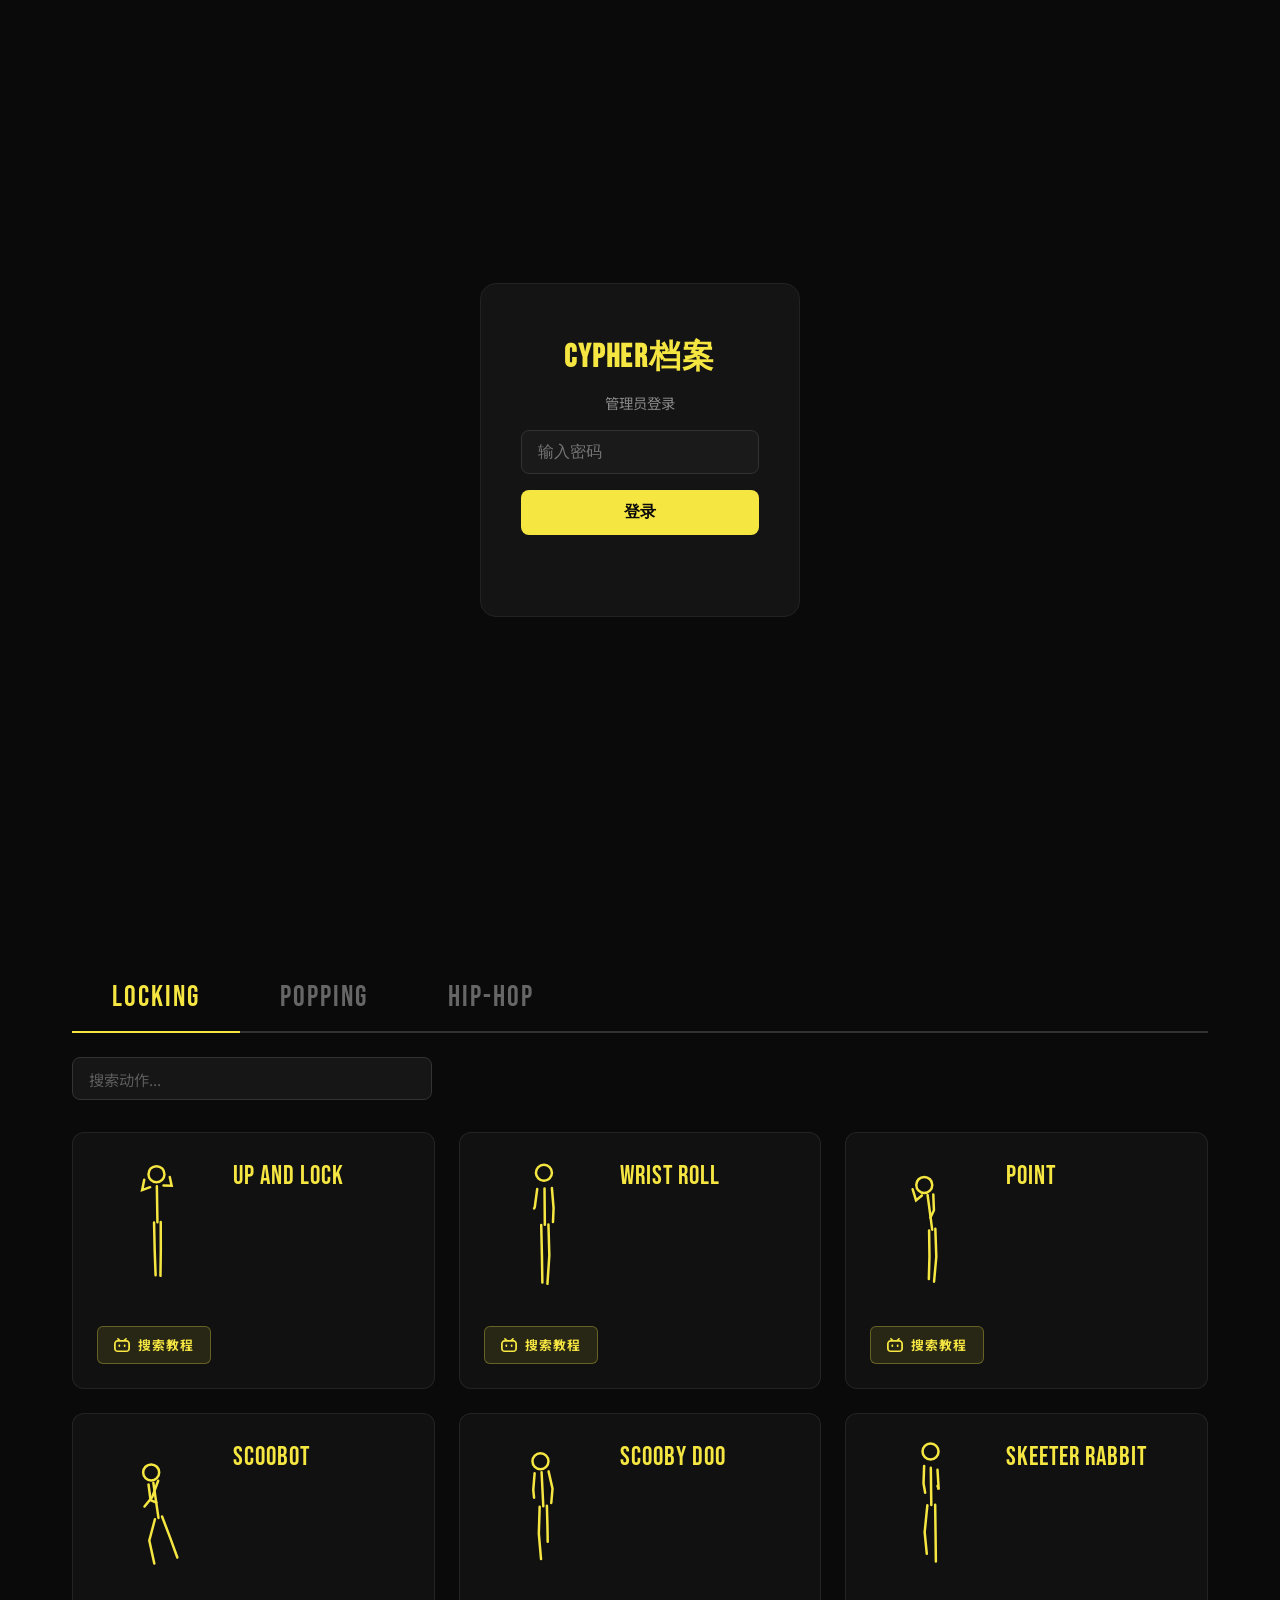
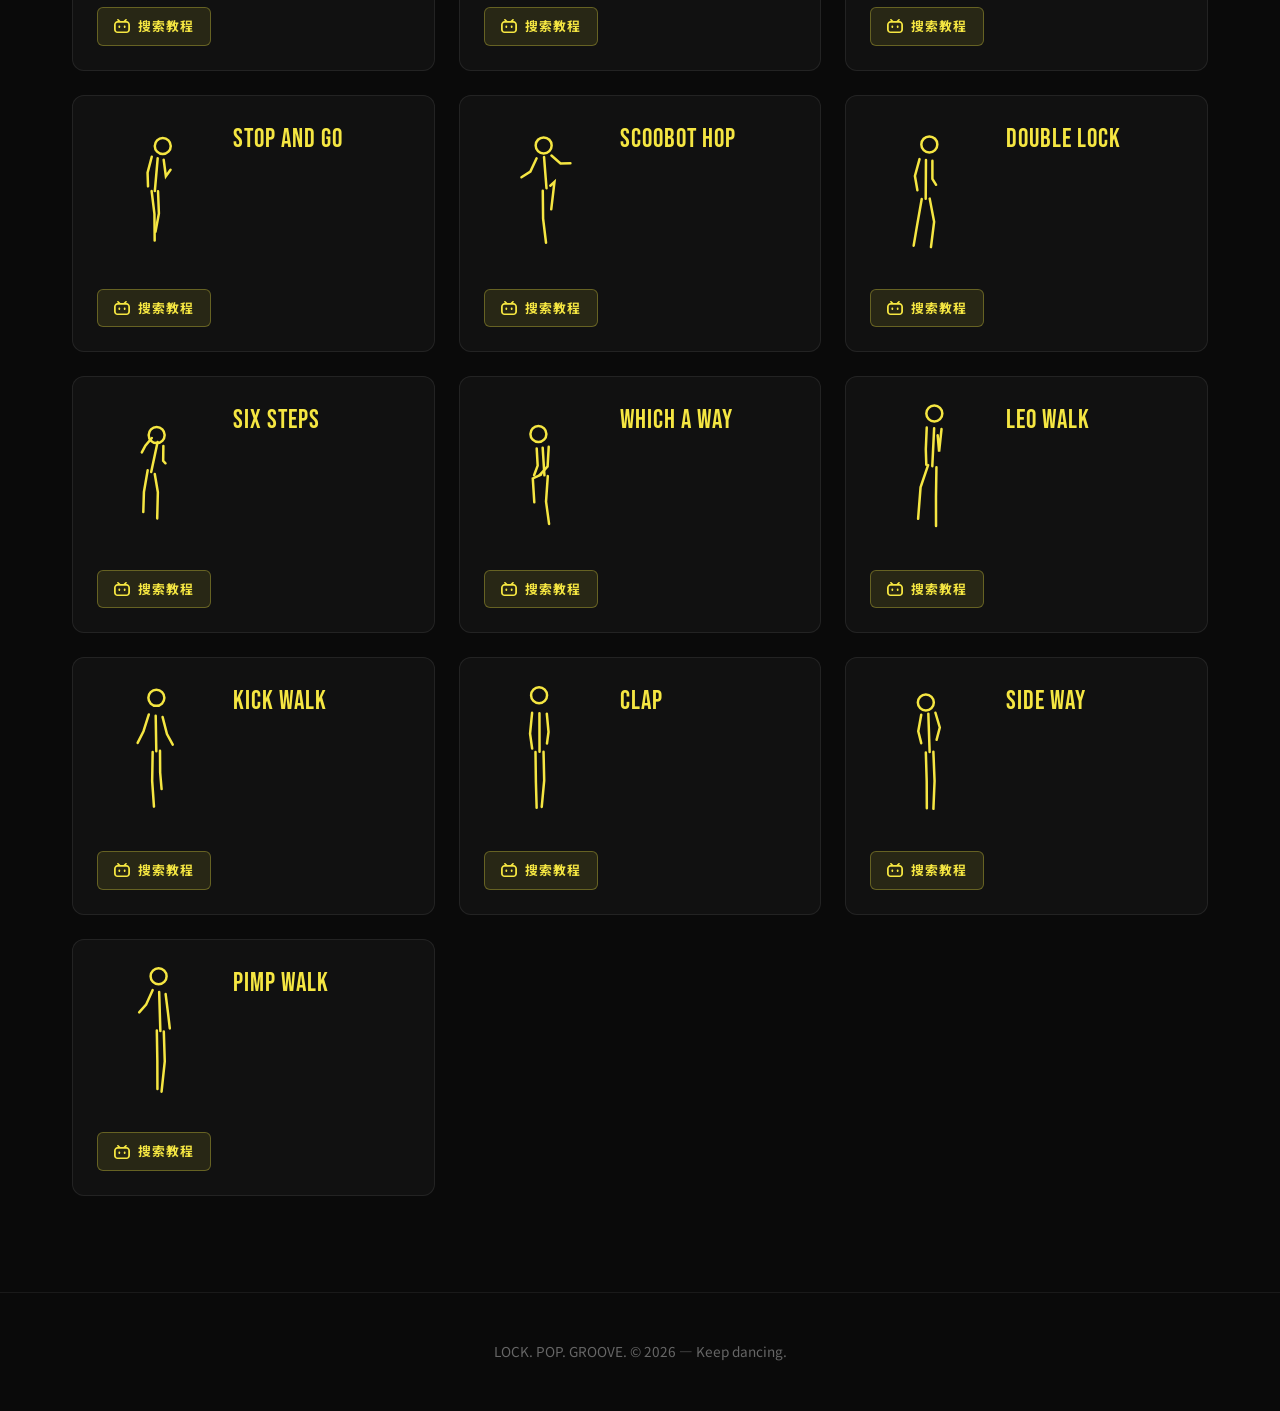
<file: public/index.html>
<!DOCTYPE html>
<html lang="zh-CN">
<head>
  <meta charset="UTF-8">
  <meta name="viewport" content="width=device-width, initial-scale=1.0">
  <title>LOCK. POP. GROOVE. — 街舞技巧档案</title>
  <link rel="icon" type="image/svg+xml" href="data:image/svg+xml,%3Csvg xmlns='http://www.w3.org/2000/svg' viewBox='0 0 32 32'%3E%3Crect width='32' height='32' rx='6' fill='%230a0a0a'/%3E%3Ccircle cx='16' cy='7' r='3' fill='%23f5e642'/%3E%3Cline x1='16' y1='10' x2='16' y2='20' stroke='%23f5e642' stroke-width='2' stroke-linecap='round'/%3E%3Cline x1='16' y1='13' x2='22' y2='10' stroke='%23f5e642' stroke-width='2' stroke-linecap='round'/%3E%3Cline x1='16' y1='13' x2='9' y2='16' stroke='%23f5e642' stroke-width='2' stroke-linecap='round'/%3E%3Cline x1='16' y1='20' x2='12' y2='28' stroke='%23f5e642' stroke-width='2' stroke-linecap='round'/%3E%3Cline x1='16' y1='20' x2='22' y2='26' stroke='%23f5e642' stroke-width='2' stroke-linecap='round'/%3E%3C/svg%3E">
  <link rel="stylesheet" href="fonts.css">
  <link rel="stylesheet" href="style.css">
  <style>body{opacity:0;transition:opacity .3s}body.fonts-ready{opacity:1}</style>
  <script>
  Promise.race([
    document.fonts.ready,
    new Promise(r => setTimeout(r, 2000))
  ]).then(() => document.body.classList.add('fonts-ready'));
  </script>
</head>
<body>
  <!-- Login Overlay -->
  <div class="login-overlay" id="loginOverlay">
    <div class="login-box">
      <h2 class="login-title">CYPHER档案</h2>
      <p class="login-subtitle">管理员登录</p>
      <input type="password" id="loginPassword" class="login-input" placeholder="输入密码" autocomplete="off">
      <button class="login-btn" id="loginBtn">登录</button>
      <p class="login-error" id="loginError"></p>
    </div>
  </div>

  <!-- Top Navigation -->
  <nav class="top-nav" id="topNav">
    <div class="nav-inner">
      <a href="#hero" class="nav-logo">CYPHER档案</a>
      <div class="nav-links">
        <a href="#styles" data-style="locking">Locking</a>
        <a href="#styles" data-style="popping">Popping</a>
        <a href="#styles" data-style="hiphop">Hip-Hop</a>
      </div>
      <div class="nav-actions">
        <button class="nav-compact-btn" id="compactMode">开启极简</button>
        <button class="nav-add-btn" id="addMoveBtn" title="添加动作">+</button>
        <button class="nav-api-btn" id="apiKeyBtn" title="API Key 管理">
        <svg viewBox="0 0 24 24" fill="none" stroke="currentColor" stroke-width="2" stroke-linecap="round" stroke-linejoin="round"><path d="M21 2l-2 2m-7.61 7.61a5.5 5.5 0 1 1-7.78 7.78 5.5 5.5 0 0 1 7.78-7.78zm0 0L15.5 7.5m0 0l3 3L22 7l-3-3m-3.5 3.5L19 4"/></svg>
      </button>
      </div>
    </div>
  </nav>

  <!-- Hero Section -->
  <section class="hero" id="hero">
    <div class="hero-content">
      <h1 class="hero-title">LOCK. POP. GROOVE.</h1>
      <p class="hero-subtitle">个人街舞技巧档案</p>
      <div class="hero-buttons">
        <button class="hero-btn" data-style="locking">LOCKING</button>
        <button class="hero-btn" data-style="popping">POPPING</button>
        <button class="hero-btn" data-style="hiphop">HIP-HOP</button>
      </div>
    </div>
  </section>

  <!-- Styles Section -->
  <section class="styles-section" id="styles">
    <div class="tabs">
      <button class="tab active" data-style="locking">Locking</button>
      <button class="tab" data-style="popping">Popping</button>
      <button class="tab" data-style="hiphop">Hip-Hop</button>
    </div>
    <div class="search-bar">
      <input type="text" id="moveSearch" placeholder="搜索动作..." autocomplete="off">
    </div>
    <div class="cards-container" id="cardsContainer"></div>
  </section>

  <footer class="footer">
    <p>LOCK. POP. GROOVE. &copy; 2026 — Keep dancing.</p>
  </footer>

  <!-- Edit Move Modal -->
  <div class="modal-overlay" id="editModal">
    <div class="modal">
      <div class="modal-header">
        <h2 class="modal-title">编辑动作</h2>
        <button class="modal-close" id="editModalClose">&times;</button>
      </div>
      <div class="modal-body">
        <div class="config-form">
          <label>动作名称<input type="text" id="editName" autocomplete="off"></label>
          <div class="field-with-ai">
            <label>描述<textarea id="editDesc" rows="3"></textarea></label>
            <button class="ai-field-btn" data-field="desc" title="AI 生成描述">AI</button>
          </div>
          <div class="field-with-ai">
            <label>练习建议（每行一条）<textarea id="editTips" rows="4"></textarea></label>
            <button class="ai-field-btn" data-field="tips" title="AI 生成建议">AI</button>
          </div>
          <div class="field-with-ai">
            <label>SVG 图示
              <div class="svg-edit-area">
                <textarea id="editSvg" rows="6" class="svg-code"></textarea>
                <div class="svg-preview" id="editSvgPreview"></div>
              </div>
            </label>
            <button class="ai-field-btn" data-field="svg" title="AI 生成 SVG">AI</button>
          </div>
          <div id="svgPicker" class="svg-picker" style="display:none">
            <div class="svg-picker-title">选择一个 SVG（点击选用）</div>
            <div class="svg-picker-grid" id="svgPickerGrid"></div>
            <button class="svg-picker-close" id="svgPickerClose">取消</button>
          </div>
        </div>
      </div>
      <div class="modal-footer">
        <button class="modal-btn" id="editSaveBtn">保存</button>
      </div>
    </div>
  </div>

  <!-- Add Move Modal -->
  <div class="modal-overlay" id="addMoveModal">
    <div class="modal">
      <div class="modal-header">
        <h2 class="modal-title">添加动作</h2>
        <button class="modal-close" id="addMoveModalClose">&times;</button>
      </div>
      <div class="modal-body">
        <div class="config-form">
          <label>动作英文名（每行一个，多行则批量导入）<textarea id="moveNameInput" rows="3" placeholder="如：Kick Ball Change&#10;Wrist Roll&#10;Skeeter Rabbit" autocomplete="off"></textarea></label>
          <label>舞种
            <select id="moveStyleSelect">
              <option value="locking">Locking</option>
              <option value="popping">Popping</option>
              <option value="hiphop">Hip-Hop</option>
            </select>
          </label>
        </div>
        <div class="modal-footer" id="generateActions">
          <button class="modal-btn" id="generateBtn">生成</button>
        </div>
        <div class="generate-loading" id="generateLoading" style="display:none">
          <div class="spinner"></div>
          <span>AI 生成中...</span>
        </div>
        <div class="preview-area" id="previewArea" style="display:none">
          <h3 class="preview-title">预览</h3>
          <div class="preview-card" id="previewCard"></div>
          <div class="modal-footer">
            <button class="modal-btn modal-btn-secondary" id="regenerateBtn">重新生成</button>
            <button class="modal-btn" id="confirmAddBtn">确认添加</button>
          </div>
        </div>
      </div>
    </div>
  </div>

  <!-- API Key Modal -->
  <div class="modal-overlay" id="apiModal">
    <div class="modal">
      <div class="modal-header">
        <h2 class="modal-title">API Key 管理</h2>
        <button class="modal-close" id="apiModalClose">&times;</button>
      </div>
      <div class="modal-body">
        <div class="config-selector">
          <select id="configSelect"></select>
          <button class="config-btn" id="configAdd" title="新增方案">+</button>
          <button class="config-btn config-btn-danger" id="configDelete" title="删除方案">&minus;</button>
        </div>
        <div class="config-form">
          <label>方案名称<input type="text" id="cfgName" placeholder="如：GLM 免费"></label>
          <label>API 地址<input type="text" id="cfgUrl" placeholder="https://api.openai.com/v1"></label>
          <label>API Key<input type="password" id="cfgKey" placeholder="sk-..."></label>
          <label>API 格式
            <select id="cfgFormat">
              <option value="openai">OpenAI 兼容</option>
              <option value="anthropic">Anthropic</option>
            </select>
          </label>
          <label>模型名称<input type="text" id="cfgModel" placeholder="gpt-4o / claude-sonnet-4-6"></label>
        </div>
      </div>
      <div class="modal-footer">
        <button class="modal-btn" id="configExport">导出</button>
        <button class="modal-btn" id="configImport">导入</button>
        <button class="modal-btn" id="configSave">保存</button>
      </div>
    </div>
  </div>

  <script src="app.js"></script>
</body>
</html>
</file>
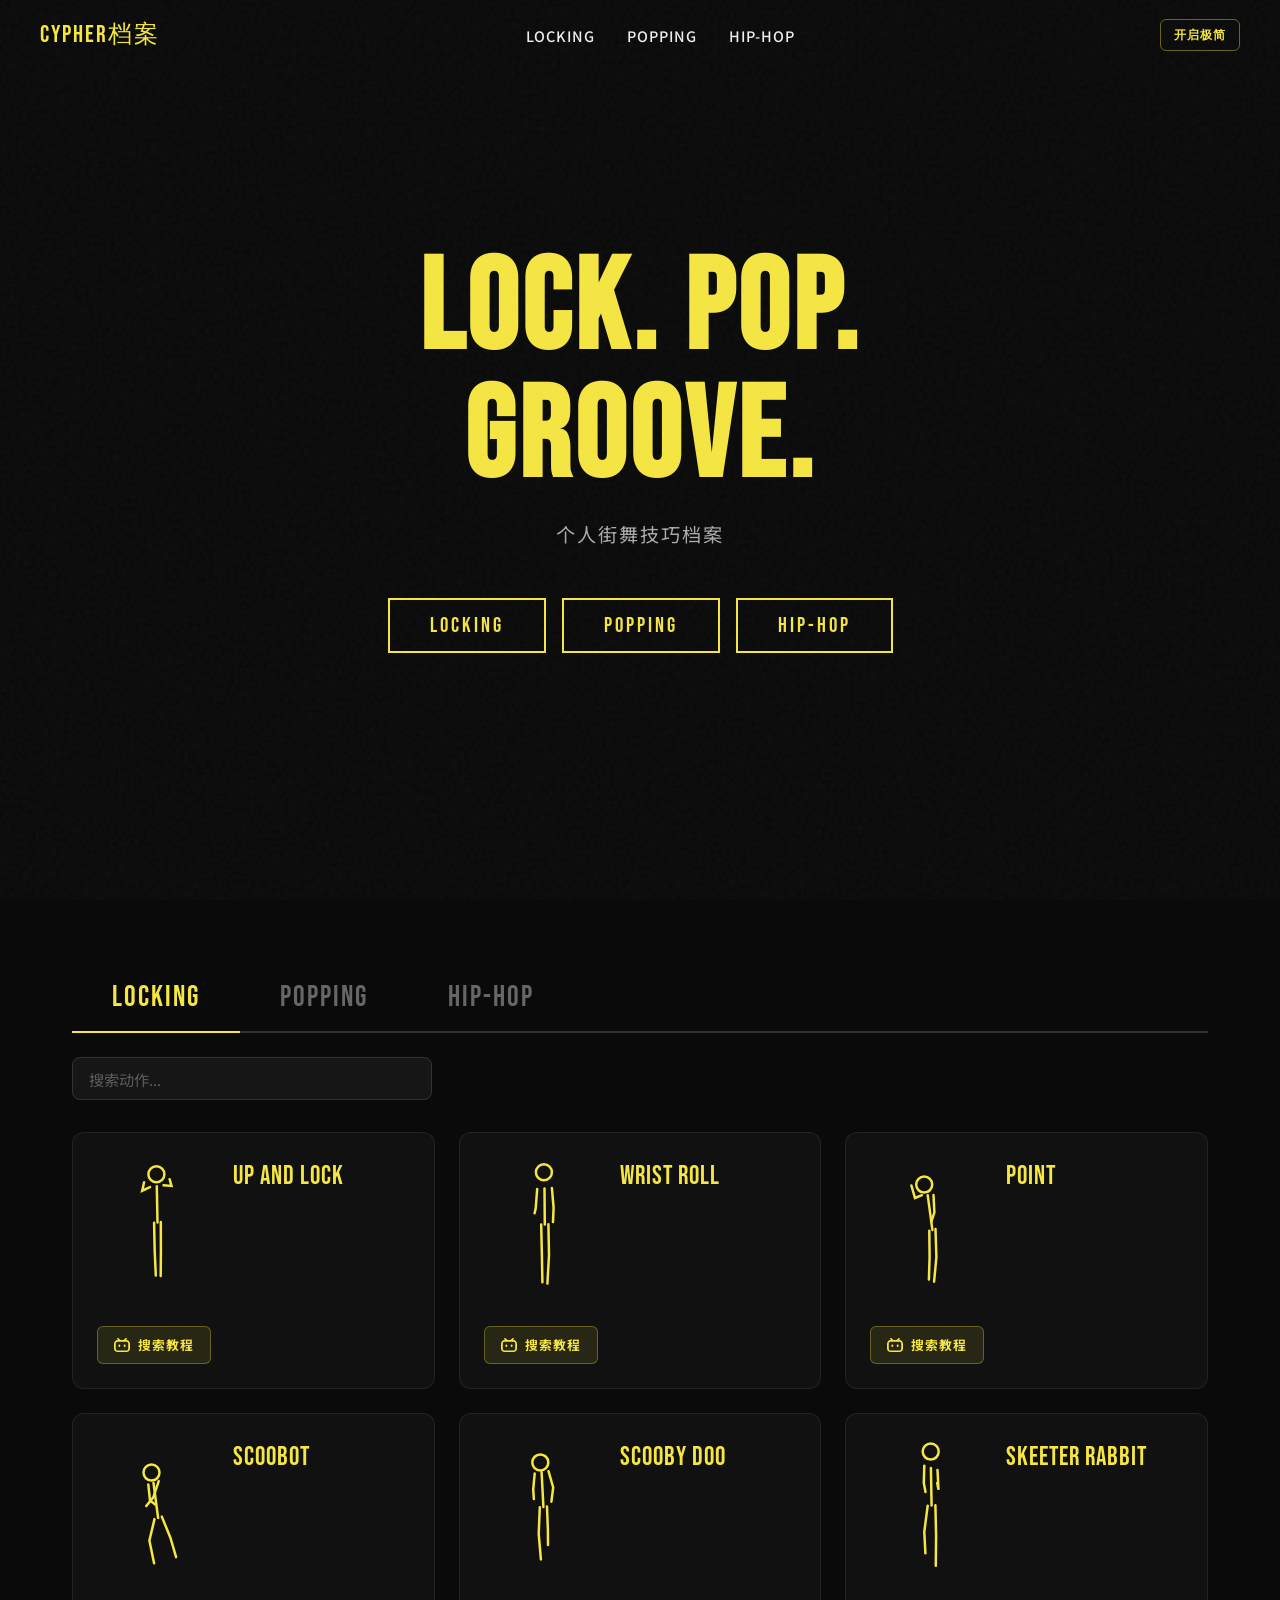
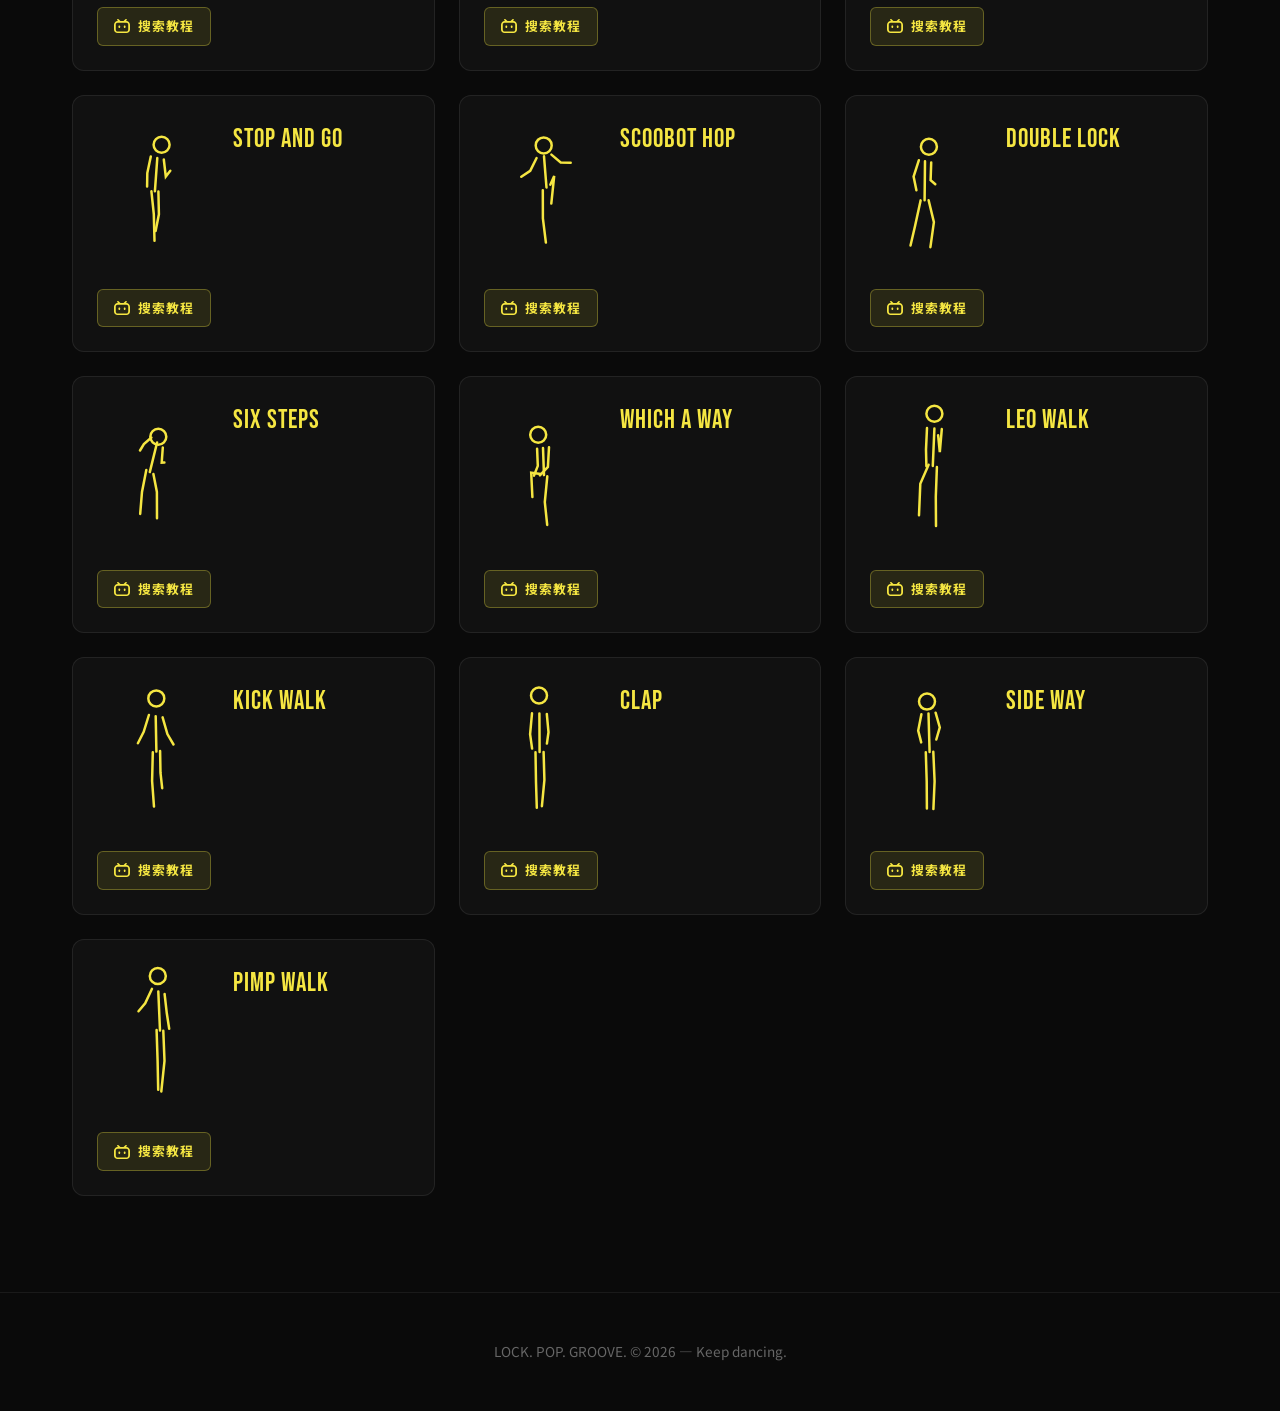
<file: public/visit.html>
<!DOCTYPE html>
<html lang="zh-CN">
<head>
  <meta charset="UTF-8">
  <meta name="viewport" content="width=device-width, initial-scale=1.0">
  <title>LOCK. POP. GROOVE. — 街舞技巧档案</title>
  <link rel="icon" type="image/svg+xml" href="data:image/svg+xml,%3Csvg xmlns='http://www.w3.org/2000/svg' viewBox='0 0 32 32'%3E%3Crect width='32' height='32' rx='6' fill='%230a0a0a'/%3E%3Ccircle cx='16' cy='7' r='3' fill='%23f5e642'/%3E%3Cline x1='16' y1='10' x2='16' y2='20' stroke='%23f5e642' stroke-width='2' stroke-linecap='round'/%3E%3Cline x1='16' y1='13' x2='22' y2='10' stroke='%23f5e642' stroke-width='2' stroke-linecap='round'/%3E%3Cline x1='16' y1='13' x2='9' y2='16' stroke='%23f5e642' stroke-width='2' stroke-linecap='round'/%3E%3Cline x1='16' y1='20' x2='12' y2='28' stroke='%23f5e642' stroke-width='2' stroke-linecap='round'/%3E%3Cline x1='16' y1='20' x2='22' y2='26' stroke='%23f5e642' stroke-width='2' stroke-linecap='round'/%3E%3C/svg%3E">
  <link rel="stylesheet" href="fonts.css">
  <link rel="stylesheet" href="style.css">
  <style>body{opacity:0;transition:opacity .3s}body.fonts-ready{opacity:1}</style>
  <script>
  Promise.race([
    document.fonts.ready,
    new Promise(r => setTimeout(r, 2000))
  ]).then(() => document.body.classList.add('fonts-ready'));
  </script>
</head>
<body>
  <!-- Top Navigation -->
  <nav class="top-nav" id="topNav">
    <div class="nav-inner">
      <a href="#hero" class="nav-logo">CYPHER档案</a>
      <div class="nav-links">
        <a href="#styles" data-style="locking">Locking</a>
        <a href="#styles" data-style="popping">Popping</a>
        <a href="#styles" data-style="hiphop">Hip-Hop</a>
      </div>
      <div class="nav-actions">
        <button class="nav-compact-btn" id="compactMode">开启极简</button>
      </div>
    </div>
  </nav>

  <!-- Hero Section -->
  <section class="hero" id="hero">
    <div class="hero-content">
      <h1 class="hero-title">LOCK. POP. GROOVE.</h1>
      <p class="hero-subtitle">个人街舞技巧档案</p>
      <div class="hero-buttons">
        <button class="hero-btn" data-style="locking">LOCKING</button>
        <button class="hero-btn" data-style="popping">POPPING</button>
        <button class="hero-btn" data-style="hiphop">HIP-HOP</button>
      </div>
    </div>
  </section>

  <!-- Styles Section -->
  <section class="styles-section" id="styles">
    <div class="tabs">
      <button class="tab active" data-style="locking">Locking</button>
      <button class="tab" data-style="popping">Popping</button>
      <button class="tab" data-style="hiphop">Hip-Hop</button>
    </div>
    <div class="search-bar">
      <input type="text" id="moveSearch" placeholder="搜索动作..." autocomplete="off">
    </div>
    <div class="cards-container" id="cardsContainer"></div>
  </section>

  <footer class="footer">
    <p>LOCK. POP. GROOVE. &copy; 2026 — Keep dancing.</p>
  </footer>

  <script src="visit-app.js"></script>
</body>
</html>
</file>
<file: public/fonts.css>
/* latin-ext */
@font-face {
  font-family: 'Bebas Neue';
  font-style: normal;
  font-weight: 400;
  font-display: swap;
  src: url(fonts/9e02b6f3096a.woff2) format('woff2');
  unicode-range: U+0100-02BA, U+02BD-02C5, U+02C7-02CC, U+02CE-02D7, U+02DD-02FF, U+0304, U+0308, U+0329, U+1D00-1DBF, U+1E00-1E9F, U+1EF2-1EFF, U+2020, U+20A0-20AB, U+20AD-20C0, U+2113, U+2C60-2C7F, U+A720-A7FF;
}
/* latin */
@font-face {
  font-family: 'Bebas Neue';
  font-style: normal;
  font-weight: 400;
  font-display: swap;
  src: url(fonts/e81257e98972.woff2) format('woff2');
  unicode-range: U+0000-00FF, U+0131, U+0152-0153, U+02BB-02BC, U+02C6, U+02DA, U+02DC, U+0304, U+0308, U+0329, U+2000-206F, U+20AC, U+2122, U+2191, U+2193, U+2212, U+2215, U+FEFF, U+FFFD;
}
/* latin-ext */
@font-face {
  font-family: 'DM Sans';
  font-style: normal;
  font-weight: 400;
  font-display: swap;
  src: url(fonts/b38d5bb13528.woff2) format('woff2');
  unicode-range: U+0100-02BA, U+02BD-02C5, U+02C7-02CC, U+02CE-02D7, U+02DD-02FF, U+0304, U+0308, U+0329, U+1D00-1DBF, U+1E00-1E9F, U+1EF2-1EFF, U+2020, U+20A0-20AB, U+20AD-20C0, U+2113, U+2C60-2C7F, U+A720-A7FF;
}
/* latin */
@font-face {
  font-family: 'DM Sans';
  font-style: normal;
  font-weight: 400;
  font-display: swap;
  src: url(fonts/ed656a5d8379.woff2) format('woff2');
  unicode-range: U+0000-00FF, U+0131, U+0152-0153, U+02BB-02BC, U+02C6, U+02DA, U+02DC, U+0304, U+0308, U+0329, U+2000-206F, U+20AC, U+2122, U+2191, U+2193, U+2212, U+2215, U+FEFF, U+FFFD;
}
/* latin-ext */
@font-face {
  font-family: 'DM Sans';
  font-style: normal;
  font-weight: 500;
  font-display: swap;
  src: url(fonts/b38d5bb13528.woff2) format('woff2');
  unicode-range: U+0100-02BA, U+02BD-02C5, U+02C7-02CC, U+02CE-02D7, U+02DD-02FF, U+0304, U+0308, U+0329, U+1D00-1DBF, U+1E00-1E9F, U+1EF2-1EFF, U+2020, U+20A0-20AB, U+20AD-20C0, U+2113, U+2C60-2C7F, U+A720-A7FF;
}
/* latin */
@font-face {
  font-family: 'DM Sans';
  font-style: normal;
  font-weight: 500;
  font-display: swap;
  src: url(fonts/ed656a5d8379.woff2) format('woff2');
  unicode-range: U+0000-00FF, U+0131, U+0152-0153, U+02BB-02BC, U+02C6, U+02DA, U+02DC, U+0304, U+0308, U+0329, U+2000-206F, U+20AC, U+2122, U+2191, U+2193, U+2212, U+2215, U+FEFF, U+FFFD;
}
/* latin-ext */
@font-face {
  font-family: 'DM Sans';
  font-style: normal;
  font-weight: 700;
  font-display: swap;
  src: url(fonts/b38d5bb13528.woff2) format('woff2');
  unicode-range: U+0100-02BA, U+02BD-02C5, U+02C7-02CC, U+02CE-02D7, U+02DD-02FF, U+0304, U+0308, U+0329, U+1D00-1DBF, U+1E00-1E9F, U+1EF2-1EFF, U+2020, U+20A0-20AB, U+20AD-20C0, U+2113, U+2C60-2C7F, U+A720-A7FF;
}
/* latin */
@font-face {
  font-family: 'DM Sans';
  font-style: normal;
  font-weight: 700;
  font-display: swap;
  src: url(fonts/ed656a5d8379.woff2) format('woff2');
  unicode-range: U+0000-00FF, U+0131, U+0152-0153, U+02BB-02BC, U+02C6, U+02DA, U+02DC, U+0304, U+0308, U+0329, U+2000-206F, U+20AC, U+2122, U+2191, U+2193, U+2212, U+2215, U+FEFF, U+FFFD;
}
@font-face {
  font-family: 'Noto Sans SC';
  font-style: normal;
  font-weight: 400;
  font-display: swap;
  src: url(fonts/78327d494ff1.woff2) format('woff2');
  unicode-range: U+1f1e9-1f1f5, U+1f1f7-1f1ff, U+1f21a, U+1f232, U+1f234-1f237, U+1f250-1f251, U+1f300, U+1f302-1f308, U+1f30a-1f311, U+1f315, U+1f319-1f320, U+1f324, U+1f327, U+1f32a, U+1f32c-1f32d, U+1f330-1f357, U+1f359-1f37e;
}
@font-face {
  font-family: 'Noto Sans SC';
  font-style: normal;
  font-weight: 400;
  font-display: swap;
  src: url(fonts/fc8ad4e8f47e.woff2) format('woff2');
  unicode-range: U+fee3, U+fef3, U+ff03-ff04, U+ff07, U+ff0a, U+ff17-ff19, U+ff1c-ff1d, U+ff20-ff3a, U+ff3c, U+ff3e-ff5b, U+ff5d, U+ff61-ff65, U+ff67-ff6a, U+ff6c, U+ff6f-ff78, U+ff7a-ff7d, U+ff80-ff84, U+ff86, U+ff89-ff8e, U+ff92, U+ff97-ff9b, U+ff9d-ff9f, U+ffe0-ffe4, U+ffe6, U+ffe9, U+ffeb, U+ffed, U+fffc, U+1f004, U+1f170-1f171, U+1f192-1f195, U+1f198-1f19a, U+1f1e6-1f1e8;
}
@font-face {
  font-family: 'Noto Sans SC';
  font-style: normal;
  font-weight: 400;
  font-display: swap;
  src: url(fonts/1ea2226f861b.woff2) format('woff2');
  unicode-range: U+f0a7, U+f0b2, U+f0b7, U+f0c9, U+f0d8, U+f0da, U+f0dc-f0dd, U+f0e0, U+f0e6, U+f0eb, U+f0fc, U+f101, U+f104-f105, U+f107, U+f10b, U+f11b, U+f14b, U+f18a, U+f193, U+f1d6-f1d7, U+f244, U+f27a, U+f296, U+f2ae, U+f471, U+f4b3, U+f610-f611, U+f880-f881, U+f8ec, U+f8f5, U+f8ff, U+f901, U+f90a, U+f92c-f92d, U+f934, U+f937, U+f941, U+f965, U+f967, U+f969, U+f96b, U+f96f, U+f974, U+f978-f979, U+f97e, U+f981, U+f98a, U+f98e, U+f997, U+f99c, U+f9b2, U+f9b5, U+f9ba, U+f9be, U+f9ca, U+f9d0-f9d1, U+f9dd, U+f9e0-f9e1, U+f9e4, U+f9f7, U+fa00-fa01, U+fa08, U+fa0a, U+fa11, U+fb01-fb02, U+fdfc, U+fe0e, U+fe30-fe31, U+fe33-fe44, U+fe49-fe52, U+fe54-fe57, U+fe59-fe66, U+fe68-fe6b, U+fe8e, U+fe92-fe93, U+feae, U+feb8, U+fecb-fecc, U+fee0;
}
@font-face {
  font-family: 'Noto Sans SC';
  font-style: normal;
  font-weight: 400;
  font-display: swap;
  src: url(fonts/078fee8c268f.woff2) format('woff2');
  unicode-range: U+9f83, U+9f85-9f8d, U+9f90-9f91, U+9f94-9f96, U+9f98, U+9f9b-9f9c, U+9f9e, U+9fa0, U+9fa2, U+9ff0-9fff, U+a001, U+a007, U+a025, U+a046-a047, U+a057, U+a072, U+a078-a079, U+a083, U+a085, U+a100, U+a118, U+a132, U+a134, U+a1f4, U+a242, U+a4a6, U+a4aa, U+a4b0-a4b1, U+a4b3, U+a9c1-a9c2, U+ac00-ac01, U+ac04, U+ac08, U+ac10-ac11, U+ac13-ac16, U+ac19, U+ac1c-ac1d, U+ac24, U+ac70-ac71, U+ac74, U+ac77-ac78, U+ac80-ac81, U+ac83, U+ac8c, U+ac90, U+ac9f-aca0, U+aca8-aca9, U+acac, U+acb0, U+acbd, U+acc1, U+acc4, U+ace0-ace1, U+ace4, U+ace8, U+acf3, U+acf5, U+acfc-acfd, U+ad00, U+ad0c, U+ad11, U+ad1c, U+ad34, U+ad50, U+ad64, U+ad6c, U+ad70, U+ad74, U+ad7f, U+ad81, U+ad8c, U+adc0, U+adc8, U+addc, U+ade0, U+adf8-adf9, U+adfc, U+ae00, U+ae08-ae09, U+ae0b, U+ae30, U+ae34, U+ae38, U+ae40, U+ae4a, U+ae4c, U+ae54, U+ae68, U+aebc, U+aed8, U+af2c-af2d;
}
@font-face {
  font-family: 'Noto Sans SC';
  font-style: normal;
  font-weight: 400;
  font-display: swap;
  src: url(fonts/3ead53cc1915.woff2) format('woff2');
  unicode-range: U+9e30-9e33, U+9e35-9e3b, U+9e3e, U+9e40-9e44, U+9e46-9e4e, U+9e51, U+9e53, U+9e55-9e58, U+9e5a-9e5c, U+9e5e-9e63, U+9e66-9e6e, U+9e71, U+9e73, U+9e75, U+9e78-9e79, U+9e7c-9e7e, U+9e82, U+9e86-9e88, U+9e8b-9e8c, U+9e90-9e91, U+9e93, U+9e95, U+9e97, U+9e9d, U+9ea4-9ea5, U+9ea9-9eaa, U+9eb4-9eb5, U+9eb8-9eba, U+9ebc-9ebf, U+9ec3, U+9ec9, U+9ecd, U+9ed0, U+9ed2-9ed3, U+9ed5-9ed6, U+9ed9, U+9edc-9edd, U+9edf-9ee0, U+9ee2, U+9ee5, U+9ee7-9eea, U+9eef, U+9ef1, U+9ef3-9ef4, U+9ef6, U+9ef9, U+9efb-9efc, U+9efe, U+9f0b, U+9f0d, U+9f10, U+9f14, U+9f17, U+9f19, U+9f22, U+9f29, U+9f2c, U+9f2f, U+9f31, U+9f37, U+9f39, U+9f3d-9f3e, U+9f41, U+9f4a-9f4b, U+9f51-9f52, U+9f61-9f63, U+9f66-9f67, U+9f80-9f81;
}
@font-face {
  font-family: 'Noto Sans SC';
  font-style: normal;
  font-weight: 400;
  font-display: swap;
  src: url(fonts/fde9a9b1542e.woff2) format('woff2');
  unicode-range: U+9c82-9c83, U+9c85-9c8c, U+9c8e-9c92, U+9c94-9c9b, U+9c9e-9ca3, U+9ca5-9ca7, U+9ca9, U+9cab, U+9cad-9cae, U+9cb1-9cb7, U+9cb9-9cbd, U+9cbf-9cc0, U+9cc3, U+9cc5-9cc7, U+9cc9-9cd1, U+9cd3-9cda, U+9cdc-9cdd, U+9cdf, U+9ce1-9ce3, U+9ce5, U+9ce9, U+9cee-9cef, U+9cf3-9cf4, U+9cf6, U+9cfc-9cfd, U+9d02, U+9d08-9d09, U+9d12, U+9d1b, U+9d1e, U+9d26, U+9d28, U+9d37, U+9d3b, U+9d3f, U+9d51, U+9d59, U+9d5c-9d5d, U+9d5f-9d61, U+9d6c, U+9d70, U+9d72, U+9d7a, U+9d7e, U+9d84, U+9d89, U+9d8f, U+9d92, U+9daf, U+9db4, U+9db8, U+9dbc, U+9dc4, U+9dc7, U+9dc9, U+9dd7, U+9ddf, U+9df2, U+9df9-9dfa, U+9e0a, U+9e11, U+9e1a, U+9e1e, U+9e20, U+9e22, U+9e28-9e2c, U+9e2e-9e2f;
}
@font-face {
  font-family: 'Noto Sans SC';
  font-style: normal;
  font-weight: 400;
  font-display: swap;
  src: url(fonts/be8e54052c05.woff2) format('woff2');
  unicode-range: U+9a80, U+9a83, U+9a85, U+9a88-9a8a, U+9a8d-9a8e, U+9a90, U+9a92-9a93, U+9a95-9a96, U+9a98-9a99, U+9a9b-9aa2, U+9aa5, U+9aa7, U+9aaf-9ab1, U+9ab5-9ab6, U+9ab9-9aba, U+9ac0-9ac4, U+9ac8, U+9acb-9acc, U+9ace-9acf, U+9ad1-9ad2, U+9ad9, U+9adf, U+9ae1, U+9ae3, U+9aea-9aeb, U+9aed-9aef, U+9af4, U+9af9, U+9afb, U+9b03-9b04, U+9b06, U+9b08, U+9b0d, U+9b0f-9b10, U+9b13, U+9b18, U+9b1a, U+9b1f, U+9b22-9b23, U+9b25, U+9b27-9b28, U+9b2a, U+9b2f, U+9b31-9b32, U+9b3b, U+9b43, U+9b46-9b49, U+9b4d-9b4e, U+9b51, U+9b56, U+9b58, U+9b5a, U+9b5c, U+9b5f, U+9b61-9b62, U+9b6f, U+9b77, U+9b80, U+9b88, U+9b8b, U+9b8e, U+9b91, U+9b9f-9ba0, U+9ba8, U+9baa-9bab, U+9bad-9bae, U+9bb0-9bb1, U+9bb8, U+9bc9-9bca, U+9bd3, U+9bd6, U+9bdb, U+9be8, U+9bf0-9bf1, U+9c02, U+9c10, U+9c15, U+9c24, U+9c2d, U+9c32, U+9c39, U+9c3b, U+9c40, U+9c47-9c49, U+9c53, U+9c57, U+9c64, U+9c72, U+9c77-9c78, U+9c7b, U+9c7f-9c80;
}
@font-face {
  font-family: 'Noto Sans SC';
  font-style: normal;
  font-weight: 400;
  font-display: swap;
  src: url(fonts/12fa940aa72f.woff2) format('woff2');
  unicode-range: U+98dd, U+98e1-98e2, U+98e7-98ea, U+98ec, U+98ee-98ef, U+98f2, U+98f4, U+98fc-98fe, U+9903, U+9905, U+9908, U+990a, U+990c-990d, U+9913-9914, U+9918, U+991a-991b, U+991e, U+9921, U+9928, U+992c, U+992e, U+9935, U+9938-9939, U+993d-993e, U+9945, U+994b-994c, U+9951-9952, U+9954-9955, U+9957, U+995e, U+9963, U+9966-9969, U+996b-996c, U+996f, U+9974-9975, U+9977-9979, U+997d-997e, U+9980-9981, U+9983-9984, U+9987, U+998a-998b, U+998d-9991, U+9993-9995, U+9997-9998, U+99a5, U+99ab, U+99ad-99ae, U+99b1, U+99b3-99b4, U+99bc, U+99bf, U+99c1, U+99c3-99c6, U+99cc, U+99d0, U+99d2, U+99d5, U+99db, U+99dd, U+99e1, U+99ed, U+99f1, U+99ff, U+9a01, U+9a03-9a04, U+9a0e-9a0f, U+9a11-9a13, U+9a19, U+9a1b, U+9a28, U+9a2b, U+9a30, U+9a32, U+9a37, U+9a40, U+9a45, U+9a4a, U+9a4d-9a4e, U+9a52, U+9a55, U+9a57, U+9a5a-9a5b, U+9a5f, U+9a62, U+9a65, U+9a69, U+9a6b, U+9a6e, U+9a75, U+9a77-9a7a, U+9a7d;
}
@font-face {
  font-family: 'Noto Sans SC';
  font-style: normal;
  font-weight: 400;
  font-display: swap;
  src: url(fonts/e03e87ad0d45.woff2) format('woff2');
  unicode-range: U+975b-975c, U+9763, U+9765-9766, U+976c-976d, U+9773, U+9776, U+977a, U+977c, U+9784-9785, U+978e-978f, U+9791-9792, U+9794-9795, U+9798, U+979a, U+979e, U+97a3, U+97a5-97a6, U+97a8, U+97ab-97ac, U+97ae-97af, U+97b2, U+97b4, U+97c6, U+97cb-97cc, U+97d3, U+97d8, U+97dc, U+97e1, U+97ea-97eb, U+97ee, U+97fb, U+97fe-97ff, U+9801-9803, U+9805-9806, U+9808, U+980c, U+9810-9814, U+9817-9818, U+981e, U+9820-9821, U+9824, U+9828, U+982b-982d, U+9830, U+9834, U+9838-9839, U+983c, U+9846, U+984d-984f, U+9851-9852, U+9854-9855, U+9857-9858, U+985a-985b, U+9862-9863, U+9865, U+9867, U+986b, U+986f-9871, U+9877-9878, U+987c, U+9880, U+9883, U+9885, U+9889, U+988b-988f, U+9893-9895, U+9899-989b, U+989e-989f, U+98a1-98a2, U+98a5-98a7, U+98a9, U+98af, U+98b1, U+98b6, U+98ba, U+98be, U+98c3-98c4, U+98c6-98c8, U+98cf-98d6, U+98da-98db;
}
@font-face {
  font-family: 'Noto Sans SC';
  font-style: normal;
  font-weight: 400;
  font-display: swap;
  src: url(fonts/1b27ed20d2a6.woff2) format('woff2');
  unicode-range: U+95c4-95ca, U+95cc-95cd, U+95d4-95d6, U+95d8, U+95e1-95e2, U+95e9, U+95f0-95f1, U+95f3, U+95f6, U+95fc, U+95fe-95ff, U+9602-9604, U+9606-960d, U+960f, U+9611-9613, U+9615-9617, U+9619-961b, U+961d, U+9621, U+9628, U+962f, U+963c-963e, U+9641-9642, U+9649, U+9654, U+965b-965f, U+9661, U+9663, U+9665, U+9667-9668, U+966c, U+9670, U+9672-9674, U+9678, U+967a, U+967d, U+9682, U+9685, U+9688, U+968a, U+968d-968e, U+9695, U+9697-9698, U+969e, U+96a0, U+96a3-96a4, U+96a8, U+96aa, U+96b0-96b1, U+96b3-96b4, U+96b7-96b9, U+96bb-96bd, U+96c9, U+96cb, U+96ce, U+96d1-96d2, U+96d6, U+96d9, U+96db-96dc, U+96de, U+96e0, U+96e3, U+96e9, U+96eb, U+96f0-96f2, U+96f9, U+96ff, U+9701-9702, U+9705, U+9708, U+970a, U+970e-970f, U+9711, U+9719, U+9727, U+972a, U+972d, U+9730, U+973d, U+9742, U+9744, U+9748-9749, U+9750-9751, U+975a;
}
@font-face {
  font-family: 'Noto Sans SC';
  font-style: normal;
  font-weight: 400;
  font-display: swap;
  src: url(fonts/f4d225a106f8.woff2) format('woff2');
  unicode-range: U+94f5, U+94f7, U+94f9, U+94fb-94fd, U+94ff, U+9503-9504, U+9506-9507, U+9509-950a, U+950d-950f, U+9511-9518, U+951a-9520, U+9522, U+9528-952d, U+9530-953a, U+953c-953f, U+9543-9546, U+9548-9550, U+9552-9555, U+9557-955b, U+955d-9568, U+956a-956d, U+9570-9574, U+9583, U+9586, U+9589, U+958e-958f, U+9591-9592, U+9594, U+9598-9599, U+959e-95a0, U+95a2-95a6, U+95a8-95b2, U+95b4, U+95b8-95c3;
}
@font-face {
  font-family: 'Noto Sans SC';
  font-style: normal;
  font-weight: 400;
  font-display: swap;
  src: url(fonts/4bc2e39cc007.woff2) format('woff2');
  unicode-range: U+941c-942b, U+942d-942e, U+9432-9433, U+9435, U+9438, U+943a, U+943e, U+9444, U+944a, U+9451-9452, U+945a, U+9462-9463, U+9465, U+9470-9487, U+948a-9492, U+9494-9498, U+949a, U+949c-949d, U+94a1, U+94a3-94a4, U+94a8, U+94aa-94ad, U+94af, U+94b2, U+94b4-94ba, U+94bc-94c0, U+94c4, U+94c6-94db, U+94de-94ec, U+94ee-94f1, U+94f3;
}
@font-face {
  font-family: 'Noto Sans SC';
  font-style: normal;
  font-weight: 400;
  font-display: swap;
  src: url(fonts/e6da8b4c0b21.woff2) format('woff2');
  unicode-range: U+92ec-92ed, U+92f0, U+92f3, U+92f8, U+92fc, U+9304, U+9306, U+9310, U+9312, U+9315, U+9318, U+931a, U+931e, U+9320-9322, U+9324, U+9326-9329, U+932b-932c, U+932f, U+9331-9332, U+9335-9336, U+933e, U+9340-9341, U+934a-9360, U+9362-9363, U+9365-936b, U+936e, U+9375, U+937e, U+9382, U+938a, U+938c, U+938f, U+9393-9394, U+9396-9397, U+939a, U+93a2, U+93a7, U+93ac-93cd, U+93d0-93d1, U+93d6-93d8, U+93de-93df, U+93e1-93e2, U+93e4, U+93f8, U+93fb, U+93fd, U+940e-941a;
}
@font-face {
  font-family: 'Noto Sans SC';
  font-style: normal;
  font-weight: 400;
  font-display: swap;
  src: url(fonts/885204d57cba.woff2) format('woff2');
  unicode-range: U+9163-9164, U+9169, U+9170, U+9172, U+9174, U+9179-917a, U+917d-917e, U+9182-9183, U+9185, U+918c-918d, U+9190-9191, U+919a, U+919c, U+91a1-91a4, U+91a8, U+91aa-91af, U+91b4-91b5, U+91b8, U+91ba, U+91be, U+91c0-91c1, U+91c6, U+91c8, U+91cb, U+91d0, U+91d2, U+91d7-91d8, U+91dd, U+91e3, U+91e6-91e7, U+91ed, U+91f0, U+91f5, U+91f9, U+9200, U+9205, U+9207-920a, U+920d-920e, U+9210, U+9214-9215, U+921c, U+921e, U+9221, U+9223-9227, U+9229-922a, U+922d, U+9234-9235, U+9237, U+9239-923a, U+923c-9240, U+9244-9246, U+9249, U+924e-924f, U+9251, U+9253, U+9257, U+925b, U+925e, U+9262, U+9264-9266, U+9268, U+926c, U+926f, U+9271, U+927b, U+927e, U+9280, U+9283, U+9285-928a, U+928e, U+9291, U+9293, U+9296, U+9298, U+929c-929d, U+92a8, U+92ab-92ae, U+92b3, U+92b6-92b7, U+92b9, U+92c1, U+92c5-92c6, U+92c8, U+92cc, U+92d0, U+92d2, U+92e4, U+92ea;
}
@font-face {
  font-family: 'Noto Sans SC';
  font-style: normal;
  font-weight: 400;
  font-display: swap;
  src: url(fonts/60efa6db501d.woff2) format('woff2');
  unicode-range: U+9004, U+900b, U+9011, U+9015-9016, U+901e, U+9021, U+9026, U+902d, U+902f, U+9031, U+9035-9036, U+9039-903a, U+9041, U+9044-9046, U+904a, U+904f-9052, U+9054-9055, U+9058-9059, U+905b-905e, U+9060-9062, U+9068-9069, U+906f, U+9072, U+9074, U+9076-907a, U+907c-907d, U+9081, U+9083, U+9085, U+9087-908b, U+908f, U+9095, U+9097, U+9099-909b, U+909d, U+90a0-90a1, U+90a8-90a9, U+90ac, U+90b0, U+90b2-90b4, U+90b6, U+90b8, U+90ba, U+90bd-90be, U+90c3-90c5, U+90c7-90c8, U+90cf-90d0, U+90d3, U+90d5, U+90d7, U+90da-90dc, U+90de, U+90e2, U+90e4, U+90e6-90e7, U+90ea-90eb, U+90ef, U+90f4-90f5, U+90f7, U+90fe-9100, U+9104, U+9109, U+910c, U+9112, U+9114-9115, U+9118, U+911c, U+911e, U+9120, U+9122-9123, U+9127, U+912d, U+912f-9132, U+9139-913a, U+9143, U+9146, U+9149-914a, U+914c, U+914e-9150, U+9154, U+9157, U+915a, U+915d-915e, U+9161-9162;
}
@font-face {
  font-family: 'Noto Sans SC';
  font-style: normal;
  font-weight: 400;
  font-display: swap;
  src: url(fonts/19f88381f063.woff2) format('woff2');
  unicode-range: U+8e41-8e42, U+8e47, U+8e49-8e4b, U+8e50-8e53, U+8e59-8e5a, U+8e5f-8e60, U+8e64, U+8e69, U+8e6c, U+8e70, U+8e74, U+8e76, U+8e7a-8e7c, U+8e7f, U+8e84-8e85, U+8e87, U+8e89, U+8e8b, U+8e8d, U+8e8f-8e90, U+8e94, U+8e99, U+8e9c, U+8e9e, U+8eaa, U+8eac, U+8eb0, U+8eb6, U+8ec0, U+8ec6, U+8eca-8ece, U+8ed2, U+8eda, U+8edf, U+8ee2, U+8eeb, U+8ef8, U+8efb-8efe, U+8f03, U+8f09, U+8f0b, U+8f12-8f15, U+8f1b, U+8f1d, U+8f1f, U+8f29-8f2a, U+8f2f, U+8f36, U+8f38, U+8f3b, U+8f3e-8f3f, U+8f44-8f45, U+8f49, U+8f4d-8f4e, U+8f5f, U+8f6b, U+8f6d, U+8f71-8f73, U+8f75-8f76, U+8f78-8f7a, U+8f7c, U+8f7e, U+8f81-8f82, U+8f84, U+8f87, U+8f8a-8f8b, U+8f8d-8f8f, U+8f94-8f95, U+8f97-8f9a, U+8fa6, U+8fad-8faf, U+8fb2, U+8fb5-8fb7, U+8fba-8fbc, U+8fbf, U+8fc2, U+8fcb, U+8fcd, U+8fd3, U+8fd5, U+8fd7, U+8fda, U+8fe2-8fe5, U+8fe8-8fe9, U+8fee, U+8ff3-8ff4, U+8ff8, U+8ffa;
}
@font-face {
  font-family: 'Noto Sans SC';
  font-style: normal;
  font-weight: 400;
  font-display: swap;
  src: url(fonts/16a203518d2e.woff2) format('woff2');
  unicode-range: U+8cbd, U+8cbf-8cc4, U+8cc7-8cc8, U+8cca, U+8ccd, U+8cd1, U+8cd3, U+8cdb-8cdc, U+8cde, U+8ce0, U+8ce2-8ce4, U+8ce6-8ce8, U+8cea, U+8ced, U+8cf4, U+8cf8, U+8cfa, U+8cfc-8cfd, U+8d04-8d05, U+8d07-8d08, U+8d0a, U+8d0d, U+8d0f, U+8d13-8d14, U+8d16, U+8d1b, U+8d20, U+8d30, U+8d32-8d33, U+8d36, U+8d3b, U+8d3d, U+8d40, U+8d42-8d43, U+8d45-8d46, U+8d48-8d4a, U+8d4d, U+8d51, U+8d53, U+8d55, U+8d59, U+8d5c-8d5d, U+8d5f, U+8d61, U+8d66-8d67, U+8d6a, U+8d6d, U+8d71, U+8d73, U+8d84, U+8d90-8d91, U+8d94-8d95, U+8d99, U+8da8, U+8daf, U+8db1, U+8db5, U+8db8, U+8dba, U+8dbc, U+8dbf, U+8dc2, U+8dc4, U+8dc6, U+8dcb, U+8dce-8dcf, U+8dd6-8dd7, U+8dda-8ddb, U+8dde, U+8de1, U+8de3-8de4, U+8de9, U+8deb-8dec, U+8df0-8df1, U+8df6-8dfd, U+8e05, U+8e07, U+8e09-8e0a, U+8e0c, U+8e0e, U+8e10, U+8e14, U+8e1d-8e1f, U+8e23, U+8e26, U+8e2b-8e31, U+8e34-8e35, U+8e39-8e3a, U+8e3d, U+8e40;
}
@font-face {
  font-family: 'Noto Sans SC';
  font-style: normal;
  font-weight: 400;
  font-display: swap;
  src: url(fonts/200a151ff175.woff2) format('woff2');
  unicode-range: U+8b80, U+8b83, U+8b8a, U+8b8c, U+8b90, U+8b93, U+8b99-8b9a, U+8ba0, U+8ba3, U+8ba5-8ba7, U+8baa-8bac, U+8bb4-8bb5, U+8bb7, U+8bb9, U+8bc2-8bc3, U+8bc5, U+8bcb-8bcc, U+8bce-8bd0, U+8bd2-8bd4, U+8bd6, U+8bd8-8bd9, U+8bdc, U+8bdf, U+8be3-8be4, U+8be7-8be9, U+8beb-8bec, U+8bee, U+8bf0, U+8bf2-8bf3, U+8bf6, U+8bf9, U+8bfc-8bfd, U+8bff-8c00, U+8c02, U+8c04, U+8c06-8c07, U+8c0c, U+8c0f, U+8c11-8c12, U+8c14-8c1b, U+8c1d-8c21, U+8c24-8c25, U+8c27, U+8c2a-8c2c, U+8c2e-8c30, U+8c32-8c36, U+8c3f, U+8c47-8c4c, U+8c4e-8c50, U+8c54-8c56, U+8c62, U+8c68, U+8c6c, U+8c73, U+8c78, U+8c7a, U+8c82, U+8c85, U+8c89-8c8a, U+8c8d-8c8e, U+8c90, U+8c93-8c94, U+8c98, U+8c9d-8c9e, U+8ca0-8ca2, U+8ca7-8cac, U+8caf-8cb0, U+8cb3-8cb4, U+8cb6-8cb9, U+8cbb-8cbc;
}
@font-face {
  font-family: 'Noto Sans SC';
  font-style: normal;
  font-weight: 400;
  font-display: swap;
  src: url(fonts/bd77b04267cb.woff2) format('woff2');
  unicode-range: U+8a15-8a18, U+8a1a-8a1b, U+8a1d, U+8a1f, U+8a22-8a23, U+8a25, U+8a2b, U+8a2d, U+8a31, U+8a33-8a34, U+8a36-8a38, U+8a3a, U+8a3c, U+8a3e, U+8a40-8a41, U+8a46, U+8a48, U+8a50, U+8a52, U+8a54-8a55, U+8a58, U+8a5b, U+8a5d-8a63, U+8a66, U+8a69-8a6b, U+8a6d-8a6e, U+8a70, U+8a72-8a73, U+8a7a, U+8a85, U+8a87, U+8a8a, U+8a8c-8a8d, U+8a90-8a92, U+8a95, U+8a98, U+8aa0-8aa1, U+8aa3-8aa6, U+8aa8-8aa9, U+8aac-8aae, U+8ab0, U+8ab2, U+8ab8-8ab9, U+8abc, U+8abe-8abf, U+8ac7, U+8acf, U+8ad2, U+8ad6-8ad7, U+8adb-8adc, U+8adf, U+8ae1, U+8ae6-8ae8, U+8aeb, U+8aed-8aee, U+8af1, U+8af3-8af4, U+8af7-8af8, U+8afa, U+8afe, U+8b00-8b02, U+8b07, U+8b0a, U+8b0c, U+8b0e, U+8b10, U+8b17, U+8b19, U+8b1b, U+8b1d, U+8b20-8b21, U+8b26, U+8b28, U+8b2c, U+8b33, U+8b39, U+8b3e-8b3f, U+8b41, U+8b45, U+8b49, U+8b4c, U+8b4f, U+8b57-8b58, U+8b5a, U+8b5c, U+8b5e, U+8b60, U+8b6c, U+8b6f-8b70, U+8b72, U+8b74, U+8b77, U+8b7d;
}
@font-face {
  font-family: 'Noto Sans SC';
  font-style: normal;
  font-weight: 400;
  font-display: swap;
  src: url(fonts/2fa394e90f3a.woff2) format('woff2');
  unicode-range: U+8882, U+8884-8886, U+8888, U+888f, U+8892-8893, U+889b, U+88a2, U+88a4, U+88a6, U+88a8, U+88aa, U+88ae, U+88b1, U+88b4, U+88b7, U+88bc, U+88c0, U+88c6-88c9, U+88ce-88cf, U+88d1-88d3, U+88d8, U+88db-88dd, U+88df, U+88e1-88e3, U+88e5, U+88e8, U+88ec, U+88f0-88f1, U+88f3-88f4, U+88fc-88fe, U+8900, U+8902, U+8906-8907, U+8909-890c, U+8912-8915, U+8918-891b, U+8921, U+8925, U+892b, U+8930, U+8932, U+8934, U+8936, U+893b, U+893d, U+8941, U+894c, U+8955-8956, U+8959, U+895c, U+895e-8960, U+8966, U+896a, U+896c, U+896f-8970, U+8972, U+897b, U+897e, U+8980, U+8983, U+8985, U+8987-8988, U+898c, U+898f, U+8993, U+8997, U+899a, U+89a1, U+89a7, U+89a9-89aa, U+89b2-89b3, U+89b7, U+89c0, U+89c7, U+89ca-89cc, U+89ce-89d1, U+89d6, U+89da, U+89dc, U+89de, U+89e5, U+89e7, U+89eb, U+89ef, U+89f1, U+89f3-89f4, U+89f8, U+89ff, U+8a01-8a03, U+8a07-8a0a, U+8a0e-8a0f, U+8a13;
}
@font-face {
  font-family: 'Noto Sans SC';
  font-style: normal;
  font-weight: 400;
  font-display: swap;
  src: url(fonts/215298e11ce6.woff2) format('woff2');
  unicode-range: U+86f4, U+86f8-86f9, U+86fb, U+86fe, U+8703, U+8706-870a, U+870d, U+8711-8713, U+871a, U+871e, U+8722-8723, U+8725, U+8729, U+872e, U+8731, U+8734, U+8737, U+873a-873b, U+873e-8740, U+8742, U+8747-8748, U+8753, U+8755, U+8757-8758, U+875d, U+875f, U+8762-8766, U+8768, U+876e, U+8770, U+8772, U+8775, U+8778, U+877b-877e, U+8782, U+8785, U+8788, U+878b, U+8793, U+8797, U+879a, U+879e-87a0, U+87a2-87a3, U+87a8, U+87ab-87ad, U+87af, U+87b3, U+87b5, U+87bd, U+87c0, U+87c4, U+87c6, U+87ca-87cb, U+87d1-87d2, U+87db-87dc, U+87de, U+87e0, U+87e5, U+87ea, U+87ec, U+87ee, U+87f2-87f3, U+87fb, U+87fd-87fe, U+8802-8803, U+8805, U+880a-880b, U+880d, U+8813-8816, U+8819, U+881b, U+881f, U+8821, U+8823, U+8831-8832, U+8835-8836, U+8839, U+883b-883c, U+8844, U+8846, U+884a, U+884e, U+8852-8853, U+8855, U+8859, U+885b, U+885d-885e, U+8862, U+8864, U+8869-886a, U+886e-886f, U+8872, U+8879, U+887d-887f;
}
@font-face {
  font-family: 'Noto Sans SC';
  font-style: normal;
  font-weight: 400;
  font-display: swap;
  src: url(fonts/b567a3cda5f3.woff2) format('woff2');
  unicode-range: U+8548, U+854e, U+8553, U+8556-8557, U+8559, U+855e, U+8561, U+8564-8565, U+8568-856a, U+856d, U+856f-8570, U+8572, U+8576, U+8579-857b, U+8580, U+8585-8586, U+8588, U+858a, U+858f, U+8591, U+8594, U+8599, U+859c, U+85a2, U+85a4, U+85a6, U+85a8-85a9, U+85ab-85ac, U+85ae, U+85b7-85b9, U+85be, U+85c1, U+85c7, U+85cd, U+85d0, U+85d3, U+85d5, U+85dc-85dd, U+85df-85e0, U+85e5-85e6, U+85e8-85ea, U+85f4, U+85f9, U+85fe-85ff, U+8602, U+8605-8607, U+860a-860b, U+8616, U+8618, U+861a, U+8627, U+8629, U+862d, U+8638, U+863c, U+863f, U+864d, U+864f, U+8652-8655, U+865b-865c, U+865f, U+8662, U+8667, U+866c, U+866e, U+8671, U+8675, U+867a-867c, U+867f, U+868b, U+868d, U+8693, U+869c-869d, U+86a1, U+86a3-86a4, U+86a7-86a9, U+86ac, U+86af-86b1, U+86b4-86b6, U+86ba, U+86c0, U+86c4, U+86c6, U+86c9-86ca, U+86cd-86d1, U+86d4, U+86d8, U+86de-86df, U+86e4, U+86e6, U+86e9, U+86ed, U+86ef-86f3;
}
@font-face {
  font-family: 'Noto Sans SC';
  font-style: normal;
  font-weight: 400;
  font-display: swap;
  src: url(fonts/2b92e3d99892.woff2) format('woff2');
  unicode-range: U+83c5, U+83c8-83c9, U+83cb, U+83d1, U+83d3-83d6, U+83d8, U+83db, U+83dd, U+83df, U+83e1, U+83e5, U+83ea-83eb, U+83f0, U+83f4, U+83f8-83f9, U+83fb, U+83fd, U+83ff, U+8401, U+8406, U+840a-840b, U+840f, U+8411, U+8418, U+841c, U+8420, U+8422-8424, U+8426, U+8429, U+842c, U+8438-8439, U+843b-843c, U+843f, U+8446-8447, U+8449, U+844e, U+8451-8452, U+8456, U+8459-845a, U+845c, U+8462, U+8466, U+846d, U+846f-8470, U+8473, U+8476-8478, U+847a, U+847d, U+8484-8485, U+8487, U+8489, U+848c, U+848e, U+8490, U+8493-8494, U+8497, U+849b, U+849e-849f, U+84a1, U+84a5, U+84a8, U+84af, U+84b4, U+84b9-84bf, U+84c1-84c2, U+84c5-84c7, U+84ca-84cb, U+84cd, U+84d0-84d1, U+84d3, U+84d6, U+84df-84e0, U+84e2-84e3, U+84e5-84e7, U+84ee, U+84f3, U+84f6, U+84fa, U+84fc, U+84ff-8500, U+850c, U+8511, U+8514-8515, U+8517-8518, U+851f, U+8523, U+8525-8526, U+8529, U+852b, U+852d, U+8532, U+8534-8535, U+8538-853a, U+853c, U+8543, U+8545;
}
@font-face {
  font-family: 'Noto Sans SC';
  font-style: normal;
  font-weight: 400;
  font-display: swap;
  src: url(fonts/58286f848041.woff2) format('woff2');
  unicode-range: U+82bc, U+82be, U+82c0-82c2, U+82c4-82c8, U+82ca-82cc, U+82ce, U+82d0, U+82d2-82d3, U+82d5-82d6, U+82d8-82d9, U+82dc-82de, U+82e0-82e4, U+82e7, U+82e9-82eb, U+82ed-82ee, U+82f3-82f4, U+82f7-82f8, U+82fa-8301, U+8306-8308, U+830c-830d, U+830f, U+8311, U+8313-8315, U+8318, U+831a-831b, U+831d, U+8324, U+8327, U+832a, U+832c-832d, U+832f, U+8331-8334, U+833a-833c, U+8340, U+8343-8345, U+8347-8348, U+834a, U+834c, U+834f, U+8351, U+8356, U+8358-835c, U+835e, U+8360, U+8364-8366, U+8368-836a, U+836c-836e, U+8373, U+8378, U+837b-837d, U+837f-8380, U+8382, U+8388, U+838a-838b, U+8392, U+8394, U+8396, U+8398-8399, U+839b-839c, U+83a0, U+83a2-83a3, U+83a8-83aa, U+83ae-83b0, U+83b3-83b4, U+83b6, U+83b8, U+83ba, U+83bc-83bd, U+83bf-83c0, U+83c2;
}
@font-face {
  font-family: 'Noto Sans SC';
  font-style: normal;
  font-weight: 400;
  font-display: swap;
  src: url(fonts/ccae9e63f6e5.woff2) format('woff2');
  unicode-range: U+8166-8169, U+816b, U+816d, U+8171, U+8173-8174, U+8178, U+817c-817d, U+8182, U+8188, U+8191, U+8198-819b, U+81a0, U+81a3, U+81a5-81a6, U+81a9, U+81b6, U+81ba-81bb, U+81bd, U+81bf, U+81c1, U+81c3, U+81c6, U+81c9-81ca, U+81cc-81cd, U+81d1, U+81d3-81d4, U+81d8, U+81db-81dc, U+81de-81df, U+81e5, U+81e7-81e9, U+81eb-81ec, U+81ee-81ef, U+81f5, U+81f8, U+81fa, U+81fc, U+81fe, U+8200-8202, U+8204, U+8208-820a, U+820e-8210, U+8216-8218, U+821b-821c, U+8221-8224, U+8226-8228, U+822b, U+822d, U+822f, U+8232-8234, U+8237-8238, U+823a-823b, U+823e, U+8244, U+8249, U+824b, U+824f, U+8259-825a, U+825f, U+8266, U+8268, U+826e, U+8271, U+8276-8279, U+827d, U+827f, U+8283-8284, U+8288-828a, U+828d-8291, U+8293-8294, U+8296-8298, U+829f-82a1, U+82a3-82a4, U+82a7-82ab, U+82ae, U+82b0, U+82b2, U+82b4-82b6;
}
@font-face {
  font-family: 'Noto Sans SC';
  font-style: normal;
  font-weight: 400;
  font-display: swap;
  src: url(fonts/11b437b26bb5.woff2) format('woff2');
  unicode-range: U+8016, U+8018-8019, U+801c, U+801e, U+8026-802a, U+8031, U+8034-8035, U+8037, U+8043, U+804b, U+804d, U+8052, U+8056, U+8059, U+805e, U+8061, U+8068-8069, U+806e-8074, U+8076-8078, U+807c-8080, U+8082, U+8084-8085, U+8088, U+808f, U+8093, U+809c, U+809f, U+80ab, U+80ad-80ae, U+80b1, U+80b6-80b8, U+80bc-80bd, U+80c2, U+80c4, U+80ca, U+80cd, U+80d1, U+80d4, U+80d7, U+80d9-80db, U+80dd, U+80e0, U+80e4-80e5, U+80e7-80ed, U+80ef-80f1, U+80f3-80f4, U+80fc, U+8101, U+8104-8105, U+8107-8108, U+810c-810e, U+8112-8115, U+8117-8119, U+811b-811f, U+8121-8130, U+8132-8134, U+8137, U+8139, U+813f-8140, U+8142, U+8146, U+8148, U+814d-814e, U+8151, U+8153, U+8158-815a, U+815e, U+8160;
}
@font-face {
  font-family: 'Noto Sans SC';
  font-style: normal;
  font-weight: 400;
  font-display: swap;
  src: url(fonts/8fc292e571c9.woff2) format('woff2');
  unicode-range: U+7ef0-7ef2, U+7ef6, U+7efa-7efb, U+7efe, U+7f01-7f04, U+7f08, U+7f0a-7f12, U+7f17, U+7f19, U+7f1b-7f1c, U+7f1f, U+7f21-7f23, U+7f25-7f28, U+7f2a-7f33, U+7f35-7f37, U+7f3d, U+7f42, U+7f44-7f45, U+7f4c-7f4d, U+7f52, U+7f54, U+7f58-7f59, U+7f5d, U+7f5f-7f61, U+7f63, U+7f65, U+7f68, U+7f70-7f71, U+7f73-7f75, U+7f77, U+7f79, U+7f7d-7f7e, U+7f85-7f86, U+7f88-7f89, U+7f8b-7f8c, U+7f90-7f91, U+7f94-7f96, U+7f98-7f9b, U+7f9d, U+7f9f, U+7fa3, U+7fa7-7fa9, U+7fac-7fb2, U+7fb4, U+7fb6, U+7fb8, U+7fbc, U+7fbf-7fc0, U+7fc3, U+7fca, U+7fcc, U+7fce, U+7fd2, U+7fd5, U+7fd9-7fdb, U+7fdf, U+7fe3, U+7fe5-7fe7, U+7fe9, U+7feb-7fec, U+7fee-7fef, U+7ff1, U+7ff3-7ff4, U+7ff9-7ffa, U+7ffe, U+8004, U+8006, U+800b, U+800e, U+8011-8012, U+8014;
}
@font-face {
  font-family: 'Noto Sans SC';
  font-style: normal;
  font-weight: 400;
  font-display: swap;
  src: url(fonts/472edfa1414f.woff2) format('woff2');
  unicode-range: U+7dd2, U+7dd4, U+7dd6-7dd8, U+7dda-7de0, U+7de2-7de6, U+7de8-7ded, U+7def, U+7df1-7df5, U+7df7, U+7df9, U+7dfb-7dfc, U+7dfe-7e02, U+7e04, U+7e08-7e0b, U+7e12, U+7e1b, U+7e1e, U+7e20, U+7e22-7e23, U+7e26, U+7e29, U+7e2b, U+7e2e-7e2f, U+7e31, U+7e37, U+7e39-7e3e, U+7e40, U+7e43-7e44, U+7e46-7e47, U+7e4a-7e4b, U+7e4d-7e4e, U+7e51, U+7e54-7e56, U+7e58-7e5b, U+7e5d-7e5e, U+7e61, U+7e66-7e67, U+7e69-7e6b, U+7e6d, U+7e70, U+7e73, U+7e77, U+7e79, U+7e7b-7e7d, U+7e81-7e82, U+7e8c-7e8d, U+7e8f, U+7e92-7e94, U+7e96, U+7e98, U+7e9a-7e9c, U+7e9e-7e9f, U+7ea1, U+7ea3, U+7ea5, U+7ea8-7ea9, U+7eab, U+7ead-7eae, U+7eb0, U+7ebb, U+7ebe, U+7ec0-7ec2, U+7ec9, U+7ecb-7ecc, U+7ed0, U+7ed4, U+7ed7, U+7edb, U+7ee0-7ee2, U+7ee5-7ee6, U+7ee8, U+7eeb;
}
@font-face {
  font-family: 'Noto Sans SC';
  font-style: normal;
  font-weight: 400;
  font-display: swap;
  src: url(fonts/caa521d45f54.woff2) format('woff2');
  unicode-range: U+7ce8, U+7cec, U+7cf0, U+7cf5-7cf9, U+7cfc, U+7cfe, U+7d00, U+7d04-7d0b, U+7d0d, U+7d10-7d14, U+7d17-7d19, U+7d1b-7d1f, U+7d21, U+7d24-7d26, U+7d28-7d2a, U+7d2c-7d2e, U+7d30-7d31, U+7d33, U+7d35-7d36, U+7d38-7d3a, U+7d40, U+7d42-7d44, U+7d46, U+7d4b-7d4c, U+7d4f, U+7d51, U+7d54-7d56, U+7d58, U+7d5b-7d5c, U+7d5e, U+7d61-7d63, U+7d66, U+7d68, U+7d6a-7d6c, U+7d6f, U+7d71-7d73, U+7d75-7d77, U+7d79-7d7a, U+7d7e, U+7d81, U+7d84-7d8b, U+7d8d, U+7d8f, U+7d91, U+7d94, U+7d96, U+7d98-7d9a, U+7d9c-7da0, U+7da2, U+7da6, U+7daa-7db1, U+7db4-7db8, U+7dba-7dbf, U+7dc1, U+7dc4, U+7dc7-7dc8, U+7dca-7dcd, U+7dcf, U+7dd1;
}
@font-face {
  font-family: 'Noto Sans SC';
  font-style: normal;
  font-weight: 400;
  font-display: swap;
  src: url(fonts/13e899a4513e.woff2) format('woff2');
  unicode-range: U+7bd3-7bd4, U+7bd9-7bda, U+7bdd, U+7be0-7be1, U+7be4-7be6, U+7be9-7bea, U+7bef, U+7bf4, U+7bf6, U+7bfc, U+7bfe, U+7c01, U+7c03, U+7c07-7c08, U+7c0a-7c0d, U+7c0f, U+7c11, U+7c15-7c16, U+7c19, U+7c1e-7c21, U+7c23-7c24, U+7c26, U+7c28-7c33, U+7c35, U+7c37-7c3b, U+7c3d-7c3e, U+7c40-7c41, U+7c43, U+7c47-7c48, U+7c4c, U+7c50, U+7c53-7c54, U+7c59, U+7c5f-7c60, U+7c63-7c65, U+7c6c, U+7c6e, U+7c72, U+7c74, U+7c79-7c7a, U+7c7c, U+7c81-7c82, U+7c84-7c85, U+7c88, U+7c8a-7c91, U+7c93-7c96, U+7c99, U+7c9b-7c9e, U+7ca0-7ca2, U+7ca6-7ca9, U+7cac, U+7caf-7cb3, U+7cb5-7cb7, U+7cba-7cbd, U+7cbf-7cc2, U+7cc5, U+7cc7-7cc9, U+7ccc-7ccd, U+7cd7, U+7cdc, U+7cde, U+7ce0, U+7ce4-7ce5, U+7ce7;
}
@font-face {
  font-family: 'Noto Sans SC';
  font-style: normal;
  font-weight: 400;
  font-display: swap;
  src: url(fonts/4c5903cfac21.woff2) format('woff2');
  unicode-range: U+7ae6, U+7af4-7af7, U+7afa-7afb, U+7afd-7b0a, U+7b0c, U+7b0e-7b0f, U+7b13, U+7b15-7b16, U+7b18-7b19, U+7b1e-7b20, U+7b22-7b25, U+7b29-7b2b, U+7b2d-7b2e, U+7b30-7b3b, U+7b3e-7b3f, U+7b41-7b42, U+7b44-7b47, U+7b4a, U+7b4c-7b50, U+7b58, U+7b5a, U+7b5c, U+7b60, U+7b66-7b67, U+7b69, U+7b6c-7b6f, U+7b72-7b76, U+7b7b-7b7d, U+7b7f, U+7b82, U+7b85, U+7b87, U+7b8b-7b96, U+7b98-7b99, U+7b9b-7b9f, U+7ba2-7ba4, U+7ba6-7bac, U+7bae-7bb0, U+7bb4, U+7bb7-7bb9, U+7bbb, U+7bc0-7bc1, U+7bc3-7bc4, U+7bc6, U+7bc8-7bcc, U+7bd1;
}
@font-face {
  font-family: 'Noto Sans SC';
  font-style: normal;
  font-weight: 400;
  font-display: swap;
  src: url(fonts/f0c337f7431a.woff2) format('woff2');
  unicode-range: U+798b-798e, U+7992, U+7994-7995, U+7997-7998, U+799a-799c, U+799f, U+79a3-79a6, U+79a8-79ac, U+79ae-79b1, U+79b3-79b5, U+79b8, U+79ba, U+79bf, U+79c2, U+79c6, U+79c8, U+79cf, U+79d5-79d6, U+79dd-79de, U+79e3, U+79e7-79e8, U+79eb, U+79ed, U+79f4, U+79f7-79f8, U+79fa, U+79fe, U+7a02-7a03, U+7a05, U+7a0a, U+7a14, U+7a17, U+7a19, U+7a1c, U+7a1e-7a1f, U+7a23, U+7a25-7a26, U+7a2c, U+7a2e, U+7a30-7a32, U+7a36-7a37, U+7a39, U+7a3c, U+7a40, U+7a42, U+7a47, U+7a49, U+7a4c-7a4f, U+7a51, U+7a55, U+7a5b, U+7a5d-7a5e, U+7a62-7a63, U+7a66, U+7a68-7a69, U+7a6b, U+7a70, U+7a78, U+7a80, U+7a85-7a88, U+7a8a, U+7a90, U+7a93-7a96, U+7a98, U+7a9b-7a9c, U+7a9e, U+7aa0-7aa1, U+7aa3, U+7aa8-7aaa, U+7aac-7ab0, U+7ab3, U+7ab8, U+7aba, U+7abd-7abf, U+7ac4-7ac5, U+7ac7-7ac8, U+7aca, U+7ad1-7ad2, U+7ada-7add, U+7ae1, U+7ae4;
}
@font-face {
  font-family: 'Noto Sans SC';
  font-style: normal;
  font-weight: 400;
  font-display: swap;
  src: url(fonts/515f38833053.woff2) format('woff2');
  unicode-range: U+784c, U+784e-7854, U+7856-7857, U+7859-785a, U+7865, U+7869-786a, U+786d, U+786f, U+7876-7877, U+787c, U+787e-787f, U+7881, U+7887-7889, U+7893-7894, U+7898-789e, U+78a1, U+78a3, U+78a5, U+78a9, U+78ad, U+78b2, U+78b4, U+78b6, U+78b9-78ba, U+78bc, U+78bf, U+78c3, U+78c9, U+78cb, U+78d0-78d2, U+78d4, U+78d9-78da, U+78dc, U+78de, U+78e1, U+78e5-78e6, U+78ea, U+78ec, U+78ef, U+78f1-78f2, U+78f4, U+78fa-78fb, U+78fe, U+7901-7902, U+7905, U+7907, U+7909, U+790b-790c, U+790e, U+7910, U+7913, U+7919-791b, U+791e-791f, U+7921, U+7924, U+7926, U+792a-792b, U+7934, U+7936, U+7939, U+793b, U+793d, U+7940, U+7942-7943, U+7945-7947, U+7949-794a, U+794c, U+794e-7951, U+7953-7955, U+7957-795a, U+795c, U+795f-7960, U+7962, U+7964, U+7966-7967, U+7969, U+796b, U+796f, U+7972, U+7974, U+7979, U+797b-797c, U+797e-7980, U+7982, U+7986-7987, U+7989-798a;
}
@font-face {
  font-family: 'Noto Sans SC';
  font-style: normal;
  font-weight: 400;
  font-display: swap;
  src: url(fonts/d8bdafeb2a75.woff2) format('woff2');
  unicode-range: U+7722, U+7726, U+7728, U+772b-7730, U+7732-7736, U+7739-773a, U+773d-773f, U+7743, U+7746-7747, U+774c-774f, U+7751-7752, U+7758-775a, U+775c-775e, U+7762, U+7765-7766, U+7768-776a, U+776c-776d, U+7771-7772, U+777a, U+777c-777e, U+7780, U+7785, U+7787, U+778b-778d, U+778f-7791, U+7793, U+779e-77a0, U+77a2, U+77a5, U+77ad, U+77af, U+77b4-77b7, U+77bd-77c0, U+77c2, U+77c5, U+77c7, U+77cd, U+77d6-77d7, U+77d9-77da, U+77dd-77de, U+77e7, U+77ea, U+77ec, U+77ef, U+77f8, U+77fb, U+77fd-77fe, U+7800, U+7803, U+7806, U+7809, U+780f-7812, U+7815, U+7817-7818, U+781a-781f, U+7821-7823, U+7825-7827, U+7829, U+782b-7830, U+7832-7833, U+7835, U+7837, U+7839-783c, U+783e, U+7841-7844, U+7847-7849, U+784b;
}
@font-face {
  font-family: 'Noto Sans SC';
  font-style: normal;
  font-weight: 400;
  font-display: swap;
  src: url(fonts/c26a561d4f9a.woff2) format('woff2');
  unicode-range: U+7613-7619, U+761b-761d, U+761f-7622, U+7625, U+7627-762a, U+762e-7630, U+7632-7635, U+7638-763a, U+763c-763d, U+763f-7640, U+7642-7643, U+7647-7648, U+764d-764e, U+7652, U+7654, U+7658, U+765a, U+765c, U+765e-765f, U+7661-7663, U+7665, U+7669, U+766c, U+766e-766f, U+7671-7673, U+7675-7676, U+7678-767a, U+767f, U+7681, U+7683, U+7688, U+768a-768c, U+768e, U+7690-7692, U+7695, U+7698, U+769a-769b, U+769d-76a0, U+76a2, U+76a4-76a7, U+76ab-76ac, U+76af-76b0, U+76b2, U+76b4-76b5, U+76ba-76bb, U+76bf, U+76c2-76c3, U+76c5, U+76c9, U+76cc-76ce, U+76dc-76de, U+76e1-76ea, U+76f1, U+76f9-76fb, U+76fd, U+76ff-7700, U+7703-7704, U+7707-7708, U+770c-770f, U+7712, U+7714, U+7716, U+7719-771b, U+771e, U+7721;
}
@font-face {
  font-family: 'Noto Sans SC';
  font-style: normal;
  font-weight: 400;
  font-display: swap;
  src: url(fonts/9783cba52cec.woff2) format('woff2');
  unicode-range: U+750d, U+750f, U+7511, U+7513, U+7515, U+7517, U+7519, U+7521-7527, U+752a, U+752c-752d, U+752f, U+7534, U+7536, U+753a, U+753e, U+7540, U+7544, U+7547-754b, U+754d-754e, U+7550-7553, U+7556-7557, U+755a-755b, U+755d-755e, U+7560, U+7562, U+7564, U+7566-7568, U+756b-756c, U+756f-7573, U+7575, U+7579-757c, U+757e-757f, U+7581-7584, U+7587, U+7589-758e, U+7590, U+7592, U+7594, U+7596, U+7599-759a, U+759d, U+759f-75a0, U+75a3, U+75a5, U+75a8, U+75ac-75ad, U+75b0-75b1, U+75b3-75b5, U+75b8, U+75bd, U+75c1-75c4, U+75c8-75ca, U+75cc-75cd, U+75d4, U+75d6, U+75d9, U+75de, U+75e0, U+75e2-75e4, U+75e6-75ea, U+75f1-75f3, U+75f7, U+75f9-75fa, U+75fc, U+75fe-7601, U+7603, U+7605-7606, U+7608-760e, U+7610-7612;
}
@font-face {
  font-family: 'Noto Sans SC';
  font-style: normal;
  font-weight: 400;
  font-display: swap;
  src: url(fonts/64cec2526175.woff2) format('woff2');
  unicode-range: U+73f0, U+73f2, U+73f4-73f5, U+73f7, U+73f9-73fa, U+73fc-73fd, U+73ff-7402, U+7404, U+7407-7408, U+740a-740f, U+7418, U+741a-741c, U+741e, U+7424-7425, U+7428-7429, U+742c-7430, U+7432, U+7435-7436, U+7438-743b, U+743e-7441, U+7443-7446, U+7448, U+744a-744b, U+7452, U+7457, U+745b, U+745d, U+7460, U+7462-7465, U+7467-746a, U+746d, U+746f, U+7471, U+7473-7474, U+7477, U+747a, U+747e, U+7481-7482, U+7484, U+7486, U+7488-748b, U+748e-748f, U+7493, U+7498, U+749a, U+749c-74a0, U+74a3, U+74a6, U+74a9-74aa, U+74ae, U+74b0-74b2, U+74b6, U+74b8-74ba, U+74bd, U+74bf, U+74c1, U+74c3, U+74c5, U+74c8, U+74ca, U+74cc, U+74cf, U+74d1-74d2, U+74d4-74d5, U+74d8-74db, U+74de-74e0, U+74e2, U+74e4-74e5, U+74e7-74e9, U+74ee-74ef, U+74f4, U+74ff, U+7501, U+7503, U+7505, U+7508;
}
@font-face {
  font-family: 'Noto Sans SC';
  font-style: normal;
  font-weight: 400;
  font-display: swap;
  src: url(fonts/0db8c9c98175.woff2) format('woff2');
  unicode-range: U+72e6, U+72e8, U+72ef-72f0, U+72f2-72f4, U+72f6-72f7, U+72f9-72fb, U+72fd, U+7300-7304, U+7307, U+730a-730c, U+7313-7317, U+731d-7322, U+7327, U+7329, U+732c-732d, U+7330-7331, U+7333, U+7335-7337, U+7339, U+733d-733e, U+7340, U+7342, U+7344-7345, U+734a, U+734d-7350, U+7352, U+7355, U+7357, U+7359, U+735f-7360, U+7362-7363, U+7365, U+7368, U+736c-736d, U+736f-7370, U+7372, U+7374-7376, U+7378, U+737a-737b, U+737d-737e, U+7382-7383, U+7386, U+7388, U+738a, U+738c-7393, U+7395, U+7397-739a, U+739c, U+739e, U+73a0-73a3, U+73a5-73a8, U+73aa, U+73ad, U+73b1, U+73b3, U+73b6-73b7, U+73b9, U+73c2, U+73c5-73c9, U+73cc, U+73ce-73d0, U+73d2, U+73d6, U+73d9, U+73db-73de, U+73e3, U+73e5-73ea, U+73ee-73ef;
}
@font-face {
  font-family: 'Noto Sans SC';
  font-style: normal;
  font-weight: 400;
  font-display: swap;
  src: url(fonts/b17bb425a137.woff2) format('woff2');
  unicode-range: U+71a8, U+71af, U+71b1-71bc, U+71be, U+71c1-71c2, U+71c4, U+71c8-71cb, U+71ce-71d0, U+71d2, U+71d4, U+71d9-71da, U+71dc, U+71df-71e0, U+71e6-71e8, U+71ea, U+71ed-71ee, U+71f4, U+71f6, U+71f9, U+71fb-71fc, U+71ff-7200, U+7207, U+720c-720d, U+7210, U+7216, U+721a-721e, U+7223, U+7228, U+722b, U+722d-722e, U+7230, U+7232, U+723a-723c, U+723e-7242, U+7246, U+724b, U+724d-724e, U+7252, U+7256, U+7258, U+725a, U+725c-725d, U+7260, U+7264-7266, U+726a, U+726c, U+726e-726f, U+7271, U+7273-7274, U+7278, U+727b, U+727d-727e, U+7281-7282, U+7284, U+7287, U+728a, U+728d, U+728f, U+7292, U+729b, U+729f-72a0, U+72a7, U+72ad-72ae, U+72b0-72b5, U+72b7-72b8, U+72ba-72be, U+72c0-72c1, U+72c3, U+72c5-72c6, U+72c8, U+72cc-72ce, U+72d2, U+72d6, U+72db, U+72dd-72df, U+72e1, U+72e5;
}
@font-face {
  font-family: 'Noto Sans SC';
  font-style: normal;
  font-weight: 400;
  font-display: swap;
  src: url(fonts/753b09a81d5f.woff2) format('woff2');
  unicode-range: U+700b, U+700d, U+7015, U+7018, U+701b, U+701d-701f, U+7023, U+7026-7028, U+702c, U+702e-7030, U+7035, U+7037, U+7039-703a, U+703c-703e, U+7044, U+7049-704b, U+704f, U+7051, U+7058, U+705a, U+705c-705e, U+7061, U+7064, U+7066, U+706c, U+707d, U+7080-7081, U+7085-7086, U+708a, U+708f, U+7091, U+7094-7095, U+7098-7099, U+709c-709d, U+709f, U+70a4, U+70a9-70aa, U+70af-70b2, U+70b4-70b7, U+70bb, U+70c0, U+70c3, U+70c7, U+70cb, U+70ce-70cf, U+70d4, U+70d9-70da, U+70dc-70dd, U+70e0, U+70e9, U+70ec, U+70f7, U+70fa, U+70fd, U+70ff, U+7104, U+7108-7109, U+710c, U+7110, U+7113-7114, U+7116-7118, U+711c, U+711e, U+7120, U+712e-712f, U+7131, U+713c, U+7142, U+7144-7147, U+7149-714b, U+7150, U+7152, U+7155-7156, U+7159-715a, U+715c, U+7161, U+7165-7166, U+7168-7169, U+716d, U+7173-7174, U+7176, U+7178, U+717a, U+717d, U+717f-7180, U+7184, U+7186-7188, U+7192, U+7198, U+719c, U+71a0, U+71a4-71a5;
}
@font-face {
  font-family: 'Noto Sans SC';
  font-style: normal;
  font-weight: 400;
  font-display: swap;
  src: url(fonts/d4659966b88d.woff2) format('woff2');
  unicode-range: U+6ed9, U+6edb, U+6edd, U+6edf-6ee0, U+6ee2, U+6ee6, U+6eea, U+6eec, U+6eee-6eef, U+6ef2-6ef3, U+6ef7-6efa, U+6efe, U+6f01, U+6f03, U+6f08-6f09, U+6f15-6f16, U+6f19, U+6f22-6f25, U+6f28-6f2a, U+6f2c-6f2d, U+6f2f, U+6f32, U+6f36-6f38, U+6f3f, U+6f43-6f46, U+6f48, U+6f4b, U+6f4e-6f4f, U+6f51, U+6f54-6f57, U+6f59-6f5b, U+6f5e-6f5f, U+6f61, U+6f64-6f67, U+6f69-6f6c, U+6f6f-6f72, U+6f74-6f76, U+6f78-6f7e, U+6f80-6f83, U+6f86, U+6f89, U+6f8b-6f8d, U+6f90, U+6f92, U+6f94, U+6f97-6f98, U+6f9b, U+6fa3-6fa5, U+6fa7, U+6faa, U+6faf, U+6fb1, U+6fb4, U+6fb6, U+6fb9, U+6fc1-6fcb, U+6fd1-6fd3, U+6fd5, U+6fdb, U+6fde-6fe1, U+6fe4, U+6fe9, U+6feb-6fec, U+6fee-6ff1, U+6ffa, U+6ffe, U+7005-7006, U+7009;
}
@font-face {
  font-family: 'Noto Sans SC';
  font-style: normal;
  font-weight: 400;
  font-display: swap;
  src: url(fonts/789f928cd4d6.woff2) format('woff2');
  unicode-range: U+6dc3, U+6dc5-6dc6, U+6dc9, U+6dcc, U+6dcf, U+6dd2-6dd3, U+6dd6, U+6dd9-6dde, U+6de0, U+6de4, U+6de6, U+6de8-6dea, U+6dec, U+6def-6df0, U+6df5-6df6, U+6df8, U+6dfa, U+6dfc, U+6e03-6e04, U+6e07-6e09, U+6e0b-6e0c, U+6e0e, U+6e11, U+6e13, U+6e15-6e16, U+6e19-6e1b, U+6e1e-6e1f, U+6e22, U+6e25-6e27, U+6e2b-6e2c, U+6e36-6e37, U+6e39-6e3a, U+6e3c-6e41, U+6e44-6e45, U+6e47, U+6e49-6e4b, U+6e4d-6e4e, U+6e51, U+6e53-6e55, U+6e5c-6e5f, U+6e61-6e63, U+6e65-6e67, U+6e6a-6e6b, U+6e6d-6e70, U+6e72-6e74, U+6e76-6e78, U+6e7c, U+6e80-6e82, U+6e86-6e87, U+6e89, U+6e8d, U+6e8f, U+6e96, U+6e98, U+6e9d-6e9f, U+6ea1, U+6ea5-6ea7, U+6eab, U+6eb1-6eb2, U+6eb4, U+6eb7, U+6ebb-6ebd, U+6ebf-6ec6, U+6ec8-6ec9, U+6ecc, U+6ecf-6ed0, U+6ed3-6ed4, U+6ed7-6ed8;
}
@font-face {
  font-family: 'Noto Sans SC';
  font-style: normal;
  font-weight: 400;
  font-display: swap;
  src: url(fonts/c7a635e4245c.woff2) format('woff2');
  unicode-range: U+6cb1-6cb2, U+6cb4-6cb5, U+6cb7, U+6cba, U+6cbc-6cbd, U+6cc1-6cc3, U+6cc5-6cc7, U+6cd0-6cd4, U+6cd6-6cd7, U+6cd9-6cda, U+6cde-6ce0, U+6ce4, U+6ce6, U+6ce9, U+6ceb-6cef, U+6cf1-6cf2, U+6cf6-6cf7, U+6cfa, U+6cfe, U+6d03-6d05, U+6d07-6d08, U+6d0a, U+6d0c, U+6d0e-6d11, U+6d13-6d14, U+6d16, U+6d18-6d1a, U+6d1c, U+6d1f, U+6d22-6d23, U+6d26-6d29, U+6d2b, U+6d2e-6d30, U+6d33, U+6d35-6d36, U+6d38-6d3a, U+6d3c, U+6d3f, U+6d42-6d44, U+6d48-6d49, U+6d4d, U+6d50, U+6d52, U+6d54, U+6d56-6d58, U+6d5a-6d5c, U+6d5e, U+6d60-6d61, U+6d63-6d65, U+6d67, U+6d6c-6d6d, U+6d6f, U+6d75, U+6d7b-6d7d, U+6d87, U+6d8a, U+6d8e, U+6d90-6d9a, U+6d9c-6da0, U+6da2-6da3, U+6da7, U+6daa-6dac, U+6dae, U+6db3-6db4, U+6db6, U+6db8, U+6dbc, U+6dbf, U+6dc2;
}
@font-face {
  font-family: 'Noto Sans SC';
  font-style: normal;
  font-weight: 400;
  font-display: swap;
  src: url(fonts/77cb6f5c6a8d.woff2) format('woff2');
  unicode-range: U+6b83-6b86, U+6b89, U+6b8d, U+6b91-6b93, U+6b95, U+6b97-6b98, U+6b9a-6b9b, U+6b9e, U+6ba1-6ba4, U+6ba9-6baa, U+6bad, U+6baf-6bb0, U+6bb2-6bb3, U+6bba-6bbd, U+6bc0, U+6bc2, U+6bc6, U+6bca-6bcc, U+6bce, U+6bd0-6bd1, U+6bd3, U+6bd6-6bd8, U+6bda, U+6be1, U+6be6, U+6bec, U+6bf1, U+6bf3-6bf5, U+6bf9, U+6bfd, U+6c05-6c08, U+6c0d, U+6c10, U+6c15-6c1a, U+6c21, U+6c23-6c26, U+6c29-6c2d, U+6c30-6c33, U+6c35-6c37, U+6c39-6c3a, U+6c3c-6c3f, U+6c46, U+6c4a-6c4c, U+6c4e-6c50, U+6c54, U+6c56, U+6c59-6c5c, U+6c5e, U+6c63, U+6c67-6c69, U+6c6b, U+6c6d, U+6c6f, U+6c72-6c74, U+6c78-6c7a, U+6c7c, U+6c84-6c87, U+6c8b-6c8c, U+6c8f, U+6c91, U+6c93-6c96, U+6c98, U+6c9a, U+6c9d, U+6ca2-6ca4, U+6ca8-6ca9, U+6cac-6cae;
}
@font-face {
  font-family: 'Noto Sans SC';
  font-style: normal;
  font-weight: 400;
  font-display: swap;
  src: url(fonts/2218852c2f8b.woff2) format('woff2');
  unicode-range: U+69fe-6a01, U+6a06, U+6a09, U+6a0b, U+6a11, U+6a13, U+6a17-6a19, U+6a1b, U+6a1e, U+6a23, U+6a28-6a29, U+6a2b, U+6a2f-6a30, U+6a35, U+6a38-6a40, U+6a46-6a48, U+6a4a-6a4b, U+6a4e, U+6a50, U+6a52, U+6a5b, U+6a5e, U+6a62, U+6a65-6a67, U+6a6b, U+6a79, U+6a7c, U+6a7e-6a7f, U+6a84, U+6a86, U+6a8e, U+6a90-6a91, U+6a94, U+6a97, U+6a9c, U+6a9e, U+6aa0, U+6aa2, U+6aa4, U+6aa9, U+6aab, U+6aae-6ab0, U+6ab2-6ab3, U+6ab5, U+6ab7-6ab8, U+6aba-6abb, U+6abd, U+6abf, U+6ac2-6ac4, U+6ac6, U+6ac8, U+6acc, U+6ace, U+6ad2-6ad3, U+6ad8-6adc, U+6adf-6ae0, U+6ae4-6ae5, U+6ae7-6ae8, U+6afb, U+6b04-6b05, U+6b0d-6b13, U+6b16-6b17, U+6b19, U+6b24-6b25, U+6b2c, U+6b37-6b39, U+6b3b, U+6b3d, U+6b43, U+6b46, U+6b4e, U+6b50, U+6b53-6b54, U+6b58-6b59, U+6b5b, U+6b60, U+6b69, U+6b6d, U+6b6f-6b70, U+6b73-6b74, U+6b77-6b7a, U+6b80-6b82;
}
@font-face {
  font-family: 'Noto Sans SC';
  font-style: normal;
  font-weight: 400;
  font-display: swap;
  src: url(fonts/0fd1ad6e7390.woff2) format('woff2');
  unicode-range: U+68d3, U+68d7, U+68dd, U+68df, U+68e1, U+68e3-68e4, U+68e6-68ed, U+68ef-68f0, U+68f2, U+68f4, U+68f6-68f7, U+68f9, U+68fb-68fd, U+68ff-6902, U+6906-6908, U+690b, U+6910, U+691a-691c, U+691f-6920, U+6924-6925, U+692a, U+692d, U+6934, U+6939, U+693c-6945, U+694a-694b, U+6952-6954, U+6957, U+6959, U+695b, U+695d, U+695f, U+6962-6964, U+6966, U+6968-696c, U+696e-696f, U+6971, U+6973-6974, U+6978-6979, U+697d, U+697f-6980, U+6985, U+6987-698a, U+698d-698e, U+6994-6999, U+699b, U+69a3-69a4, U+69a6-69a7, U+69ab, U+69ad-69ae, U+69b1, U+69b7, U+69bb-69bc, U+69c1, U+69c3-69c5, U+69c7, U+69ca-69ce, U+69d0-69d1, U+69d3-69d4, U+69d7-69da, U+69e0, U+69e4, U+69e6, U+69ec-69ed, U+69f1-69f3, U+69f8, U+69fa-69fc;
}
@font-face {
  font-family: 'Noto Sans SC';
  font-style: normal;
  font-weight: 400;
  font-display: swap;
  src: url(fonts/f3b33241411c.woff2) format('woff2');
  unicode-range: U+678b-678d, U+678f, U+6792-6793, U+6796, U+6798, U+679e-67a1, U+67a5, U+67a7-67a9, U+67ac-67ad, U+67b0-67b1, U+67b3, U+67b5, U+67b7, U+67b9, U+67bb-67bc, U+67c0-67c1, U+67c3, U+67c5-67ca, U+67d1-67d2, U+67d7-67d9, U+67dd-67df, U+67e2-67e4, U+67e6-67e9, U+67f0, U+67f5, U+67f7-67f8, U+67fa-67fb, U+67fd-67fe, U+6800-6801, U+6803-6804, U+6806, U+6809-680a, U+680c, U+680e, U+6812, U+681d-681f, U+6822, U+6824-6829, U+682b-682d, U+6831-6835, U+683b, U+683e, U+6840-6841, U+6844-6845, U+6849, U+684e, U+6853, U+6855-6856, U+685c-685d, U+685f-6862, U+6864, U+6866-6868, U+686b, U+686f, U+6872, U+6874, U+6877, U+687f, U+6883, U+6886, U+688f, U+689b, U+689f-68a0, U+68a2-68a3, U+68b1, U+68b6, U+68b9-68ba, U+68bc-68bf, U+68c1-68c4, U+68c6, U+68c8, U+68ca, U+68cc, U+68d0-68d1;
}
@font-face {
  font-family: 'Noto Sans SC';
  font-style: normal;
  font-weight: 400;
  font-display: swap;
  src: url(fonts/b1346247d223.woff2) format('woff2');
  unicode-range: U+6631, U+6633-6634, U+6636, U+663a-663b, U+663d, U+6641, U+6644-6645, U+6649, U+664c, U+664f, U+6654, U+6659, U+665b, U+665d-665e, U+6660-6667, U+6669, U+666b-666c, U+6671, U+6673, U+6677-6679, U+667c, U+6680-6681, U+6684-6685, U+6688-6689, U+668b-668e, U+6690, U+6692, U+6695, U+6698, U+669a, U+669d, U+669f-66a0, U+66a2-66a3, U+66a6, U+66aa-66ab, U+66b1-66b2, U+66b5, U+66b8-66b9, U+66bb, U+66be, U+66c1, U+66c6-66c9, U+66cc, U+66d5-66d8, U+66da-66dc, U+66de-66e2, U+66e8-66ea, U+66ec, U+66f1, U+66f3, U+66f7, U+66fa, U+66fd, U+6702, U+6705, U+670a, U+670f-6710, U+6713, U+6715, U+6719, U+6722-6723, U+6725-6727, U+6729, U+672d-672e, U+6732-6733, U+6736, U+6739, U+673b, U+673f, U+6744, U+6748, U+674c-674d, U+6753, U+6755, U+6762, U+6767, U+6769-676c, U+676e, U+6772-6773, U+6775, U+6777, U+677a-677d, U+6782-6783, U+6787, U+678a;
}
@font-face {
  font-family: 'Noto Sans SC';
  font-style: normal;
  font-weight: 400;
  font-display: swap;
  src: url(fonts/a3ac0e5739b2.woff2) format('woff2');
  unicode-range: U+64f1-64f2, U+64f4, U+64f7-64f8, U+64fa, U+64fc, U+64fe-64ff, U+6503, U+6509, U+650f, U+6514, U+6518, U+651c-651e, U+6522-6525, U+652a-652c, U+652e, U+6530-6532, U+6534-6535, U+6537-6538, U+653a, U+653c-653d, U+6542, U+6549-654b, U+654d-654e, U+6553-6555, U+6557-6558, U+655d, U+6564, U+6569, U+656b, U+656d-656f, U+6571, U+6573, U+6575-6576, U+6578-657e, U+6581-6583, U+6585-6586, U+6589, U+658e-658f, U+6592-6593, U+6595-6596, U+659b, U+659d, U+659f-65a1, U+65a3, U+65ab-65ac, U+65b2, U+65b6-65b7, U+65ba-65bb, U+65be-65c0, U+65c2-65c4, U+65c6-65c8, U+65cc, U+65ce, U+65d0, U+65d2-65d3, U+65d6, U+65db, U+65dd, U+65e1, U+65e3, U+65ee-65f0, U+65f3-65f5, U+65f8, U+65fb-65fc, U+65fe-6600, U+6603, U+6607, U+6609, U+660b, U+6610-6611, U+6619-661a, U+661c-661e, U+6621, U+6624, U+6626, U+662a-662c, U+662e, U+6630;
}
@font-face {
  font-family: 'Noto Sans SC';
  font-style: normal;
  font-weight: 400;
  font-display: swap;
  src: url(fonts/1d903775dbd3.woff2) format('woff2');
  unicode-range: U+63b8-63bc, U+63be, U+63c0, U+63c3-63c4, U+63c6, U+63c8, U+63cd-63ce, U+63d1, U+63d6, U+63da-63db, U+63de, U+63e0, U+63e3, U+63e9-63ea, U+63ee, U+63f2, U+63f5-63fa, U+63fc, U+63fe-6400, U+6406, U+640b-640d, U+6410, U+6414, U+6416-6417, U+641b, U+6420-6423, U+6425-6428, U+642a, U+6431-6432, U+6434-6437, U+643d-6442, U+6445, U+6448, U+6450-6452, U+645b-645f, U+6462, U+6465, U+6468, U+646d, U+646f-6471, U+6473, U+6477, U+6479-647d, U+6482-6485, U+6487-6488, U+648c, U+6490, U+6493, U+6496-649a, U+649d, U+64a0, U+64a5, U+64ab-64ac, U+64b1-64b7, U+64b9-64bb, U+64be-64c1, U+64c4, U+64c7, U+64c9-64cb, U+64d0, U+64d4, U+64d7-64d8, U+64da, U+64de, U+64e0-64e2, U+64e4, U+64e9, U+64ec, U+64f0;
}
@font-face {
  font-family: 'Noto Sans SC';
  font-style: normal;
  font-weight: 400;
  font-display: swap;
  src: url(fonts/322ed5a49276.woff2) format('woff2');
  unicode-range: U+622c, U+622e-6230, U+6232, U+6238, U+623b, U+623d-623e, U+6243, U+6246, U+6248-6249, U+624c, U+6255, U+6259, U+625e, U+6260-6261, U+6265-6266, U+626a, U+6271, U+627a, U+627c-627d, U+6283, U+6286, U+6289, U+628e, U+6294, U+629c, U+629e-629f, U+62a1, U+62a8, U+62ba-62bb, U+62bf, U+62c2, U+62c4, U+62c8, U+62ca-62cb, U+62cf, U+62d1, U+62d7, U+62d9-62da, U+62dd, U+62e0-62e1, U+62e3-62e4, U+62e7, U+62eb, U+62ee, U+62f0, U+62f4-62f6, U+6308, U+630a-630e, U+6310, U+6312-6313, U+6317, U+6319, U+631b, U+631d-631f, U+6322, U+6326, U+6329, U+6331-6332, U+6334-6337, U+6339, U+633b-633c, U+633e-6340, U+6343, U+6347, U+634b-634e, U+6354, U+635c-635d, U+6368-6369, U+636d, U+636f-6372, U+6376, U+637a-637b, U+637d, U+6382-6383, U+6387, U+638a-638b, U+638d-638e, U+6391, U+6393-6397, U+6399, U+639b, U+639e-639f, U+63a1, U+63a3-63a4, U+63ac-63ae, U+63b1-63b5;
}
@font-face {
  font-family: 'Noto Sans SC';
  font-style: normal;
  font-weight: 400;
  font-display: swap;
  src: url(fonts/bb505283b9bb.woff2) format('woff2');
  unicode-range: U+60ed-60ee, U+60f0-60f1, U+60f4, U+60f6, U+60fa, U+6100, U+6106, U+610d-610e, U+6112, U+6114-6115, U+6119, U+611c, U+6120, U+6122-6123, U+6126, U+6128-6130, U+6136-6137, U+613a, U+613d-613e, U+6144, U+6146-6147, U+614a-614b, U+6151, U+6153, U+6158, U+615a, U+615c-615d, U+615f, U+6161, U+6163-6165, U+616b-616c, U+616e, U+6171, U+6173-6177, U+617e, U+6182, U+6187, U+618a, U+618d-618e, U+6190-6191, U+6194, U+6199-619a, U+619c, U+619f, U+61a1, U+61a3-61a4, U+61a7-61a9, U+61ab-61ad, U+61b2-61b3, U+61b5-61b7, U+61ba-61bb, U+61bf, U+61c3-61c4, U+61c6-61c7, U+61c9-61cb, U+61d0-61d1, U+61d3-61d4, U+61d7, U+61da, U+61df-61e1, U+61e6, U+61ee, U+61f0, U+61f2, U+61f6-61f8, U+61fa, U+61fc-61fe, U+6200, U+6206-6207, U+6209, U+620b, U+620d-620e, U+6213-6215, U+6217, U+6219, U+621b-6223, U+6225-6226;
}
@font-face {
  font-family: 'Noto Sans SC';
  font-style: normal;
  font-weight: 400;
  font-display: swap;
  src: url(fonts/7bfe76fc25fc.woff2) format('woff2');
  unicode-range: U+5fc4, U+5fc9, U+5fcb, U+5fce-5fd6, U+5fda-5fde, U+5fe1-5fe2, U+5fe4-5fe5, U+5fea, U+5fed-5fee, U+5ff1-5ff3, U+5ff6, U+5ff8, U+5ffb, U+5ffe-5fff, U+6002-6006, U+600a, U+600d, U+600f, U+6014, U+6019, U+601b, U+6020, U+6023, U+6026, U+6029, U+602b, U+602e-602f, U+6031, U+6033, U+6035, U+6039, U+603f, U+6041-6043, U+6046, U+604f, U+6053-6054, U+6058-605b, U+605d-605e, U+6060, U+6063, U+6065, U+6067, U+606a-606c, U+6075, U+6078-6079, U+607b, U+607d, U+607f, U+6083, U+6085-6087, U+608a, U+608c, U+608e-608f, U+6092-6093, U+6095-6097, U+609b-609d, U+60a2, U+60a7, U+60a9-60ab, U+60ad, U+60af-60b1, U+60b3-60b6, U+60b8, U+60bb, U+60bd-60be, U+60c0-60c3, U+60c6-60c9, U+60cb, U+60ce, U+60d3-60d4, U+60d7-60db, U+60dd, U+60e1-60e4, U+60e6, U+60ea, U+60ec;
}
@font-face {
  font-family: 'Noto Sans SC';
  font-style: normal;
  font-weight: 400;
  font-display: swap;
  src: url(fonts/fc261afa69b4.woff2) format('woff2');
  unicode-range: U+5e98, U+5e9b, U+5e9d, U+5ea0-5ea5, U+5ea8, U+5eab, U+5eaf, U+5eb3, U+5eb5-5eb6, U+5eb9, U+5ebe, U+5ec1-5ec3, U+5ec6, U+5ec8, U+5ecb-5ecc, U+5ed1-5ed2, U+5ed4, U+5ed9-5edb, U+5edd, U+5edf-5ee0, U+5ee2-5ee3, U+5ee8, U+5eea, U+5eec, U+5eef-5ef0, U+5ef3-5ef4, U+5ef8, U+5efb-5efc, U+5efe-5eff, U+5f01, U+5f07, U+5f0b-5f0e, U+5f10-5f12, U+5f14, U+5f1a, U+5f22, U+5f28-5f29, U+5f2c-5f2d, U+5f35-5f36, U+5f38, U+5f3b-5f43, U+5f45-5f4a, U+5f4c-5f4e, U+5f50, U+5f54, U+5f56-5f59, U+5f5b-5f5f, U+5f61, U+5f63, U+5f65, U+5f67-5f68, U+5f6b, U+5f6e-5f6f, U+5f72-5f78, U+5f7a, U+5f7e-5f7f, U+5f82-5f83, U+5f87, U+5f89-5f8a, U+5f8d, U+5f91, U+5f93, U+5f95, U+5f98-5f99, U+5f9c, U+5f9e, U+5fa0, U+5fa6-5fa9, U+5fac-5fad, U+5faf, U+5fb3-5fb5, U+5fb9, U+5fbc;
}
@font-face {
  font-family: 'Noto Sans SC';
  font-style: normal;
  font-weight: 400;
  font-display: swap;
  src: url(fonts/1e269d52df30.woff2) format('woff2');
  unicode-range: U+5d26-5d27, U+5d2e-5d34, U+5d3c-5d3e, U+5d41-5d44, U+5d46-5d48, U+5d4a-5d4b, U+5d4e, U+5d50, U+5d52, U+5d55-5d58, U+5d5a-5d5d, U+5d68-5d69, U+5d6b-5d6c, U+5d6f, U+5d74, U+5d7f, U+5d82-5d89, U+5d8b-5d8c, U+5d8f, U+5d92-5d93, U+5d99, U+5d9d, U+5db2, U+5db6-5db7, U+5dba, U+5dbc-5dbd, U+5dc2-5dc3, U+5dc6-5dc7, U+5dc9, U+5dcc, U+5dd2, U+5dd4, U+5dd6-5dd8, U+5ddb-5ddc, U+5de3, U+5ded, U+5def, U+5df3, U+5df6, U+5dfa-5dfd, U+5dff-5e00, U+5e07, U+5e0f, U+5e11, U+5e13-5e14, U+5e19-5e1b, U+5e22, U+5e25, U+5e28, U+5e2a, U+5e2f-5e31, U+5e33-5e34, U+5e36, U+5e39-5e3c, U+5e3e, U+5e40, U+5e44, U+5e46-5e48, U+5e4c, U+5e4f, U+5e53-5e54, U+5e57, U+5e59, U+5e5b, U+5e5e-5e5f, U+5e61, U+5e63, U+5e6a-5e6b, U+5e75, U+5e77, U+5e79-5e7a, U+5e7e, U+5e80-5e81, U+5e83, U+5e85, U+5e87, U+5e8b, U+5e91-5e92, U+5e96;
}
@font-face {
  font-family: 'Noto Sans SC';
  font-style: normal;
  font-weight: 400;
  font-display: swap;
  src: url(fonts/44895ae95661.woff2) format('woff2');
  unicode-range: U+5bec, U+5bee-5bf0, U+5bf2-5bf3, U+5bf5-5bf6, U+5bfe, U+5c02-5c03, U+5c05, U+5c07-5c09, U+5c0b-5c0c, U+5c0e, U+5c10, U+5c12-5c13, U+5c15, U+5c17, U+5c19, U+5c1b-5c1c, U+5c1e-5c1f, U+5c22, U+5c25, U+5c28, U+5c2a-5c2b, U+5c2f-5c30, U+5c37, U+5c3b, U+5c43-5c44, U+5c46-5c47, U+5c4d, U+5c50, U+5c59, U+5c5b-5c5c, U+5c62-5c64, U+5c66, U+5c6c, U+5c6e, U+5c74, U+5c78-5c7e, U+5c80, U+5c83-5c84, U+5c88, U+5c8b-5c8d, U+5c91, U+5c94-5c96, U+5c98-5c99, U+5c9c, U+5c9e, U+5ca1-5ca3, U+5cab-5cac, U+5cb1, U+5cb5, U+5cb7, U+5cba, U+5cbd-5cbf, U+5cc1, U+5cc3-5cc4, U+5cc7, U+5ccb, U+5cd2, U+5cd8-5cd9, U+5cdf-5ce0, U+5ce3-5ce6, U+5ce8-5cea, U+5ced, U+5cef, U+5cf3-5cf4, U+5cf6, U+5cf8, U+5cfd, U+5d00-5d04, U+5d06, U+5d08, U+5d0b-5d0d, U+5d0f-5d13, U+5d15, U+5d17-5d1a, U+5d1d-5d22, U+5d24-5d25;
}
@font-face {
  font-family: 'Noto Sans SC';
  font-style: normal;
  font-weight: 400;
  font-display: swap;
  src: url(fonts/7b99c14ee926.woff2) format('woff2');
  unicode-range: U+5aa0, U+5aa3-5aa4, U+5aaa, U+5aae-5aaf, U+5ab1-5ab2, U+5ab4-5ab5, U+5ab7-5aba, U+5abd-5abf, U+5ac3-5ac4, U+5ac6-5ac8, U+5aca-5acb, U+5acd, U+5acf-5ad2, U+5ad4, U+5ad8-5ada, U+5adc, U+5adf-5ae2, U+5ae4, U+5ae6, U+5ae8, U+5aea-5aed, U+5af0-5af3, U+5af5, U+5af9-5afb, U+5afd, U+5b01, U+5b05, U+5b08, U+5b0b-5b0c, U+5b11, U+5b16-5b17, U+5b1b, U+5b21-5b22, U+5b24, U+5b27-5b2e, U+5b30, U+5b32, U+5b34, U+5b36-5b38, U+5b3e-5b40, U+5b43, U+5b45, U+5b4a-5b4b, U+5b51-5b53, U+5b56, U+5b5a-5b5b, U+5b62, U+5b65, U+5b67, U+5b6a-5b6e, U+5b70-5b71, U+5b73, U+5b7a-5b7b, U+5b7f-5b80, U+5b84, U+5b8d, U+5b91, U+5b93-5b95, U+5b9f, U+5ba5-5ba6, U+5bac, U+5bae, U+5bb8, U+5bc0, U+5bc3, U+5bcb, U+5bd0-5bd1, U+5bd4-5bd8, U+5bda-5bdc, U+5be2, U+5be4-5be5, U+5be7, U+5be9, U+5beb;
}
@font-face {
  font-family: 'Noto Sans SC';
  font-style: normal;
  font-weight: 400;
  font-display: swap;
  src: url(fonts/cf8d7113ae89.woff2) format('woff2');
  unicode-range: U+596a, U+596c-596e, U+5977, U+597b-597c, U+5981, U+598f, U+5997-5998, U+599a, U+599c-599d, U+59a0-59a1, U+59a3-59a4, U+59a7, U+59aa-59ad, U+59af, U+59b2-59b3, U+59b5-59b6, U+59b8, U+59ba, U+59bd-59be, U+59c0-59c1, U+59c3-59c4, U+59c7-59ca, U+59cc-59cd, U+59cf, U+59d2, U+59d5-59d6, U+59d8-59d9, U+59db, U+59dd-59e0, U+59e2-59e7, U+59e9-59eb, U+59ee, U+59f1, U+59f3, U+59f5, U+59f7-59f9, U+59fd, U+5a06, U+5a08-5a0a, U+5a0c-5a0d, U+5a11-5a13, U+5a15-5a16, U+5a1a-5a1b, U+5a21-5a23, U+5a2d-5a2f, U+5a32, U+5a38, U+5a3c, U+5a3e-5a45, U+5a47, U+5a4a, U+5a4c-5a4d, U+5a4f-5a51, U+5a53, U+5a55-5a57, U+5a5e, U+5a60, U+5a62, U+5a65-5a67, U+5a6a, U+5a6c-5a6d, U+5a72-5a73, U+5a75-5a76, U+5a79-5a7c, U+5a81-5a84, U+5a8c, U+5a8e, U+5a93, U+5a96-5a97, U+5a9c, U+5a9e;
}
@font-face {
  font-family: 'Noto Sans SC';
  font-style: normal;
  font-weight: 400;
  font-display: swap;
  src: url(fonts/4cc725ffe227.woff2) format('woff2');
  unicode-range: U+5820, U+5822-5823, U+5825-5826, U+582c, U+582f, U+5831, U+583a, U+583d, U+583f-5842, U+5844-5846, U+5848, U+584a, U+584d, U+5852, U+5857, U+5859-585a, U+585c-585d, U+5862, U+5868-5869, U+586c-586d, U+586f-5873, U+5875, U+5879, U+587d-587e, U+5880-5881, U+5888-588a, U+588d, U+5892, U+5896-5898, U+589a, U+589c-589d, U+58a0-58a1, U+58a3, U+58a6, U+58a9, U+58ab-58ae, U+58b0, U+58b3, U+58bb-58bf, U+58c2-58c3, U+58c5-58c8, U+58ca, U+58cc, U+58ce, U+58d1-58d3, U+58d5, U+58d8-58d9, U+58de-58df, U+58e2, U+58e9, U+58ec, U+58ef, U+58f1-58f2, U+58f5, U+58f7-58f8, U+58fa, U+58fd, U+5900, U+5902, U+5906, U+5908-590c, U+590e, U+5910, U+5914, U+5919, U+591b, U+591d-591e, U+5920, U+5922-5925, U+5928, U+592c-592d, U+592f, U+5932, U+5936, U+593c, U+593e, U+5940-5942, U+5944, U+594c-594d, U+5950, U+5953, U+5958, U+595a, U+5961, U+5966-5968;
}
@font-face {
  font-family: 'Noto Sans SC';
  font-style: normal;
  font-weight: 400;
  font-display: swap;
  src: url(fonts/af60a50ae78b.woff2) format('woff2');
  unicode-range: U+56f9, U+56fc, U+56ff-5700, U+5703-5704, U+5709-570a, U+570c-570d, U+570f, U+5712-5713, U+5718-5719, U+571c, U+571e, U+5725, U+5727, U+5729-572a, U+572c, U+572e-572f, U+5734-5735, U+5739, U+573b, U+5741, U+5743, U+5745, U+5749, U+574c-574d, U+575c, U+5763, U+5768-5769, U+576b, U+576d-576e, U+5770, U+5773, U+5775, U+5777, U+577b-577c, U+5785-5786, U+5788, U+578c, U+578e-578f, U+5793-5795, U+5799-57a1, U+57a3-57a4, U+57a6-57aa, U+57ac-57ad, U+57af-57b2, U+57b4-57b6, U+57b8-57b9, U+57bd-57bf, U+57c2, U+57c4-57c8, U+57cc-57cd, U+57cf, U+57d2, U+57d5-57de, U+57e1-57e2, U+57e4-57e5, U+57e7, U+57eb, U+57ed, U+57ef, U+57f4-57f8, U+57fc-57fd, U+5800-5801, U+5803, U+5805, U+5807, U+5809, U+580b-580e, U+5811, U+5814, U+5819, U+581b-581f;
}
@font-face {
  font-family: 'Noto Sans SC';
  font-style: normal;
  font-weight: 400;
  font-display: swap;
  src: url(fonts/f3e20e6384c1.woff2) format('woff2');
  unicode-range: U+55f5-55f7, U+55fb, U+55fe, U+5600-5601, U+5605-5606, U+5608, U+560c-560d, U+560f, U+5614, U+5616-5617, U+561a, U+561c, U+561e, U+5621-5625, U+5627, U+5629, U+562b-5630, U+5636, U+5638-563a, U+563c, U+5640-5642, U+5649, U+564c-5650, U+5653-5655, U+5657-565b, U+5660, U+5663-5664, U+5666, U+566b, U+566f-5671, U+5673-567c, U+567e, U+5684-5687, U+568c, U+568e-5693, U+5695, U+5697, U+569b-569c, U+569e-569f, U+56a1-56a2, U+56a4-56a9, U+56ac-56af, U+56b1, U+56b4, U+56b6-56b8, U+56bf, U+56c1-56c3, U+56c9, U+56cd, U+56d1, U+56d4, U+56d6-56d9, U+56dd, U+56df, U+56e1, U+56e3-56e6, U+56e8-56ec, U+56ee-56ef, U+56f1-56f3, U+56f5, U+56f7-56f8;
}
@font-face {
  font-family: 'Noto Sans SC';
  font-style: normal;
  font-weight: 400;
  font-display: swap;
  src: url(fonts/983f1a1d9a8e.woff2) format('woff2');
  unicode-range: U+550f, U+5511-5514, U+5516-5517, U+5519, U+551b, U+551d-551e, U+5520, U+5522-5523, U+5526-5527, U+552a-552c, U+5530, U+5532-5535, U+5537-5538, U+553b-5541, U+5543-5544, U+5547-5549, U+554b, U+554d, U+5550, U+5553, U+5555-5558, U+555b-555f, U+5567-5569, U+556b-5572, U+5574-5577, U+557b-557c, U+557e-557f, U+5581, U+5583, U+5585-5586, U+5588, U+558b-558c, U+558e-5591, U+5593, U+5599-559a, U+559f, U+55a5-55a6, U+55a8-55ac, U+55ae, U+55b0-55b3, U+55b6, U+55b9-55ba, U+55bc-55be, U+55c4, U+55c6-55c7, U+55c9, U+55cc-55d2, U+55d4-55db, U+55dd-55df, U+55e1, U+55e3-55e6, U+55ea-55ee, U+55f0-55f3;
}
@font-face {
  font-family: 'Noto Sans SC';
  font-style: normal;
  font-weight: 400;
  font-display: swap;
  src: url(fonts/1e42aab9f5a0.woff2) format('woff2');
  unicode-range: U+53e7-53e9, U+53f1, U+53f4-53f5, U+53fa-5400, U+5402, U+5405-5407, U+540b, U+540f, U+5412, U+5414, U+5416, U+5418-541a, U+541d, U+5420-5423, U+5425, U+5429-542a, U+542d-542e, U+5431-5433, U+5436, U+543d, U+543f, U+5442-5443, U+5449, U+544b-544c, U+544e, U+5451-5454, U+5456, U+5459, U+545b-545c, U+5461, U+5463-5464, U+546a-5472, U+5474, U+5476-5478, U+547a, U+547e-5484, U+5486, U+548a, U+548d-548e, U+5490-5491, U+5494, U+5497-5499, U+549b, U+549d, U+54a1-54a7, U+54a9, U+54ab, U+54ad, U+54b4-54b5, U+54b9, U+54bb, U+54be-54bf, U+54c2-54c3, U+54c9-54cc, U+54cf-54d0, U+54d3, U+54d5-54d6, U+54d9-54da, U+54dc-54de, U+54e2, U+54e7, U+54f3-54f4, U+54f8-54f9, U+54fd-54ff, U+5501, U+5504-5506, U+550c-550e;
}
@font-face {
  font-family: 'Noto Sans SC';
  font-style: normal;
  font-weight: 400;
  font-display: swap;
  src: url(fonts/cb3be23f0d6e.woff2) format('woff2');
  unicode-range: U+5289, U+528b, U+528d, U+528f, U+5291-5293, U+529a, U+52a2, U+52a6-52a7, U+52ac-52ad, U+52af, U+52b4-52b5, U+52b9, U+52bb-52bc, U+52be, U+52c1, U+52c5, U+52ca, U+52cd, U+52d0, U+52d6-52d7, U+52d9, U+52db, U+52dd-52de, U+52e0, U+52e2-52e3, U+52e5, U+52e7-52f0, U+52f2-52f3, U+52f5-52f9, U+52fb-52fc, U+5302, U+5304, U+530b, U+530d, U+530f-5310, U+5315, U+531a, U+531c-531d, U+5321, U+5323, U+5326, U+532e-5331, U+5338, U+533c-533e, U+5344-5345, U+534b-534d, U+5350, U+5354, U+5358, U+535d-535f, U+5363, U+5368-5369, U+536c, U+536e-536f, U+5372, U+5379-537b, U+537d, U+538d-538e, U+5390, U+5393-5394, U+5396, U+539b-539d, U+53a0-53a1, U+53a3-53a5, U+53a9, U+53ad-53ae, U+53b0, U+53b2-53b3, U+53b5-53b8, U+53bc, U+53be, U+53c1, U+53c3-53c7, U+53ce-53cf, U+53d2-53d3, U+53d5, U+53da, U+53de-53df, U+53e1-53e2;
}
@font-face {
  font-family: 'Noto Sans SC';
  font-style: normal;
  font-weight: 400;
  font-display: swap;
  src: url(fonts/d537a868d93e.woff2) format('woff2');
  unicode-range: U+5104, U+5106-5107, U+5109-510b, U+510d, U+510f-5110, U+5113, U+5115, U+5117-5118, U+511a-511c, U+511e-511f, U+5121, U+5128, U+512b-512d, U+5131-5135, U+5137-5139, U+513c, U+5140, U+5142, U+5147, U+514c, U+514e-5150, U+5155-5158, U+5162, U+5169, U+5172, U+517f, U+5181-5184, U+5186-5187, U+518b, U+518f, U+5191, U+5195-5197, U+519a, U+51a2-51a3, U+51a6-51ab, U+51ad-51ae, U+51b1, U+51b4, U+51bc-51bd, U+51bf, U+51c3, U+51c7-51c8, U+51ca-51cb, U+51cd-51ce, U+51d4, U+51d6, U+51db-51dc, U+51e6, U+51e8-51eb, U+51f1, U+51f5, U+51fc, U+51ff, U+5202, U+5205, U+5208, U+520b, U+520d-520e, U+5215-5216, U+5228, U+522a, U+522c-522d, U+5233, U+523c-523d, U+523f-5240, U+5245, U+5247, U+5249, U+524b-524c, U+524e, U+5250, U+525b-525f, U+5261, U+5263-5264, U+5270, U+5273, U+5275, U+5277, U+527d, U+527f, U+5281-5285, U+5287;
}
@font-face {
  font-family: 'Noto Sans SC';
  font-style: normal;
  font-weight: 400;
  font-display: swap;
  src: url(fonts/8dbfc37fbfb2.woff2) format('woff2');
  unicode-range: U+4fd1, U+4fd3, U+4fda-4fdc, U+4fdf-4fe0, U+4fe2-4fe4, U+4fe6, U+4fe8, U+4feb-4fed, U+4ff3, U+4ff5-4ff6, U+4ff8, U+4ffe, U+5001, U+5005-5006, U+5009, U+500c, U+500f, U+5013-5018, U+501b-501e, U+5022-5025, U+5027-5028, U+502b-502e, U+5030, U+5033-5034, U+5036-5039, U+503b, U+5041-5043, U+5045-5046, U+5048-504a, U+504c-504e, U+5051, U+5053, U+5055-5057, U+505b, U+505e, U+5060, U+5062-5063, U+5067, U+506a, U+506c, U+5070-5072, U+5074-5075, U+5078, U+507b, U+507d-507e, U+5080, U+5088-5089, U+5091-5092, U+5095, U+5097-509e, U+50a2-50a3, U+50a5-50a7, U+50a9, U+50ad, U+50b3, U+50b5, U+50b7, U+50ba, U+50be, U+50c4-50c5, U+50c7, U+50ca, U+50cd, U+50d1, U+50d5-50d6, U+50da, U+50de, U+50e5-50e6, U+50ec-50ee, U+50f0-50f1, U+50f3, U+50f9-50fb, U+50fe-5102;
}
@font-face {
  font-family: 'Noto Sans SC';
  font-style: normal;
  font-weight: 400;
  font-display: swap;
  src: url(fonts/be49b035d054.woff2) format('woff2');
  unicode-range: U+4ea3, U+4ea5, U+4eb0-4eb1, U+4eb3-4eb6, U+4eb8-4eb9, U+4ebb-4ebe, U+4ec2-4ec4, U+4ec8-4ec9, U+4ecc, U+4ecf-4ed0, U+4ed2, U+4eda-4edb, U+4edd-4ee1, U+4ee6-4ee9, U+4eeb, U+4eee-4eef, U+4ef3-4ef5, U+4ef8-4efa, U+4efc, U+4f00, U+4f03-4f05, U+4f08-4f09, U+4f0b, U+4f0e, U+4f12-4f13, U+4f15, U+4f1b, U+4f1d, U+4f21-4f22, U+4f25, U+4f27-4f29, U+4f2b-4f2e, U+4f31-4f33, U+4f36-4f37, U+4f39, U+4f3e, U+4f40-4f41, U+4f43, U+4f47-4f49, U+4f54, U+4f57-4f58, U+4f5d-4f5e, U+4f61-4f62, U+4f64-4f65, U+4f67, U+4f6a, U+4f6e-4f6f, U+4f72, U+4f74-4f7e, U+4f80-4f82, U+4f84, U+4f89-4f8a, U+4f8e-4f98, U+4f9e, U+4fa1, U+4fa5, U+4fa9-4faa, U+4fac, U+4fb3, U+4fb6-4fb8, U+4fbd, U+4fc2, U+4fc5-4fc6, U+4fcd-4fce, U+4fd0;
}
@font-face {
  font-family: 'Noto Sans SC';
  font-style: normal;
  font-weight: 400;
  font-display: swap;
  src: url(fonts/09ace6dbac5c.woff2) format('woff2');
  unicode-range: U+3129, U+3131, U+3134, U+3137, U+3139, U+3141-3142, U+3145, U+3147-3148, U+314b, U+314d-314e, U+315c, U+3160-3161, U+3163-3164, U+3186, U+318d, U+3192, U+3196-3198, U+319e-319f, U+3220-3229, U+3231, U+3268, U+3297, U+3299, U+32a3, U+338e-338f, U+3395, U+339c-339e, U+33c4, U+33d1-33d2, U+33d5, U+3434, U+34dc, U+34ee, U+353e, U+355d, U+3566, U+3575, U+3592, U+35a0-35a1, U+35ad, U+35ce, U+36a2, U+36ab, U+38a8, U+3dab, U+3de7, U+3deb, U+3e1a, U+3f1b, U+3f6d, U+4495, U+4723, U+48fa, U+4ca3, U+4db6-4dbf, U+4e02, U+4e04-4e06, U+4e0c, U+4e0f, U+4e15, U+4e17, U+4e1f-4e21, U+4e26, U+4e29, U+4e2c, U+4e2f, U+4e31, U+4e35, U+4e37, U+4e3c, U+4e3f-4e42, U+4e44, U+4e46-4e47, U+4e57, U+4e5a-4e5c, U+4e64-4e65, U+4e67, U+4e69, U+4e6d, U+4e78, U+4e7f-4e82, U+4e85, U+4e87, U+4e8a, U+4e8d, U+4e93, U+4e96, U+4e98-4e99, U+4e9c, U+4e9e-4ea0, U+4ea2;
}
@font-face {
  font-family: 'Noto Sans SC';
  font-style: normal;
  font-weight: 400;
  font-display: swap;
  src: url(fonts/bd885365b863.woff2) format('woff2');
  unicode-range: U+279f-27a2, U+27a4-27a5, U+27a8, U+27b0, U+27b2-27b3, U+27b9, U+27e8-27e9, U+27f6, U+2800, U+28ec, U+2913, U+2921-2922, U+2934-2935, U+2a2f, U+2b05-2b07, U+2b50, U+2b55, U+2bc5-2bc6, U+2e1c-2e1d, U+2ebb, U+2f00, U+2f08, U+2f24, U+2f2d, U+2f2f-2f30, U+2f3c, U+2f45, U+2f63-2f64, U+2f74, U+2f83, U+2f8f, U+2fbc, U+3003, U+3005-3007, U+3012-3013, U+301c-301e, U+3021, U+3023-3024, U+3030, U+3034-3035, U+3041, U+3043, U+3045, U+3047, U+3049, U+3056, U+3058, U+305c, U+305e, U+3062, U+306c, U+3074, U+3077, U+307a, U+307c-307d, U+3080, U+308e, U+3090-3091, U+3099-309b, U+309d-309e, U+30a5, U+30bc, U+30be, U+30c2, U+30c5, U+30cc, U+30d8, U+30e2, U+30e8, U+30ee, U+30f0-30f2, U+30f4-30f6, U+30fd-30fe, U+3105-3126, U+3128;
}
@font-face {
  font-family: 'Noto Sans SC';
  font-style: normal;
  font-weight: 400;
  font-display: swap;
  src: url(fonts/4315e6d3fb9d.woff2) format('woff2');
  unicode-range: U+2651-2655, U+2658, U+265a-265b, U+265d-265e, U+2660-266d, U+266f, U+267b, U+2688, U+2693-2696, U+2698-2699, U+269c, U+26a0-26a1, U+26a4, U+26aa-26ab, U+26bd-26be, U+26c4-26c5, U+26d4, U+26e9, U+26f0-26f1, U+26f3, U+26f5, U+26fd, U+2702, U+2704-2706, U+2708-270f, U+2712-2718, U+271a-271b, U+271d, U+271f, U+2721, U+2724-2730, U+2732-2734, U+273a, U+273d-2744, U+2747-2749, U+274c, U+274e-274f, U+2753-2757, U+275b, U+275d-275e, U+2763, U+2765-2767, U+276e-276f, U+2776-277e, U+2780-2782, U+278a-278c, U+278e, U+2794-2796, U+279c;
}
@font-face {
  font-family: 'Noto Sans SC';
  font-style: normal;
  font-weight: 400;
  font-display: swap;
  src: url(fonts/274380a7836e.woff2) format('woff2');
  unicode-range: U+2550-2551, U+2554, U+2557, U+255a-255b, U+255d, U+255f-2560, U+2562-2563, U+2565-2567, U+2569-256a, U+256c-2572, U+2579, U+2580-2595, U+25a1, U+25a3, U+25a9-25ad, U+25b0, U+25b3-25bb, U+25bd-25c2, U+25c4, U+25c8-25cb, U+25cd, U+25d0-25d1, U+25d4-25d5, U+25d8, U+25dc-25e6, U+25ea-25eb, U+25ef, U+25fe, U+2600-2604, U+2609, U+260e-260f, U+2611, U+2614-2615, U+2618, U+261a-2620, U+2622-2623, U+262a, U+262d-2630, U+2639-2640, U+2642, U+2648-2650;
}
@font-face {
  font-family: 'Noto Sans SC';
  font-style: normal;
  font-weight: 400;
  font-display: swap;
  src: url(fonts/ea271c9d4298.woff2) format('woff2');
  unicode-range: U+23f0, U+23f3, U+2445, U+2449, U+2465-2471, U+2474-249b, U+24b8, U+24c2, U+24c7, U+24c9, U+24d0, U+24d2, U+24d4, U+24d8, U+24dd-24de, U+24e3, U+24e6, U+24e8, U+2500-2509, U+250b-2526, U+2528-2534, U+2536-2537, U+253b-2548, U+254a-254b;
}
@font-face {
  font-family: 'Noto Sans SC';
  font-style: normal;
  font-weight: 400;
  font-display: swap;
  src: url(fonts/9e61f22823fd.woff2) format('woff2');
  unicode-range: U+207c-2083, U+208c-208e, U+2092, U+20a6, U+20a8-20ad, U+20af, U+20b1, U+20b4-20b5, U+20b8-20ba, U+20bd, U+20db, U+20dd, U+20e0, U+20e3, U+2105, U+2109, U+2113, U+2116-2117, U+2120-2121, U+2126, U+212b, U+2133, U+2139, U+2194, U+2196-2199, U+21a0, U+21a9-21aa, U+21af, U+21b3, U+21b5, U+21ba-21bb, U+21c4, U+21ca, U+21cc, U+21d0-21d4, U+21e1, U+21e6-21e9, U+2200, U+2202, U+2205-2208, U+220f, U+2211-2212, U+2215, U+2217-2219, U+221d-2220, U+2223, U+2225, U+2227-222b, U+222e, U+2234-2237, U+223c-223d, U+2248, U+224c, U+2252, U+2256, U+2260-2261, U+2266-2267, U+226a-226b, U+226e-226f, U+2282-2283, U+2295, U+2297, U+2299, U+22a5, U+22b0-22b1, U+22b9, U+22bf, U+22c5-22c6, U+22ef, U+2304, U+2307, U+230b, U+2312-2314, U+2318, U+231a-231b, U+2323, U+239b, U+239d-239e, U+23a0, U+23e9;
}
@font-face {
  font-family: 'Noto Sans SC';
  font-style: normal;
  font-weight: 400;
  font-display: swap;
  src: url(fonts/efede5409a48.woff2) format('woff2');
  unicode-range: U+1d34-1d35, U+1d38-1d3a, U+1d3c, U+1d3f-1d40, U+1d49, U+1d4e-1d4f, U+1d52, U+1d55, U+1d5b, U+1d5e, U+1d9c, U+1da0, U+1dc4-1dc5, U+1e69, U+1e73, U+1ea0-1ea9, U+1eab-1ead, U+1eaf, U+1eb1, U+1eb3, U+1eb5, U+1eb7, U+1eb9, U+1ebb, U+1ebd-1ebe, U+1ec0-1ec3, U+1ec5-1ec6, U+1ec9-1ecd, U+1ecf-1ed3, U+1ed5, U+1ed7-1edf, U+1ee1, U+1ee3, U+1ee5-1eeb, U+1eed, U+1eef-1ef1, U+1ef3, U+1ef7, U+1ef9, U+1f62, U+1f7b, U+2001-2002, U+2004-2006, U+2009-200a, U+200c-2012, U+2015-2016, U+201a, U+201e-2021, U+2023, U+2025, U+2028, U+202a-202d, U+202f-2030, U+2032-2033, U+2035, U+2038, U+203c, U+203e-203f, U+2043-2044, U+2049, U+204d-204e, U+2060-2061, U+2070, U+2074-2078, U+207a-207b;
}
@font-face {
  font-family: 'Noto Sans SC';
  font-style: normal;
  font-weight: 400;
  font-display: swap;
  src: url(fonts/a1db7a05dbf5.woff2) format('woff2');
  unicode-range: U+2ae-2b3, U+2b5-2bf, U+2c2-2c3, U+2c6-2d1, U+2d8-2da, U+2dc, U+2e1-2e3, U+2e5, U+2eb, U+2ee-2f0, U+2f2-2f7, U+2f9-2ff, U+302-30d, U+311, U+31b, U+321-325, U+327-329, U+32b-32c, U+32e-32f, U+331-339, U+33c-33d, U+33f, U+348, U+352, U+35c, U+35e-35f, U+361, U+363, U+368, U+36c, U+36f, U+530-540, U+55d-55e, U+561, U+563, U+565, U+56b, U+56e-579;
}
@font-face {
  font-family: 'Noto Sans SC';
  font-style: normal;
  font-weight: 400;
  font-display: swap;
  src: url(fonts/5da1352fb8a3.woff2) format('woff2');
  unicode-range: U+176-17f, U+192, U+194, U+19a-19b, U+19d, U+1a0-1a1, U+1a3-1a4, U+1aa, U+1ac-1ad, U+1af-1bf, U+1d2, U+1d4, U+1d6, U+1d8, U+1da, U+1dc, U+1e3, U+1e7, U+1e9, U+1ee, U+1f0-1f1, U+1f3, U+1f5-1ff, U+219-21b, U+221, U+223-226, U+228, U+22b, U+22f, U+231, U+234-237, U+23a-23b, U+23d, U+250-252, U+254-255, U+259-25e, U+261-263, U+265, U+268, U+26a-26b, U+26f-277, U+279, U+27b-280, U+282-283, U+285, U+28a, U+28c, U+28f, U+292, U+294-296, U+298-29a, U+29c, U+29f, U+2a1-2a4, U+2a6-2a7, U+2a9, U+2ab;
}
@font-face {
  font-family: 'Noto Sans SC';
  font-style: normal;
  font-weight: 400;
  font-display: swap;
  src: url(fonts/bb26dfdcf9dc.woff2) format('woff2');
  unicode-range: U+a1-a4, U+a6-a8, U+aa, U+ac, U+af, U+b1, U+b3-b6, U+b8-ba, U+bc-d6, U+d8-de, U+e6, U+eb, U+ee-f0, U+f5, U+f7-f8, U+fb, U+fd-100, U+102, U+104-107, U+10d, U+10f-112, U+115, U+117, U+119, U+11b, U+11e-11f, U+121, U+123, U+125-127, U+129-12a, U+12d, U+12f-13f, U+141-142, U+144, U+146, U+14b-14c, U+14f-153, U+158-15b, U+15e-160, U+163-165, U+168-16a, U+16d-175;
}
@font-face {
  font-family: 'Noto Sans SC';
  font-style: normal;
  font-weight: 400;
  font-display: swap;
  src: url(fonts/e3daa4c4e21d.woff2) format('woff2');
  unicode-range: U+221a, U+2264, U+2464, U+25a0, U+3008, U+4e10, U+512a, U+5152, U+5201, U+5241, U+5340, U+5352, U+549a, U+54b2, U+54c6, U+54d7, U+54e1, U+5509, U+55c5, U+5618, U+5716, U+576f, U+5784, U+57a2, U+589f, U+5a20, U+5a25, U+5a29, U+5a34, U+5a7f, U+5ad6, U+5b09, U+5b5c, U+5bc7, U+5be6, U+5c27, U+5d2d, U+5dcd, U+5f1b, U+5f37, U+604d, U+6055, U+6073, U+60eb, U+61ff, U+62ce, U+62ed, U+6345, U+6390, U+63b0, U+63b7, U+64ae, U+64c2, U+64d2, U+6556, U+663c, U+667e, U+66d9, U+66f8, U+6756, U+6789, U+689d, U+68f1, U+695e, U+6975, U+6a1f, U+6b0a, U+6b61, U+6b87, U+6c5d, U+6c7e, U+6c92, U+6d31, U+6df9, U+6e0d, U+6e2d, U+6f31, U+6f3e, U+70b3, U+70bd, U+70ca, U+70e8, U+725f, U+733f, U+7396, U+739f, U+7459, U+74a7, U+75a1, U+75f0, U+76cf, U+76d4, U+7729, U+77aa, U+77b0, U+77e3, U+780c, U+78d5, U+7941, U+7977, U+797a, U+79c3, U+7a20, U+7a92, U+7b71, U+7bf1, U+7c9f, U+7eb6, U+7eca, U+7ef7, U+7f07, U+7f09, U+7f15, U+7f81, U+7fb9, U+8038, U+8098, U+80b4, U+8110, U+814b-814c, U+816e, U+818a, U+8205, U+8235, U+828b, U+82a5, U+82b7, U+82d4, U+82db, U+82df, U+8317, U+8338, U+8385-8386, U+83c1, U+83cf, U+8537, U+853b, U+854a, U+8715, U+8783, U+892a, U+8a71, U+8bb3, U+8d2e, U+8d58, U+8dbe, U+8f67, U+8fab, U+8fc4, U+8fe6, U+9023, U+9084, U+9091, U+916a, U+91c9, U+91dc, U+94b3, U+9502, U+9523, U+9551, U+956f, U+960e, U+962a, U+962e, U+9647, U+96f3, U+9739, U+97a0, U+97ed, U+983b, U+985e, U+988a, U+99ac, U+9a6f, U+9a87, U+9a8b, U+9ab7, U+9abc, U+9ac5, U+9e25, U+e608, U+e621, U+ff06, U+ff14-ff16;
}
@font-face {
  font-family: 'Noto Sans SC';
  font-style: normal;
  font-weight: 400;
  font-display: swap;
  src: url(fonts/608e113d3a92.woff2) format('woff2');
  unicode-range: U+161, U+926, U+928, U+939, U+93f-940, U+94d, U+e17, U+e22, U+e44, U+25c7, U+25ce, U+2764, U+3009, U+3016-3017, U+4e4d, U+4e53, U+4f5a, U+4f70, U+4fae, U+4fd8, U+4ffa, U+5011, U+501a, U+51c4, U+5225, U+547b, U+5495, U+54e8, U+54ee, U+5594, U+55d3, U+55dc, U+55fd, U+560e, U+565c, U+5662, U+5669, U+566c, U+56bc, U+5742, U+5824, U+5834, U+598a, U+5992, U+59a9, U+5a04, U+5ac9, U+5b75, U+5b7d, U+5bc5, U+5c49, U+5c90, U+5e1c, U+5e27, U+5e2b, U+5e37, U+5e90, U+618b, U+61f5, U+620a, U+620c, U+6273, U+62c7, U+62f7, U+6320, U+6342, U+6401-6402, U+6413, U+6512, U+655b, U+65a7, U+65f1, U+65f7, U+665f, U+6687, U+66a7, U+673d, U+67b8, U+6854, U+68d8, U+68fa, U+696d, U+6a02, U+6a0a, U+6a80, U+6b7c, U+6bd9, U+6c2e, U+6c76, U+6cf8, U+6d4a, U+6d85, U+6e24, U+6e32, U+6ec7, U+6f88, U+700f, U+701a, U+7078, U+707c, U+70ac, U+70c1, U+72e9, U+7409, U+7422, U+745a, U+7480, U+74a8, U+752b, U+7574, U+7656, U+7699, U+7737, U+785d, U+78be, U+79b9, U+7a3d, U+7a91, U+7a9f, U+7ae3, U+7b77, U+7c3f, U+7d1a, U+7d50, U+7d93, U+8042, U+808b, U+8236, U+82b8-82b9, U+82ef, U+8309, U+836b, U+83ef, U+8431, U+85c9, U+865e, U+868c, U+8759, U+8760, U+8845, U+89ba, U+8a2a, U+8aaa, U+8c41, U+8d2c, U+8d4e, U+8e66, U+8e6d, U+8eaf, U+902e, U+914b, U+916e, U+919b, U+949b, U+94a0, U+94b0, U+9541-9542, U+9556, U+95eb, U+95f5, U+964b, U+968b, U+96cc-96cd, U+96cf, U+9713, U+9890, U+98a8, U+9985, U+9992, U+9a6d, U+9a81, U+9a86, U+9ab8, U+9ca4, U+e606-e607, U+e60a, U+e60c, U+e60e, U+fe0f, U+ff02, U+ff1e;
}
@font-face {
  font-family: 'Noto Sans SC';
  font-style: normal;
  font-weight: 400;
  font-display: swap;
  src: url(fonts/60b8cc8f8122.woff2) format('woff2');
  unicode-range: U+10c, U+627-629, U+639, U+644, U+64a, U+203b, U+2265, U+2463, U+2573, U+25b2, U+3448-3449, U+4e1e, U+4e5e, U+4f3a, U+4f5f, U+4fea, U+5026, U+508d, U+516e, U+5189, U+5254, U+5288, U+52d8, U+52fa, U+5306, U+5308, U+5364, U+5384, U+53ed, U+543c, U+5450, U+5455, U+5466, U+54c4, U+5578, U+55a7, U+561f, U+5631, U+572d, U+575f, U+57ae, U+57e0, U+5830, U+594e, U+5984, U+5993, U+5bdd, U+5c0d, U+5c7f, U+5c82, U+5e62, U+5ed3, U+5f08, U+607a, U+60bc, U+625b, U+6292, U+62e2, U+6363, U+6467, U+6714, U+675e, U+6771, U+67a2, U+67ff, U+6805, U+68a7, U+68e0, U+6930, U+6986, U+69a8, U+69df, U+6a44, U+6a5f, U+6c13, U+6c1f, U+6c22, U+6c2f, U+6c40, U+6c81, U+6c9b, U+6ca5, U+6da4, U+6df3, U+6e85, U+6eba, U+6ed5, U+6f13, U+6f33, U+6f62, U+715e, U+72c4, U+73d1, U+7405, U+7487, U+7578, U+75a4, U+75eb, U+7693, U+7738, U+7741, U+776b, U+7792, U+77a7, U+77a9, U+77b3, U+788c, U+7984, U+79a7, U+79e4, U+7a1a, U+7a57, U+7aa6, U+7b0b, U+7b5d, U+7c27, U+7c7d, U+7caa, U+7cd9, U+7cef, U+7eda, U+7ede, U+7f24, U+803f, U+8046, U+80fa, U+81fb, U+8207, U+8258, U+8335, U+8339, U+8354, U+840e, U+85b0, U+85fb, U+8695, U+86aa, U+8717, U+8749, U+874c, U+8996, U+89bd, U+89c5, U+8bdb, U+8bf5, U+8c5a, U+8cec, U+8d3f, U+8d9f, U+8e44, U+8fed, U+9005, U+9019, U+9082, U+90af, U+90dd, U+90e1, U+90f8, U+916f, U+9176, U+949e, U+94a7, U+94c2, U+9525, U+9580, U+95dc, U+96e2, U+96fb, U+9704, U+9a7c, U+9a7f, U+9b41, U+9ca8, U+9cc4, U+9cde, U+9e92, U+9ede, U+9f9a, U+e60b, U+e610, U+ff10, U+ff13, U+ff3b, U+ff3d, U+f012b;
}
@font-face {
  font-family: 'Noto Sans SC';
  font-style: normal;
  font-weight: 400;
  font-display: swap;
  src: url(fonts/a0c746ffb668.woff2) format('woff2');
  unicode-range: U+60, U+631, U+2606, U+3014-3015, U+309c, U+33a1, U+4e52, U+4ec6, U+4f86, U+4f8d, U+4fde, U+4fef, U+500b, U+502a, U+515c, U+518a, U+51a5, U+51f3, U+5243, U+52c9, U+52d5, U+53a2, U+53ee, U+54ce, U+54fa, U+54fc, U+5580, U+5587, U+563f, U+56da, U+5792, U+5815, U+5960, U+59d7, U+5b78, U+5b9b, U+5be1, U+5c4e, U+5c51, U+5c6f, U+5c9a, U+5cfb, U+5d16, U+5ed6, U+5f27, U+5f6a, U+609a, U+60df, U+6168, U+61c8, U+6236, U+62f1, U+62fd, U+631a, U+6328, U+632b, U+6346, U+638f, U+63a0, U+63c9, U+655e, U+6590, U+6615, U+6627, U+66ae, U+66e6, U+66f0, U+67da, U+67ec, U+6813, U+6816, U+6869, U+6893, U+68ad, U+68f5, U+6977, U+6984, U+69db, U+6b72, U+6bb7, U+6ce3, U+6cfb, U+6d47, U+6da1, U+6dc4, U+6e43, U+6eaf, U+6eff, U+6f8e, U+7011, U+7063, U+7076, U+7096, U+70ba, U+70db, U+70ef, U+7119-711a, U+7172, U+718f, U+7194, U+727a, U+72d9, U+72ed, U+7325, U+73ae, U+73ba, U+73c0, U+73fe, U+7410, U+7426, U+7455, U+7554, U+7576, U+75ae, U+75b9, U+762b, U+766b, U+7682, U+7750, U+7779, U+7784, U+77eb, U+77ee, U+78f7, U+79e9, U+7a79, U+7b1b, U+7b28, U+7bf7, U+7db2, U+7ec5, U+7eee, U+7f14, U+7f1a, U+7fe1, U+8087, U+809b, U+81b3, U+8231, U+830e, U+835f, U+83e9, U+849c, U+851a, U+868a, U+8718, U+874e, U+8822, U+8910, U+8944, U+8a3b, U+8bb6, U+8bbc, U+8e72, U+8f9c, U+900d, U+904b, U+904e, U+9063, U+90a2, U+90b9, U+9119, U+94f2, U+952f, U+9576-9577, U+9593, U+95f8, U+961c, U+969b, U+96a7, U+96c1, U+9716, U+9761, U+97ad, U+97e7, U+98a4, U+997a, U+9a73, U+9b44, U+9e3d, U+9ecf, U+9ed4, U+ff11-ff12, U+fffd;
}
@font-face {
  font-family: 'Noto Sans SC';
  font-style: normal;
  font-weight: 400;
  font-display: swap;
  src: url(fonts/306d91fe61ad.woff2) format('woff2');
  unicode-range: U+2003, U+2193, U+2462, U+4e19, U+4e2b, U+4e36, U+4ea8, U+4ed1, U+4ed7, U+4f51, U+4f63, U+4f83, U+50e7, U+5112, U+5167, U+51a4, U+51b6, U+5239, U+5265, U+532a, U+5351, U+537f, U+5401, U+548f, U+5492, U+54af, U+54b3, U+54bd, U+54d1, U+54df, U+554f, U+5564, U+5598, U+5632, U+56a3, U+56e7, U+574e, U+575d-575e, U+57d4, U+584c, U+58e4, U+5937, U+5955, U+5a05, U+5a1f, U+5a49, U+5ac2, U+5c39, U+5c61, U+5d0e, U+5de9, U+5e9a, U+5eb8, U+5f0a, U+5f13, U+5f6c, U+5f8c, U+603c, U+608d, U+611b, U+6127, U+62a0, U+62d0, U+634f, U+635e, U+63fd, U+6577, U+658b, U+65bc, U+660a, U+6643, U+6656, U+6703, U+6760, U+67af, U+67c4, U+67e0, U+6817, U+68cd, U+690e, U+6960, U+69b4, U+6a71, U+6aac, U+6b67, U+6bb4, U+6c55, U+6c70, U+6c82, U+6ca6, U+6cb8, U+6cbe, U+6ede, U+6ee5, U+6f4d, U+6f84, U+6f9c, U+7115, U+7121, U+722a, U+7261, U+7272, U+7280, U+72f8, U+7504, U+754f, U+75d8, U+767c, U+76ef, U+778e, U+77bb, U+77f6, U+786b, U+78b1, U+7948, U+7985, U+79be, U+7a83, U+7a8d, U+7eac, U+7eef, U+7ef8, U+7efd, U+7f00, U+803d, U+8086, U+810a, U+8165, U+819d, U+81a8, U+8214, U+829c, U+831c, U+832b, U+8367, U+83e0, U+83f1, U+8403, U+846b, U+8475, U+84b2, U+8513, U+8574, U+85af, U+86d9, U+86db, U+8acb, U+8bbd, U+8be0-8be1, U+8c0e, U+8d29, U+8d50, U+8d63, U+8f7f, U+9032, U+9042, U+90b1, U+90b5, U+9165, U+9175, U+94a6, U+94c5, U+950c, U+9610, U+9631, U+9699, U+973e, U+978d, U+97ec, U+97f6, U+984c, U+987d, U+9882, U+9965, U+996a, U+9972, U+9a8f, U+9ad3, U+9ae6, U+9cb8, U+9edb, U+e600, U+e60f, U+e611, U+ff05, U+ff0b;
}
@font-face {
  font-family: 'Noto Sans SC';
  font-style: normal;
  font-weight: 400;
  font-display: swap;
  src: url(fonts/41d28f11f57a.woff2) format('woff2');
  unicode-range: U+5e, U+2190, U+250a, U+25bc, U+25cf, U+4e56, U+4ea9, U+4f3d, U+4f6c, U+4f88, U+4fa8, U+4fcf, U+5029, U+5188, U+51f9, U+5203, U+524a, U+5256, U+529d, U+5375, U+53db, U+541f, U+5435, U+5457, U+548b, U+54c7, U+54d4, U+54e9, U+556a, U+5589, U+55bb, U+55e8, U+55ef, U+563b, U+566a, U+576a, U+58f9, U+598d, U+599e, U+59a8, U+5a9b, U+5ae3, U+5bb0, U+5bde, U+5c4c, U+5c60, U+5d1b, U+5deb, U+5df7, U+5e18, U+5f26, U+5f64, U+601c, U+6084, U+60e9, U+614c, U+6208, U+621a, U+6233, U+6254, U+62d8, U+62e6, U+62ef, U+6323, U+632a, U+633d, U+6361, U+6405, U+640f, U+6614, U+6642, U+6657, U+67a3, U+6808, U+683d, U+6850, U+6897, U+68b3, U+68b5, U+68d5, U+6a58, U+6b47, U+6b6a, U+6c28, U+6c90, U+6ca7, U+6cf5, U+6d51, U+6da9, U+6dc7, U+6dd1, U+6e0a, U+6e5b, U+6e9c, U+6f47, U+6f6d, U+70ad, U+70f9, U+710a, U+7130, U+71ac, U+745f, U+7476, U+7490, U+7529, U+7538, U+75d2, U+7696, U+76b1, U+76fc, U+777f, U+77dc, U+789f, U+795b, U+79bd, U+79c9, U+7a3b, U+7a46, U+7aa5, U+7ad6, U+7ca5, U+7cb9, U+7cdf, U+7d6e, U+7f06, U+7f38, U+7fa1, U+7fc1, U+8015, U+803b, U+80a2, U+80aa, U+8116, U+813e, U+82bd, U+8305, U+8328, U+8346, U+846c, U+8549, U+859b, U+8611, U+8680, U+87f9, U+884d, U+8877, U+888d, U+88d4, U+898b, U+8a79, U+8a93, U+8c05, U+8c0d, U+8c26, U+8d1e, U+8d31, U+8d81, U+8e22, U+8e81, U+8f90, U+8f96, U+90ca, U+916c, U+917f, U+9187, U+918b, U+9499, U+94a9, U+9524, U+9540, U+958b, U+9600, U+9640, U+96b6, U+96c7, U+96ef, U+98d9, U+9976, U+997f, U+9a74, U+9a84, U+9c8d, U+9e26, U+9e9f, U+ad6d, U+c5b4, U+d55c, U+ff0f;
}
@font-face {
  font-family: 'Noto Sans SC';
  font-style: normal;
  font-weight: 400;
  font-display: swap;
  src: url(fonts/e1712985e5d9.woff2) format('woff2');
  unicode-range: U+b0, U+2191, U+2460-2461, U+25c6, U+300e-300f, U+4e1b, U+4e7e, U+4ed5, U+4ef2, U+4f10, U+4f1e, U+4f50, U+4fa6, U+4faf, U+5021, U+50f5, U+5179, U+5180, U+51d1, U+522e, U+52a3, U+52c3, U+52cb, U+5300, U+5319, U+5320, U+5349, U+5395, U+53d9, U+541e, U+5428, U+543e, U+54b1, U+54c0, U+54d2, U+570b, U+5858, U+58f6, U+5974, U+59a5, U+59e8, U+59ec, U+5a36, U+5a9a, U+5ab3, U+5b99, U+5baa, U+5ce1, U+5d14, U+5d4c, U+5dc5, U+5de2, U+5e99, U+5e9e, U+5f18, U+5f66, U+5f70, U+6070, U+60d5, U+60e7, U+6101, U+611a, U+61be, U+6241, U+6252, U+626f, U+6296, U+62bc, U+62cc, U+6380, U+63a9, U+644a, U+6454, U+64a9, U+64b8, U+6500, U+6572, U+65a5, U+65a9, U+65ec, U+660f, U+6749, U+6795, U+67ab, U+68da, U+6912, U+6bbf, U+6bef, U+6cab, U+6cca, U+6ccc, U+6cfc, U+6d3d, U+6d78, U+6dee, U+6e17, U+6e34, U+6e83, U+6ea2, U+6eb6, U+6f20, U+6fa1, U+707f, U+70d8, U+70eb, U+714c, U+714e, U+7235, U+7239, U+73ca, U+743c, U+745c, U+7624, U+763e, U+76f2, U+77db, U+77e9, U+780d, U+7838, U+7845, U+78ca, U+796d, U+7a84, U+7aed, U+7b3c, U+7eb2, U+7f05, U+7f20, U+7f34, U+7f62, U+7fc5, U+7fd8, U+7ff0, U+800d, U+8036, U+80ba, U+80be, U+80c0-80c1, U+8155, U+817a, U+8180, U+81e3, U+8206, U+8247, U+8270, U+8299, U+82ad, U+8304, U+8393, U+83b9, U+840d, U+8427, U+8469, U+8471, U+84c4, U+84ec, U+853d, U+8681-8682, U+8721, U+8854, U+88d5, U+88f9, U+8bc0, U+8c0a, U+8c29, U+8c2d, U+8d41, U+8dea, U+8eb2, U+8f9f, U+903b, U+903e, U+9102, U+9493, U+94a5, U+94f8, U+95f7, U+9706, U+9709, U+9774, U+98a0, U+9e64, U+9f9f, U+e603;
}
@font-face {
  font-family: 'Noto Sans SC';
  font-style: normal;
  font-weight: 400;
  font-display: swap;
  src: url(fonts/e4345ae63859.woff2) format('woff2');
  unicode-range: U+200b, U+2103, U+4e18, U+4e27-4e28, U+4e38, U+4e59, U+4e8f, U+4ead, U+4ec7, U+4fe9, U+503a, U+5085, U+5146, U+51af, U+51f8, U+52ab, U+5339, U+535c, U+5378, U+538c, U+5398, U+53f9, U+5415, U+5475, U+54aa, U+54ac, U+54b8, U+5582, U+5760, U+5764, U+57cb, U+5835, U+5885, U+5951, U+5983, U+59da, U+5a77, U+5b5d, U+5b5f, U+5bb5, U+5bc2, U+5be8, U+5bfa, U+5c2c, U+5c34, U+5c41, U+5c48, U+5c65, U+5cad, U+5e06, U+5e42, U+5ef7, U+5f17, U+5f25, U+5f6d, U+5f79, U+6028, U+6064, U+6068, U+606d, U+607c, U+6094, U+6109, U+6124, U+6247, U+626d, U+6291, U+629a, U+62ac, U+62b9, U+62fe, U+6324, U+6349, U+6367, U+6398, U+6495, U+64a4, U+64b0, U+64bc, U+64ce, U+658c, U+65ed, U+6602, U+6674, U+6691, U+66a8, U+674f, U+679a, U+67ef, U+67f4, U+680b, U+6876, U+68a8, U+6a59, U+6a61, U+6b20, U+6bc5, U+6d12, U+6d46, U+6d8c, U+6dc0, U+6e14, U+6e23, U+6f06, U+7164, U+716e, U+7199, U+71e5, U+72ac, U+742a, U+755c, U+75ab, U+75b2, U+75f4, U+7897, U+78b3, U+78c5, U+7978, U+79fd, U+7a74, U+7b4b, U+7b5b, U+7ece, U+7ed2, U+7ee3, U+7ef3, U+7f50, U+7f55, U+7f9e, U+7fe0, U+809d, U+8106, U+814a, U+8154, U+817b, U+818f, U+81c2, U+81ed, U+821f, U+82a6, U+82d1, U+8302, U+83c7, U+83ca, U+845b, U+848b, U+84c9, U+85e4, U+86ee, U+8700, U+8774, U+8881, U+8c1c, U+8c79, U+8d2a, U+8d3c, U+8eba, U+8f70, U+8fa9, U+8fb1, U+900a, U+9017, U+901d, U+9022, U+906e, U+946b, U+94dd, U+94ed, U+953b, U+95ef, U+95fa, U+95fd, U+96c0, U+971e, U+9753, U+9756, U+97e6, U+9881, U+9887, U+9b4f, U+9e2d, U+9f0e, U+e601-e602, U+e604-e605, U+ff5c;
}
@font-face {
  font-family: 'Noto Sans SC';
  font-style: normal;
  font-weight: 400;
  font-display: swap;
  src: url(fonts/b650552969b5.woff2) format('woff2');
  unicode-range: U+24, U+4e08, U+4e43, U+4e4f, U+4ef0, U+4f2a, U+507f, U+50ac, U+50bb, U+5151, U+51bb, U+51f6, U+51fd, U+5272, U+52fe, U+5362, U+53c9, U+53d4, U+53e0, U+543b, U+54f2, U+5507, U+5524, U+558a, U+55b5, U+561b, U+56ca, U+5782, U+57c3, U+5893, U+5915, U+5949, U+5962, U+59ae, U+59dc, U+59fb, U+5bd3, U+5c38, U+5cb3, U+5d07, U+5d29, U+5de1, U+5dfe, U+5e15, U+5eca, U+5f2f, U+5f7c, U+5fcc, U+6021, U+609f, U+60f9, U+6108, U+6148, U+6155, U+6170, U+61d2, U+6251, U+629b, U+62ab, U+62e8, U+62f3, U+6321, U+6350, U+6566, U+659c, U+65e8, U+6635, U+6655, U+6670, U+66f9, U+6734, U+679d, U+6851, U+6905, U+6b49, U+6b96, U+6c1b, U+6c41, U+6c6a, U+6c83, U+6cf3, U+6d9b, U+6dcb, U+6e1d, U+6e20-6e21, U+6eaa, U+6ee4, U+6ee9, U+6f58, U+70e4, U+722c, U+7262, U+7267, U+72b9, U+72e0, U+72ee, U+72f1, U+7334, U+73ab, U+7433, U+7470, U+758f, U+75d5, U+764c, U+7686, U+76c6, U+76fe, U+7720, U+77e2, U+7802, U+7816, U+788d, U+7891, U+7a00, U+7a9d, U+7b52, U+7bad, U+7c98, U+7cca, U+7eba, U+7eea, U+7ef5, U+7f1d, U+7f69, U+806a, U+809a, U+80bf, U+80c3, U+81c0, U+820c, U+82ac, U+82af, U+82cd, U+82d7, U+838e, U+839e, U+8404, U+84b8, U+852c, U+8587, U+8650, U+8679, U+86c7, U+8702, U+87ba, U+886b-886c, U+8870, U+8c10, U+8c23, U+8c6b, U+8d3e, U+8d4b-8d4c, U+8d64, U+8d6b, U+8d74, U+8e29, U+8f69, U+8f74, U+8fb0, U+8fdf, U+901b, U+9038, U+9093, U+9171, U+9489, U+94ae, U+94c3, U+9508, U+9510, U+9601, U+9614, U+964c, U+9675, U+971c, U+97f5, U+9888, U+98d8, U+9971, U+9aa4, U+9e3f, U+9e45, U+9e4f, U+9e70, U+9f7f, U+e715;
}
@font-face {
  font-family: 'Noto Sans SC';
  font-style: normal;
  font-weight: 400;
  font-display: swap;
  src: url(fonts/368814d6061f.woff2) format('woff2');
  unicode-range: U+a5, U+2192, U+2605, U+4e11, U+4e22, U+4e32, U+4f0d, U+4f0f, U+4f69, U+4ff1, U+50b2, U+5154, U+51dd, U+51f0, U+5211, U+5269, U+533f, U+5366-5367, U+5389, U+5413, U+5440, U+5446, U+5561, U+574a, U+5751, U+57ab, U+5806, U+5821, U+582a, U+58f3, U+5938, U+5948, U+5978, U+59d1, U+5a03, U+5a07, U+5ac1, U+5acc, U+5ae9, U+5bb4, U+5bc4, U+5c3f, U+5e3d, U+5e7d, U+5f92, U+5faa, U+5fe0, U+5ffd, U+6016, U+60a0, U+60dc, U+60e8, U+614e, U+6212, U+6284, U+62c6, U+62d3-62d4, U+63f4, U+642c, U+6478, U+6491-6492, U+64e6, U+6591, U+65a4, U+664b, U+6735, U+6746, U+67f1, U+67f3, U+6842, U+68af, U+68c9, U+68cb, U+6a31, U+6b3a, U+6bc1, U+6c0f, U+6c27, U+6c57, U+6cc4, U+6ce5, U+6d2a, U+6d66, U+6d69, U+6daf, U+6e58, U+6ecb, U+6ef4, U+707e, U+7092, U+70ab, U+71d5, U+7275, U+7384, U+73b2, U+7434, U+74e6, U+74f7, U+75bc, U+76c8, U+76d0, U+7709, U+77ac, U+7855, U+78a7, U+78c1, U+7a77, U+7b79, U+7c92, U+7cae, U+7cd5, U+7ea4, U+7eb5, U+7ebd, U+7f5a, U+7fd4, U+7ffc, U+8083, U+8096, U+80a0, U+80d6, U+80de, U+8102, U+8109, U+810f, U+8179, U+8292, U+82b3, U+8352, U+8361, U+83cc, U+841d, U+8461, U+8482, U+8521, U+857e, U+85aa, U+866b, U+8776, U+8896, U+889c, U+88f8, U+8a9e, U+8bc8, U+8bf8, U+8c0b, U+8c28, U+8d2b, U+8d2f, U+8d37, U+8d3a, U+8d54, U+8dc3, U+8dcc, U+8df5, U+8e0f, U+8e48, U+8f86, U+8f88, U+8f9e, U+8fc1, U+8fc8, U+8feb, U+9065, U+90a6, U+90aa, U+90bb, U+90c1, U+94dc, U+9521, U+9676, U+96d5, U+970d, U+9897, U+997c, U+9a70, U+9a76, U+9a9a, U+9ad4, U+9e23, U+9e7f, U+9f3b, U+e675, U+e6b9, U+ffe5;
}
@font-face {
  font-family: 'Noto Sans SC';
  font-style: normal;
  font-weight: 400;
  font-display: swap;
  src: url(fonts/100347c736b2.woff2) format('woff2');
  unicode-range: U+300c-300d, U+4e54, U+4e58, U+4e95, U+4ec1, U+4f2f, U+4f38, U+4fa3, U+4fca, U+503e, U+5141, U+5144, U+517c, U+51cc, U+51ed, U+5242, U+52b2, U+52d2, U+52e4, U+540a, U+5439, U+5448, U+5496, U+54ed, U+5565, U+5761, U+5766, U+58ee, U+593a, U+594b, U+594f, U+5954, U+5996, U+59c6, U+59ff, U+5b64, U+5bff, U+5c18, U+5c1d, U+5c97, U+5ca9, U+5cb8, U+5e9f, U+5ec9, U+5f04, U+5f7b, U+5fa1, U+5fcd, U+6012, U+60a6, U+60ac, U+60b2, U+60ef, U+626e, U+6270, U+6276, U+62d6, U+62dc, U+6316, U+632f, U+633a, U+6355, U+63aa, U+6447, U+649e, U+64c5, U+654c, U+65c1, U+65cb, U+65e6, U+6606, U+6731, U+675c, U+67cf, U+67dc, U+6846, U+6b8b, U+6beb, U+6c61, U+6c88, U+6cbf, U+6cdb, U+6cea, U+6d45, U+6d53, U+6d74, U+6d82, U+6da8, U+6db5, U+6deb, U+6eda, U+6ee8, U+6f0f, U+706d, U+708e, U+70ae, U+70bc, U+70c2, U+70e6, U+7237-7238, U+72fc, U+730e, U+731b, U+739b, U+73bb, U+7483, U+74dc, U+74f6, U+7586, U+7626, U+775b, U+77ff, U+788e, U+78b0, U+7956, U+7965, U+79e6, U+7af9, U+7bee, U+7c97, U+7eb1, U+7eb7, U+7ed1, U+7ed5, U+7f6a, U+7f72, U+7fbd, U+8017, U+808c, U+80a9, U+80c6, U+80ce, U+8150, U+8170, U+819c, U+820d, U+8230, U+8239, U+827e, U+8377, U+8389, U+83b2, U+8428, U+8463, U+867e, U+88c2, U+88d9, U+8986, U+8bca, U+8bde, U+8c13, U+8c8c, U+8d21, U+8d24, U+8d56, U+8d60, U+8d8b, U+8db4, U+8e2a, U+8f68, U+8f89, U+8f9b, U+8fa8, U+8fbd, U+9003, U+90ce, U+90ed, U+9189, U+94bb, U+9505, U+95f9, U+963b, U+9655, U+966a, U+9677, U+96fe, U+9896, U+99a8, U+9a71, U+9a82, U+9a91, U+9b45, U+9ece, U+9f20, U+feff, U+ff0d;
}
@font-face {
  font-family: 'Noto Sans SC';
  font-style: normal;
  font-weight: 400;
  font-display: swap;
  src: url(fonts/4f3dd4b59331.woff2) format('woff2');
  unicode-range: U+4e4c, U+4e88, U+4ea1, U+4ea6, U+4ed3-4ed4, U+4eff, U+4f30, U+4fa7, U+4fc4, U+4fd7, U+500d, U+504f, U+5076-5077, U+517d, U+5192, U+51c9, U+51ef, U+5238, U+5251, U+526a, U+52c7, U+52df, U+52ff, U+53a6, U+53a8, U+53ec, U+5410, U+559d, U+55b7, U+5634, U+573e, U+5783, U+585e, U+586b, U+58a8, U+5999, U+59d3, U+5a1c, U+5a46, U+5b54-5b55, U+5b85, U+5b8b, U+5b8f, U+5bbf, U+5bd2, U+5c16, U+5c24, U+5e05, U+5e45, U+5e7c, U+5e84, U+5f03, U+5f1f, U+5f31, U+5f84, U+5f90, U+5fbd, U+5fc6, U+5fd9, U+5fe7, U+6052, U+6062, U+6089, U+60a3, U+60d1, U+6167, U+622a, U+6234, U+624e, U+6269, U+626c, U+62b5, U+62d2, U+6325, U+63e1, U+643a, U+6446, U+6562, U+656c, U+65e2, U+65fa, U+660c, U+6628, U+6652, U+6668, U+6676, U+66fc, U+66ff, U+6717, U+676d, U+67aa, U+67d4, U+6843, U+6881, U+68d2, U+695a, U+69fd, U+6a2a, U+6b8a, U+6c60, U+6c64, U+6c9f, U+6caa, U+6cc9, U+6ce1, U+6cfd, U+6d1b, U+6d1e, U+6d6e, U+6de1, U+6e10, U+6e7f, U+6f5c, U+704c, U+7070, U+7089, U+70b8, U+718a, U+71c3, U+723d, U+732a, U+73cd, U+7518, U+756a, U+75af, U+75be, U+75c7, U+76d2, U+76d7, U+7763, U+78e8, U+795d, U+79df, U+7c4d, U+7d2f, U+7ee9, U+7f13, U+7f8a, U+8000, U+8010, U+80af, U+80f6, U+80f8, U+8212, U+8273, U+82f9, U+83ab, U+83b1, U+83f2, U+8584, U+871c, U+8861, U+888b, U+88c1, U+88e4, U+8bd1, U+8bf1, U+8c31, U+8d5a, U+8d75-8d76, U+8de8, U+8f85, U+8fa3, U+8fc5, U+9006, U+903c, U+904d, U+9075, U+9178, U+9274, U+950b, U+9526, U+95ea, U+9636, U+9686, U+978b, U+987f, U+9a7e, U+9b42, U+9e1f, U+9ea6, U+9f13, U+9f84, U+ff5e;
}
@font-face {
  font-family: 'Noto Sans SC';
  font-style: normal;
  font-weight: 400;
  font-display: swap;
  src: url(fonts/2861e3cafb6a.woff2) format('woff2');
  unicode-range: U+23, U+3d, U+4e01, U+4e39, U+4e73, U+4ecd, U+4ed9, U+4eea, U+4f0a, U+4f1f, U+4f5b, U+4fa0, U+4fc3, U+501f, U+50a8, U+515a, U+5175, U+51a0, U+51c0, U+51e1, U+51e4, U+5200, U+520a, U+5224, U+523a, U+52aa, U+52b1, U+52b3, U+5348, U+5353, U+5360, U+5371, U+5377, U+539a, U+541b, U+5434, U+547c, U+54e6, U+5510, U+5531, U+5609, U+56f0, U+56fa, U+5733, U+574f, U+5851, U+5854, U+5899, U+58c1, U+592e, U+5939, U+5976, U+5986, U+59bb, U+5a18, U+5a74, U+5b59, U+5b87, U+5b97, U+5ba0, U+5bab, U+5bbd-5bbe, U+5bf8, U+5c0a, U+5c3a, U+5c4a, U+5e16, U+5e1d, U+5e2d, U+5e8a, U+6015, U+602a, U+6050, U+6069, U+6162, U+61c2, U+6293, U+6297, U+62b1, U+62bd, U+62df, U+62fc, U+6302, U+635f, U+638c, U+63ed, U+6458, U+6469, U+6563, U+6620, U+6653, U+6696-6697, U+66dd, U+675f, U+676f-6770, U+67d0, U+67d3, U+684c, U+6865, U+6885, U+68b0, U+68ee, U+690d, U+6b23, U+6b32, U+6bd5, U+6c89, U+6d01, U+6d25, U+6d89, U+6da6, U+6db2, U+6df7, U+6ed1, U+6f02, U+70c8, U+70df, U+70e7, U+7126, U+7236, U+7259, U+731c, U+745e, U+74e3, U+751a, U+751c, U+7532, U+7545, U+75db, U+7761, U+7a0d, U+7b51, U+7ca4, U+7cd6, U+7d2b, U+7ea0, U+7eb9, U+7ed8, U+7f18, U+7f29, U+8033, U+804a, U+80a4-80a5, U+80e1, U+817f, U+829d, U+82e6, U+8336, U+840c, U+8499, U+864e, U+8651, U+865a, U+88ad, U+89e6, U+8bd7, U+8bfa, U+8c37, U+8d25, U+8d38, U+8ddd, U+8fea, U+9010, U+9012, U+906d, U+907f-9080, U+90d1, U+9177, U+91ca, U+94fa, U+9501, U+9634-9635, U+9694, U+9707, U+9738, U+9769, U+9a7b, U+9a97, U+9aa8, U+9b3c, U+9c81, U+9ed8;
}
@font-face {
  font-family: 'Noto Sans SC';
  font-style: normal;
  font-weight: 400;
  font-display: swap;
  src: url(fonts/9ee0cc97deef.woff2) format('woff2');
  unicode-range: U+26, U+3c, U+d7, U+4e4e, U+4e61, U+4e71, U+4ebf, U+4f26, U+5012, U+51ac, U+51b0, U+51b2, U+51b7, U+5218, U+521a, U+5220, U+5237, U+523b, U+526f, U+5385, U+53bf, U+53e5, U+53eb, U+53f3, U+53f6, U+5409, U+5438, U+54c8, U+54e5, U+552f, U+5584, U+5706, U+5723, U+5750, U+575a, U+5987-5988, U+59b9, U+59d0, U+59d4, U+5b88, U+5b9c, U+5bdf, U+5bfb, U+5c01, U+5c04, U+5c3e, U+5c4b, U+5c4f, U+5c9b, U+5cf0, U+5ddd, U+5de6, U+5de8, U+5e01, U+5e78, U+5e7b, U+5e9c, U+5ead, U+5ef6, U+5f39, U+5fd8, U+6000, U+6025, U+604b, U+6076, U+613f, U+6258, U+6263, U+6267, U+6298, U+62a2, U+62e5, U+62ec, U+6311, U+6377, U+6388-6389, U+63a2, U+63d2, U+641e, U+642d, U+654f, U+6551, U+6597, U+65cf, U+65d7, U+65e7, U+6682, U+66f2, U+671d, U+672b, U+6740, U+6751, U+6768, U+6811, U+6863, U+6982, U+6bd2, U+6cf0, U+6d0b, U+6d17, U+6d59, U+6dd8, U+6dfb, U+6e7e, U+6f6e, U+6fb3, U+706f, U+719f, U+72af, U+72d0, U+72d7, U+732b, U+732e, U+7389, U+73e0, U+7530, U+7687, U+76d6, U+76db, U+7840, U+786c, U+79cb, U+79d2, U+7a0e, U+7a33, U+7a3f, U+7a97, U+7ade-7adf, U+7b26, U+7e41, U+7ec3, U+7f3a, U+8089, U+80dc, U+811a, U+8131, U+8138, U+821e, U+8349, U+83dc, U+8457, U+867d, U+86cb, U+8a89, U+8ba8, U+8bad, U+8bef, U+8bfe, U+8c6a, U+8d1d, U+8d4f, U+8d62, U+8dd1, U+8df3, U+8f6e, U+8ff9, U+900f, U+9014, U+9057, U+9192, U+91ce, U+9488, U+94a2, U+9547, U+955c, U+95f2, U+9644, U+964d, U+96c4-96c5, U+96e8, U+96f6-96f7, U+9732, U+9759, U+9760, U+987a, U+989c, U+9910, U+996d-996e, U+9b54, U+9e21, U+9ebb, U+9f50;
}
@font-face {
  font-family: 'Noto Sans SC';
  font-style: normal;
  font-weight: 400;
  font-display: swap;
  src: url(fonts/9467bb62bfea.woff2) format('woff2');
  unicode-range: U+7e, U+2026, U+4e03, U+4e25, U+4e30, U+4e34, U+4e45, U+4e5d, U+4e89, U+4eae, U+4ed8, U+4f11, U+4f19, U+4f24, U+4f34, U+4f59, U+4f73, U+4f9d, U+4fb5, U+5047, U+505c, U+5170, U+519c, U+51cf, U+5267, U+5356, U+5374, U+5382, U+538b, U+53e6, U+5426, U+542b, U+542f, U+5462, U+5473, U+554a, U+5566, U+5708, U+571f, U+5757, U+57df, U+57f9, U+5802, U+590f, U+591c, U+591f, U+592b, U+5965, U+5979, U+5a01, U+5a5a, U+5b63, U+5b69, U+5b81, U+5ba1, U+5ba3, U+5c3c, U+5c42, U+5c81, U+5de7, U+5dee, U+5e0c, U+5e10, U+5e55, U+5e86, U+5e8f, U+5ea7, U+5f02, U+5f52, U+5f81, U+5ff5, U+60ca, U+60e0, U+6279, U+62c5, U+62ff, U+63cf, U+6444, U+64cd, U+653b, U+65bd, U+65e9, U+665a, U+66b4, U+66fe, U+6728, U+6742, U+677e, U+67b6, U+680f, U+68a6, U+68c0, U+699c, U+6b4c, U+6b66, U+6b7b, U+6bcd, U+6bdb, U+6c38, U+6c47, U+6c49, U+6cb3, U+6cb9, U+6ce2, U+6d32, U+6d3e, U+6d4f, U+6e56, U+6fc0, U+7075, U+7206, U+725b, U+72c2, U+73ed, U+7565, U+7591, U+7597, U+75c5, U+76ae, U+76d1, U+76df, U+7834, U+7968, U+7981, U+79c0, U+7a7f, U+7a81, U+7ae5, U+7b14, U+7c89, U+7d27, U+7eaf, U+7eb3, U+7eb8, U+7ec7, U+7ee7, U+7eff, U+7f57, U+7ffb, U+805a, U+80a1, U+822c, U+82cf, U+82e5, U+8363, U+836f, U+84dd, U+878d, U+8840, U+8857, U+8863, U+8865, U+8b66, U+8bb2, U+8bda, U+8c01, U+8c08, U+8c46, U+8d1f, U+8d35, U+8d5b, U+8d5e, U+8da3, U+8ddf, U+8f93, U+8fdd, U+8ff0, U+8ff7, U+8ffd, U+9000, U+9047, U+9152, U+949f, U+94c1, U+94f6, U+9646, U+9648, U+9669, U+969c, U+96ea, U+97e9, U+987b, U+987e, U+989d, U+9970, U+9986, U+9c7c, U+9c9c;
}
@font-face {
  font-family: 'Noto Sans SC';
  font-style: normal;
  font-weight: 400;
  font-display: swap;
  src: url(fonts/15f75ac472d6.woff2) format('woff2');
  unicode-range: U+25, U+4e14, U+4e1d, U+4e3d, U+4e49, U+4e60, U+4e9a, U+4eb2, U+4ec5, U+4efd, U+4f3c, U+4f4f, U+4f8b, U+4fbf, U+5019, U+5145, U+514b, U+516b, U+516d, U+5174, U+5178, U+517b, U+5199, U+519b, U+51b3, U+51b5, U+5207, U+5212, U+5219, U+521d, U+52bf, U+533b, U+5343, U+5347, U+534a, U+536b, U+5370, U+53e4, U+53f2, U+5403, U+542c, U+547d, U+54a8, U+54cd, U+54ea, U+552e, U+56f4, U+5747, U+575b, U+5883, U+589e, U+5931, U+5947, U+5956-5957, U+5a92, U+5b83, U+5ba4, U+5bb3, U+5bcc, U+5c14, U+5c1a, U+5c3d, U+5c40, U+5c45, U+5c5e, U+5df4, U+5e72, U+5e95, U+5f80, U+5f85, U+5fb7, U+5fd7, U+601d, U+626b, U+627f, U+62c9, U+62cd, U+6309, U+63a7, U+6545, U+65ad, U+65af, U+65c5, U+666e, U+667a, U+670b, U+671b, U+674e, U+677f, U+6781, U+6790, U+6797, U+6821, U+6838-6839, U+697c, U+6b27, U+6b62, U+6bb5, U+6c7d, U+6c99, U+6d4b, U+6d4e, U+6d6a, U+6e29, U+6e2f, U+6ee1, U+6f14, U+6f2b, U+72b6, U+72ec, U+7387, U+7533, U+753b, U+76ca, U+76d8, U+7701, U+773c, U+77ed, U+77f3, U+7814, U+793c, U+79bb, U+79c1, U+79d8, U+79ef, U+79fb, U+7a76, U+7b11, U+7b54, U+7b56, U+7b97, U+7bc7, U+7c73, U+7d20, U+7eaa, U+7ec8, U+7edd, U+7eed, U+7efc, U+7fa4, U+804c, U+8058, U+80cc, U+8111, U+817e, U+826f, U+8303, U+843d, U+89c9, U+89d2, U+8ba2, U+8bbf, U+8bc9, U+8bcd, U+8be6, U+8c22, U+8c61, U+8d22, U+8d26-8d27, U+8d8a, U+8f6f, U+8f7b, U+8f83, U+8f91, U+8fb9, U+8fd4, U+8fdc, U+9002, U+94b1, U+9519, U+95ed, U+961f, U+9632-9633, U+963f, U+968f-9690, U+96be, U+9876, U+9884, U+98de, U+9988, U+9999, U+9ec4, U+ff1b;
}
@font-face {
  font-family: 'Noto Sans SC';
  font-style: normal;
  font-weight: 400;
  font-display: swap;
  src: url(fonts/660d1c1ab949.woff2) format('woff2');
  unicode-range: U+2b, U+40, U+3000, U+300a-300b, U+4e16, U+4e66, U+4e70, U+4e91-4e92, U+4e94, U+4e9b, U+4ec0, U+4eca, U+4f01, U+4f17-4f18, U+4f46, U+4f4e, U+4f9b, U+4fee, U+503c, U+5065, U+50cf, U+513f, U+5148, U+518d, U+51c6, U+51e0, U+5217, U+529e-529f, U+5341, U+534f, U+5361, U+5386, U+53c2, U+53c8, U+53cc, U+53d7-53d8, U+53ea, U+5404, U+5411, U+5417, U+5427, U+5468, U+559c, U+5668, U+56e0, U+56e2, U+56ed, U+5740, U+57fa, U+58eb, U+5904, U+592a, U+59cb, U+5a31, U+5b58, U+5b9d, U+5bc6, U+5c71, U+5dde, U+5df1, U+5e08, U+5e26, U+5e2e, U+5e93, U+5e97, U+5eb7, U+5f15, U+5f20, U+5f3a, U+5f62, U+5f69, U+5f88, U+5f8b, U+5fc5, U+600e, U+620f, U+6218, U+623f, U+627e, U+628a, U+62a4, U+62db, U+62e9, U+6307, U+6362, U+636e, U+64ad, U+6539, U+653f, U+6548, U+6574, U+6613, U+6625, U+663e, U+666f, U+672a, U+6750, U+6784, U+6a21, U+6b3e, U+6b65, U+6bcf, U+6c11, U+6c5f, U+6df1, U+706b, U+7167, U+724c, U+738b, U+73a9, U+73af, U+7403, U+7537, U+754c, U+7559, U+767d, U+7740, U+786e, U+795e, U+798f, U+79f0, U+7aef, U+7b7e, U+7bb1, U+7ea2, U+7ea6, U+7ec4, U+7ec6, U+7ecd, U+7edc, U+7ef4, U+8003, U+80b2, U+81f3-81f4, U+822a, U+827a, U+82f1, U+83b7, U+8425, U+89c2, U+89c8, U+8ba9, U+8bb8, U+8bc6, U+8bd5, U+8be2, U+8be5, U+8bed, U+8c03, U+8d23, U+8d2d, U+8d34, U+8d70, U+8db3, U+8fbe, U+8fce, U+8fd1, U+8fde, U+9001, U+901f-9020, U+90a3, U+914d, U+91c7, U+94fe, U+9500, U+952e, U+9605, U+9645, U+9662, U+9664, U+9700, U+9752, U+975e, U+97f3, U+9879, U+9886, U+98df, U+9a6c, U+9a8c, U+9ed1, U+9f99;
}
@font-face {
  font-family: 'Noto Sans SC';
  font-style: normal;
  font-weight: 400;
  font-display: swap;
  src: url(fonts/3bce6ccdb557.woff2) format('woff2');
  unicode-range: U+4e, U+201c-201d, U+3010-3011, U+4e07, U+4e1c, U+4e24, U+4e3e, U+4e48, U+4e50, U+4e5f, U+4e8b-4e8c, U+4ea4, U+4eab-4eac, U+4ecb, U+4ece, U+4ed6, U+4ee3, U+4ef6-4ef7, U+4efb, U+4f20, U+4f55, U+4f7f, U+4fdd, U+505a, U+5143, U+5149, U+514d, U+5171, U+5177, U+518c, U+51fb, U+521b, U+5229, U+522b, U+52a9, U+5305, U+5317, U+534e, U+5355, U+5357, U+535a, U+5373, U+539f, U+53bb, U+53ca, U+53cd, U+53d6, U+53e3, U+53f0, U+5458, U+5546, U+56db, U+573a, U+578b, U+57ce, U+58f0, U+590d, U+5934, U+5973, U+5b57, U+5b8c, U+5b98, U+5bb9, U+5bfc, U+5c06, U+5c11, U+5c31, U+5c55, U+5df2, U+5e03, U+5e38, U+5e76, U+5e94, U+5efa, U+5f71, U+5f97, U+5feb, U+6001, U+603b, U+60f3, U+611f, U+6216, U+624d, U+6253, U+6295, U+6301, U+6392, U+641c, U+652f, U+653e, U+6559, U+6599, U+661f, U+671f, U+672f, U+6761, U+67e5, U+6807, U+6837, U+683c, U+6848, U+6b22, U+6b64, U+6bd4, U+6c14, U+6c34, U+6c42, U+6ca1, U+6d41, U+6d77, U+6d88, U+6e05, U+6e38, U+6e90, U+7136, U+7231, U+7531, U+767e, U+76ee, U+76f4, U+771f, U+7801, U+793a, U+79cd, U+7a0b, U+7a7a, U+7acb, U+7ae0, U+7b2c, U+7b80, U+7ba1, U+7cbe, U+7d22, U+7ea7, U+7ed3, U+7ed9, U+7edf, U+7f16, U+7f6e, U+8001, U+800c, U+8272, U+8282, U+82b1, U+8350, U+88ab, U+88c5, U+897f, U+89c1, U+89c4, U+89e3, U+8a00, U+8ba1, U+8ba4, U+8bae-8bb0, U+8bbe, U+8bc1, U+8bc4, U+8bfb, U+8d28, U+8d39, U+8d77, U+8d85, U+8def, U+8eab, U+8f66, U+8f6c, U+8f7d, U+8fd0, U+9009, U+90ae, U+90fd, U+91cc-91cd, U+91cf, U+95fb, U+9650, U+96c6, U+9891, U+98ce, U+ff1f;
}
@font-face {
  font-family: 'Noto Sans SC';
  font-style: normal;
  font-weight: 400;
  font-display: swap;
  src: url(fonts/7548d68b0795.woff2) format('woff2');
  unicode-range: U+d, U+3e, U+5f, U+7c, U+a0, U+a9, U+4e09-4e0b, U+4e0d-4e0e, U+4e13, U+4e1a, U+4e2a, U+4e3a-4e3b, U+4e4b, U+4e86, U+4e8e, U+4ea7, U+4eba, U+4ee4-4ee5, U+4eec, U+4f1a, U+4f4d, U+4f53, U+4f5c, U+4f60, U+4fe1, U+5165, U+5168, U+516c, U+5173, U+5176, U+5185, U+51fa, U+5206, U+5230, U+5236, U+524d, U+529b, U+52a0-52a1, U+52a8, U+5316, U+533a, U+53cb, U+53d1, U+53ef, U+53f7-53f8, U+5408, U+540c-540e, U+544a, U+548c, U+54c1, U+56de, U+56fd-56fe, U+5728, U+5730, U+5907, U+5916, U+591a, U+5927, U+5929, U+597d, U+5982, U+5b50, U+5b66, U+5b89, U+5b9a, U+5b9e, U+5ba2, U+5bb6, U+5bf9, U+5c0f, U+5de5, U+5e02, U+5e73-5e74, U+5e7f, U+5ea6, U+5f00, U+5f0f, U+5f53, U+5f55, U+5fae, U+5fc3, U+6027, U+606f, U+60a8, U+60c5, U+610f, U+6210-6211, U+6237, U+6240, U+624b, U+6280, U+62a5, U+63a5, U+63a8, U+63d0, U+6536, U+6570, U+6587, U+65b9, U+65e0, U+65f6, U+660e, U+662d, U+662f, U+66f4, U+6700, U+670d, U+672c, U+673a, U+6743, U+6765, U+679c, U+682a, U+6b21, U+6b63, U+6cbb, U+6cd5, U+6ce8, U+6d3b, U+70ed, U+7247-7248, U+7269, U+7279, U+73b0, U+7406, U+751f, U+7528, U+7535, U+767b, U+76f8, U+770b, U+77e5, U+793e, U+79d1, U+7ad9, U+7b49, U+7c7b, U+7cfb, U+7ebf, U+7ecf, U+7f8e, U+8005, U+8054, U+80fd, U+81ea, U+85cf, U+884c, U+8868, U+8981, U+89c6, U+8bba, U+8bdd, U+8bf4, U+8bf7, U+8d44, U+8fc7, U+8fd8-8fd9, U+8fdb, U+901a, U+9053, U+90e8, U+91d1, U+957f, U+95e8, U+95ee, U+95f4, U+9762, U+9875, U+9898, U+9996, U+9ad8, U+ff01, U+ff08-ff09;
}
@font-face {
  font-family: 'Noto Sans SC';
  font-style: normal;
  font-weight: 400;
  font-display: swap;
  src: url(fonts/92438ec3b6a3.woff2) format('woff2');
  unicode-range: U+20-22, U+27-2a, U+2c-3b, U+3f, U+41-4d, U+4f-5d, U+61-7b, U+7d, U+ab, U+ae, U+b2, U+b7, U+bb, U+df-e5, U+e7-ea, U+ec-ed, U+f1-f4, U+f6, U+f9-fa, U+fc, U+101, U+103, U+113, U+12b, U+148, U+14d, U+16b, U+1ce, U+1d0, U+300-301, U+1ebf, U+1ec7, U+2013-2014, U+2022, U+2027, U+2039-203a, U+2122, U+3001-3002, U+3042, U+3044, U+3046, U+3048, U+304a-3055, U+3057, U+3059-305b, U+305d, U+305f-3061, U+3063-306b, U+306d-3073, U+3075-3076, U+3078-3079, U+307b, U+307e-307f, U+3081-308d, U+308f, U+3092-3093, U+30a1-30a4, U+30a6-30bb, U+30bd, U+30bf-30c1, U+30c3-30c4, U+30c6-30cb, U+30cd-30d7, U+30d9-30e1, U+30e3-30e7, U+30e9-30ed, U+30ef, U+30f3, U+30fb-30fc, U+3127, U+4e00, U+4e2d, U+65b0, U+65e5, U+6708-6709, U+70b9, U+7684, U+7f51, U+ff0c, U+ff0e, U+ff1a;
}
/* cyrillic */
@font-face {
  font-family: 'Noto Sans SC';
  font-style: normal;
  font-weight: 400;
  font-display: swap;
  src: url(fonts/cbaaa177ff0d.woff2) format('woff2');
  unicode-range: U+0301, U+0400-045F, U+0490-0491, U+04B0-04B1, U+2116;
}
/* vietnamese */
@font-face {
  font-family: 'Noto Sans SC';
  font-style: normal;
  font-weight: 400;
  font-display: swap;
  src: url(fonts/39e295e53abb.woff2) format('woff2');
  unicode-range: U+0102-0103, U+0110-0111, U+0128-0129, U+0168-0169, U+01A0-01A1, U+01AF-01B0, U+0300-0301, U+0303-0304, U+0308-0309, U+0323, U+0329, U+1EA0-1EF9, U+20AB;
}
/* latin-ext */
@font-face {
  font-family: 'Noto Sans SC';
  font-style: normal;
  font-weight: 400;
  font-display: swap;
  src: url(fonts/63c6fe671458.woff2) format('woff2');
  unicode-range: U+0100-02BA, U+02BD-02C5, U+02C7-02CC, U+02CE-02D7, U+02DD-02FF, U+0304, U+0308, U+0329, U+1D00-1DBF, U+1E00-1E9F, U+1EF2-1EFF, U+2020, U+20A0-20AB, U+20AD-20C0, U+2113, U+2C60-2C7F, U+A720-A7FF;
}
/* latin */
@font-face {
  font-family: 'Noto Sans SC';
  font-style: normal;
  font-weight: 400;
  font-display: swap;
  src: url(fonts/787a07bb20af.woff2) format('woff2');
  unicode-range: U+0000-00FF, U+0131, U+0152-0153, U+02BB-02BC, U+02C6, U+02DA, U+02DC, U+0304, U+0308, U+0329, U+2000-206F, U+20AC, U+2122, U+2191, U+2193, U+2212, U+2215, U+FEFF, U+FFFD;
}
@font-face {
  font-family: 'Noto Sans SC';
  font-style: normal;
  font-weight: 500;
  font-display: swap;
  src: url(fonts/78327d494ff1.woff2) format('woff2');
  unicode-range: U+1f1e9-1f1f5, U+1f1f7-1f1ff, U+1f21a, U+1f232, U+1f234-1f237, U+1f250-1f251, U+1f300, U+1f302-1f308, U+1f30a-1f311, U+1f315, U+1f319-1f320, U+1f324, U+1f327, U+1f32a, U+1f32c-1f32d, U+1f330-1f357, U+1f359-1f37e;
}
@font-face {
  font-family: 'Noto Sans SC';
  font-style: normal;
  font-weight: 500;
  font-display: swap;
  src: url(fonts/fc8ad4e8f47e.woff2) format('woff2');
  unicode-range: U+fee3, U+fef3, U+ff03-ff04, U+ff07, U+ff0a, U+ff17-ff19, U+ff1c-ff1d, U+ff20-ff3a, U+ff3c, U+ff3e-ff5b, U+ff5d, U+ff61-ff65, U+ff67-ff6a, U+ff6c, U+ff6f-ff78, U+ff7a-ff7d, U+ff80-ff84, U+ff86, U+ff89-ff8e, U+ff92, U+ff97-ff9b, U+ff9d-ff9f, U+ffe0-ffe4, U+ffe6, U+ffe9, U+ffeb, U+ffed, U+fffc, U+1f004, U+1f170-1f171, U+1f192-1f195, U+1f198-1f19a, U+1f1e6-1f1e8;
}
@font-face {
  font-family: 'Noto Sans SC';
  font-style: normal;
  font-weight: 500;
  font-display: swap;
  src: url(fonts/1ea2226f861b.woff2) format('woff2');
  unicode-range: U+f0a7, U+f0b2, U+f0b7, U+f0c9, U+f0d8, U+f0da, U+f0dc-f0dd, U+f0e0, U+f0e6, U+f0eb, U+f0fc, U+f101, U+f104-f105, U+f107, U+f10b, U+f11b, U+f14b, U+f18a, U+f193, U+f1d6-f1d7, U+f244, U+f27a, U+f296, U+f2ae, U+f471, U+f4b3, U+f610-f611, U+f880-f881, U+f8ec, U+f8f5, U+f8ff, U+f901, U+f90a, U+f92c-f92d, U+f934, U+f937, U+f941, U+f965, U+f967, U+f969, U+f96b, U+f96f, U+f974, U+f978-f979, U+f97e, U+f981, U+f98a, U+f98e, U+f997, U+f99c, U+f9b2, U+f9b5, U+f9ba, U+f9be, U+f9ca, U+f9d0-f9d1, U+f9dd, U+f9e0-f9e1, U+f9e4, U+f9f7, U+fa00-fa01, U+fa08, U+fa0a, U+fa11, U+fb01-fb02, U+fdfc, U+fe0e, U+fe30-fe31, U+fe33-fe44, U+fe49-fe52, U+fe54-fe57, U+fe59-fe66, U+fe68-fe6b, U+fe8e, U+fe92-fe93, U+feae, U+feb8, U+fecb-fecc, U+fee0;
}
@font-face {
  font-family: 'Noto Sans SC';
  font-style: normal;
  font-weight: 500;
  font-display: swap;
  src: url(fonts/078fee8c268f.woff2) format('woff2');
  unicode-range: U+9f83, U+9f85-9f8d, U+9f90-9f91, U+9f94-9f96, U+9f98, U+9f9b-9f9c, U+9f9e, U+9fa0, U+9fa2, U+9ff0-9fff, U+a001, U+a007, U+a025, U+a046-a047, U+a057, U+a072, U+a078-a079, U+a083, U+a085, U+a100, U+a118, U+a132, U+a134, U+a1f4, U+a242, U+a4a6, U+a4aa, U+a4b0-a4b1, U+a4b3, U+a9c1-a9c2, U+ac00-ac01, U+ac04, U+ac08, U+ac10-ac11, U+ac13-ac16, U+ac19, U+ac1c-ac1d, U+ac24, U+ac70-ac71, U+ac74, U+ac77-ac78, U+ac80-ac81, U+ac83, U+ac8c, U+ac90, U+ac9f-aca0, U+aca8-aca9, U+acac, U+acb0, U+acbd, U+acc1, U+acc4, U+ace0-ace1, U+ace4, U+ace8, U+acf3, U+acf5, U+acfc-acfd, U+ad00, U+ad0c, U+ad11, U+ad1c, U+ad34, U+ad50, U+ad64, U+ad6c, U+ad70, U+ad74, U+ad7f, U+ad81, U+ad8c, U+adc0, U+adc8, U+addc, U+ade0, U+adf8-adf9, U+adfc, U+ae00, U+ae08-ae09, U+ae0b, U+ae30, U+ae34, U+ae38, U+ae40, U+ae4a, U+ae4c, U+ae54, U+ae68, U+aebc, U+aed8, U+af2c-af2d;
}
@font-face {
  font-family: 'Noto Sans SC';
  font-style: normal;
  font-weight: 500;
  font-display: swap;
  src: url(fonts/3ead53cc1915.woff2) format('woff2');
  unicode-range: U+9e30-9e33, U+9e35-9e3b, U+9e3e, U+9e40-9e44, U+9e46-9e4e, U+9e51, U+9e53, U+9e55-9e58, U+9e5a-9e5c, U+9e5e-9e63, U+9e66-9e6e, U+9e71, U+9e73, U+9e75, U+9e78-9e79, U+9e7c-9e7e, U+9e82, U+9e86-9e88, U+9e8b-9e8c, U+9e90-9e91, U+9e93, U+9e95, U+9e97, U+9e9d, U+9ea4-9ea5, U+9ea9-9eaa, U+9eb4-9eb5, U+9eb8-9eba, U+9ebc-9ebf, U+9ec3, U+9ec9, U+9ecd, U+9ed0, U+9ed2-9ed3, U+9ed5-9ed6, U+9ed9, U+9edc-9edd, U+9edf-9ee0, U+9ee2, U+9ee5, U+9ee7-9eea, U+9eef, U+9ef1, U+9ef3-9ef4, U+9ef6, U+9ef9, U+9efb-9efc, U+9efe, U+9f0b, U+9f0d, U+9f10, U+9f14, U+9f17, U+9f19, U+9f22, U+9f29, U+9f2c, U+9f2f, U+9f31, U+9f37, U+9f39, U+9f3d-9f3e, U+9f41, U+9f4a-9f4b, U+9f51-9f52, U+9f61-9f63, U+9f66-9f67, U+9f80-9f81;
}
@font-face {
  font-family: 'Noto Sans SC';
  font-style: normal;
  font-weight: 500;
  font-display: swap;
  src: url(fonts/fde9a9b1542e.woff2) format('woff2');
  unicode-range: U+9c82-9c83, U+9c85-9c8c, U+9c8e-9c92, U+9c94-9c9b, U+9c9e-9ca3, U+9ca5-9ca7, U+9ca9, U+9cab, U+9cad-9cae, U+9cb1-9cb7, U+9cb9-9cbd, U+9cbf-9cc0, U+9cc3, U+9cc5-9cc7, U+9cc9-9cd1, U+9cd3-9cda, U+9cdc-9cdd, U+9cdf, U+9ce1-9ce3, U+9ce5, U+9ce9, U+9cee-9cef, U+9cf3-9cf4, U+9cf6, U+9cfc-9cfd, U+9d02, U+9d08-9d09, U+9d12, U+9d1b, U+9d1e, U+9d26, U+9d28, U+9d37, U+9d3b, U+9d3f, U+9d51, U+9d59, U+9d5c-9d5d, U+9d5f-9d61, U+9d6c, U+9d70, U+9d72, U+9d7a, U+9d7e, U+9d84, U+9d89, U+9d8f, U+9d92, U+9daf, U+9db4, U+9db8, U+9dbc, U+9dc4, U+9dc7, U+9dc9, U+9dd7, U+9ddf, U+9df2, U+9df9-9dfa, U+9e0a, U+9e11, U+9e1a, U+9e1e, U+9e20, U+9e22, U+9e28-9e2c, U+9e2e-9e2f;
}
@font-face {
  font-family: 'Noto Sans SC';
  font-style: normal;
  font-weight: 500;
  font-display: swap;
  src: url(fonts/be8e54052c05.woff2) format('woff2');
  unicode-range: U+9a80, U+9a83, U+9a85, U+9a88-9a8a, U+9a8d-9a8e, U+9a90, U+9a92-9a93, U+9a95-9a96, U+9a98-9a99, U+9a9b-9aa2, U+9aa5, U+9aa7, U+9aaf-9ab1, U+9ab5-9ab6, U+9ab9-9aba, U+9ac0-9ac4, U+9ac8, U+9acb-9acc, U+9ace-9acf, U+9ad1-9ad2, U+9ad9, U+9adf, U+9ae1, U+9ae3, U+9aea-9aeb, U+9aed-9aef, U+9af4, U+9af9, U+9afb, U+9b03-9b04, U+9b06, U+9b08, U+9b0d, U+9b0f-9b10, U+9b13, U+9b18, U+9b1a, U+9b1f, U+9b22-9b23, U+9b25, U+9b27-9b28, U+9b2a, U+9b2f, U+9b31-9b32, U+9b3b, U+9b43, U+9b46-9b49, U+9b4d-9b4e, U+9b51, U+9b56, U+9b58, U+9b5a, U+9b5c, U+9b5f, U+9b61-9b62, U+9b6f, U+9b77, U+9b80, U+9b88, U+9b8b, U+9b8e, U+9b91, U+9b9f-9ba0, U+9ba8, U+9baa-9bab, U+9bad-9bae, U+9bb0-9bb1, U+9bb8, U+9bc9-9bca, U+9bd3, U+9bd6, U+9bdb, U+9be8, U+9bf0-9bf1, U+9c02, U+9c10, U+9c15, U+9c24, U+9c2d, U+9c32, U+9c39, U+9c3b, U+9c40, U+9c47-9c49, U+9c53, U+9c57, U+9c64, U+9c72, U+9c77-9c78, U+9c7b, U+9c7f-9c80;
}
@font-face {
  font-family: 'Noto Sans SC';
  font-style: normal;
  font-weight: 500;
  font-display: swap;
  src: url(fonts/12fa940aa72f.woff2) format('woff2');
  unicode-range: U+98dd, U+98e1-98e2, U+98e7-98ea, U+98ec, U+98ee-98ef, U+98f2, U+98f4, U+98fc-98fe, U+9903, U+9905, U+9908, U+990a, U+990c-990d, U+9913-9914, U+9918, U+991a-991b, U+991e, U+9921, U+9928, U+992c, U+992e, U+9935, U+9938-9939, U+993d-993e, U+9945, U+994b-994c, U+9951-9952, U+9954-9955, U+9957, U+995e, U+9963, U+9966-9969, U+996b-996c, U+996f, U+9974-9975, U+9977-9979, U+997d-997e, U+9980-9981, U+9983-9984, U+9987, U+998a-998b, U+998d-9991, U+9993-9995, U+9997-9998, U+99a5, U+99ab, U+99ad-99ae, U+99b1, U+99b3-99b4, U+99bc, U+99bf, U+99c1, U+99c3-99c6, U+99cc, U+99d0, U+99d2, U+99d5, U+99db, U+99dd, U+99e1, U+99ed, U+99f1, U+99ff, U+9a01, U+9a03-9a04, U+9a0e-9a0f, U+9a11-9a13, U+9a19, U+9a1b, U+9a28, U+9a2b, U+9a30, U+9a32, U+9a37, U+9a40, U+9a45, U+9a4a, U+9a4d-9a4e, U+9a52, U+9a55, U+9a57, U+9a5a-9a5b, U+9a5f, U+9a62, U+9a65, U+9a69, U+9a6b, U+9a6e, U+9a75, U+9a77-9a7a, U+9a7d;
}
@font-face {
  font-family: 'Noto Sans SC';
  font-style: normal;
  font-weight: 500;
  font-display: swap;
  src: url(fonts/e03e87ad0d45.woff2) format('woff2');
  unicode-range: U+975b-975c, U+9763, U+9765-9766, U+976c-976d, U+9773, U+9776, U+977a, U+977c, U+9784-9785, U+978e-978f, U+9791-9792, U+9794-9795, U+9798, U+979a, U+979e, U+97a3, U+97a5-97a6, U+97a8, U+97ab-97ac, U+97ae-97af, U+97b2, U+97b4, U+97c6, U+97cb-97cc, U+97d3, U+97d8, U+97dc, U+97e1, U+97ea-97eb, U+97ee, U+97fb, U+97fe-97ff, U+9801-9803, U+9805-9806, U+9808, U+980c, U+9810-9814, U+9817-9818, U+981e, U+9820-9821, U+9824, U+9828, U+982b-982d, U+9830, U+9834, U+9838-9839, U+983c, U+9846, U+984d-984f, U+9851-9852, U+9854-9855, U+9857-9858, U+985a-985b, U+9862-9863, U+9865, U+9867, U+986b, U+986f-9871, U+9877-9878, U+987c, U+9880, U+9883, U+9885, U+9889, U+988b-988f, U+9893-9895, U+9899-989b, U+989e-989f, U+98a1-98a2, U+98a5-98a7, U+98a9, U+98af, U+98b1, U+98b6, U+98ba, U+98be, U+98c3-98c4, U+98c6-98c8, U+98cf-98d6, U+98da-98db;
}
@font-face {
  font-family: 'Noto Sans SC';
  font-style: normal;
  font-weight: 500;
  font-display: swap;
  src: url(fonts/1b27ed20d2a6.woff2) format('woff2');
  unicode-range: U+95c4-95ca, U+95cc-95cd, U+95d4-95d6, U+95d8, U+95e1-95e2, U+95e9, U+95f0-95f1, U+95f3, U+95f6, U+95fc, U+95fe-95ff, U+9602-9604, U+9606-960d, U+960f, U+9611-9613, U+9615-9617, U+9619-961b, U+961d, U+9621, U+9628, U+962f, U+963c-963e, U+9641-9642, U+9649, U+9654, U+965b-965f, U+9661, U+9663, U+9665, U+9667-9668, U+966c, U+9670, U+9672-9674, U+9678, U+967a, U+967d, U+9682, U+9685, U+9688, U+968a, U+968d-968e, U+9695, U+9697-9698, U+969e, U+96a0, U+96a3-96a4, U+96a8, U+96aa, U+96b0-96b1, U+96b3-96b4, U+96b7-96b9, U+96bb-96bd, U+96c9, U+96cb, U+96ce, U+96d1-96d2, U+96d6, U+96d9, U+96db-96dc, U+96de, U+96e0, U+96e3, U+96e9, U+96eb, U+96f0-96f2, U+96f9, U+96ff, U+9701-9702, U+9705, U+9708, U+970a, U+970e-970f, U+9711, U+9719, U+9727, U+972a, U+972d, U+9730, U+973d, U+9742, U+9744, U+9748-9749, U+9750-9751, U+975a;
}
@font-face {
  font-family: 'Noto Sans SC';
  font-style: normal;
  font-weight: 500;
  font-display: swap;
  src: url(fonts/f4d225a106f8.woff2) format('woff2');
  unicode-range: U+94f5, U+94f7, U+94f9, U+94fb-94fd, U+94ff, U+9503-9504, U+9506-9507, U+9509-950a, U+950d-950f, U+9511-9518, U+951a-9520, U+9522, U+9528-952d, U+9530-953a, U+953c-953f, U+9543-9546, U+9548-9550, U+9552-9555, U+9557-955b, U+955d-9568, U+956a-956d, U+9570-9574, U+9583, U+9586, U+9589, U+958e-958f, U+9591-9592, U+9594, U+9598-9599, U+959e-95a0, U+95a2-95a6, U+95a8-95b2, U+95b4, U+95b8-95c3;
}
@font-face {
  font-family: 'Noto Sans SC';
  font-style: normal;
  font-weight: 500;
  font-display: swap;
  src: url(fonts/4bc2e39cc007.woff2) format('woff2');
  unicode-range: U+941c-942b, U+942d-942e, U+9432-9433, U+9435, U+9438, U+943a, U+943e, U+9444, U+944a, U+9451-9452, U+945a, U+9462-9463, U+9465, U+9470-9487, U+948a-9492, U+9494-9498, U+949a, U+949c-949d, U+94a1, U+94a3-94a4, U+94a8, U+94aa-94ad, U+94af, U+94b2, U+94b4-94ba, U+94bc-94c0, U+94c4, U+94c6-94db, U+94de-94ec, U+94ee-94f1, U+94f3;
}
@font-face {
  font-family: 'Noto Sans SC';
  font-style: normal;
  font-weight: 500;
  font-display: swap;
  src: url(fonts/e6da8b4c0b21.woff2) format('woff2');
  unicode-range: U+92ec-92ed, U+92f0, U+92f3, U+92f8, U+92fc, U+9304, U+9306, U+9310, U+9312, U+9315, U+9318, U+931a, U+931e, U+9320-9322, U+9324, U+9326-9329, U+932b-932c, U+932f, U+9331-9332, U+9335-9336, U+933e, U+9340-9341, U+934a-9360, U+9362-9363, U+9365-936b, U+936e, U+9375, U+937e, U+9382, U+938a, U+938c, U+938f, U+9393-9394, U+9396-9397, U+939a, U+93a2, U+93a7, U+93ac-93cd, U+93d0-93d1, U+93d6-93d8, U+93de-93df, U+93e1-93e2, U+93e4, U+93f8, U+93fb, U+93fd, U+940e-941a;
}
@font-face {
  font-family: 'Noto Sans SC';
  font-style: normal;
  font-weight: 500;
  font-display: swap;
  src: url(fonts/885204d57cba.woff2) format('woff2');
  unicode-range: U+9163-9164, U+9169, U+9170, U+9172, U+9174, U+9179-917a, U+917d-917e, U+9182-9183, U+9185, U+918c-918d, U+9190-9191, U+919a, U+919c, U+91a1-91a4, U+91a8, U+91aa-91af, U+91b4-91b5, U+91b8, U+91ba, U+91be, U+91c0-91c1, U+91c6, U+91c8, U+91cb, U+91d0, U+91d2, U+91d7-91d8, U+91dd, U+91e3, U+91e6-91e7, U+91ed, U+91f0, U+91f5, U+91f9, U+9200, U+9205, U+9207-920a, U+920d-920e, U+9210, U+9214-9215, U+921c, U+921e, U+9221, U+9223-9227, U+9229-922a, U+922d, U+9234-9235, U+9237, U+9239-923a, U+923c-9240, U+9244-9246, U+9249, U+924e-924f, U+9251, U+9253, U+9257, U+925b, U+925e, U+9262, U+9264-9266, U+9268, U+926c, U+926f, U+9271, U+927b, U+927e, U+9280, U+9283, U+9285-928a, U+928e, U+9291, U+9293, U+9296, U+9298, U+929c-929d, U+92a8, U+92ab-92ae, U+92b3, U+92b6-92b7, U+92b9, U+92c1, U+92c5-92c6, U+92c8, U+92cc, U+92d0, U+92d2, U+92e4, U+92ea;
}
@font-face {
  font-family: 'Noto Sans SC';
  font-style: normal;
  font-weight: 500;
  font-display: swap;
  src: url(fonts/60efa6db501d.woff2) format('woff2');
  unicode-range: U+9004, U+900b, U+9011, U+9015-9016, U+901e, U+9021, U+9026, U+902d, U+902f, U+9031, U+9035-9036, U+9039-903a, U+9041, U+9044-9046, U+904a, U+904f-9052, U+9054-9055, U+9058-9059, U+905b-905e, U+9060-9062, U+9068-9069, U+906f, U+9072, U+9074, U+9076-907a, U+907c-907d, U+9081, U+9083, U+9085, U+9087-908b, U+908f, U+9095, U+9097, U+9099-909b, U+909d, U+90a0-90a1, U+90a8-90a9, U+90ac, U+90b0, U+90b2-90b4, U+90b6, U+90b8, U+90ba, U+90bd-90be, U+90c3-90c5, U+90c7-90c8, U+90cf-90d0, U+90d3, U+90d5, U+90d7, U+90da-90dc, U+90de, U+90e2, U+90e4, U+90e6-90e7, U+90ea-90eb, U+90ef, U+90f4-90f5, U+90f7, U+90fe-9100, U+9104, U+9109, U+910c, U+9112, U+9114-9115, U+9118, U+911c, U+911e, U+9120, U+9122-9123, U+9127, U+912d, U+912f-9132, U+9139-913a, U+9143, U+9146, U+9149-914a, U+914c, U+914e-9150, U+9154, U+9157, U+915a, U+915d-915e, U+9161-9162;
}
@font-face {
  font-family: 'Noto Sans SC';
  font-style: normal;
  font-weight: 500;
  font-display: swap;
  src: url(fonts/19f88381f063.woff2) format('woff2');
  unicode-range: U+8e41-8e42, U+8e47, U+8e49-8e4b, U+8e50-8e53, U+8e59-8e5a, U+8e5f-8e60, U+8e64, U+8e69, U+8e6c, U+8e70, U+8e74, U+8e76, U+8e7a-8e7c, U+8e7f, U+8e84-8e85, U+8e87, U+8e89, U+8e8b, U+8e8d, U+8e8f-8e90, U+8e94, U+8e99, U+8e9c, U+8e9e, U+8eaa, U+8eac, U+8eb0, U+8eb6, U+8ec0, U+8ec6, U+8eca-8ece, U+8ed2, U+8eda, U+8edf, U+8ee2, U+8eeb, U+8ef8, U+8efb-8efe, U+8f03, U+8f09, U+8f0b, U+8f12-8f15, U+8f1b, U+8f1d, U+8f1f, U+8f29-8f2a, U+8f2f, U+8f36, U+8f38, U+8f3b, U+8f3e-8f3f, U+8f44-8f45, U+8f49, U+8f4d-8f4e, U+8f5f, U+8f6b, U+8f6d, U+8f71-8f73, U+8f75-8f76, U+8f78-8f7a, U+8f7c, U+8f7e, U+8f81-8f82, U+8f84, U+8f87, U+8f8a-8f8b, U+8f8d-8f8f, U+8f94-8f95, U+8f97-8f9a, U+8fa6, U+8fad-8faf, U+8fb2, U+8fb5-8fb7, U+8fba-8fbc, U+8fbf, U+8fc2, U+8fcb, U+8fcd, U+8fd3, U+8fd5, U+8fd7, U+8fda, U+8fe2-8fe5, U+8fe8-8fe9, U+8fee, U+8ff3-8ff4, U+8ff8, U+8ffa;
}
@font-face {
  font-family: 'Noto Sans SC';
  font-style: normal;
  font-weight: 500;
  font-display: swap;
  src: url(fonts/16a203518d2e.woff2) format('woff2');
  unicode-range: U+8cbd, U+8cbf-8cc4, U+8cc7-8cc8, U+8cca, U+8ccd, U+8cd1, U+8cd3, U+8cdb-8cdc, U+8cde, U+8ce0, U+8ce2-8ce4, U+8ce6-8ce8, U+8cea, U+8ced, U+8cf4, U+8cf8, U+8cfa, U+8cfc-8cfd, U+8d04-8d05, U+8d07-8d08, U+8d0a, U+8d0d, U+8d0f, U+8d13-8d14, U+8d16, U+8d1b, U+8d20, U+8d30, U+8d32-8d33, U+8d36, U+8d3b, U+8d3d, U+8d40, U+8d42-8d43, U+8d45-8d46, U+8d48-8d4a, U+8d4d, U+8d51, U+8d53, U+8d55, U+8d59, U+8d5c-8d5d, U+8d5f, U+8d61, U+8d66-8d67, U+8d6a, U+8d6d, U+8d71, U+8d73, U+8d84, U+8d90-8d91, U+8d94-8d95, U+8d99, U+8da8, U+8daf, U+8db1, U+8db5, U+8db8, U+8dba, U+8dbc, U+8dbf, U+8dc2, U+8dc4, U+8dc6, U+8dcb, U+8dce-8dcf, U+8dd6-8dd7, U+8dda-8ddb, U+8dde, U+8de1, U+8de3-8de4, U+8de9, U+8deb-8dec, U+8df0-8df1, U+8df6-8dfd, U+8e05, U+8e07, U+8e09-8e0a, U+8e0c, U+8e0e, U+8e10, U+8e14, U+8e1d-8e1f, U+8e23, U+8e26, U+8e2b-8e31, U+8e34-8e35, U+8e39-8e3a, U+8e3d, U+8e40;
}
@font-face {
  font-family: 'Noto Sans SC';
  font-style: normal;
  font-weight: 500;
  font-display: swap;
  src: url(fonts/200a151ff175.woff2) format('woff2');
  unicode-range: U+8b80, U+8b83, U+8b8a, U+8b8c, U+8b90, U+8b93, U+8b99-8b9a, U+8ba0, U+8ba3, U+8ba5-8ba7, U+8baa-8bac, U+8bb4-8bb5, U+8bb7, U+8bb9, U+8bc2-8bc3, U+8bc5, U+8bcb-8bcc, U+8bce-8bd0, U+8bd2-8bd4, U+8bd6, U+8bd8-8bd9, U+8bdc, U+8bdf, U+8be3-8be4, U+8be7-8be9, U+8beb-8bec, U+8bee, U+8bf0, U+8bf2-8bf3, U+8bf6, U+8bf9, U+8bfc-8bfd, U+8bff-8c00, U+8c02, U+8c04, U+8c06-8c07, U+8c0c, U+8c0f, U+8c11-8c12, U+8c14-8c1b, U+8c1d-8c21, U+8c24-8c25, U+8c27, U+8c2a-8c2c, U+8c2e-8c30, U+8c32-8c36, U+8c3f, U+8c47-8c4c, U+8c4e-8c50, U+8c54-8c56, U+8c62, U+8c68, U+8c6c, U+8c73, U+8c78, U+8c7a, U+8c82, U+8c85, U+8c89-8c8a, U+8c8d-8c8e, U+8c90, U+8c93-8c94, U+8c98, U+8c9d-8c9e, U+8ca0-8ca2, U+8ca7-8cac, U+8caf-8cb0, U+8cb3-8cb4, U+8cb6-8cb9, U+8cbb-8cbc;
}
@font-face {
  font-family: 'Noto Sans SC';
  font-style: normal;
  font-weight: 500;
  font-display: swap;
  src: url(fonts/bd77b04267cb.woff2) format('woff2');
  unicode-range: U+8a15-8a18, U+8a1a-8a1b, U+8a1d, U+8a1f, U+8a22-8a23, U+8a25, U+8a2b, U+8a2d, U+8a31, U+8a33-8a34, U+8a36-8a38, U+8a3a, U+8a3c, U+8a3e, U+8a40-8a41, U+8a46, U+8a48, U+8a50, U+8a52, U+8a54-8a55, U+8a58, U+8a5b, U+8a5d-8a63, U+8a66, U+8a69-8a6b, U+8a6d-8a6e, U+8a70, U+8a72-8a73, U+8a7a, U+8a85, U+8a87, U+8a8a, U+8a8c-8a8d, U+8a90-8a92, U+8a95, U+8a98, U+8aa0-8aa1, U+8aa3-8aa6, U+8aa8-8aa9, U+8aac-8aae, U+8ab0, U+8ab2, U+8ab8-8ab9, U+8abc, U+8abe-8abf, U+8ac7, U+8acf, U+8ad2, U+8ad6-8ad7, U+8adb-8adc, U+8adf, U+8ae1, U+8ae6-8ae8, U+8aeb, U+8aed-8aee, U+8af1, U+8af3-8af4, U+8af7-8af8, U+8afa, U+8afe, U+8b00-8b02, U+8b07, U+8b0a, U+8b0c, U+8b0e, U+8b10, U+8b17, U+8b19, U+8b1b, U+8b1d, U+8b20-8b21, U+8b26, U+8b28, U+8b2c, U+8b33, U+8b39, U+8b3e-8b3f, U+8b41, U+8b45, U+8b49, U+8b4c, U+8b4f, U+8b57-8b58, U+8b5a, U+8b5c, U+8b5e, U+8b60, U+8b6c, U+8b6f-8b70, U+8b72, U+8b74, U+8b77, U+8b7d;
}
@font-face {
  font-family: 'Noto Sans SC';
  font-style: normal;
  font-weight: 500;
  font-display: swap;
  src: url(fonts/2fa394e90f3a.woff2) format('woff2');
  unicode-range: U+8882, U+8884-8886, U+8888, U+888f, U+8892-8893, U+889b, U+88a2, U+88a4, U+88a6, U+88a8, U+88aa, U+88ae, U+88b1, U+88b4, U+88b7, U+88bc, U+88c0, U+88c6-88c9, U+88ce-88cf, U+88d1-88d3, U+88d8, U+88db-88dd, U+88df, U+88e1-88e3, U+88e5, U+88e8, U+88ec, U+88f0-88f1, U+88f3-88f4, U+88fc-88fe, U+8900, U+8902, U+8906-8907, U+8909-890c, U+8912-8915, U+8918-891b, U+8921, U+8925, U+892b, U+8930, U+8932, U+8934, U+8936, U+893b, U+893d, U+8941, U+894c, U+8955-8956, U+8959, U+895c, U+895e-8960, U+8966, U+896a, U+896c, U+896f-8970, U+8972, U+897b, U+897e, U+8980, U+8983, U+8985, U+8987-8988, U+898c, U+898f, U+8993, U+8997, U+899a, U+89a1, U+89a7, U+89a9-89aa, U+89b2-89b3, U+89b7, U+89c0, U+89c7, U+89ca-89cc, U+89ce-89d1, U+89d6, U+89da, U+89dc, U+89de, U+89e5, U+89e7, U+89eb, U+89ef, U+89f1, U+89f3-89f4, U+89f8, U+89ff, U+8a01-8a03, U+8a07-8a0a, U+8a0e-8a0f, U+8a13;
}
@font-face {
  font-family: 'Noto Sans SC';
  font-style: normal;
  font-weight: 500;
  font-display: swap;
  src: url(fonts/215298e11ce6.woff2) format('woff2');
  unicode-range: U+86f4, U+86f8-86f9, U+86fb, U+86fe, U+8703, U+8706-870a, U+870d, U+8711-8713, U+871a, U+871e, U+8722-8723, U+8725, U+8729, U+872e, U+8731, U+8734, U+8737, U+873a-873b, U+873e-8740, U+8742, U+8747-8748, U+8753, U+8755, U+8757-8758, U+875d, U+875f, U+8762-8766, U+8768, U+876e, U+8770, U+8772, U+8775, U+8778, U+877b-877e, U+8782, U+8785, U+8788, U+878b, U+8793, U+8797, U+879a, U+879e-87a0, U+87a2-87a3, U+87a8, U+87ab-87ad, U+87af, U+87b3, U+87b5, U+87bd, U+87c0, U+87c4, U+87c6, U+87ca-87cb, U+87d1-87d2, U+87db-87dc, U+87de, U+87e0, U+87e5, U+87ea, U+87ec, U+87ee, U+87f2-87f3, U+87fb, U+87fd-87fe, U+8802-8803, U+8805, U+880a-880b, U+880d, U+8813-8816, U+8819, U+881b, U+881f, U+8821, U+8823, U+8831-8832, U+8835-8836, U+8839, U+883b-883c, U+8844, U+8846, U+884a, U+884e, U+8852-8853, U+8855, U+8859, U+885b, U+885d-885e, U+8862, U+8864, U+8869-886a, U+886e-886f, U+8872, U+8879, U+887d-887f;
}
@font-face {
  font-family: 'Noto Sans SC';
  font-style: normal;
  font-weight: 500;
  font-display: swap;
  src: url(fonts/b567a3cda5f3.woff2) format('woff2');
  unicode-range: U+8548, U+854e, U+8553, U+8556-8557, U+8559, U+855e, U+8561, U+8564-8565, U+8568-856a, U+856d, U+856f-8570, U+8572, U+8576, U+8579-857b, U+8580, U+8585-8586, U+8588, U+858a, U+858f, U+8591, U+8594, U+8599, U+859c, U+85a2, U+85a4, U+85a6, U+85a8-85a9, U+85ab-85ac, U+85ae, U+85b7-85b9, U+85be, U+85c1, U+85c7, U+85cd, U+85d0, U+85d3, U+85d5, U+85dc-85dd, U+85df-85e0, U+85e5-85e6, U+85e8-85ea, U+85f4, U+85f9, U+85fe-85ff, U+8602, U+8605-8607, U+860a-860b, U+8616, U+8618, U+861a, U+8627, U+8629, U+862d, U+8638, U+863c, U+863f, U+864d, U+864f, U+8652-8655, U+865b-865c, U+865f, U+8662, U+8667, U+866c, U+866e, U+8671, U+8675, U+867a-867c, U+867f, U+868b, U+868d, U+8693, U+869c-869d, U+86a1, U+86a3-86a4, U+86a7-86a9, U+86ac, U+86af-86b1, U+86b4-86b6, U+86ba, U+86c0, U+86c4, U+86c6, U+86c9-86ca, U+86cd-86d1, U+86d4, U+86d8, U+86de-86df, U+86e4, U+86e6, U+86e9, U+86ed, U+86ef-86f3;
}
@font-face {
  font-family: 'Noto Sans SC';
  font-style: normal;
  font-weight: 500;
  font-display: swap;
  src: url(fonts/2b92e3d99892.woff2) format('woff2');
  unicode-range: U+83c5, U+83c8-83c9, U+83cb, U+83d1, U+83d3-83d6, U+83d8, U+83db, U+83dd, U+83df, U+83e1, U+83e5, U+83ea-83eb, U+83f0, U+83f4, U+83f8-83f9, U+83fb, U+83fd, U+83ff, U+8401, U+8406, U+840a-840b, U+840f, U+8411, U+8418, U+841c, U+8420, U+8422-8424, U+8426, U+8429, U+842c, U+8438-8439, U+843b-843c, U+843f, U+8446-8447, U+8449, U+844e, U+8451-8452, U+8456, U+8459-845a, U+845c, U+8462, U+8466, U+846d, U+846f-8470, U+8473, U+8476-8478, U+847a, U+847d, U+8484-8485, U+8487, U+8489, U+848c, U+848e, U+8490, U+8493-8494, U+8497, U+849b, U+849e-849f, U+84a1, U+84a5, U+84a8, U+84af, U+84b4, U+84b9-84bf, U+84c1-84c2, U+84c5-84c7, U+84ca-84cb, U+84cd, U+84d0-84d1, U+84d3, U+84d6, U+84df-84e0, U+84e2-84e3, U+84e5-84e7, U+84ee, U+84f3, U+84f6, U+84fa, U+84fc, U+84ff-8500, U+850c, U+8511, U+8514-8515, U+8517-8518, U+851f, U+8523, U+8525-8526, U+8529, U+852b, U+852d, U+8532, U+8534-8535, U+8538-853a, U+853c, U+8543, U+8545;
}
@font-face {
  font-family: 'Noto Sans SC';
  font-style: normal;
  font-weight: 500;
  font-display: swap;
  src: url(fonts/58286f848041.woff2) format('woff2');
  unicode-range: U+82bc, U+82be, U+82c0-82c2, U+82c4-82c8, U+82ca-82cc, U+82ce, U+82d0, U+82d2-82d3, U+82d5-82d6, U+82d8-82d9, U+82dc-82de, U+82e0-82e4, U+82e7, U+82e9-82eb, U+82ed-82ee, U+82f3-82f4, U+82f7-82f8, U+82fa-8301, U+8306-8308, U+830c-830d, U+830f, U+8311, U+8313-8315, U+8318, U+831a-831b, U+831d, U+8324, U+8327, U+832a, U+832c-832d, U+832f, U+8331-8334, U+833a-833c, U+8340, U+8343-8345, U+8347-8348, U+834a, U+834c, U+834f, U+8351, U+8356, U+8358-835c, U+835e, U+8360, U+8364-8366, U+8368-836a, U+836c-836e, U+8373, U+8378, U+837b-837d, U+837f-8380, U+8382, U+8388, U+838a-838b, U+8392, U+8394, U+8396, U+8398-8399, U+839b-839c, U+83a0, U+83a2-83a3, U+83a8-83aa, U+83ae-83b0, U+83b3-83b4, U+83b6, U+83b8, U+83ba, U+83bc-83bd, U+83bf-83c0, U+83c2;
}
@font-face {
  font-family: 'Noto Sans SC';
  font-style: normal;
  font-weight: 500;
  font-display: swap;
  src: url(fonts/ccae9e63f6e5.woff2) format('woff2');
  unicode-range: U+8166-8169, U+816b, U+816d, U+8171, U+8173-8174, U+8178, U+817c-817d, U+8182, U+8188, U+8191, U+8198-819b, U+81a0, U+81a3, U+81a5-81a6, U+81a9, U+81b6, U+81ba-81bb, U+81bd, U+81bf, U+81c1, U+81c3, U+81c6, U+81c9-81ca, U+81cc-81cd, U+81d1, U+81d3-81d4, U+81d8, U+81db-81dc, U+81de-81df, U+81e5, U+81e7-81e9, U+81eb-81ec, U+81ee-81ef, U+81f5, U+81f8, U+81fa, U+81fc, U+81fe, U+8200-8202, U+8204, U+8208-820a, U+820e-8210, U+8216-8218, U+821b-821c, U+8221-8224, U+8226-8228, U+822b, U+822d, U+822f, U+8232-8234, U+8237-8238, U+823a-823b, U+823e, U+8244, U+8249, U+824b, U+824f, U+8259-825a, U+825f, U+8266, U+8268, U+826e, U+8271, U+8276-8279, U+827d, U+827f, U+8283-8284, U+8288-828a, U+828d-8291, U+8293-8294, U+8296-8298, U+829f-82a1, U+82a3-82a4, U+82a7-82ab, U+82ae, U+82b0, U+82b2, U+82b4-82b6;
}
@font-face {
  font-family: 'Noto Sans SC';
  font-style: normal;
  font-weight: 500;
  font-display: swap;
  src: url(fonts/11b437b26bb5.woff2) format('woff2');
  unicode-range: U+8016, U+8018-8019, U+801c, U+801e, U+8026-802a, U+8031, U+8034-8035, U+8037, U+8043, U+804b, U+804d, U+8052, U+8056, U+8059, U+805e, U+8061, U+8068-8069, U+806e-8074, U+8076-8078, U+807c-8080, U+8082, U+8084-8085, U+8088, U+808f, U+8093, U+809c, U+809f, U+80ab, U+80ad-80ae, U+80b1, U+80b6-80b8, U+80bc-80bd, U+80c2, U+80c4, U+80ca, U+80cd, U+80d1, U+80d4, U+80d7, U+80d9-80db, U+80dd, U+80e0, U+80e4-80e5, U+80e7-80ed, U+80ef-80f1, U+80f3-80f4, U+80fc, U+8101, U+8104-8105, U+8107-8108, U+810c-810e, U+8112-8115, U+8117-8119, U+811b-811f, U+8121-8130, U+8132-8134, U+8137, U+8139, U+813f-8140, U+8142, U+8146, U+8148, U+814d-814e, U+8151, U+8153, U+8158-815a, U+815e, U+8160;
}
@font-face {
  font-family: 'Noto Sans SC';
  font-style: normal;
  font-weight: 500;
  font-display: swap;
  src: url(fonts/8fc292e571c9.woff2) format('woff2');
  unicode-range: U+7ef0-7ef2, U+7ef6, U+7efa-7efb, U+7efe, U+7f01-7f04, U+7f08, U+7f0a-7f12, U+7f17, U+7f19, U+7f1b-7f1c, U+7f1f, U+7f21-7f23, U+7f25-7f28, U+7f2a-7f33, U+7f35-7f37, U+7f3d, U+7f42, U+7f44-7f45, U+7f4c-7f4d, U+7f52, U+7f54, U+7f58-7f59, U+7f5d, U+7f5f-7f61, U+7f63, U+7f65, U+7f68, U+7f70-7f71, U+7f73-7f75, U+7f77, U+7f79, U+7f7d-7f7e, U+7f85-7f86, U+7f88-7f89, U+7f8b-7f8c, U+7f90-7f91, U+7f94-7f96, U+7f98-7f9b, U+7f9d, U+7f9f, U+7fa3, U+7fa7-7fa9, U+7fac-7fb2, U+7fb4, U+7fb6, U+7fb8, U+7fbc, U+7fbf-7fc0, U+7fc3, U+7fca, U+7fcc, U+7fce, U+7fd2, U+7fd5, U+7fd9-7fdb, U+7fdf, U+7fe3, U+7fe5-7fe7, U+7fe9, U+7feb-7fec, U+7fee-7fef, U+7ff1, U+7ff3-7ff4, U+7ff9-7ffa, U+7ffe, U+8004, U+8006, U+800b, U+800e, U+8011-8012, U+8014;
}
@font-face {
  font-family: 'Noto Sans SC';
  font-style: normal;
  font-weight: 500;
  font-display: swap;
  src: url(fonts/472edfa1414f.woff2) format('woff2');
  unicode-range: U+7dd2, U+7dd4, U+7dd6-7dd8, U+7dda-7de0, U+7de2-7de6, U+7de8-7ded, U+7def, U+7df1-7df5, U+7df7, U+7df9, U+7dfb-7dfc, U+7dfe-7e02, U+7e04, U+7e08-7e0b, U+7e12, U+7e1b, U+7e1e, U+7e20, U+7e22-7e23, U+7e26, U+7e29, U+7e2b, U+7e2e-7e2f, U+7e31, U+7e37, U+7e39-7e3e, U+7e40, U+7e43-7e44, U+7e46-7e47, U+7e4a-7e4b, U+7e4d-7e4e, U+7e51, U+7e54-7e56, U+7e58-7e5b, U+7e5d-7e5e, U+7e61, U+7e66-7e67, U+7e69-7e6b, U+7e6d, U+7e70, U+7e73, U+7e77, U+7e79, U+7e7b-7e7d, U+7e81-7e82, U+7e8c-7e8d, U+7e8f, U+7e92-7e94, U+7e96, U+7e98, U+7e9a-7e9c, U+7e9e-7e9f, U+7ea1, U+7ea3, U+7ea5, U+7ea8-7ea9, U+7eab, U+7ead-7eae, U+7eb0, U+7ebb, U+7ebe, U+7ec0-7ec2, U+7ec9, U+7ecb-7ecc, U+7ed0, U+7ed4, U+7ed7, U+7edb, U+7ee0-7ee2, U+7ee5-7ee6, U+7ee8, U+7eeb;
}
@font-face {
  font-family: 'Noto Sans SC';
  font-style: normal;
  font-weight: 500;
  font-display: swap;
  src: url(fonts/caa521d45f54.woff2) format('woff2');
  unicode-range: U+7ce8, U+7cec, U+7cf0, U+7cf5-7cf9, U+7cfc, U+7cfe, U+7d00, U+7d04-7d0b, U+7d0d, U+7d10-7d14, U+7d17-7d19, U+7d1b-7d1f, U+7d21, U+7d24-7d26, U+7d28-7d2a, U+7d2c-7d2e, U+7d30-7d31, U+7d33, U+7d35-7d36, U+7d38-7d3a, U+7d40, U+7d42-7d44, U+7d46, U+7d4b-7d4c, U+7d4f, U+7d51, U+7d54-7d56, U+7d58, U+7d5b-7d5c, U+7d5e, U+7d61-7d63, U+7d66, U+7d68, U+7d6a-7d6c, U+7d6f, U+7d71-7d73, U+7d75-7d77, U+7d79-7d7a, U+7d7e, U+7d81, U+7d84-7d8b, U+7d8d, U+7d8f, U+7d91, U+7d94, U+7d96, U+7d98-7d9a, U+7d9c-7da0, U+7da2, U+7da6, U+7daa-7db1, U+7db4-7db8, U+7dba-7dbf, U+7dc1, U+7dc4, U+7dc7-7dc8, U+7dca-7dcd, U+7dcf, U+7dd1;
}
@font-face {
  font-family: 'Noto Sans SC';
  font-style: normal;
  font-weight: 500;
  font-display: swap;
  src: url(fonts/13e899a4513e.woff2) format('woff2');
  unicode-range: U+7bd3-7bd4, U+7bd9-7bda, U+7bdd, U+7be0-7be1, U+7be4-7be6, U+7be9-7bea, U+7bef, U+7bf4, U+7bf6, U+7bfc, U+7bfe, U+7c01, U+7c03, U+7c07-7c08, U+7c0a-7c0d, U+7c0f, U+7c11, U+7c15-7c16, U+7c19, U+7c1e-7c21, U+7c23-7c24, U+7c26, U+7c28-7c33, U+7c35, U+7c37-7c3b, U+7c3d-7c3e, U+7c40-7c41, U+7c43, U+7c47-7c48, U+7c4c, U+7c50, U+7c53-7c54, U+7c59, U+7c5f-7c60, U+7c63-7c65, U+7c6c, U+7c6e, U+7c72, U+7c74, U+7c79-7c7a, U+7c7c, U+7c81-7c82, U+7c84-7c85, U+7c88, U+7c8a-7c91, U+7c93-7c96, U+7c99, U+7c9b-7c9e, U+7ca0-7ca2, U+7ca6-7ca9, U+7cac, U+7caf-7cb3, U+7cb5-7cb7, U+7cba-7cbd, U+7cbf-7cc2, U+7cc5, U+7cc7-7cc9, U+7ccc-7ccd, U+7cd7, U+7cdc, U+7cde, U+7ce0, U+7ce4-7ce5, U+7ce7;
}
@font-face {
  font-family: 'Noto Sans SC';
  font-style: normal;
  font-weight: 500;
  font-display: swap;
  src: url(fonts/4c5903cfac21.woff2) format('woff2');
  unicode-range: U+7ae6, U+7af4-7af7, U+7afa-7afb, U+7afd-7b0a, U+7b0c, U+7b0e-7b0f, U+7b13, U+7b15-7b16, U+7b18-7b19, U+7b1e-7b20, U+7b22-7b25, U+7b29-7b2b, U+7b2d-7b2e, U+7b30-7b3b, U+7b3e-7b3f, U+7b41-7b42, U+7b44-7b47, U+7b4a, U+7b4c-7b50, U+7b58, U+7b5a, U+7b5c, U+7b60, U+7b66-7b67, U+7b69, U+7b6c-7b6f, U+7b72-7b76, U+7b7b-7b7d, U+7b7f, U+7b82, U+7b85, U+7b87, U+7b8b-7b96, U+7b98-7b99, U+7b9b-7b9f, U+7ba2-7ba4, U+7ba6-7bac, U+7bae-7bb0, U+7bb4, U+7bb7-7bb9, U+7bbb, U+7bc0-7bc1, U+7bc3-7bc4, U+7bc6, U+7bc8-7bcc, U+7bd1;
}
@font-face {
  font-family: 'Noto Sans SC';
  font-style: normal;
  font-weight: 500;
  font-display: swap;
  src: url(fonts/f0c337f7431a.woff2) format('woff2');
  unicode-range: U+798b-798e, U+7992, U+7994-7995, U+7997-7998, U+799a-799c, U+799f, U+79a3-79a6, U+79a8-79ac, U+79ae-79b1, U+79b3-79b5, U+79b8, U+79ba, U+79bf, U+79c2, U+79c6, U+79c8, U+79cf, U+79d5-79d6, U+79dd-79de, U+79e3, U+79e7-79e8, U+79eb, U+79ed, U+79f4, U+79f7-79f8, U+79fa, U+79fe, U+7a02-7a03, U+7a05, U+7a0a, U+7a14, U+7a17, U+7a19, U+7a1c, U+7a1e-7a1f, U+7a23, U+7a25-7a26, U+7a2c, U+7a2e, U+7a30-7a32, U+7a36-7a37, U+7a39, U+7a3c, U+7a40, U+7a42, U+7a47, U+7a49, U+7a4c-7a4f, U+7a51, U+7a55, U+7a5b, U+7a5d-7a5e, U+7a62-7a63, U+7a66, U+7a68-7a69, U+7a6b, U+7a70, U+7a78, U+7a80, U+7a85-7a88, U+7a8a, U+7a90, U+7a93-7a96, U+7a98, U+7a9b-7a9c, U+7a9e, U+7aa0-7aa1, U+7aa3, U+7aa8-7aaa, U+7aac-7ab0, U+7ab3, U+7ab8, U+7aba, U+7abd-7abf, U+7ac4-7ac5, U+7ac7-7ac8, U+7aca, U+7ad1-7ad2, U+7ada-7add, U+7ae1, U+7ae4;
}
@font-face {
  font-family: 'Noto Sans SC';
  font-style: normal;
  font-weight: 500;
  font-display: swap;
  src: url(fonts/515f38833053.woff2) format('woff2');
  unicode-range: U+784c, U+784e-7854, U+7856-7857, U+7859-785a, U+7865, U+7869-786a, U+786d, U+786f, U+7876-7877, U+787c, U+787e-787f, U+7881, U+7887-7889, U+7893-7894, U+7898-789e, U+78a1, U+78a3, U+78a5, U+78a9, U+78ad, U+78b2, U+78b4, U+78b6, U+78b9-78ba, U+78bc, U+78bf, U+78c3, U+78c9, U+78cb, U+78d0-78d2, U+78d4, U+78d9-78da, U+78dc, U+78de, U+78e1, U+78e5-78e6, U+78ea, U+78ec, U+78ef, U+78f1-78f2, U+78f4, U+78fa-78fb, U+78fe, U+7901-7902, U+7905, U+7907, U+7909, U+790b-790c, U+790e, U+7910, U+7913, U+7919-791b, U+791e-791f, U+7921, U+7924, U+7926, U+792a-792b, U+7934, U+7936, U+7939, U+793b, U+793d, U+7940, U+7942-7943, U+7945-7947, U+7949-794a, U+794c, U+794e-7951, U+7953-7955, U+7957-795a, U+795c, U+795f-7960, U+7962, U+7964, U+7966-7967, U+7969, U+796b, U+796f, U+7972, U+7974, U+7979, U+797b-797c, U+797e-7980, U+7982, U+7986-7987, U+7989-798a;
}
@font-face {
  font-family: 'Noto Sans SC';
  font-style: normal;
  font-weight: 500;
  font-display: swap;
  src: url(fonts/d8bdafeb2a75.woff2) format('woff2');
  unicode-range: U+7722, U+7726, U+7728, U+772b-7730, U+7732-7736, U+7739-773a, U+773d-773f, U+7743, U+7746-7747, U+774c-774f, U+7751-7752, U+7758-775a, U+775c-775e, U+7762, U+7765-7766, U+7768-776a, U+776c-776d, U+7771-7772, U+777a, U+777c-777e, U+7780, U+7785, U+7787, U+778b-778d, U+778f-7791, U+7793, U+779e-77a0, U+77a2, U+77a5, U+77ad, U+77af, U+77b4-77b7, U+77bd-77c0, U+77c2, U+77c5, U+77c7, U+77cd, U+77d6-77d7, U+77d9-77da, U+77dd-77de, U+77e7, U+77ea, U+77ec, U+77ef, U+77f8, U+77fb, U+77fd-77fe, U+7800, U+7803, U+7806, U+7809, U+780f-7812, U+7815, U+7817-7818, U+781a-781f, U+7821-7823, U+7825-7827, U+7829, U+782b-7830, U+7832-7833, U+7835, U+7837, U+7839-783c, U+783e, U+7841-7844, U+7847-7849, U+784b;
}
@font-face {
  font-family: 'Noto Sans SC';
  font-style: normal;
  font-weight: 500;
  font-display: swap;
  src: url(fonts/c26a561d4f9a.woff2) format('woff2');
  unicode-range: U+7613-7619, U+761b-761d, U+761f-7622, U+7625, U+7627-762a, U+762e-7630, U+7632-7635, U+7638-763a, U+763c-763d, U+763f-7640, U+7642-7643, U+7647-7648, U+764d-764e, U+7652, U+7654, U+7658, U+765a, U+765c, U+765e-765f, U+7661-7663, U+7665, U+7669, U+766c, U+766e-766f, U+7671-7673, U+7675-7676, U+7678-767a, U+767f, U+7681, U+7683, U+7688, U+768a-768c, U+768e, U+7690-7692, U+7695, U+7698, U+769a-769b, U+769d-76a0, U+76a2, U+76a4-76a7, U+76ab-76ac, U+76af-76b0, U+76b2, U+76b4-76b5, U+76ba-76bb, U+76bf, U+76c2-76c3, U+76c5, U+76c9, U+76cc-76ce, U+76dc-76de, U+76e1-76ea, U+76f1, U+76f9-76fb, U+76fd, U+76ff-7700, U+7703-7704, U+7707-7708, U+770c-770f, U+7712, U+7714, U+7716, U+7719-771b, U+771e, U+7721;
}
@font-face {
  font-family: 'Noto Sans SC';
  font-style: normal;
  font-weight: 500;
  font-display: swap;
  src: url(fonts/9783cba52cec.woff2) format('woff2');
  unicode-range: U+750d, U+750f, U+7511, U+7513, U+7515, U+7517, U+7519, U+7521-7527, U+752a, U+752c-752d, U+752f, U+7534, U+7536, U+753a, U+753e, U+7540, U+7544, U+7547-754b, U+754d-754e, U+7550-7553, U+7556-7557, U+755a-755b, U+755d-755e, U+7560, U+7562, U+7564, U+7566-7568, U+756b-756c, U+756f-7573, U+7575, U+7579-757c, U+757e-757f, U+7581-7584, U+7587, U+7589-758e, U+7590, U+7592, U+7594, U+7596, U+7599-759a, U+759d, U+759f-75a0, U+75a3, U+75a5, U+75a8, U+75ac-75ad, U+75b0-75b1, U+75b3-75b5, U+75b8, U+75bd, U+75c1-75c4, U+75c8-75ca, U+75cc-75cd, U+75d4, U+75d6, U+75d9, U+75de, U+75e0, U+75e2-75e4, U+75e6-75ea, U+75f1-75f3, U+75f7, U+75f9-75fa, U+75fc, U+75fe-7601, U+7603, U+7605-7606, U+7608-760e, U+7610-7612;
}
@font-face {
  font-family: 'Noto Sans SC';
  font-style: normal;
  font-weight: 500;
  font-display: swap;
  src: url(fonts/64cec2526175.woff2) format('woff2');
  unicode-range: U+73f0, U+73f2, U+73f4-73f5, U+73f7, U+73f9-73fa, U+73fc-73fd, U+73ff-7402, U+7404, U+7407-7408, U+740a-740f, U+7418, U+741a-741c, U+741e, U+7424-7425, U+7428-7429, U+742c-7430, U+7432, U+7435-7436, U+7438-743b, U+743e-7441, U+7443-7446, U+7448, U+744a-744b, U+7452, U+7457, U+745b, U+745d, U+7460, U+7462-7465, U+7467-746a, U+746d, U+746f, U+7471, U+7473-7474, U+7477, U+747a, U+747e, U+7481-7482, U+7484, U+7486, U+7488-748b, U+748e-748f, U+7493, U+7498, U+749a, U+749c-74a0, U+74a3, U+74a6, U+74a9-74aa, U+74ae, U+74b0-74b2, U+74b6, U+74b8-74ba, U+74bd, U+74bf, U+74c1, U+74c3, U+74c5, U+74c8, U+74ca, U+74cc, U+74cf, U+74d1-74d2, U+74d4-74d5, U+74d8-74db, U+74de-74e0, U+74e2, U+74e4-74e5, U+74e7-74e9, U+74ee-74ef, U+74f4, U+74ff, U+7501, U+7503, U+7505, U+7508;
}
@font-face {
  font-family: 'Noto Sans SC';
  font-style: normal;
  font-weight: 500;
  font-display: swap;
  src: url(fonts/0db8c9c98175.woff2) format('woff2');
  unicode-range: U+72e6, U+72e8, U+72ef-72f0, U+72f2-72f4, U+72f6-72f7, U+72f9-72fb, U+72fd, U+7300-7304, U+7307, U+730a-730c, U+7313-7317, U+731d-7322, U+7327, U+7329, U+732c-732d, U+7330-7331, U+7333, U+7335-7337, U+7339, U+733d-733e, U+7340, U+7342, U+7344-7345, U+734a, U+734d-7350, U+7352, U+7355, U+7357, U+7359, U+735f-7360, U+7362-7363, U+7365, U+7368, U+736c-736d, U+736f-7370, U+7372, U+7374-7376, U+7378, U+737a-737b, U+737d-737e, U+7382-7383, U+7386, U+7388, U+738a, U+738c-7393, U+7395, U+7397-739a, U+739c, U+739e, U+73a0-73a3, U+73a5-73a8, U+73aa, U+73ad, U+73b1, U+73b3, U+73b6-73b7, U+73b9, U+73c2, U+73c5-73c9, U+73cc, U+73ce-73d0, U+73d2, U+73d6, U+73d9, U+73db-73de, U+73e3, U+73e5-73ea, U+73ee-73ef;
}
@font-face {
  font-family: 'Noto Sans SC';
  font-style: normal;
  font-weight: 500;
  font-display: swap;
  src: url(fonts/b17bb425a137.woff2) format('woff2');
  unicode-range: U+71a8, U+71af, U+71b1-71bc, U+71be, U+71c1-71c2, U+71c4, U+71c8-71cb, U+71ce-71d0, U+71d2, U+71d4, U+71d9-71da, U+71dc, U+71df-71e0, U+71e6-71e8, U+71ea, U+71ed-71ee, U+71f4, U+71f6, U+71f9, U+71fb-71fc, U+71ff-7200, U+7207, U+720c-720d, U+7210, U+7216, U+721a-721e, U+7223, U+7228, U+722b, U+722d-722e, U+7230, U+7232, U+723a-723c, U+723e-7242, U+7246, U+724b, U+724d-724e, U+7252, U+7256, U+7258, U+725a, U+725c-725d, U+7260, U+7264-7266, U+726a, U+726c, U+726e-726f, U+7271, U+7273-7274, U+7278, U+727b, U+727d-727e, U+7281-7282, U+7284, U+7287, U+728a, U+728d, U+728f, U+7292, U+729b, U+729f-72a0, U+72a7, U+72ad-72ae, U+72b0-72b5, U+72b7-72b8, U+72ba-72be, U+72c0-72c1, U+72c3, U+72c5-72c6, U+72c8, U+72cc-72ce, U+72d2, U+72d6, U+72db, U+72dd-72df, U+72e1, U+72e5;
}
@font-face {
  font-family: 'Noto Sans SC';
  font-style: normal;
  font-weight: 500;
  font-display: swap;
  src: url(fonts/753b09a81d5f.woff2) format('woff2');
  unicode-range: U+700b, U+700d, U+7015, U+7018, U+701b, U+701d-701f, U+7023, U+7026-7028, U+702c, U+702e-7030, U+7035, U+7037, U+7039-703a, U+703c-703e, U+7044, U+7049-704b, U+704f, U+7051, U+7058, U+705a, U+705c-705e, U+7061, U+7064, U+7066, U+706c, U+707d, U+7080-7081, U+7085-7086, U+708a, U+708f, U+7091, U+7094-7095, U+7098-7099, U+709c-709d, U+709f, U+70a4, U+70a9-70aa, U+70af-70b2, U+70b4-70b7, U+70bb, U+70c0, U+70c3, U+70c7, U+70cb, U+70ce-70cf, U+70d4, U+70d9-70da, U+70dc-70dd, U+70e0, U+70e9, U+70ec, U+70f7, U+70fa, U+70fd, U+70ff, U+7104, U+7108-7109, U+710c, U+7110, U+7113-7114, U+7116-7118, U+711c, U+711e, U+7120, U+712e-712f, U+7131, U+713c, U+7142, U+7144-7147, U+7149-714b, U+7150, U+7152, U+7155-7156, U+7159-715a, U+715c, U+7161, U+7165-7166, U+7168-7169, U+716d, U+7173-7174, U+7176, U+7178, U+717a, U+717d, U+717f-7180, U+7184, U+7186-7188, U+7192, U+7198, U+719c, U+71a0, U+71a4-71a5;
}
@font-face {
  font-family: 'Noto Sans SC';
  font-style: normal;
  font-weight: 500;
  font-display: swap;
  src: url(fonts/d4659966b88d.woff2) format('woff2');
  unicode-range: U+6ed9, U+6edb, U+6edd, U+6edf-6ee0, U+6ee2, U+6ee6, U+6eea, U+6eec, U+6eee-6eef, U+6ef2-6ef3, U+6ef7-6efa, U+6efe, U+6f01, U+6f03, U+6f08-6f09, U+6f15-6f16, U+6f19, U+6f22-6f25, U+6f28-6f2a, U+6f2c-6f2d, U+6f2f, U+6f32, U+6f36-6f38, U+6f3f, U+6f43-6f46, U+6f48, U+6f4b, U+6f4e-6f4f, U+6f51, U+6f54-6f57, U+6f59-6f5b, U+6f5e-6f5f, U+6f61, U+6f64-6f67, U+6f69-6f6c, U+6f6f-6f72, U+6f74-6f76, U+6f78-6f7e, U+6f80-6f83, U+6f86, U+6f89, U+6f8b-6f8d, U+6f90, U+6f92, U+6f94, U+6f97-6f98, U+6f9b, U+6fa3-6fa5, U+6fa7, U+6faa, U+6faf, U+6fb1, U+6fb4, U+6fb6, U+6fb9, U+6fc1-6fcb, U+6fd1-6fd3, U+6fd5, U+6fdb, U+6fde-6fe1, U+6fe4, U+6fe9, U+6feb-6fec, U+6fee-6ff1, U+6ffa, U+6ffe, U+7005-7006, U+7009;
}
@font-face {
  font-family: 'Noto Sans SC';
  font-style: normal;
  font-weight: 500;
  font-display: swap;
  src: url(fonts/789f928cd4d6.woff2) format('woff2');
  unicode-range: U+6dc3, U+6dc5-6dc6, U+6dc9, U+6dcc, U+6dcf, U+6dd2-6dd3, U+6dd6, U+6dd9-6dde, U+6de0, U+6de4, U+6de6, U+6de8-6dea, U+6dec, U+6def-6df0, U+6df5-6df6, U+6df8, U+6dfa, U+6dfc, U+6e03-6e04, U+6e07-6e09, U+6e0b-6e0c, U+6e0e, U+6e11, U+6e13, U+6e15-6e16, U+6e19-6e1b, U+6e1e-6e1f, U+6e22, U+6e25-6e27, U+6e2b-6e2c, U+6e36-6e37, U+6e39-6e3a, U+6e3c-6e41, U+6e44-6e45, U+6e47, U+6e49-6e4b, U+6e4d-6e4e, U+6e51, U+6e53-6e55, U+6e5c-6e5f, U+6e61-6e63, U+6e65-6e67, U+6e6a-6e6b, U+6e6d-6e70, U+6e72-6e74, U+6e76-6e78, U+6e7c, U+6e80-6e82, U+6e86-6e87, U+6e89, U+6e8d, U+6e8f, U+6e96, U+6e98, U+6e9d-6e9f, U+6ea1, U+6ea5-6ea7, U+6eab, U+6eb1-6eb2, U+6eb4, U+6eb7, U+6ebb-6ebd, U+6ebf-6ec6, U+6ec8-6ec9, U+6ecc, U+6ecf-6ed0, U+6ed3-6ed4, U+6ed7-6ed8;
}
@font-face {
  font-family: 'Noto Sans SC';
  font-style: normal;
  font-weight: 500;
  font-display: swap;
  src: url(fonts/c7a635e4245c.woff2) format('woff2');
  unicode-range: U+6cb1-6cb2, U+6cb4-6cb5, U+6cb7, U+6cba, U+6cbc-6cbd, U+6cc1-6cc3, U+6cc5-6cc7, U+6cd0-6cd4, U+6cd6-6cd7, U+6cd9-6cda, U+6cde-6ce0, U+6ce4, U+6ce6, U+6ce9, U+6ceb-6cef, U+6cf1-6cf2, U+6cf6-6cf7, U+6cfa, U+6cfe, U+6d03-6d05, U+6d07-6d08, U+6d0a, U+6d0c, U+6d0e-6d11, U+6d13-6d14, U+6d16, U+6d18-6d1a, U+6d1c, U+6d1f, U+6d22-6d23, U+6d26-6d29, U+6d2b, U+6d2e-6d30, U+6d33, U+6d35-6d36, U+6d38-6d3a, U+6d3c, U+6d3f, U+6d42-6d44, U+6d48-6d49, U+6d4d, U+6d50, U+6d52, U+6d54, U+6d56-6d58, U+6d5a-6d5c, U+6d5e, U+6d60-6d61, U+6d63-6d65, U+6d67, U+6d6c-6d6d, U+6d6f, U+6d75, U+6d7b-6d7d, U+6d87, U+6d8a, U+6d8e, U+6d90-6d9a, U+6d9c-6da0, U+6da2-6da3, U+6da7, U+6daa-6dac, U+6dae, U+6db3-6db4, U+6db6, U+6db8, U+6dbc, U+6dbf, U+6dc2;
}
@font-face {
  font-family: 'Noto Sans SC';
  font-style: normal;
  font-weight: 500;
  font-display: swap;
  src: url(fonts/77cb6f5c6a8d.woff2) format('woff2');
  unicode-range: U+6b83-6b86, U+6b89, U+6b8d, U+6b91-6b93, U+6b95, U+6b97-6b98, U+6b9a-6b9b, U+6b9e, U+6ba1-6ba4, U+6ba9-6baa, U+6bad, U+6baf-6bb0, U+6bb2-6bb3, U+6bba-6bbd, U+6bc0, U+6bc2, U+6bc6, U+6bca-6bcc, U+6bce, U+6bd0-6bd1, U+6bd3, U+6bd6-6bd8, U+6bda, U+6be1, U+6be6, U+6bec, U+6bf1, U+6bf3-6bf5, U+6bf9, U+6bfd, U+6c05-6c08, U+6c0d, U+6c10, U+6c15-6c1a, U+6c21, U+6c23-6c26, U+6c29-6c2d, U+6c30-6c33, U+6c35-6c37, U+6c39-6c3a, U+6c3c-6c3f, U+6c46, U+6c4a-6c4c, U+6c4e-6c50, U+6c54, U+6c56, U+6c59-6c5c, U+6c5e, U+6c63, U+6c67-6c69, U+6c6b, U+6c6d, U+6c6f, U+6c72-6c74, U+6c78-6c7a, U+6c7c, U+6c84-6c87, U+6c8b-6c8c, U+6c8f, U+6c91, U+6c93-6c96, U+6c98, U+6c9a, U+6c9d, U+6ca2-6ca4, U+6ca8-6ca9, U+6cac-6cae;
}
@font-face {
  font-family: 'Noto Sans SC';
  font-style: normal;
  font-weight: 500;
  font-display: swap;
  src: url(fonts/2218852c2f8b.woff2) format('woff2');
  unicode-range: U+69fe-6a01, U+6a06, U+6a09, U+6a0b, U+6a11, U+6a13, U+6a17-6a19, U+6a1b, U+6a1e, U+6a23, U+6a28-6a29, U+6a2b, U+6a2f-6a30, U+6a35, U+6a38-6a40, U+6a46-6a48, U+6a4a-6a4b, U+6a4e, U+6a50, U+6a52, U+6a5b, U+6a5e, U+6a62, U+6a65-6a67, U+6a6b, U+6a79, U+6a7c, U+6a7e-6a7f, U+6a84, U+6a86, U+6a8e, U+6a90-6a91, U+6a94, U+6a97, U+6a9c, U+6a9e, U+6aa0, U+6aa2, U+6aa4, U+6aa9, U+6aab, U+6aae-6ab0, U+6ab2-6ab3, U+6ab5, U+6ab7-6ab8, U+6aba-6abb, U+6abd, U+6abf, U+6ac2-6ac4, U+6ac6, U+6ac8, U+6acc, U+6ace, U+6ad2-6ad3, U+6ad8-6adc, U+6adf-6ae0, U+6ae4-6ae5, U+6ae7-6ae8, U+6afb, U+6b04-6b05, U+6b0d-6b13, U+6b16-6b17, U+6b19, U+6b24-6b25, U+6b2c, U+6b37-6b39, U+6b3b, U+6b3d, U+6b43, U+6b46, U+6b4e, U+6b50, U+6b53-6b54, U+6b58-6b59, U+6b5b, U+6b60, U+6b69, U+6b6d, U+6b6f-6b70, U+6b73-6b74, U+6b77-6b7a, U+6b80-6b82;
}
@font-face {
  font-family: 'Noto Sans SC';
  font-style: normal;
  font-weight: 500;
  font-display: swap;
  src: url(fonts/0fd1ad6e7390.woff2) format('woff2');
  unicode-range: U+68d3, U+68d7, U+68dd, U+68df, U+68e1, U+68e3-68e4, U+68e6-68ed, U+68ef-68f0, U+68f2, U+68f4, U+68f6-68f7, U+68f9, U+68fb-68fd, U+68ff-6902, U+6906-6908, U+690b, U+6910, U+691a-691c, U+691f-6920, U+6924-6925, U+692a, U+692d, U+6934, U+6939, U+693c-6945, U+694a-694b, U+6952-6954, U+6957, U+6959, U+695b, U+695d, U+695f, U+6962-6964, U+6966, U+6968-696c, U+696e-696f, U+6971, U+6973-6974, U+6978-6979, U+697d, U+697f-6980, U+6985, U+6987-698a, U+698d-698e, U+6994-6999, U+699b, U+69a3-69a4, U+69a6-69a7, U+69ab, U+69ad-69ae, U+69b1, U+69b7, U+69bb-69bc, U+69c1, U+69c3-69c5, U+69c7, U+69ca-69ce, U+69d0-69d1, U+69d3-69d4, U+69d7-69da, U+69e0, U+69e4, U+69e6, U+69ec-69ed, U+69f1-69f3, U+69f8, U+69fa-69fc;
}
@font-face {
  font-family: 'Noto Sans SC';
  font-style: normal;
  font-weight: 500;
  font-display: swap;
  src: url(fonts/f3b33241411c.woff2) format('woff2');
  unicode-range: U+678b-678d, U+678f, U+6792-6793, U+6796, U+6798, U+679e-67a1, U+67a5, U+67a7-67a9, U+67ac-67ad, U+67b0-67b1, U+67b3, U+67b5, U+67b7, U+67b9, U+67bb-67bc, U+67c0-67c1, U+67c3, U+67c5-67ca, U+67d1-67d2, U+67d7-67d9, U+67dd-67df, U+67e2-67e4, U+67e6-67e9, U+67f0, U+67f5, U+67f7-67f8, U+67fa-67fb, U+67fd-67fe, U+6800-6801, U+6803-6804, U+6806, U+6809-680a, U+680c, U+680e, U+6812, U+681d-681f, U+6822, U+6824-6829, U+682b-682d, U+6831-6835, U+683b, U+683e, U+6840-6841, U+6844-6845, U+6849, U+684e, U+6853, U+6855-6856, U+685c-685d, U+685f-6862, U+6864, U+6866-6868, U+686b, U+686f, U+6872, U+6874, U+6877, U+687f, U+6883, U+6886, U+688f, U+689b, U+689f-68a0, U+68a2-68a3, U+68b1, U+68b6, U+68b9-68ba, U+68bc-68bf, U+68c1-68c4, U+68c6, U+68c8, U+68ca, U+68cc, U+68d0-68d1;
}
@font-face {
  font-family: 'Noto Sans SC';
  font-style: normal;
  font-weight: 500;
  font-display: swap;
  src: url(fonts/b1346247d223.woff2) format('woff2');
  unicode-range: U+6631, U+6633-6634, U+6636, U+663a-663b, U+663d, U+6641, U+6644-6645, U+6649, U+664c, U+664f, U+6654, U+6659, U+665b, U+665d-665e, U+6660-6667, U+6669, U+666b-666c, U+6671, U+6673, U+6677-6679, U+667c, U+6680-6681, U+6684-6685, U+6688-6689, U+668b-668e, U+6690, U+6692, U+6695, U+6698, U+669a, U+669d, U+669f-66a0, U+66a2-66a3, U+66a6, U+66aa-66ab, U+66b1-66b2, U+66b5, U+66b8-66b9, U+66bb, U+66be, U+66c1, U+66c6-66c9, U+66cc, U+66d5-66d8, U+66da-66dc, U+66de-66e2, U+66e8-66ea, U+66ec, U+66f1, U+66f3, U+66f7, U+66fa, U+66fd, U+6702, U+6705, U+670a, U+670f-6710, U+6713, U+6715, U+6719, U+6722-6723, U+6725-6727, U+6729, U+672d-672e, U+6732-6733, U+6736, U+6739, U+673b, U+673f, U+6744, U+6748, U+674c-674d, U+6753, U+6755, U+6762, U+6767, U+6769-676c, U+676e, U+6772-6773, U+6775, U+6777, U+677a-677d, U+6782-6783, U+6787, U+678a;
}
@font-face {
  font-family: 'Noto Sans SC';
  font-style: normal;
  font-weight: 500;
  font-display: swap;
  src: url(fonts/a3ac0e5739b2.woff2) format('woff2');
  unicode-range: U+64f1-64f2, U+64f4, U+64f7-64f8, U+64fa, U+64fc, U+64fe-64ff, U+6503, U+6509, U+650f, U+6514, U+6518, U+651c-651e, U+6522-6525, U+652a-652c, U+652e, U+6530-6532, U+6534-6535, U+6537-6538, U+653a, U+653c-653d, U+6542, U+6549-654b, U+654d-654e, U+6553-6555, U+6557-6558, U+655d, U+6564, U+6569, U+656b, U+656d-656f, U+6571, U+6573, U+6575-6576, U+6578-657e, U+6581-6583, U+6585-6586, U+6589, U+658e-658f, U+6592-6593, U+6595-6596, U+659b, U+659d, U+659f-65a1, U+65a3, U+65ab-65ac, U+65b2, U+65b6-65b7, U+65ba-65bb, U+65be-65c0, U+65c2-65c4, U+65c6-65c8, U+65cc, U+65ce, U+65d0, U+65d2-65d3, U+65d6, U+65db, U+65dd, U+65e1, U+65e3, U+65ee-65f0, U+65f3-65f5, U+65f8, U+65fb-65fc, U+65fe-6600, U+6603, U+6607, U+6609, U+660b, U+6610-6611, U+6619-661a, U+661c-661e, U+6621, U+6624, U+6626, U+662a-662c, U+662e, U+6630;
}
@font-face {
  font-family: 'Noto Sans SC';
  font-style: normal;
  font-weight: 500;
  font-display: swap;
  src: url(fonts/1d903775dbd3.woff2) format('woff2');
  unicode-range: U+63b8-63bc, U+63be, U+63c0, U+63c3-63c4, U+63c6, U+63c8, U+63cd-63ce, U+63d1, U+63d6, U+63da-63db, U+63de, U+63e0, U+63e3, U+63e9-63ea, U+63ee, U+63f2, U+63f5-63fa, U+63fc, U+63fe-6400, U+6406, U+640b-640d, U+6410, U+6414, U+6416-6417, U+641b, U+6420-6423, U+6425-6428, U+642a, U+6431-6432, U+6434-6437, U+643d-6442, U+6445, U+6448, U+6450-6452, U+645b-645f, U+6462, U+6465, U+6468, U+646d, U+646f-6471, U+6473, U+6477, U+6479-647d, U+6482-6485, U+6487-6488, U+648c, U+6490, U+6493, U+6496-649a, U+649d, U+64a0, U+64a5, U+64ab-64ac, U+64b1-64b7, U+64b9-64bb, U+64be-64c1, U+64c4, U+64c7, U+64c9-64cb, U+64d0, U+64d4, U+64d7-64d8, U+64da, U+64de, U+64e0-64e2, U+64e4, U+64e9, U+64ec, U+64f0;
}
@font-face {
  font-family: 'Noto Sans SC';
  font-style: normal;
  font-weight: 500;
  font-display: swap;
  src: url(fonts/322ed5a49276.woff2) format('woff2');
  unicode-range: U+622c, U+622e-6230, U+6232, U+6238, U+623b, U+623d-623e, U+6243, U+6246, U+6248-6249, U+624c, U+6255, U+6259, U+625e, U+6260-6261, U+6265-6266, U+626a, U+6271, U+627a, U+627c-627d, U+6283, U+6286, U+6289, U+628e, U+6294, U+629c, U+629e-629f, U+62a1, U+62a8, U+62ba-62bb, U+62bf, U+62c2, U+62c4, U+62c8, U+62ca-62cb, U+62cf, U+62d1, U+62d7, U+62d9-62da, U+62dd, U+62e0-62e1, U+62e3-62e4, U+62e7, U+62eb, U+62ee, U+62f0, U+62f4-62f6, U+6308, U+630a-630e, U+6310, U+6312-6313, U+6317, U+6319, U+631b, U+631d-631f, U+6322, U+6326, U+6329, U+6331-6332, U+6334-6337, U+6339, U+633b-633c, U+633e-6340, U+6343, U+6347, U+634b-634e, U+6354, U+635c-635d, U+6368-6369, U+636d, U+636f-6372, U+6376, U+637a-637b, U+637d, U+6382-6383, U+6387, U+638a-638b, U+638d-638e, U+6391, U+6393-6397, U+6399, U+639b, U+639e-639f, U+63a1, U+63a3-63a4, U+63ac-63ae, U+63b1-63b5;
}
@font-face {
  font-family: 'Noto Sans SC';
  font-style: normal;
  font-weight: 500;
  font-display: swap;
  src: url(fonts/bb505283b9bb.woff2) format('woff2');
  unicode-range: U+60ed-60ee, U+60f0-60f1, U+60f4, U+60f6, U+60fa, U+6100, U+6106, U+610d-610e, U+6112, U+6114-6115, U+6119, U+611c, U+6120, U+6122-6123, U+6126, U+6128-6130, U+6136-6137, U+613a, U+613d-613e, U+6144, U+6146-6147, U+614a-614b, U+6151, U+6153, U+6158, U+615a, U+615c-615d, U+615f, U+6161, U+6163-6165, U+616b-616c, U+616e, U+6171, U+6173-6177, U+617e, U+6182, U+6187, U+618a, U+618d-618e, U+6190-6191, U+6194, U+6199-619a, U+619c, U+619f, U+61a1, U+61a3-61a4, U+61a7-61a9, U+61ab-61ad, U+61b2-61b3, U+61b5-61b7, U+61ba-61bb, U+61bf, U+61c3-61c4, U+61c6-61c7, U+61c9-61cb, U+61d0-61d1, U+61d3-61d4, U+61d7, U+61da, U+61df-61e1, U+61e6, U+61ee, U+61f0, U+61f2, U+61f6-61f8, U+61fa, U+61fc-61fe, U+6200, U+6206-6207, U+6209, U+620b, U+620d-620e, U+6213-6215, U+6217, U+6219, U+621b-6223, U+6225-6226;
}
@font-face {
  font-family: 'Noto Sans SC';
  font-style: normal;
  font-weight: 500;
  font-display: swap;
  src: url(fonts/7bfe76fc25fc.woff2) format('woff2');
  unicode-range: U+5fc4, U+5fc9, U+5fcb, U+5fce-5fd6, U+5fda-5fde, U+5fe1-5fe2, U+5fe4-5fe5, U+5fea, U+5fed-5fee, U+5ff1-5ff3, U+5ff6, U+5ff8, U+5ffb, U+5ffe-5fff, U+6002-6006, U+600a, U+600d, U+600f, U+6014, U+6019, U+601b, U+6020, U+6023, U+6026, U+6029, U+602b, U+602e-602f, U+6031, U+6033, U+6035, U+6039, U+603f, U+6041-6043, U+6046, U+604f, U+6053-6054, U+6058-605b, U+605d-605e, U+6060, U+6063, U+6065, U+6067, U+606a-606c, U+6075, U+6078-6079, U+607b, U+607d, U+607f, U+6083, U+6085-6087, U+608a, U+608c, U+608e-608f, U+6092-6093, U+6095-6097, U+609b-609d, U+60a2, U+60a7, U+60a9-60ab, U+60ad, U+60af-60b1, U+60b3-60b6, U+60b8, U+60bb, U+60bd-60be, U+60c0-60c3, U+60c6-60c9, U+60cb, U+60ce, U+60d3-60d4, U+60d7-60db, U+60dd, U+60e1-60e4, U+60e6, U+60ea, U+60ec;
}
@font-face {
  font-family: 'Noto Sans SC';
  font-style: normal;
  font-weight: 500;
  font-display: swap;
  src: url(fonts/fc261afa69b4.woff2) format('woff2');
  unicode-range: U+5e98, U+5e9b, U+5e9d, U+5ea0-5ea5, U+5ea8, U+5eab, U+5eaf, U+5eb3, U+5eb5-5eb6, U+5eb9, U+5ebe, U+5ec1-5ec3, U+5ec6, U+5ec8, U+5ecb-5ecc, U+5ed1-5ed2, U+5ed4, U+5ed9-5edb, U+5edd, U+5edf-5ee0, U+5ee2-5ee3, U+5ee8, U+5eea, U+5eec, U+5eef-5ef0, U+5ef3-5ef4, U+5ef8, U+5efb-5efc, U+5efe-5eff, U+5f01, U+5f07, U+5f0b-5f0e, U+5f10-5f12, U+5f14, U+5f1a, U+5f22, U+5f28-5f29, U+5f2c-5f2d, U+5f35-5f36, U+5f38, U+5f3b-5f43, U+5f45-5f4a, U+5f4c-5f4e, U+5f50, U+5f54, U+5f56-5f59, U+5f5b-5f5f, U+5f61, U+5f63, U+5f65, U+5f67-5f68, U+5f6b, U+5f6e-5f6f, U+5f72-5f78, U+5f7a, U+5f7e-5f7f, U+5f82-5f83, U+5f87, U+5f89-5f8a, U+5f8d, U+5f91, U+5f93, U+5f95, U+5f98-5f99, U+5f9c, U+5f9e, U+5fa0, U+5fa6-5fa9, U+5fac-5fad, U+5faf, U+5fb3-5fb5, U+5fb9, U+5fbc;
}
@font-face {
  font-family: 'Noto Sans SC';
  font-style: normal;
  font-weight: 500;
  font-display: swap;
  src: url(fonts/1e269d52df30.woff2) format('woff2');
  unicode-range: U+5d26-5d27, U+5d2e-5d34, U+5d3c-5d3e, U+5d41-5d44, U+5d46-5d48, U+5d4a-5d4b, U+5d4e, U+5d50, U+5d52, U+5d55-5d58, U+5d5a-5d5d, U+5d68-5d69, U+5d6b-5d6c, U+5d6f, U+5d74, U+5d7f, U+5d82-5d89, U+5d8b-5d8c, U+5d8f, U+5d92-5d93, U+5d99, U+5d9d, U+5db2, U+5db6-5db7, U+5dba, U+5dbc-5dbd, U+5dc2-5dc3, U+5dc6-5dc7, U+5dc9, U+5dcc, U+5dd2, U+5dd4, U+5dd6-5dd8, U+5ddb-5ddc, U+5de3, U+5ded, U+5def, U+5df3, U+5df6, U+5dfa-5dfd, U+5dff-5e00, U+5e07, U+5e0f, U+5e11, U+5e13-5e14, U+5e19-5e1b, U+5e22, U+5e25, U+5e28, U+5e2a, U+5e2f-5e31, U+5e33-5e34, U+5e36, U+5e39-5e3c, U+5e3e, U+5e40, U+5e44, U+5e46-5e48, U+5e4c, U+5e4f, U+5e53-5e54, U+5e57, U+5e59, U+5e5b, U+5e5e-5e5f, U+5e61, U+5e63, U+5e6a-5e6b, U+5e75, U+5e77, U+5e79-5e7a, U+5e7e, U+5e80-5e81, U+5e83, U+5e85, U+5e87, U+5e8b, U+5e91-5e92, U+5e96;
}
@font-face {
  font-family: 'Noto Sans SC';
  font-style: normal;
  font-weight: 500;
  font-display: swap;
  src: url(fonts/44895ae95661.woff2) format('woff2');
  unicode-range: U+5bec, U+5bee-5bf0, U+5bf2-5bf3, U+5bf5-5bf6, U+5bfe, U+5c02-5c03, U+5c05, U+5c07-5c09, U+5c0b-5c0c, U+5c0e, U+5c10, U+5c12-5c13, U+5c15, U+5c17, U+5c19, U+5c1b-5c1c, U+5c1e-5c1f, U+5c22, U+5c25, U+5c28, U+5c2a-5c2b, U+5c2f-5c30, U+5c37, U+5c3b, U+5c43-5c44, U+5c46-5c47, U+5c4d, U+5c50, U+5c59, U+5c5b-5c5c, U+5c62-5c64, U+5c66, U+5c6c, U+5c6e, U+5c74, U+5c78-5c7e, U+5c80, U+5c83-5c84, U+5c88, U+5c8b-5c8d, U+5c91, U+5c94-5c96, U+5c98-5c99, U+5c9c, U+5c9e, U+5ca1-5ca3, U+5cab-5cac, U+5cb1, U+5cb5, U+5cb7, U+5cba, U+5cbd-5cbf, U+5cc1, U+5cc3-5cc4, U+5cc7, U+5ccb, U+5cd2, U+5cd8-5cd9, U+5cdf-5ce0, U+5ce3-5ce6, U+5ce8-5cea, U+5ced, U+5cef, U+5cf3-5cf4, U+5cf6, U+5cf8, U+5cfd, U+5d00-5d04, U+5d06, U+5d08, U+5d0b-5d0d, U+5d0f-5d13, U+5d15, U+5d17-5d1a, U+5d1d-5d22, U+5d24-5d25;
}
@font-face {
  font-family: 'Noto Sans SC';
  font-style: normal;
  font-weight: 500;
  font-display: swap;
  src: url(fonts/7b99c14ee926.woff2) format('woff2');
  unicode-range: U+5aa0, U+5aa3-5aa4, U+5aaa, U+5aae-5aaf, U+5ab1-5ab2, U+5ab4-5ab5, U+5ab7-5aba, U+5abd-5abf, U+5ac3-5ac4, U+5ac6-5ac8, U+5aca-5acb, U+5acd, U+5acf-5ad2, U+5ad4, U+5ad8-5ada, U+5adc, U+5adf-5ae2, U+5ae4, U+5ae6, U+5ae8, U+5aea-5aed, U+5af0-5af3, U+5af5, U+5af9-5afb, U+5afd, U+5b01, U+5b05, U+5b08, U+5b0b-5b0c, U+5b11, U+5b16-5b17, U+5b1b, U+5b21-5b22, U+5b24, U+5b27-5b2e, U+5b30, U+5b32, U+5b34, U+5b36-5b38, U+5b3e-5b40, U+5b43, U+5b45, U+5b4a-5b4b, U+5b51-5b53, U+5b56, U+5b5a-5b5b, U+5b62, U+5b65, U+5b67, U+5b6a-5b6e, U+5b70-5b71, U+5b73, U+5b7a-5b7b, U+5b7f-5b80, U+5b84, U+5b8d, U+5b91, U+5b93-5b95, U+5b9f, U+5ba5-5ba6, U+5bac, U+5bae, U+5bb8, U+5bc0, U+5bc3, U+5bcb, U+5bd0-5bd1, U+5bd4-5bd8, U+5bda-5bdc, U+5be2, U+5be4-5be5, U+5be7, U+5be9, U+5beb;
}
@font-face {
  font-family: 'Noto Sans SC';
  font-style: normal;
  font-weight: 500;
  font-display: swap;
  src: url(fonts/cf8d7113ae89.woff2) format('woff2');
  unicode-range: U+596a, U+596c-596e, U+5977, U+597b-597c, U+5981, U+598f, U+5997-5998, U+599a, U+599c-599d, U+59a0-59a1, U+59a3-59a4, U+59a7, U+59aa-59ad, U+59af, U+59b2-59b3, U+59b5-59b6, U+59b8, U+59ba, U+59bd-59be, U+59c0-59c1, U+59c3-59c4, U+59c7-59ca, U+59cc-59cd, U+59cf, U+59d2, U+59d5-59d6, U+59d8-59d9, U+59db, U+59dd-59e0, U+59e2-59e7, U+59e9-59eb, U+59ee, U+59f1, U+59f3, U+59f5, U+59f7-59f9, U+59fd, U+5a06, U+5a08-5a0a, U+5a0c-5a0d, U+5a11-5a13, U+5a15-5a16, U+5a1a-5a1b, U+5a21-5a23, U+5a2d-5a2f, U+5a32, U+5a38, U+5a3c, U+5a3e-5a45, U+5a47, U+5a4a, U+5a4c-5a4d, U+5a4f-5a51, U+5a53, U+5a55-5a57, U+5a5e, U+5a60, U+5a62, U+5a65-5a67, U+5a6a, U+5a6c-5a6d, U+5a72-5a73, U+5a75-5a76, U+5a79-5a7c, U+5a81-5a84, U+5a8c, U+5a8e, U+5a93, U+5a96-5a97, U+5a9c, U+5a9e;
}
@font-face {
  font-family: 'Noto Sans SC';
  font-style: normal;
  font-weight: 500;
  font-display: swap;
  src: url(fonts/4cc725ffe227.woff2) format('woff2');
  unicode-range: U+5820, U+5822-5823, U+5825-5826, U+582c, U+582f, U+5831, U+583a, U+583d, U+583f-5842, U+5844-5846, U+5848, U+584a, U+584d, U+5852, U+5857, U+5859-585a, U+585c-585d, U+5862, U+5868-5869, U+586c-586d, U+586f-5873, U+5875, U+5879, U+587d-587e, U+5880-5881, U+5888-588a, U+588d, U+5892, U+5896-5898, U+589a, U+589c-589d, U+58a0-58a1, U+58a3, U+58a6, U+58a9, U+58ab-58ae, U+58b0, U+58b3, U+58bb-58bf, U+58c2-58c3, U+58c5-58c8, U+58ca, U+58cc, U+58ce, U+58d1-58d3, U+58d5, U+58d8-58d9, U+58de-58df, U+58e2, U+58e9, U+58ec, U+58ef, U+58f1-58f2, U+58f5, U+58f7-58f8, U+58fa, U+58fd, U+5900, U+5902, U+5906, U+5908-590c, U+590e, U+5910, U+5914, U+5919, U+591b, U+591d-591e, U+5920, U+5922-5925, U+5928, U+592c-592d, U+592f, U+5932, U+5936, U+593c, U+593e, U+5940-5942, U+5944, U+594c-594d, U+5950, U+5953, U+5958, U+595a, U+5961, U+5966-5968;
}
@font-face {
  font-family: 'Noto Sans SC';
  font-style: normal;
  font-weight: 500;
  font-display: swap;
  src: url(fonts/af60a50ae78b.woff2) format('woff2');
  unicode-range: U+56f9, U+56fc, U+56ff-5700, U+5703-5704, U+5709-570a, U+570c-570d, U+570f, U+5712-5713, U+5718-5719, U+571c, U+571e, U+5725, U+5727, U+5729-572a, U+572c, U+572e-572f, U+5734-5735, U+5739, U+573b, U+5741, U+5743, U+5745, U+5749, U+574c-574d, U+575c, U+5763, U+5768-5769, U+576b, U+576d-576e, U+5770, U+5773, U+5775, U+5777, U+577b-577c, U+5785-5786, U+5788, U+578c, U+578e-578f, U+5793-5795, U+5799-57a1, U+57a3-57a4, U+57a6-57aa, U+57ac-57ad, U+57af-57b2, U+57b4-57b6, U+57b8-57b9, U+57bd-57bf, U+57c2, U+57c4-57c8, U+57cc-57cd, U+57cf, U+57d2, U+57d5-57de, U+57e1-57e2, U+57e4-57e5, U+57e7, U+57eb, U+57ed, U+57ef, U+57f4-57f8, U+57fc-57fd, U+5800-5801, U+5803, U+5805, U+5807, U+5809, U+580b-580e, U+5811, U+5814, U+5819, U+581b-581f;
}
@font-face {
  font-family: 'Noto Sans SC';
  font-style: normal;
  font-weight: 500;
  font-display: swap;
  src: url(fonts/f3e20e6384c1.woff2) format('woff2');
  unicode-range: U+55f5-55f7, U+55fb, U+55fe, U+5600-5601, U+5605-5606, U+5608, U+560c-560d, U+560f, U+5614, U+5616-5617, U+561a, U+561c, U+561e, U+5621-5625, U+5627, U+5629, U+562b-5630, U+5636, U+5638-563a, U+563c, U+5640-5642, U+5649, U+564c-5650, U+5653-5655, U+5657-565b, U+5660, U+5663-5664, U+5666, U+566b, U+566f-5671, U+5673-567c, U+567e, U+5684-5687, U+568c, U+568e-5693, U+5695, U+5697, U+569b-569c, U+569e-569f, U+56a1-56a2, U+56a4-56a9, U+56ac-56af, U+56b1, U+56b4, U+56b6-56b8, U+56bf, U+56c1-56c3, U+56c9, U+56cd, U+56d1, U+56d4, U+56d6-56d9, U+56dd, U+56df, U+56e1, U+56e3-56e6, U+56e8-56ec, U+56ee-56ef, U+56f1-56f3, U+56f5, U+56f7-56f8;
}
@font-face {
  font-family: 'Noto Sans SC';
  font-style: normal;
  font-weight: 500;
  font-display: swap;
  src: url(fonts/983f1a1d9a8e.woff2) format('woff2');
  unicode-range: U+550f, U+5511-5514, U+5516-5517, U+5519, U+551b, U+551d-551e, U+5520, U+5522-5523, U+5526-5527, U+552a-552c, U+5530, U+5532-5535, U+5537-5538, U+553b-5541, U+5543-5544, U+5547-5549, U+554b, U+554d, U+5550, U+5553, U+5555-5558, U+555b-555f, U+5567-5569, U+556b-5572, U+5574-5577, U+557b-557c, U+557e-557f, U+5581, U+5583, U+5585-5586, U+5588, U+558b-558c, U+558e-5591, U+5593, U+5599-559a, U+559f, U+55a5-55a6, U+55a8-55ac, U+55ae, U+55b0-55b3, U+55b6, U+55b9-55ba, U+55bc-55be, U+55c4, U+55c6-55c7, U+55c9, U+55cc-55d2, U+55d4-55db, U+55dd-55df, U+55e1, U+55e3-55e6, U+55ea-55ee, U+55f0-55f3;
}
@font-face {
  font-family: 'Noto Sans SC';
  font-style: normal;
  font-weight: 500;
  font-display: swap;
  src: url(fonts/1e42aab9f5a0.woff2) format('woff2');
  unicode-range: U+53e7-53e9, U+53f1, U+53f4-53f5, U+53fa-5400, U+5402, U+5405-5407, U+540b, U+540f, U+5412, U+5414, U+5416, U+5418-541a, U+541d, U+5420-5423, U+5425, U+5429-542a, U+542d-542e, U+5431-5433, U+5436, U+543d, U+543f, U+5442-5443, U+5449, U+544b-544c, U+544e, U+5451-5454, U+5456, U+5459, U+545b-545c, U+5461, U+5463-5464, U+546a-5472, U+5474, U+5476-5478, U+547a, U+547e-5484, U+5486, U+548a, U+548d-548e, U+5490-5491, U+5494, U+5497-5499, U+549b, U+549d, U+54a1-54a7, U+54a9, U+54ab, U+54ad, U+54b4-54b5, U+54b9, U+54bb, U+54be-54bf, U+54c2-54c3, U+54c9-54cc, U+54cf-54d0, U+54d3, U+54d5-54d6, U+54d9-54da, U+54dc-54de, U+54e2, U+54e7, U+54f3-54f4, U+54f8-54f9, U+54fd-54ff, U+5501, U+5504-5506, U+550c-550e;
}
@font-face {
  font-family: 'Noto Sans SC';
  font-style: normal;
  font-weight: 500;
  font-display: swap;
  src: url(fonts/cb3be23f0d6e.woff2) format('woff2');
  unicode-range: U+5289, U+528b, U+528d, U+528f, U+5291-5293, U+529a, U+52a2, U+52a6-52a7, U+52ac-52ad, U+52af, U+52b4-52b5, U+52b9, U+52bb-52bc, U+52be, U+52c1, U+52c5, U+52ca, U+52cd, U+52d0, U+52d6-52d7, U+52d9, U+52db, U+52dd-52de, U+52e0, U+52e2-52e3, U+52e5, U+52e7-52f0, U+52f2-52f3, U+52f5-52f9, U+52fb-52fc, U+5302, U+5304, U+530b, U+530d, U+530f-5310, U+5315, U+531a, U+531c-531d, U+5321, U+5323, U+5326, U+532e-5331, U+5338, U+533c-533e, U+5344-5345, U+534b-534d, U+5350, U+5354, U+5358, U+535d-535f, U+5363, U+5368-5369, U+536c, U+536e-536f, U+5372, U+5379-537b, U+537d, U+538d-538e, U+5390, U+5393-5394, U+5396, U+539b-539d, U+53a0-53a1, U+53a3-53a5, U+53a9, U+53ad-53ae, U+53b0, U+53b2-53b3, U+53b5-53b8, U+53bc, U+53be, U+53c1, U+53c3-53c7, U+53ce-53cf, U+53d2-53d3, U+53d5, U+53da, U+53de-53df, U+53e1-53e2;
}
@font-face {
  font-family: 'Noto Sans SC';
  font-style: normal;
  font-weight: 500;
  font-display: swap;
  src: url(fonts/d537a868d93e.woff2) format('woff2');
  unicode-range: U+5104, U+5106-5107, U+5109-510b, U+510d, U+510f-5110, U+5113, U+5115, U+5117-5118, U+511a-511c, U+511e-511f, U+5121, U+5128, U+512b-512d, U+5131-5135, U+5137-5139, U+513c, U+5140, U+5142, U+5147, U+514c, U+514e-5150, U+5155-5158, U+5162, U+5169, U+5172, U+517f, U+5181-5184, U+5186-5187, U+518b, U+518f, U+5191, U+5195-5197, U+519a, U+51a2-51a3, U+51a6-51ab, U+51ad-51ae, U+51b1, U+51b4, U+51bc-51bd, U+51bf, U+51c3, U+51c7-51c8, U+51ca-51cb, U+51cd-51ce, U+51d4, U+51d6, U+51db-51dc, U+51e6, U+51e8-51eb, U+51f1, U+51f5, U+51fc, U+51ff, U+5202, U+5205, U+5208, U+520b, U+520d-520e, U+5215-5216, U+5228, U+522a, U+522c-522d, U+5233, U+523c-523d, U+523f-5240, U+5245, U+5247, U+5249, U+524b-524c, U+524e, U+5250, U+525b-525f, U+5261, U+5263-5264, U+5270, U+5273, U+5275, U+5277, U+527d, U+527f, U+5281-5285, U+5287;
}
@font-face {
  font-family: 'Noto Sans SC';
  font-style: normal;
  font-weight: 500;
  font-display: swap;
  src: url(fonts/8dbfc37fbfb2.woff2) format('woff2');
  unicode-range: U+4fd1, U+4fd3, U+4fda-4fdc, U+4fdf-4fe0, U+4fe2-4fe4, U+4fe6, U+4fe8, U+4feb-4fed, U+4ff3, U+4ff5-4ff6, U+4ff8, U+4ffe, U+5001, U+5005-5006, U+5009, U+500c, U+500f, U+5013-5018, U+501b-501e, U+5022-5025, U+5027-5028, U+502b-502e, U+5030, U+5033-5034, U+5036-5039, U+503b, U+5041-5043, U+5045-5046, U+5048-504a, U+504c-504e, U+5051, U+5053, U+5055-5057, U+505b, U+505e, U+5060, U+5062-5063, U+5067, U+506a, U+506c, U+5070-5072, U+5074-5075, U+5078, U+507b, U+507d-507e, U+5080, U+5088-5089, U+5091-5092, U+5095, U+5097-509e, U+50a2-50a3, U+50a5-50a7, U+50a9, U+50ad, U+50b3, U+50b5, U+50b7, U+50ba, U+50be, U+50c4-50c5, U+50c7, U+50ca, U+50cd, U+50d1, U+50d5-50d6, U+50da, U+50de, U+50e5-50e6, U+50ec-50ee, U+50f0-50f1, U+50f3, U+50f9-50fb, U+50fe-5102;
}
@font-face {
  font-family: 'Noto Sans SC';
  font-style: normal;
  font-weight: 500;
  font-display: swap;
  src: url(fonts/be49b035d054.woff2) format('woff2');
  unicode-range: U+4ea3, U+4ea5, U+4eb0-4eb1, U+4eb3-4eb6, U+4eb8-4eb9, U+4ebb-4ebe, U+4ec2-4ec4, U+4ec8-4ec9, U+4ecc, U+4ecf-4ed0, U+4ed2, U+4eda-4edb, U+4edd-4ee1, U+4ee6-4ee9, U+4eeb, U+4eee-4eef, U+4ef3-4ef5, U+4ef8-4efa, U+4efc, U+4f00, U+4f03-4f05, U+4f08-4f09, U+4f0b, U+4f0e, U+4f12-4f13, U+4f15, U+4f1b, U+4f1d, U+4f21-4f22, U+4f25, U+4f27-4f29, U+4f2b-4f2e, U+4f31-4f33, U+4f36-4f37, U+4f39, U+4f3e, U+4f40-4f41, U+4f43, U+4f47-4f49, U+4f54, U+4f57-4f58, U+4f5d-4f5e, U+4f61-4f62, U+4f64-4f65, U+4f67, U+4f6a, U+4f6e-4f6f, U+4f72, U+4f74-4f7e, U+4f80-4f82, U+4f84, U+4f89-4f8a, U+4f8e-4f98, U+4f9e, U+4fa1, U+4fa5, U+4fa9-4faa, U+4fac, U+4fb3, U+4fb6-4fb8, U+4fbd, U+4fc2, U+4fc5-4fc6, U+4fcd-4fce, U+4fd0;
}
@font-face {
  font-family: 'Noto Sans SC';
  font-style: normal;
  font-weight: 500;
  font-display: swap;
  src: url(fonts/09ace6dbac5c.woff2) format('woff2');
  unicode-range: U+3129, U+3131, U+3134, U+3137, U+3139, U+3141-3142, U+3145, U+3147-3148, U+314b, U+314d-314e, U+315c, U+3160-3161, U+3163-3164, U+3186, U+318d, U+3192, U+3196-3198, U+319e-319f, U+3220-3229, U+3231, U+3268, U+3297, U+3299, U+32a3, U+338e-338f, U+3395, U+339c-339e, U+33c4, U+33d1-33d2, U+33d5, U+3434, U+34dc, U+34ee, U+353e, U+355d, U+3566, U+3575, U+3592, U+35a0-35a1, U+35ad, U+35ce, U+36a2, U+36ab, U+38a8, U+3dab, U+3de7, U+3deb, U+3e1a, U+3f1b, U+3f6d, U+4495, U+4723, U+48fa, U+4ca3, U+4db6-4dbf, U+4e02, U+4e04-4e06, U+4e0c, U+4e0f, U+4e15, U+4e17, U+4e1f-4e21, U+4e26, U+4e29, U+4e2c, U+4e2f, U+4e31, U+4e35, U+4e37, U+4e3c, U+4e3f-4e42, U+4e44, U+4e46-4e47, U+4e57, U+4e5a-4e5c, U+4e64-4e65, U+4e67, U+4e69, U+4e6d, U+4e78, U+4e7f-4e82, U+4e85, U+4e87, U+4e8a, U+4e8d, U+4e93, U+4e96, U+4e98-4e99, U+4e9c, U+4e9e-4ea0, U+4ea2;
}
@font-face {
  font-family: 'Noto Sans SC';
  font-style: normal;
  font-weight: 500;
  font-display: swap;
  src: url(fonts/bd885365b863.woff2) format('woff2');
  unicode-range: U+279f-27a2, U+27a4-27a5, U+27a8, U+27b0, U+27b2-27b3, U+27b9, U+27e8-27e9, U+27f6, U+2800, U+28ec, U+2913, U+2921-2922, U+2934-2935, U+2a2f, U+2b05-2b07, U+2b50, U+2b55, U+2bc5-2bc6, U+2e1c-2e1d, U+2ebb, U+2f00, U+2f08, U+2f24, U+2f2d, U+2f2f-2f30, U+2f3c, U+2f45, U+2f63-2f64, U+2f74, U+2f83, U+2f8f, U+2fbc, U+3003, U+3005-3007, U+3012-3013, U+301c-301e, U+3021, U+3023-3024, U+3030, U+3034-3035, U+3041, U+3043, U+3045, U+3047, U+3049, U+3056, U+3058, U+305c, U+305e, U+3062, U+306c, U+3074, U+3077, U+307a, U+307c-307d, U+3080, U+308e, U+3090-3091, U+3099-309b, U+309d-309e, U+30a5, U+30bc, U+30be, U+30c2, U+30c5, U+30cc, U+30d8, U+30e2, U+30e8, U+30ee, U+30f0-30f2, U+30f4-30f6, U+30fd-30fe, U+3105-3126, U+3128;
}
@font-face {
  font-family: 'Noto Sans SC';
  font-style: normal;
  font-weight: 500;
  font-display: swap;
  src: url(fonts/4315e6d3fb9d.woff2) format('woff2');
  unicode-range: U+2651-2655, U+2658, U+265a-265b, U+265d-265e, U+2660-266d, U+266f, U+267b, U+2688, U+2693-2696, U+2698-2699, U+269c, U+26a0-26a1, U+26a4, U+26aa-26ab, U+26bd-26be, U+26c4-26c5, U+26d4, U+26e9, U+26f0-26f1, U+26f3, U+26f5, U+26fd, U+2702, U+2704-2706, U+2708-270f, U+2712-2718, U+271a-271b, U+271d, U+271f, U+2721, U+2724-2730, U+2732-2734, U+273a, U+273d-2744, U+2747-2749, U+274c, U+274e-274f, U+2753-2757, U+275b, U+275d-275e, U+2763, U+2765-2767, U+276e-276f, U+2776-277e, U+2780-2782, U+278a-278c, U+278e, U+2794-2796, U+279c;
}
@font-face {
  font-family: 'Noto Sans SC';
  font-style: normal;
  font-weight: 500;
  font-display: swap;
  src: url(fonts/274380a7836e.woff2) format('woff2');
  unicode-range: U+2550-2551, U+2554, U+2557, U+255a-255b, U+255d, U+255f-2560, U+2562-2563, U+2565-2567, U+2569-256a, U+256c-2572, U+2579, U+2580-2595, U+25a1, U+25a3, U+25a9-25ad, U+25b0, U+25b3-25bb, U+25bd-25c2, U+25c4, U+25c8-25cb, U+25cd, U+25d0-25d1, U+25d4-25d5, U+25d8, U+25dc-25e6, U+25ea-25eb, U+25ef, U+25fe, U+2600-2604, U+2609, U+260e-260f, U+2611, U+2614-2615, U+2618, U+261a-2620, U+2622-2623, U+262a, U+262d-2630, U+2639-2640, U+2642, U+2648-2650;
}
@font-face {
  font-family: 'Noto Sans SC';
  font-style: normal;
  font-weight: 500;
  font-display: swap;
  src: url(fonts/ea271c9d4298.woff2) format('woff2');
  unicode-range: U+23f0, U+23f3, U+2445, U+2449, U+2465-2471, U+2474-249b, U+24b8, U+24c2, U+24c7, U+24c9, U+24d0, U+24d2, U+24d4, U+24d8, U+24dd-24de, U+24e3, U+24e6, U+24e8, U+2500-2509, U+250b-2526, U+2528-2534, U+2536-2537, U+253b-2548, U+254a-254b;
}
@font-face {
  font-family: 'Noto Sans SC';
  font-style: normal;
  font-weight: 500;
  font-display: swap;
  src: url(fonts/9e61f22823fd.woff2) format('woff2');
  unicode-range: U+207c-2083, U+208c-208e, U+2092, U+20a6, U+20a8-20ad, U+20af, U+20b1, U+20b4-20b5, U+20b8-20ba, U+20bd, U+20db, U+20dd, U+20e0, U+20e3, U+2105, U+2109, U+2113, U+2116-2117, U+2120-2121, U+2126, U+212b, U+2133, U+2139, U+2194, U+2196-2199, U+21a0, U+21a9-21aa, U+21af, U+21b3, U+21b5, U+21ba-21bb, U+21c4, U+21ca, U+21cc, U+21d0-21d4, U+21e1, U+21e6-21e9, U+2200, U+2202, U+2205-2208, U+220f, U+2211-2212, U+2215, U+2217-2219, U+221d-2220, U+2223, U+2225, U+2227-222b, U+222e, U+2234-2237, U+223c-223d, U+2248, U+224c, U+2252, U+2256, U+2260-2261, U+2266-2267, U+226a-226b, U+226e-226f, U+2282-2283, U+2295, U+2297, U+2299, U+22a5, U+22b0-22b1, U+22b9, U+22bf, U+22c5-22c6, U+22ef, U+2304, U+2307, U+230b, U+2312-2314, U+2318, U+231a-231b, U+2323, U+239b, U+239d-239e, U+23a0, U+23e9;
}
@font-face {
  font-family: 'Noto Sans SC';
  font-style: normal;
  font-weight: 500;
  font-display: swap;
  src: url(fonts/efede5409a48.woff2) format('woff2');
  unicode-range: U+1d34-1d35, U+1d38-1d3a, U+1d3c, U+1d3f-1d40, U+1d49, U+1d4e-1d4f, U+1d52, U+1d55, U+1d5b, U+1d5e, U+1d9c, U+1da0, U+1dc4-1dc5, U+1e69, U+1e73, U+1ea0-1ea9, U+1eab-1ead, U+1eaf, U+1eb1, U+1eb3, U+1eb5, U+1eb7, U+1eb9, U+1ebb, U+1ebd-1ebe, U+1ec0-1ec3, U+1ec5-1ec6, U+1ec9-1ecd, U+1ecf-1ed3, U+1ed5, U+1ed7-1edf, U+1ee1, U+1ee3, U+1ee5-1eeb, U+1eed, U+1eef-1ef1, U+1ef3, U+1ef7, U+1ef9, U+1f62, U+1f7b, U+2001-2002, U+2004-2006, U+2009-200a, U+200c-2012, U+2015-2016, U+201a, U+201e-2021, U+2023, U+2025, U+2028, U+202a-202d, U+202f-2030, U+2032-2033, U+2035, U+2038, U+203c, U+203e-203f, U+2043-2044, U+2049, U+204d-204e, U+2060-2061, U+2070, U+2074-2078, U+207a-207b;
}
@font-face {
  font-family: 'Noto Sans SC';
  font-style: normal;
  font-weight: 500;
  font-display: swap;
  src: url(fonts/a1db7a05dbf5.woff2) format('woff2');
  unicode-range: U+2ae-2b3, U+2b5-2bf, U+2c2-2c3, U+2c6-2d1, U+2d8-2da, U+2dc, U+2e1-2e3, U+2e5, U+2eb, U+2ee-2f0, U+2f2-2f7, U+2f9-2ff, U+302-30d, U+311, U+31b, U+321-325, U+327-329, U+32b-32c, U+32e-32f, U+331-339, U+33c-33d, U+33f, U+348, U+352, U+35c, U+35e-35f, U+361, U+363, U+368, U+36c, U+36f, U+530-540, U+55d-55e, U+561, U+563, U+565, U+56b, U+56e-579;
}
@font-face {
  font-family: 'Noto Sans SC';
  font-style: normal;
  font-weight: 500;
  font-display: swap;
  src: url(fonts/5da1352fb8a3.woff2) format('woff2');
  unicode-range: U+176-17f, U+192, U+194, U+19a-19b, U+19d, U+1a0-1a1, U+1a3-1a4, U+1aa, U+1ac-1ad, U+1af-1bf, U+1d2, U+1d4, U+1d6, U+1d8, U+1da, U+1dc, U+1e3, U+1e7, U+1e9, U+1ee, U+1f0-1f1, U+1f3, U+1f5-1ff, U+219-21b, U+221, U+223-226, U+228, U+22b, U+22f, U+231, U+234-237, U+23a-23b, U+23d, U+250-252, U+254-255, U+259-25e, U+261-263, U+265, U+268, U+26a-26b, U+26f-277, U+279, U+27b-280, U+282-283, U+285, U+28a, U+28c, U+28f, U+292, U+294-296, U+298-29a, U+29c, U+29f, U+2a1-2a4, U+2a6-2a7, U+2a9, U+2ab;
}
@font-face {
  font-family: 'Noto Sans SC';
  font-style: normal;
  font-weight: 500;
  font-display: swap;
  src: url(fonts/bb26dfdcf9dc.woff2) format('woff2');
  unicode-range: U+a1-a4, U+a6-a8, U+aa, U+ac, U+af, U+b1, U+b3-b6, U+b8-ba, U+bc-d6, U+d8-de, U+e6, U+eb, U+ee-f0, U+f5, U+f7-f8, U+fb, U+fd-100, U+102, U+104-107, U+10d, U+10f-112, U+115, U+117, U+119, U+11b, U+11e-11f, U+121, U+123, U+125-127, U+129-12a, U+12d, U+12f-13f, U+141-142, U+144, U+146, U+14b-14c, U+14f-153, U+158-15b, U+15e-160, U+163-165, U+168-16a, U+16d-175;
}
@font-face {
  font-family: 'Noto Sans SC';
  font-style: normal;
  font-weight: 500;
  font-display: swap;
  src: url(fonts/e3daa4c4e21d.woff2) format('woff2');
  unicode-range: U+221a, U+2264, U+2464, U+25a0, U+3008, U+4e10, U+512a, U+5152, U+5201, U+5241, U+5340, U+5352, U+549a, U+54b2, U+54c6, U+54d7, U+54e1, U+5509, U+55c5, U+5618, U+5716, U+576f, U+5784, U+57a2, U+589f, U+5a20, U+5a25, U+5a29, U+5a34, U+5a7f, U+5ad6, U+5b09, U+5b5c, U+5bc7, U+5be6, U+5c27, U+5d2d, U+5dcd, U+5f1b, U+5f37, U+604d, U+6055, U+6073, U+60eb, U+61ff, U+62ce, U+62ed, U+6345, U+6390, U+63b0, U+63b7, U+64ae, U+64c2, U+64d2, U+6556, U+663c, U+667e, U+66d9, U+66f8, U+6756, U+6789, U+689d, U+68f1, U+695e, U+6975, U+6a1f, U+6b0a, U+6b61, U+6b87, U+6c5d, U+6c7e, U+6c92, U+6d31, U+6df9, U+6e0d, U+6e2d, U+6f31, U+6f3e, U+70b3, U+70bd, U+70ca, U+70e8, U+725f, U+733f, U+7396, U+739f, U+7459, U+74a7, U+75a1, U+75f0, U+76cf, U+76d4, U+7729, U+77aa, U+77b0, U+77e3, U+780c, U+78d5, U+7941, U+7977, U+797a, U+79c3, U+7a20, U+7a92, U+7b71, U+7bf1, U+7c9f, U+7eb6, U+7eca, U+7ef7, U+7f07, U+7f09, U+7f15, U+7f81, U+7fb9, U+8038, U+8098, U+80b4, U+8110, U+814b-814c, U+816e, U+818a, U+8205, U+8235, U+828b, U+82a5, U+82b7, U+82d4, U+82db, U+82df, U+8317, U+8338, U+8385-8386, U+83c1, U+83cf, U+8537, U+853b, U+854a, U+8715, U+8783, U+892a, U+8a71, U+8bb3, U+8d2e, U+8d58, U+8dbe, U+8f67, U+8fab, U+8fc4, U+8fe6, U+9023, U+9084, U+9091, U+916a, U+91c9, U+91dc, U+94b3, U+9502, U+9523, U+9551, U+956f, U+960e, U+962a, U+962e, U+9647, U+96f3, U+9739, U+97a0, U+97ed, U+983b, U+985e, U+988a, U+99ac, U+9a6f, U+9a87, U+9a8b, U+9ab7, U+9abc, U+9ac5, U+9e25, U+e608, U+e621, U+ff06, U+ff14-ff16;
}
@font-face {
  font-family: 'Noto Sans SC';
  font-style: normal;
  font-weight: 500;
  font-display: swap;
  src: url(fonts/608e113d3a92.woff2) format('woff2');
  unicode-range: U+161, U+926, U+928, U+939, U+93f-940, U+94d, U+e17, U+e22, U+e44, U+25c7, U+25ce, U+2764, U+3009, U+3016-3017, U+4e4d, U+4e53, U+4f5a, U+4f70, U+4fae, U+4fd8, U+4ffa, U+5011, U+501a, U+51c4, U+5225, U+547b, U+5495, U+54e8, U+54ee, U+5594, U+55d3, U+55dc, U+55fd, U+560e, U+565c, U+5662, U+5669, U+566c, U+56bc, U+5742, U+5824, U+5834, U+598a, U+5992, U+59a9, U+5a04, U+5ac9, U+5b75, U+5b7d, U+5bc5, U+5c49, U+5c90, U+5e1c, U+5e27, U+5e2b, U+5e37, U+5e90, U+618b, U+61f5, U+620a, U+620c, U+6273, U+62c7, U+62f7, U+6320, U+6342, U+6401-6402, U+6413, U+6512, U+655b, U+65a7, U+65f1, U+65f7, U+665f, U+6687, U+66a7, U+673d, U+67b8, U+6854, U+68d8, U+68fa, U+696d, U+6a02, U+6a0a, U+6a80, U+6b7c, U+6bd9, U+6c2e, U+6c76, U+6cf8, U+6d4a, U+6d85, U+6e24, U+6e32, U+6ec7, U+6f88, U+700f, U+701a, U+7078, U+707c, U+70ac, U+70c1, U+72e9, U+7409, U+7422, U+745a, U+7480, U+74a8, U+752b, U+7574, U+7656, U+7699, U+7737, U+785d, U+78be, U+79b9, U+7a3d, U+7a91, U+7a9f, U+7ae3, U+7b77, U+7c3f, U+7d1a, U+7d50, U+7d93, U+8042, U+808b, U+8236, U+82b8-82b9, U+82ef, U+8309, U+836b, U+83ef, U+8431, U+85c9, U+865e, U+868c, U+8759, U+8760, U+8845, U+89ba, U+8a2a, U+8aaa, U+8c41, U+8d2c, U+8d4e, U+8e66, U+8e6d, U+8eaf, U+902e, U+914b, U+916e, U+919b, U+949b, U+94a0, U+94b0, U+9541-9542, U+9556, U+95eb, U+95f5, U+964b, U+968b, U+96cc-96cd, U+96cf, U+9713, U+9890, U+98a8, U+9985, U+9992, U+9a6d, U+9a81, U+9a86, U+9ab8, U+9ca4, U+e606-e607, U+e60a, U+e60c, U+e60e, U+fe0f, U+ff02, U+ff1e;
}
@font-face {
  font-family: 'Noto Sans SC';
  font-style: normal;
  font-weight: 500;
  font-display: swap;
  src: url(fonts/60b8cc8f8122.woff2) format('woff2');
  unicode-range: U+10c, U+627-629, U+639, U+644, U+64a, U+203b, U+2265, U+2463, U+2573, U+25b2, U+3448-3449, U+4e1e, U+4e5e, U+4f3a, U+4f5f, U+4fea, U+5026, U+508d, U+516e, U+5189, U+5254, U+5288, U+52d8, U+52fa, U+5306, U+5308, U+5364, U+5384, U+53ed, U+543c, U+5450, U+5455, U+5466, U+54c4, U+5578, U+55a7, U+561f, U+5631, U+572d, U+575f, U+57ae, U+57e0, U+5830, U+594e, U+5984, U+5993, U+5bdd, U+5c0d, U+5c7f, U+5c82, U+5e62, U+5ed3, U+5f08, U+607a, U+60bc, U+625b, U+6292, U+62e2, U+6363, U+6467, U+6714, U+675e, U+6771, U+67a2, U+67ff, U+6805, U+68a7, U+68e0, U+6930, U+6986, U+69a8, U+69df, U+6a44, U+6a5f, U+6c13, U+6c1f, U+6c22, U+6c2f, U+6c40, U+6c81, U+6c9b, U+6ca5, U+6da4, U+6df3, U+6e85, U+6eba, U+6ed5, U+6f13, U+6f33, U+6f62, U+715e, U+72c4, U+73d1, U+7405, U+7487, U+7578, U+75a4, U+75eb, U+7693, U+7738, U+7741, U+776b, U+7792, U+77a7, U+77a9, U+77b3, U+788c, U+7984, U+79a7, U+79e4, U+7a1a, U+7a57, U+7aa6, U+7b0b, U+7b5d, U+7c27, U+7c7d, U+7caa, U+7cd9, U+7cef, U+7eda, U+7ede, U+7f24, U+803f, U+8046, U+80fa, U+81fb, U+8207, U+8258, U+8335, U+8339, U+8354, U+840e, U+85b0, U+85fb, U+8695, U+86aa, U+8717, U+8749, U+874c, U+8996, U+89bd, U+89c5, U+8bdb, U+8bf5, U+8c5a, U+8cec, U+8d3f, U+8d9f, U+8e44, U+8fed, U+9005, U+9019, U+9082, U+90af, U+90dd, U+90e1, U+90f8, U+916f, U+9176, U+949e, U+94a7, U+94c2, U+9525, U+9580, U+95dc, U+96e2, U+96fb, U+9704, U+9a7c, U+9a7f, U+9b41, U+9ca8, U+9cc4, U+9cde, U+9e92, U+9ede, U+9f9a, U+e60b, U+e610, U+ff10, U+ff13, U+ff3b, U+ff3d, U+f012b;
}
@font-face {
  font-family: 'Noto Sans SC';
  font-style: normal;
  font-weight: 500;
  font-display: swap;
  src: url(fonts/a0c746ffb668.woff2) format('woff2');
  unicode-range: U+60, U+631, U+2606, U+3014-3015, U+309c, U+33a1, U+4e52, U+4ec6, U+4f86, U+4f8d, U+4fde, U+4fef, U+500b, U+502a, U+515c, U+518a, U+51a5, U+51f3, U+5243, U+52c9, U+52d5, U+53a2, U+53ee, U+54ce, U+54fa, U+54fc, U+5580, U+5587, U+563f, U+56da, U+5792, U+5815, U+5960, U+59d7, U+5b78, U+5b9b, U+5be1, U+5c4e, U+5c51, U+5c6f, U+5c9a, U+5cfb, U+5d16, U+5ed6, U+5f27, U+5f6a, U+609a, U+60df, U+6168, U+61c8, U+6236, U+62f1, U+62fd, U+631a, U+6328, U+632b, U+6346, U+638f, U+63a0, U+63c9, U+655e, U+6590, U+6615, U+6627, U+66ae, U+66e6, U+66f0, U+67da, U+67ec, U+6813, U+6816, U+6869, U+6893, U+68ad, U+68f5, U+6977, U+6984, U+69db, U+6b72, U+6bb7, U+6ce3, U+6cfb, U+6d47, U+6da1, U+6dc4, U+6e43, U+6eaf, U+6eff, U+6f8e, U+7011, U+7063, U+7076, U+7096, U+70ba, U+70db, U+70ef, U+7119-711a, U+7172, U+718f, U+7194, U+727a, U+72d9, U+72ed, U+7325, U+73ae, U+73ba, U+73c0, U+73fe, U+7410, U+7426, U+7455, U+7554, U+7576, U+75ae, U+75b9, U+762b, U+766b, U+7682, U+7750, U+7779, U+7784, U+77eb, U+77ee, U+78f7, U+79e9, U+7a79, U+7b1b, U+7b28, U+7bf7, U+7db2, U+7ec5, U+7eee, U+7f14, U+7f1a, U+7fe1, U+8087, U+809b, U+81b3, U+8231, U+830e, U+835f, U+83e9, U+849c, U+851a, U+868a, U+8718, U+874e, U+8822, U+8910, U+8944, U+8a3b, U+8bb6, U+8bbc, U+8e72, U+8f9c, U+900d, U+904b, U+904e, U+9063, U+90a2, U+90b9, U+9119, U+94f2, U+952f, U+9576-9577, U+9593, U+95f8, U+961c, U+969b, U+96a7, U+96c1, U+9716, U+9761, U+97ad, U+97e7, U+98a4, U+997a, U+9a73, U+9b44, U+9e3d, U+9ecf, U+9ed4, U+ff11-ff12, U+fffd;
}
@font-face {
  font-family: 'Noto Sans SC';
  font-style: normal;
  font-weight: 500;
  font-display: swap;
  src: url(fonts/306d91fe61ad.woff2) format('woff2');
  unicode-range: U+2003, U+2193, U+2462, U+4e19, U+4e2b, U+4e36, U+4ea8, U+4ed1, U+4ed7, U+4f51, U+4f63, U+4f83, U+50e7, U+5112, U+5167, U+51a4, U+51b6, U+5239, U+5265, U+532a, U+5351, U+537f, U+5401, U+548f, U+5492, U+54af, U+54b3, U+54bd, U+54d1, U+54df, U+554f, U+5564, U+5598, U+5632, U+56a3, U+56e7, U+574e, U+575d-575e, U+57d4, U+584c, U+58e4, U+5937, U+5955, U+5a05, U+5a1f, U+5a49, U+5ac2, U+5c39, U+5c61, U+5d0e, U+5de9, U+5e9a, U+5eb8, U+5f0a, U+5f13, U+5f6c, U+5f8c, U+603c, U+608d, U+611b, U+6127, U+62a0, U+62d0, U+634f, U+635e, U+63fd, U+6577, U+658b, U+65bc, U+660a, U+6643, U+6656, U+6703, U+6760, U+67af, U+67c4, U+67e0, U+6817, U+68cd, U+690e, U+6960, U+69b4, U+6a71, U+6aac, U+6b67, U+6bb4, U+6c55, U+6c70, U+6c82, U+6ca6, U+6cb8, U+6cbe, U+6ede, U+6ee5, U+6f4d, U+6f84, U+6f9c, U+7115, U+7121, U+722a, U+7261, U+7272, U+7280, U+72f8, U+7504, U+754f, U+75d8, U+767c, U+76ef, U+778e, U+77bb, U+77f6, U+786b, U+78b1, U+7948, U+7985, U+79be, U+7a83, U+7a8d, U+7eac, U+7eef, U+7ef8, U+7efd, U+7f00, U+803d, U+8086, U+810a, U+8165, U+819d, U+81a8, U+8214, U+829c, U+831c, U+832b, U+8367, U+83e0, U+83f1, U+8403, U+846b, U+8475, U+84b2, U+8513, U+8574, U+85af, U+86d9, U+86db, U+8acb, U+8bbd, U+8be0-8be1, U+8c0e, U+8d29, U+8d50, U+8d63, U+8f7f, U+9032, U+9042, U+90b1, U+90b5, U+9165, U+9175, U+94a6, U+94c5, U+950c, U+9610, U+9631, U+9699, U+973e, U+978d, U+97ec, U+97f6, U+984c, U+987d, U+9882, U+9965, U+996a, U+9972, U+9a8f, U+9ad3, U+9ae6, U+9cb8, U+9edb, U+e600, U+e60f, U+e611, U+ff05, U+ff0b;
}
@font-face {
  font-family: 'Noto Sans SC';
  font-style: normal;
  font-weight: 500;
  font-display: swap;
  src: url(fonts/41d28f11f57a.woff2) format('woff2');
  unicode-range: U+5e, U+2190, U+250a, U+25bc, U+25cf, U+4e56, U+4ea9, U+4f3d, U+4f6c, U+4f88, U+4fa8, U+4fcf, U+5029, U+5188, U+51f9, U+5203, U+524a, U+5256, U+529d, U+5375, U+53db, U+541f, U+5435, U+5457, U+548b, U+54c7, U+54d4, U+54e9, U+556a, U+5589, U+55bb, U+55e8, U+55ef, U+563b, U+566a, U+576a, U+58f9, U+598d, U+599e, U+59a8, U+5a9b, U+5ae3, U+5bb0, U+5bde, U+5c4c, U+5c60, U+5d1b, U+5deb, U+5df7, U+5e18, U+5f26, U+5f64, U+601c, U+6084, U+60e9, U+614c, U+6208, U+621a, U+6233, U+6254, U+62d8, U+62e6, U+62ef, U+6323, U+632a, U+633d, U+6361, U+6405, U+640f, U+6614, U+6642, U+6657, U+67a3, U+6808, U+683d, U+6850, U+6897, U+68b3, U+68b5, U+68d5, U+6a58, U+6b47, U+6b6a, U+6c28, U+6c90, U+6ca7, U+6cf5, U+6d51, U+6da9, U+6dc7, U+6dd1, U+6e0a, U+6e5b, U+6e9c, U+6f47, U+6f6d, U+70ad, U+70f9, U+710a, U+7130, U+71ac, U+745f, U+7476, U+7490, U+7529, U+7538, U+75d2, U+7696, U+76b1, U+76fc, U+777f, U+77dc, U+789f, U+795b, U+79bd, U+79c9, U+7a3b, U+7a46, U+7aa5, U+7ad6, U+7ca5, U+7cb9, U+7cdf, U+7d6e, U+7f06, U+7f38, U+7fa1, U+7fc1, U+8015, U+803b, U+80a2, U+80aa, U+8116, U+813e, U+82bd, U+8305, U+8328, U+8346, U+846c, U+8549, U+859b, U+8611, U+8680, U+87f9, U+884d, U+8877, U+888d, U+88d4, U+898b, U+8a79, U+8a93, U+8c05, U+8c0d, U+8c26, U+8d1e, U+8d31, U+8d81, U+8e22, U+8e81, U+8f90, U+8f96, U+90ca, U+916c, U+917f, U+9187, U+918b, U+9499, U+94a9, U+9524, U+9540, U+958b, U+9600, U+9640, U+96b6, U+96c7, U+96ef, U+98d9, U+9976, U+997f, U+9a74, U+9a84, U+9c8d, U+9e26, U+9e9f, U+ad6d, U+c5b4, U+d55c, U+ff0f;
}
@font-face {
  font-family: 'Noto Sans SC';
  font-style: normal;
  font-weight: 500;
  font-display: swap;
  src: url(fonts/e1712985e5d9.woff2) format('woff2');
  unicode-range: U+b0, U+2191, U+2460-2461, U+25c6, U+300e-300f, U+4e1b, U+4e7e, U+4ed5, U+4ef2, U+4f10, U+4f1e, U+4f50, U+4fa6, U+4faf, U+5021, U+50f5, U+5179, U+5180, U+51d1, U+522e, U+52a3, U+52c3, U+52cb, U+5300, U+5319, U+5320, U+5349, U+5395, U+53d9, U+541e, U+5428, U+543e, U+54b1, U+54c0, U+54d2, U+570b, U+5858, U+58f6, U+5974, U+59a5, U+59e8, U+59ec, U+5a36, U+5a9a, U+5ab3, U+5b99, U+5baa, U+5ce1, U+5d14, U+5d4c, U+5dc5, U+5de2, U+5e99, U+5e9e, U+5f18, U+5f66, U+5f70, U+6070, U+60d5, U+60e7, U+6101, U+611a, U+61be, U+6241, U+6252, U+626f, U+6296, U+62bc, U+62cc, U+6380, U+63a9, U+644a, U+6454, U+64a9, U+64b8, U+6500, U+6572, U+65a5, U+65a9, U+65ec, U+660f, U+6749, U+6795, U+67ab, U+68da, U+6912, U+6bbf, U+6bef, U+6cab, U+6cca, U+6ccc, U+6cfc, U+6d3d, U+6d78, U+6dee, U+6e17, U+6e34, U+6e83, U+6ea2, U+6eb6, U+6f20, U+6fa1, U+707f, U+70d8, U+70eb, U+714c, U+714e, U+7235, U+7239, U+73ca, U+743c, U+745c, U+7624, U+763e, U+76f2, U+77db, U+77e9, U+780d, U+7838, U+7845, U+78ca, U+796d, U+7a84, U+7aed, U+7b3c, U+7eb2, U+7f05, U+7f20, U+7f34, U+7f62, U+7fc5, U+7fd8, U+7ff0, U+800d, U+8036, U+80ba, U+80be, U+80c0-80c1, U+8155, U+817a, U+8180, U+81e3, U+8206, U+8247, U+8270, U+8299, U+82ad, U+8304, U+8393, U+83b9, U+840d, U+8427, U+8469, U+8471, U+84c4, U+84ec, U+853d, U+8681-8682, U+8721, U+8854, U+88d5, U+88f9, U+8bc0, U+8c0a, U+8c29, U+8c2d, U+8d41, U+8dea, U+8eb2, U+8f9f, U+903b, U+903e, U+9102, U+9493, U+94a5, U+94f8, U+95f7, U+9706, U+9709, U+9774, U+98a0, U+9e64, U+9f9f, U+e603;
}
@font-face {
  font-family: 'Noto Sans SC';
  font-style: normal;
  font-weight: 500;
  font-display: swap;
  src: url(fonts/e4345ae63859.woff2) format('woff2');
  unicode-range: U+200b, U+2103, U+4e18, U+4e27-4e28, U+4e38, U+4e59, U+4e8f, U+4ead, U+4ec7, U+4fe9, U+503a, U+5085, U+5146, U+51af, U+51f8, U+52ab, U+5339, U+535c, U+5378, U+538c, U+5398, U+53f9, U+5415, U+5475, U+54aa, U+54ac, U+54b8, U+5582, U+5760, U+5764, U+57cb, U+5835, U+5885, U+5951, U+5983, U+59da, U+5a77, U+5b5d, U+5b5f, U+5bb5, U+5bc2, U+5be8, U+5bfa, U+5c2c, U+5c34, U+5c41, U+5c48, U+5c65, U+5cad, U+5e06, U+5e42, U+5ef7, U+5f17, U+5f25, U+5f6d, U+5f79, U+6028, U+6064, U+6068, U+606d, U+607c, U+6094, U+6109, U+6124, U+6247, U+626d, U+6291, U+629a, U+62ac, U+62b9, U+62fe, U+6324, U+6349, U+6367, U+6398, U+6495, U+64a4, U+64b0, U+64bc, U+64ce, U+658c, U+65ed, U+6602, U+6674, U+6691, U+66a8, U+674f, U+679a, U+67ef, U+67f4, U+680b, U+6876, U+68a8, U+6a59, U+6a61, U+6b20, U+6bc5, U+6d12, U+6d46, U+6d8c, U+6dc0, U+6e14, U+6e23, U+6f06, U+7164, U+716e, U+7199, U+71e5, U+72ac, U+742a, U+755c, U+75ab, U+75b2, U+75f4, U+7897, U+78b3, U+78c5, U+7978, U+79fd, U+7a74, U+7b4b, U+7b5b, U+7ece, U+7ed2, U+7ee3, U+7ef3, U+7f50, U+7f55, U+7f9e, U+7fe0, U+809d, U+8106, U+814a, U+8154, U+817b, U+818f, U+81c2, U+81ed, U+821f, U+82a6, U+82d1, U+8302, U+83c7, U+83ca, U+845b, U+848b, U+84c9, U+85e4, U+86ee, U+8700, U+8774, U+8881, U+8c1c, U+8c79, U+8d2a, U+8d3c, U+8eba, U+8f70, U+8fa9, U+8fb1, U+900a, U+9017, U+901d, U+9022, U+906e, U+946b, U+94dd, U+94ed, U+953b, U+95ef, U+95fa, U+95fd, U+96c0, U+971e, U+9753, U+9756, U+97e6, U+9881, U+9887, U+9b4f, U+9e2d, U+9f0e, U+e601-e602, U+e604-e605, U+ff5c;
}
@font-face {
  font-family: 'Noto Sans SC';
  font-style: normal;
  font-weight: 500;
  font-display: swap;
  src: url(fonts/b650552969b5.woff2) format('woff2');
  unicode-range: U+24, U+4e08, U+4e43, U+4e4f, U+4ef0, U+4f2a, U+507f, U+50ac, U+50bb, U+5151, U+51bb, U+51f6, U+51fd, U+5272, U+52fe, U+5362, U+53c9, U+53d4, U+53e0, U+543b, U+54f2, U+5507, U+5524, U+558a, U+55b5, U+561b, U+56ca, U+5782, U+57c3, U+5893, U+5915, U+5949, U+5962, U+59ae, U+59dc, U+59fb, U+5bd3, U+5c38, U+5cb3, U+5d07, U+5d29, U+5de1, U+5dfe, U+5e15, U+5eca, U+5f2f, U+5f7c, U+5fcc, U+6021, U+609f, U+60f9, U+6108, U+6148, U+6155, U+6170, U+61d2, U+6251, U+629b, U+62ab, U+62e8, U+62f3, U+6321, U+6350, U+6566, U+659c, U+65e8, U+6635, U+6655, U+6670, U+66f9, U+6734, U+679d, U+6851, U+6905, U+6b49, U+6b96, U+6c1b, U+6c41, U+6c6a, U+6c83, U+6cf3, U+6d9b, U+6dcb, U+6e1d, U+6e20-6e21, U+6eaa, U+6ee4, U+6ee9, U+6f58, U+70e4, U+722c, U+7262, U+7267, U+72b9, U+72e0, U+72ee, U+72f1, U+7334, U+73ab, U+7433, U+7470, U+758f, U+75d5, U+764c, U+7686, U+76c6, U+76fe, U+7720, U+77e2, U+7802, U+7816, U+788d, U+7891, U+7a00, U+7a9d, U+7b52, U+7bad, U+7c98, U+7cca, U+7eba, U+7eea, U+7ef5, U+7f1d, U+7f69, U+806a, U+809a, U+80bf, U+80c3, U+81c0, U+820c, U+82ac, U+82af, U+82cd, U+82d7, U+838e, U+839e, U+8404, U+84b8, U+852c, U+8587, U+8650, U+8679, U+86c7, U+8702, U+87ba, U+886b-886c, U+8870, U+8c10, U+8c23, U+8c6b, U+8d3e, U+8d4b-8d4c, U+8d64, U+8d6b, U+8d74, U+8e29, U+8f69, U+8f74, U+8fb0, U+8fdf, U+901b, U+9038, U+9093, U+9171, U+9489, U+94ae, U+94c3, U+9508, U+9510, U+9601, U+9614, U+964c, U+9675, U+971c, U+97f5, U+9888, U+98d8, U+9971, U+9aa4, U+9e3f, U+9e45, U+9e4f, U+9e70, U+9f7f, U+e715;
}
@font-face {
  font-family: 'Noto Sans SC';
  font-style: normal;
  font-weight: 500;
  font-display: swap;
  src: url(fonts/368814d6061f.woff2) format('woff2');
  unicode-range: U+a5, U+2192, U+2605, U+4e11, U+4e22, U+4e32, U+4f0d, U+4f0f, U+4f69, U+4ff1, U+50b2, U+5154, U+51dd, U+51f0, U+5211, U+5269, U+533f, U+5366-5367, U+5389, U+5413, U+5440, U+5446, U+5561, U+574a, U+5751, U+57ab, U+5806, U+5821, U+582a, U+58f3, U+5938, U+5948, U+5978, U+59d1, U+5a03, U+5a07, U+5ac1, U+5acc, U+5ae9, U+5bb4, U+5bc4, U+5c3f, U+5e3d, U+5e7d, U+5f92, U+5faa, U+5fe0, U+5ffd, U+6016, U+60a0, U+60dc, U+60e8, U+614e, U+6212, U+6284, U+62c6, U+62d3-62d4, U+63f4, U+642c, U+6478, U+6491-6492, U+64e6, U+6591, U+65a4, U+664b, U+6735, U+6746, U+67f1, U+67f3, U+6842, U+68af, U+68c9, U+68cb, U+6a31, U+6b3a, U+6bc1, U+6c0f, U+6c27, U+6c57, U+6cc4, U+6ce5, U+6d2a, U+6d66, U+6d69, U+6daf, U+6e58, U+6ecb, U+6ef4, U+707e, U+7092, U+70ab, U+71d5, U+7275, U+7384, U+73b2, U+7434, U+74e6, U+74f7, U+75bc, U+76c8, U+76d0, U+7709, U+77ac, U+7855, U+78a7, U+78c1, U+7a77, U+7b79, U+7c92, U+7cae, U+7cd5, U+7ea4, U+7eb5, U+7ebd, U+7f5a, U+7fd4, U+7ffc, U+8083, U+8096, U+80a0, U+80d6, U+80de, U+8102, U+8109, U+810f, U+8179, U+8292, U+82b3, U+8352, U+8361, U+83cc, U+841d, U+8461, U+8482, U+8521, U+857e, U+85aa, U+866b, U+8776, U+8896, U+889c, U+88f8, U+8a9e, U+8bc8, U+8bf8, U+8c0b, U+8c28, U+8d2b, U+8d2f, U+8d37, U+8d3a, U+8d54, U+8dc3, U+8dcc, U+8df5, U+8e0f, U+8e48, U+8f86, U+8f88, U+8f9e, U+8fc1, U+8fc8, U+8feb, U+9065, U+90a6, U+90aa, U+90bb, U+90c1, U+94dc, U+9521, U+9676, U+96d5, U+970d, U+9897, U+997c, U+9a70, U+9a76, U+9a9a, U+9ad4, U+9e23, U+9e7f, U+9f3b, U+e675, U+e6b9, U+ffe5;
}
@font-face {
  font-family: 'Noto Sans SC';
  font-style: normal;
  font-weight: 500;
  font-display: swap;
  src: url(fonts/100347c736b2.woff2) format('woff2');
  unicode-range: U+300c-300d, U+4e54, U+4e58, U+4e95, U+4ec1, U+4f2f, U+4f38, U+4fa3, U+4fca, U+503e, U+5141, U+5144, U+517c, U+51cc, U+51ed, U+5242, U+52b2, U+52d2, U+52e4, U+540a, U+5439, U+5448, U+5496, U+54ed, U+5565, U+5761, U+5766, U+58ee, U+593a, U+594b, U+594f, U+5954, U+5996, U+59c6, U+59ff, U+5b64, U+5bff, U+5c18, U+5c1d, U+5c97, U+5ca9, U+5cb8, U+5e9f, U+5ec9, U+5f04, U+5f7b, U+5fa1, U+5fcd, U+6012, U+60a6, U+60ac, U+60b2, U+60ef, U+626e, U+6270, U+6276, U+62d6, U+62dc, U+6316, U+632f, U+633a, U+6355, U+63aa, U+6447, U+649e, U+64c5, U+654c, U+65c1, U+65cb, U+65e6, U+6606, U+6731, U+675c, U+67cf, U+67dc, U+6846, U+6b8b, U+6beb, U+6c61, U+6c88, U+6cbf, U+6cdb, U+6cea, U+6d45, U+6d53, U+6d74, U+6d82, U+6da8, U+6db5, U+6deb, U+6eda, U+6ee8, U+6f0f, U+706d, U+708e, U+70ae, U+70bc, U+70c2, U+70e6, U+7237-7238, U+72fc, U+730e, U+731b, U+739b, U+73bb, U+7483, U+74dc, U+74f6, U+7586, U+7626, U+775b, U+77ff, U+788e, U+78b0, U+7956, U+7965, U+79e6, U+7af9, U+7bee, U+7c97, U+7eb1, U+7eb7, U+7ed1, U+7ed5, U+7f6a, U+7f72, U+7fbd, U+8017, U+808c, U+80a9, U+80c6, U+80ce, U+8150, U+8170, U+819c, U+820d, U+8230, U+8239, U+827e, U+8377, U+8389, U+83b2, U+8428, U+8463, U+867e, U+88c2, U+88d9, U+8986, U+8bca, U+8bde, U+8c13, U+8c8c, U+8d21, U+8d24, U+8d56, U+8d60, U+8d8b, U+8db4, U+8e2a, U+8f68, U+8f89, U+8f9b, U+8fa8, U+8fbd, U+9003, U+90ce, U+90ed, U+9189, U+94bb, U+9505, U+95f9, U+963b, U+9655, U+966a, U+9677, U+96fe, U+9896, U+99a8, U+9a71, U+9a82, U+9a91, U+9b45, U+9ece, U+9f20, U+feff, U+ff0d;
}
@font-face {
  font-family: 'Noto Sans SC';
  font-style: normal;
  font-weight: 500;
  font-display: swap;
  src: url(fonts/4f3dd4b59331.woff2) format('woff2');
  unicode-range: U+4e4c, U+4e88, U+4ea1, U+4ea6, U+4ed3-4ed4, U+4eff, U+4f30, U+4fa7, U+4fc4, U+4fd7, U+500d, U+504f, U+5076-5077, U+517d, U+5192, U+51c9, U+51ef, U+5238, U+5251, U+526a, U+52c7, U+52df, U+52ff, U+53a6, U+53a8, U+53ec, U+5410, U+559d, U+55b7, U+5634, U+573e, U+5783, U+585e, U+586b, U+58a8, U+5999, U+59d3, U+5a1c, U+5a46, U+5b54-5b55, U+5b85, U+5b8b, U+5b8f, U+5bbf, U+5bd2, U+5c16, U+5c24, U+5e05, U+5e45, U+5e7c, U+5e84, U+5f03, U+5f1f, U+5f31, U+5f84, U+5f90, U+5fbd, U+5fc6, U+5fd9, U+5fe7, U+6052, U+6062, U+6089, U+60a3, U+60d1, U+6167, U+622a, U+6234, U+624e, U+6269, U+626c, U+62b5, U+62d2, U+6325, U+63e1, U+643a, U+6446, U+6562, U+656c, U+65e2, U+65fa, U+660c, U+6628, U+6652, U+6668, U+6676, U+66fc, U+66ff, U+6717, U+676d, U+67aa, U+67d4, U+6843, U+6881, U+68d2, U+695a, U+69fd, U+6a2a, U+6b8a, U+6c60, U+6c64, U+6c9f, U+6caa, U+6cc9, U+6ce1, U+6cfd, U+6d1b, U+6d1e, U+6d6e, U+6de1, U+6e10, U+6e7f, U+6f5c, U+704c, U+7070, U+7089, U+70b8, U+718a, U+71c3, U+723d, U+732a, U+73cd, U+7518, U+756a, U+75af, U+75be, U+75c7, U+76d2, U+76d7, U+7763, U+78e8, U+795d, U+79df, U+7c4d, U+7d2f, U+7ee9, U+7f13, U+7f8a, U+8000, U+8010, U+80af, U+80f6, U+80f8, U+8212, U+8273, U+82f9, U+83ab, U+83b1, U+83f2, U+8584, U+871c, U+8861, U+888b, U+88c1, U+88e4, U+8bd1, U+8bf1, U+8c31, U+8d5a, U+8d75-8d76, U+8de8, U+8f85, U+8fa3, U+8fc5, U+9006, U+903c, U+904d, U+9075, U+9178, U+9274, U+950b, U+9526, U+95ea, U+9636, U+9686, U+978b, U+987f, U+9a7e, U+9b42, U+9e1f, U+9ea6, U+9f13, U+9f84, U+ff5e;
}
@font-face {
  font-family: 'Noto Sans SC';
  font-style: normal;
  font-weight: 500;
  font-display: swap;
  src: url(fonts/2861e3cafb6a.woff2) format('woff2');
  unicode-range: U+23, U+3d, U+4e01, U+4e39, U+4e73, U+4ecd, U+4ed9, U+4eea, U+4f0a, U+4f1f, U+4f5b, U+4fa0, U+4fc3, U+501f, U+50a8, U+515a, U+5175, U+51a0, U+51c0, U+51e1, U+51e4, U+5200, U+520a, U+5224, U+523a, U+52aa, U+52b1, U+52b3, U+5348, U+5353, U+5360, U+5371, U+5377, U+539a, U+541b, U+5434, U+547c, U+54e6, U+5510, U+5531, U+5609, U+56f0, U+56fa, U+5733, U+574f, U+5851, U+5854, U+5899, U+58c1, U+592e, U+5939, U+5976, U+5986, U+59bb, U+5a18, U+5a74, U+5b59, U+5b87, U+5b97, U+5ba0, U+5bab, U+5bbd-5bbe, U+5bf8, U+5c0a, U+5c3a, U+5c4a, U+5e16, U+5e1d, U+5e2d, U+5e8a, U+6015, U+602a, U+6050, U+6069, U+6162, U+61c2, U+6293, U+6297, U+62b1, U+62bd, U+62df, U+62fc, U+6302, U+635f, U+638c, U+63ed, U+6458, U+6469, U+6563, U+6620, U+6653, U+6696-6697, U+66dd, U+675f, U+676f-6770, U+67d0, U+67d3, U+684c, U+6865, U+6885, U+68b0, U+68ee, U+690d, U+6b23, U+6b32, U+6bd5, U+6c89, U+6d01, U+6d25, U+6d89, U+6da6, U+6db2, U+6df7, U+6ed1, U+6f02, U+70c8, U+70df, U+70e7, U+7126, U+7236, U+7259, U+731c, U+745e, U+74e3, U+751a, U+751c, U+7532, U+7545, U+75db, U+7761, U+7a0d, U+7b51, U+7ca4, U+7cd6, U+7d2b, U+7ea0, U+7eb9, U+7ed8, U+7f18, U+7f29, U+8033, U+804a, U+80a4-80a5, U+80e1, U+817f, U+829d, U+82e6, U+8336, U+840c, U+8499, U+864e, U+8651, U+865a, U+88ad, U+89e6, U+8bd7, U+8bfa, U+8c37, U+8d25, U+8d38, U+8ddd, U+8fea, U+9010, U+9012, U+906d, U+907f-9080, U+90d1, U+9177, U+91ca, U+94fa, U+9501, U+9634-9635, U+9694, U+9707, U+9738, U+9769, U+9a7b, U+9a97, U+9aa8, U+9b3c, U+9c81, U+9ed8;
}
@font-face {
  font-family: 'Noto Sans SC';
  font-style: normal;
  font-weight: 500;
  font-display: swap;
  src: url(fonts/9ee0cc97deef.woff2) format('woff2');
  unicode-range: U+26, U+3c, U+d7, U+4e4e, U+4e61, U+4e71, U+4ebf, U+4f26, U+5012, U+51ac, U+51b0, U+51b2, U+51b7, U+5218, U+521a, U+5220, U+5237, U+523b, U+526f, U+5385, U+53bf, U+53e5, U+53eb, U+53f3, U+53f6, U+5409, U+5438, U+54c8, U+54e5, U+552f, U+5584, U+5706, U+5723, U+5750, U+575a, U+5987-5988, U+59b9, U+59d0, U+59d4, U+5b88, U+5b9c, U+5bdf, U+5bfb, U+5c01, U+5c04, U+5c3e, U+5c4b, U+5c4f, U+5c9b, U+5cf0, U+5ddd, U+5de6, U+5de8, U+5e01, U+5e78, U+5e7b, U+5e9c, U+5ead, U+5ef6, U+5f39, U+5fd8, U+6000, U+6025, U+604b, U+6076, U+613f, U+6258, U+6263, U+6267, U+6298, U+62a2, U+62e5, U+62ec, U+6311, U+6377, U+6388-6389, U+63a2, U+63d2, U+641e, U+642d, U+654f, U+6551, U+6597, U+65cf, U+65d7, U+65e7, U+6682, U+66f2, U+671d, U+672b, U+6740, U+6751, U+6768, U+6811, U+6863, U+6982, U+6bd2, U+6cf0, U+6d0b, U+6d17, U+6d59, U+6dd8, U+6dfb, U+6e7e, U+6f6e, U+6fb3, U+706f, U+719f, U+72af, U+72d0, U+72d7, U+732b, U+732e, U+7389, U+73e0, U+7530, U+7687, U+76d6, U+76db, U+7840, U+786c, U+79cb, U+79d2, U+7a0e, U+7a33, U+7a3f, U+7a97, U+7ade-7adf, U+7b26, U+7e41, U+7ec3, U+7f3a, U+8089, U+80dc, U+811a, U+8131, U+8138, U+821e, U+8349, U+83dc, U+8457, U+867d, U+86cb, U+8a89, U+8ba8, U+8bad, U+8bef, U+8bfe, U+8c6a, U+8d1d, U+8d4f, U+8d62, U+8dd1, U+8df3, U+8f6e, U+8ff9, U+900f, U+9014, U+9057, U+9192, U+91ce, U+9488, U+94a2, U+9547, U+955c, U+95f2, U+9644, U+964d, U+96c4-96c5, U+96e8, U+96f6-96f7, U+9732, U+9759, U+9760, U+987a, U+989c, U+9910, U+996d-996e, U+9b54, U+9e21, U+9ebb, U+9f50;
}
@font-face {
  font-family: 'Noto Sans SC';
  font-style: normal;
  font-weight: 500;
  font-display: swap;
  src: url(fonts/9467bb62bfea.woff2) format('woff2');
  unicode-range: U+7e, U+2026, U+4e03, U+4e25, U+4e30, U+4e34, U+4e45, U+4e5d, U+4e89, U+4eae, U+4ed8, U+4f11, U+4f19, U+4f24, U+4f34, U+4f59, U+4f73, U+4f9d, U+4fb5, U+5047, U+505c, U+5170, U+519c, U+51cf, U+5267, U+5356, U+5374, U+5382, U+538b, U+53e6, U+5426, U+542b, U+542f, U+5462, U+5473, U+554a, U+5566, U+5708, U+571f, U+5757, U+57df, U+57f9, U+5802, U+590f, U+591c, U+591f, U+592b, U+5965, U+5979, U+5a01, U+5a5a, U+5b63, U+5b69, U+5b81, U+5ba1, U+5ba3, U+5c3c, U+5c42, U+5c81, U+5de7, U+5dee, U+5e0c, U+5e10, U+5e55, U+5e86, U+5e8f, U+5ea7, U+5f02, U+5f52, U+5f81, U+5ff5, U+60ca, U+60e0, U+6279, U+62c5, U+62ff, U+63cf, U+6444, U+64cd, U+653b, U+65bd, U+65e9, U+665a, U+66b4, U+66fe, U+6728, U+6742, U+677e, U+67b6, U+680f, U+68a6, U+68c0, U+699c, U+6b4c, U+6b66, U+6b7b, U+6bcd, U+6bdb, U+6c38, U+6c47, U+6c49, U+6cb3, U+6cb9, U+6ce2, U+6d32, U+6d3e, U+6d4f, U+6e56, U+6fc0, U+7075, U+7206, U+725b, U+72c2, U+73ed, U+7565, U+7591, U+7597, U+75c5, U+76ae, U+76d1, U+76df, U+7834, U+7968, U+7981, U+79c0, U+7a7f, U+7a81, U+7ae5, U+7b14, U+7c89, U+7d27, U+7eaf, U+7eb3, U+7eb8, U+7ec7, U+7ee7, U+7eff, U+7f57, U+7ffb, U+805a, U+80a1, U+822c, U+82cf, U+82e5, U+8363, U+836f, U+84dd, U+878d, U+8840, U+8857, U+8863, U+8865, U+8b66, U+8bb2, U+8bda, U+8c01, U+8c08, U+8c46, U+8d1f, U+8d35, U+8d5b, U+8d5e, U+8da3, U+8ddf, U+8f93, U+8fdd, U+8ff0, U+8ff7, U+8ffd, U+9000, U+9047, U+9152, U+949f, U+94c1, U+94f6, U+9646, U+9648, U+9669, U+969c, U+96ea, U+97e9, U+987b, U+987e, U+989d, U+9970, U+9986, U+9c7c, U+9c9c;
}
@font-face {
  font-family: 'Noto Sans SC';
  font-style: normal;
  font-weight: 500;
  font-display: swap;
  src: url(fonts/15f75ac472d6.woff2) format('woff2');
  unicode-range: U+25, U+4e14, U+4e1d, U+4e3d, U+4e49, U+4e60, U+4e9a, U+4eb2, U+4ec5, U+4efd, U+4f3c, U+4f4f, U+4f8b, U+4fbf, U+5019, U+5145, U+514b, U+516b, U+516d, U+5174, U+5178, U+517b, U+5199, U+519b, U+51b3, U+51b5, U+5207, U+5212, U+5219, U+521d, U+52bf, U+533b, U+5343, U+5347, U+534a, U+536b, U+5370, U+53e4, U+53f2, U+5403, U+542c, U+547d, U+54a8, U+54cd, U+54ea, U+552e, U+56f4, U+5747, U+575b, U+5883, U+589e, U+5931, U+5947, U+5956-5957, U+5a92, U+5b83, U+5ba4, U+5bb3, U+5bcc, U+5c14, U+5c1a, U+5c3d, U+5c40, U+5c45, U+5c5e, U+5df4, U+5e72, U+5e95, U+5f80, U+5f85, U+5fb7, U+5fd7, U+601d, U+626b, U+627f, U+62c9, U+62cd, U+6309, U+63a7, U+6545, U+65ad, U+65af, U+65c5, U+666e, U+667a, U+670b, U+671b, U+674e, U+677f, U+6781, U+6790, U+6797, U+6821, U+6838-6839, U+697c, U+6b27, U+6b62, U+6bb5, U+6c7d, U+6c99, U+6d4b, U+6d4e, U+6d6a, U+6e29, U+6e2f, U+6ee1, U+6f14, U+6f2b, U+72b6, U+72ec, U+7387, U+7533, U+753b, U+76ca, U+76d8, U+7701, U+773c, U+77ed, U+77f3, U+7814, U+793c, U+79bb, U+79c1, U+79d8, U+79ef, U+79fb, U+7a76, U+7b11, U+7b54, U+7b56, U+7b97, U+7bc7, U+7c73, U+7d20, U+7eaa, U+7ec8, U+7edd, U+7eed, U+7efc, U+7fa4, U+804c, U+8058, U+80cc, U+8111, U+817e, U+826f, U+8303, U+843d, U+89c9, U+89d2, U+8ba2, U+8bbf, U+8bc9, U+8bcd, U+8be6, U+8c22, U+8c61, U+8d22, U+8d26-8d27, U+8d8a, U+8f6f, U+8f7b, U+8f83, U+8f91, U+8fb9, U+8fd4, U+8fdc, U+9002, U+94b1, U+9519, U+95ed, U+961f, U+9632-9633, U+963f, U+968f-9690, U+96be, U+9876, U+9884, U+98de, U+9988, U+9999, U+9ec4, U+ff1b;
}
@font-face {
  font-family: 'Noto Sans SC';
  font-style: normal;
  font-weight: 500;
  font-display: swap;
  src: url(fonts/660d1c1ab949.woff2) format('woff2');
  unicode-range: U+2b, U+40, U+3000, U+300a-300b, U+4e16, U+4e66, U+4e70, U+4e91-4e92, U+4e94, U+4e9b, U+4ec0, U+4eca, U+4f01, U+4f17-4f18, U+4f46, U+4f4e, U+4f9b, U+4fee, U+503c, U+5065, U+50cf, U+513f, U+5148, U+518d, U+51c6, U+51e0, U+5217, U+529e-529f, U+5341, U+534f, U+5361, U+5386, U+53c2, U+53c8, U+53cc, U+53d7-53d8, U+53ea, U+5404, U+5411, U+5417, U+5427, U+5468, U+559c, U+5668, U+56e0, U+56e2, U+56ed, U+5740, U+57fa, U+58eb, U+5904, U+592a, U+59cb, U+5a31, U+5b58, U+5b9d, U+5bc6, U+5c71, U+5dde, U+5df1, U+5e08, U+5e26, U+5e2e, U+5e93, U+5e97, U+5eb7, U+5f15, U+5f20, U+5f3a, U+5f62, U+5f69, U+5f88, U+5f8b, U+5fc5, U+600e, U+620f, U+6218, U+623f, U+627e, U+628a, U+62a4, U+62db, U+62e9, U+6307, U+6362, U+636e, U+64ad, U+6539, U+653f, U+6548, U+6574, U+6613, U+6625, U+663e, U+666f, U+672a, U+6750, U+6784, U+6a21, U+6b3e, U+6b65, U+6bcf, U+6c11, U+6c5f, U+6df1, U+706b, U+7167, U+724c, U+738b, U+73a9, U+73af, U+7403, U+7537, U+754c, U+7559, U+767d, U+7740, U+786e, U+795e, U+798f, U+79f0, U+7aef, U+7b7e, U+7bb1, U+7ea2, U+7ea6, U+7ec4, U+7ec6, U+7ecd, U+7edc, U+7ef4, U+8003, U+80b2, U+81f3-81f4, U+822a, U+827a, U+82f1, U+83b7, U+8425, U+89c2, U+89c8, U+8ba9, U+8bb8, U+8bc6, U+8bd5, U+8be2, U+8be5, U+8bed, U+8c03, U+8d23, U+8d2d, U+8d34, U+8d70, U+8db3, U+8fbe, U+8fce, U+8fd1, U+8fde, U+9001, U+901f-9020, U+90a3, U+914d, U+91c7, U+94fe, U+9500, U+952e, U+9605, U+9645, U+9662, U+9664, U+9700, U+9752, U+975e, U+97f3, U+9879, U+9886, U+98df, U+9a6c, U+9a8c, U+9ed1, U+9f99;
}
@font-face {
  font-family: 'Noto Sans SC';
  font-style: normal;
  font-weight: 500;
  font-display: swap;
  src: url(fonts/3bce6ccdb557.woff2) format('woff2');
  unicode-range: U+4e, U+201c-201d, U+3010-3011, U+4e07, U+4e1c, U+4e24, U+4e3e, U+4e48, U+4e50, U+4e5f, U+4e8b-4e8c, U+4ea4, U+4eab-4eac, U+4ecb, U+4ece, U+4ed6, U+4ee3, U+4ef6-4ef7, U+4efb, U+4f20, U+4f55, U+4f7f, U+4fdd, U+505a, U+5143, U+5149, U+514d, U+5171, U+5177, U+518c, U+51fb, U+521b, U+5229, U+522b, U+52a9, U+5305, U+5317, U+534e, U+5355, U+5357, U+535a, U+5373, U+539f, U+53bb, U+53ca, U+53cd, U+53d6, U+53e3, U+53f0, U+5458, U+5546, U+56db, U+573a, U+578b, U+57ce, U+58f0, U+590d, U+5934, U+5973, U+5b57, U+5b8c, U+5b98, U+5bb9, U+5bfc, U+5c06, U+5c11, U+5c31, U+5c55, U+5df2, U+5e03, U+5e38, U+5e76, U+5e94, U+5efa, U+5f71, U+5f97, U+5feb, U+6001, U+603b, U+60f3, U+611f, U+6216, U+624d, U+6253, U+6295, U+6301, U+6392, U+641c, U+652f, U+653e, U+6559, U+6599, U+661f, U+671f, U+672f, U+6761, U+67e5, U+6807, U+6837, U+683c, U+6848, U+6b22, U+6b64, U+6bd4, U+6c14, U+6c34, U+6c42, U+6ca1, U+6d41, U+6d77, U+6d88, U+6e05, U+6e38, U+6e90, U+7136, U+7231, U+7531, U+767e, U+76ee, U+76f4, U+771f, U+7801, U+793a, U+79cd, U+7a0b, U+7a7a, U+7acb, U+7ae0, U+7b2c, U+7b80, U+7ba1, U+7cbe, U+7d22, U+7ea7, U+7ed3, U+7ed9, U+7edf, U+7f16, U+7f6e, U+8001, U+800c, U+8272, U+8282, U+82b1, U+8350, U+88ab, U+88c5, U+897f, U+89c1, U+89c4, U+89e3, U+8a00, U+8ba1, U+8ba4, U+8bae-8bb0, U+8bbe, U+8bc1, U+8bc4, U+8bfb, U+8d28, U+8d39, U+8d77, U+8d85, U+8def, U+8eab, U+8f66, U+8f6c, U+8f7d, U+8fd0, U+9009, U+90ae, U+90fd, U+91cc-91cd, U+91cf, U+95fb, U+9650, U+96c6, U+9891, U+98ce, U+ff1f;
}
@font-face {
  font-family: 'Noto Sans SC';
  font-style: normal;
  font-weight: 500;
  font-display: swap;
  src: url(fonts/7548d68b0795.woff2) format('woff2');
  unicode-range: U+d, U+3e, U+5f, U+7c, U+a0, U+a9, U+4e09-4e0b, U+4e0d-4e0e, U+4e13, U+4e1a, U+4e2a, U+4e3a-4e3b, U+4e4b, U+4e86, U+4e8e, U+4ea7, U+4eba, U+4ee4-4ee5, U+4eec, U+4f1a, U+4f4d, U+4f53, U+4f5c, U+4f60, U+4fe1, U+5165, U+5168, U+516c, U+5173, U+5176, U+5185, U+51fa, U+5206, U+5230, U+5236, U+524d, U+529b, U+52a0-52a1, U+52a8, U+5316, U+533a, U+53cb, U+53d1, U+53ef, U+53f7-53f8, U+5408, U+540c-540e, U+544a, U+548c, U+54c1, U+56de, U+56fd-56fe, U+5728, U+5730, U+5907, U+5916, U+591a, U+5927, U+5929, U+597d, U+5982, U+5b50, U+5b66, U+5b89, U+5b9a, U+5b9e, U+5ba2, U+5bb6, U+5bf9, U+5c0f, U+5de5, U+5e02, U+5e73-5e74, U+5e7f, U+5ea6, U+5f00, U+5f0f, U+5f53, U+5f55, U+5fae, U+5fc3, U+6027, U+606f, U+60a8, U+60c5, U+610f, U+6210-6211, U+6237, U+6240, U+624b, U+6280, U+62a5, U+63a5, U+63a8, U+63d0, U+6536, U+6570, U+6587, U+65b9, U+65e0, U+65f6, U+660e, U+662d, U+662f, U+66f4, U+6700, U+670d, U+672c, U+673a, U+6743, U+6765, U+679c, U+682a, U+6b21, U+6b63, U+6cbb, U+6cd5, U+6ce8, U+6d3b, U+70ed, U+7247-7248, U+7269, U+7279, U+73b0, U+7406, U+751f, U+7528, U+7535, U+767b, U+76f8, U+770b, U+77e5, U+793e, U+79d1, U+7ad9, U+7b49, U+7c7b, U+7cfb, U+7ebf, U+7ecf, U+7f8e, U+8005, U+8054, U+80fd, U+81ea, U+85cf, U+884c, U+8868, U+8981, U+89c6, U+8bba, U+8bdd, U+8bf4, U+8bf7, U+8d44, U+8fc7, U+8fd8-8fd9, U+8fdb, U+901a, U+9053, U+90e8, U+91d1, U+957f, U+95e8, U+95ee, U+95f4, U+9762, U+9875, U+9898, U+9996, U+9ad8, U+ff01, U+ff08-ff09;
}
@font-face {
  font-family: 'Noto Sans SC';
  font-style: normal;
  font-weight: 500;
  font-display: swap;
  src: url(fonts/92438ec3b6a3.woff2) format('woff2');
  unicode-range: U+20-22, U+27-2a, U+2c-3b, U+3f, U+41-4d, U+4f-5d, U+61-7b, U+7d, U+ab, U+ae, U+b2, U+b7, U+bb, U+df-e5, U+e7-ea, U+ec-ed, U+f1-f4, U+f6, U+f9-fa, U+fc, U+101, U+103, U+113, U+12b, U+148, U+14d, U+16b, U+1ce, U+1d0, U+300-301, U+1ebf, U+1ec7, U+2013-2014, U+2022, U+2027, U+2039-203a, U+2122, U+3001-3002, U+3042, U+3044, U+3046, U+3048, U+304a-3055, U+3057, U+3059-305b, U+305d, U+305f-3061, U+3063-306b, U+306d-3073, U+3075-3076, U+3078-3079, U+307b, U+307e-307f, U+3081-308d, U+308f, U+3092-3093, U+30a1-30a4, U+30a6-30bb, U+30bd, U+30bf-30c1, U+30c3-30c4, U+30c6-30cb, U+30cd-30d7, U+30d9-30e1, U+30e3-30e7, U+30e9-30ed, U+30ef, U+30f3, U+30fb-30fc, U+3127, U+4e00, U+4e2d, U+65b0, U+65e5, U+6708-6709, U+70b9, U+7684, U+7f51, U+ff0c, U+ff0e, U+ff1a;
}
/* cyrillic */
@font-face {
  font-family: 'Noto Sans SC';
  font-style: normal;
  font-weight: 500;
  font-display: swap;
  src: url(fonts/cbaaa177ff0d.woff2) format('woff2');
  unicode-range: U+0301, U+0400-045F, U+0490-0491, U+04B0-04B1, U+2116;
}
/* vietnamese */
@font-face {
  font-family: 'Noto Sans SC';
  font-style: normal;
  font-weight: 500;
  font-display: swap;
  src: url(fonts/39e295e53abb.woff2) format('woff2');
  unicode-range: U+0102-0103, U+0110-0111, U+0128-0129, U+0168-0169, U+01A0-01A1, U+01AF-01B0, U+0300-0301, U+0303-0304, U+0308-0309, U+0323, U+0329, U+1EA0-1EF9, U+20AB;
}
/* latin-ext */
@font-face {
  font-family: 'Noto Sans SC';
  font-style: normal;
  font-weight: 500;
  font-display: swap;
  src: url(fonts/63c6fe671458.woff2) format('woff2');
  unicode-range: U+0100-02BA, U+02BD-02C5, U+02C7-02CC, U+02CE-02D7, U+02DD-02FF, U+0304, U+0308, U+0329, U+1D00-1DBF, U+1E00-1E9F, U+1EF2-1EFF, U+2020, U+20A0-20AB, U+20AD-20C0, U+2113, U+2C60-2C7F, U+A720-A7FF;
}
/* latin */
@font-face {
  font-family: 'Noto Sans SC';
  font-style: normal;
  font-weight: 500;
  font-display: swap;
  src: url(fonts/787a07bb20af.woff2) format('woff2');
  unicode-range: U+0000-00FF, U+0131, U+0152-0153, U+02BB-02BC, U+02C6, U+02DA, U+02DC, U+0304, U+0308, U+0329, U+2000-206F, U+20AC, U+2122, U+2191, U+2193, U+2212, U+2215, U+FEFF, U+FFFD;
}
@font-face {
  font-family: 'Noto Sans SC';
  font-style: normal;
  font-weight: 700;
  font-display: swap;
  src: url(fonts/78327d494ff1.woff2) format('woff2');
  unicode-range: U+1f1e9-1f1f5, U+1f1f7-1f1ff, U+1f21a, U+1f232, U+1f234-1f237, U+1f250-1f251, U+1f300, U+1f302-1f308, U+1f30a-1f311, U+1f315, U+1f319-1f320, U+1f324, U+1f327, U+1f32a, U+1f32c-1f32d, U+1f330-1f357, U+1f359-1f37e;
}
@font-face {
  font-family: 'Noto Sans SC';
  font-style: normal;
  font-weight: 700;
  font-display: swap;
  src: url(fonts/fc8ad4e8f47e.woff2) format('woff2');
  unicode-range: U+fee3, U+fef3, U+ff03-ff04, U+ff07, U+ff0a, U+ff17-ff19, U+ff1c-ff1d, U+ff20-ff3a, U+ff3c, U+ff3e-ff5b, U+ff5d, U+ff61-ff65, U+ff67-ff6a, U+ff6c, U+ff6f-ff78, U+ff7a-ff7d, U+ff80-ff84, U+ff86, U+ff89-ff8e, U+ff92, U+ff97-ff9b, U+ff9d-ff9f, U+ffe0-ffe4, U+ffe6, U+ffe9, U+ffeb, U+ffed, U+fffc, U+1f004, U+1f170-1f171, U+1f192-1f195, U+1f198-1f19a, U+1f1e6-1f1e8;
}
@font-face {
  font-family: 'Noto Sans SC';
  font-style: normal;
  font-weight: 700;
  font-display: swap;
  src: url(fonts/1ea2226f861b.woff2) format('woff2');
  unicode-range: U+f0a7, U+f0b2, U+f0b7, U+f0c9, U+f0d8, U+f0da, U+f0dc-f0dd, U+f0e0, U+f0e6, U+f0eb, U+f0fc, U+f101, U+f104-f105, U+f107, U+f10b, U+f11b, U+f14b, U+f18a, U+f193, U+f1d6-f1d7, U+f244, U+f27a, U+f296, U+f2ae, U+f471, U+f4b3, U+f610-f611, U+f880-f881, U+f8ec, U+f8f5, U+f8ff, U+f901, U+f90a, U+f92c-f92d, U+f934, U+f937, U+f941, U+f965, U+f967, U+f969, U+f96b, U+f96f, U+f974, U+f978-f979, U+f97e, U+f981, U+f98a, U+f98e, U+f997, U+f99c, U+f9b2, U+f9b5, U+f9ba, U+f9be, U+f9ca, U+f9d0-f9d1, U+f9dd, U+f9e0-f9e1, U+f9e4, U+f9f7, U+fa00-fa01, U+fa08, U+fa0a, U+fa11, U+fb01-fb02, U+fdfc, U+fe0e, U+fe30-fe31, U+fe33-fe44, U+fe49-fe52, U+fe54-fe57, U+fe59-fe66, U+fe68-fe6b, U+fe8e, U+fe92-fe93, U+feae, U+feb8, U+fecb-fecc, U+fee0;
}
@font-face {
  font-family: 'Noto Sans SC';
  font-style: normal;
  font-weight: 700;
  font-display: swap;
  src: url(fonts/078fee8c268f.woff2) format('woff2');
  unicode-range: U+9f83, U+9f85-9f8d, U+9f90-9f91, U+9f94-9f96, U+9f98, U+9f9b-9f9c, U+9f9e, U+9fa0, U+9fa2, U+9ff0-9fff, U+a001, U+a007, U+a025, U+a046-a047, U+a057, U+a072, U+a078-a079, U+a083, U+a085, U+a100, U+a118, U+a132, U+a134, U+a1f4, U+a242, U+a4a6, U+a4aa, U+a4b0-a4b1, U+a4b3, U+a9c1-a9c2, U+ac00-ac01, U+ac04, U+ac08, U+ac10-ac11, U+ac13-ac16, U+ac19, U+ac1c-ac1d, U+ac24, U+ac70-ac71, U+ac74, U+ac77-ac78, U+ac80-ac81, U+ac83, U+ac8c, U+ac90, U+ac9f-aca0, U+aca8-aca9, U+acac, U+acb0, U+acbd, U+acc1, U+acc4, U+ace0-ace1, U+ace4, U+ace8, U+acf3, U+acf5, U+acfc-acfd, U+ad00, U+ad0c, U+ad11, U+ad1c, U+ad34, U+ad50, U+ad64, U+ad6c, U+ad70, U+ad74, U+ad7f, U+ad81, U+ad8c, U+adc0, U+adc8, U+addc, U+ade0, U+adf8-adf9, U+adfc, U+ae00, U+ae08-ae09, U+ae0b, U+ae30, U+ae34, U+ae38, U+ae40, U+ae4a, U+ae4c, U+ae54, U+ae68, U+aebc, U+aed8, U+af2c-af2d;
}
@font-face {
  font-family: 'Noto Sans SC';
  font-style: normal;
  font-weight: 700;
  font-display: swap;
  src: url(fonts/3ead53cc1915.woff2) format('woff2');
  unicode-range: U+9e30-9e33, U+9e35-9e3b, U+9e3e, U+9e40-9e44, U+9e46-9e4e, U+9e51, U+9e53, U+9e55-9e58, U+9e5a-9e5c, U+9e5e-9e63, U+9e66-9e6e, U+9e71, U+9e73, U+9e75, U+9e78-9e79, U+9e7c-9e7e, U+9e82, U+9e86-9e88, U+9e8b-9e8c, U+9e90-9e91, U+9e93, U+9e95, U+9e97, U+9e9d, U+9ea4-9ea5, U+9ea9-9eaa, U+9eb4-9eb5, U+9eb8-9eba, U+9ebc-9ebf, U+9ec3, U+9ec9, U+9ecd, U+9ed0, U+9ed2-9ed3, U+9ed5-9ed6, U+9ed9, U+9edc-9edd, U+9edf-9ee0, U+9ee2, U+9ee5, U+9ee7-9eea, U+9eef, U+9ef1, U+9ef3-9ef4, U+9ef6, U+9ef9, U+9efb-9efc, U+9efe, U+9f0b, U+9f0d, U+9f10, U+9f14, U+9f17, U+9f19, U+9f22, U+9f29, U+9f2c, U+9f2f, U+9f31, U+9f37, U+9f39, U+9f3d-9f3e, U+9f41, U+9f4a-9f4b, U+9f51-9f52, U+9f61-9f63, U+9f66-9f67, U+9f80-9f81;
}
@font-face {
  font-family: 'Noto Sans SC';
  font-style: normal;
  font-weight: 700;
  font-display: swap;
  src: url(fonts/fde9a9b1542e.woff2) format('woff2');
  unicode-range: U+9c82-9c83, U+9c85-9c8c, U+9c8e-9c92, U+9c94-9c9b, U+9c9e-9ca3, U+9ca5-9ca7, U+9ca9, U+9cab, U+9cad-9cae, U+9cb1-9cb7, U+9cb9-9cbd, U+9cbf-9cc0, U+9cc3, U+9cc5-9cc7, U+9cc9-9cd1, U+9cd3-9cda, U+9cdc-9cdd, U+9cdf, U+9ce1-9ce3, U+9ce5, U+9ce9, U+9cee-9cef, U+9cf3-9cf4, U+9cf6, U+9cfc-9cfd, U+9d02, U+9d08-9d09, U+9d12, U+9d1b, U+9d1e, U+9d26, U+9d28, U+9d37, U+9d3b, U+9d3f, U+9d51, U+9d59, U+9d5c-9d5d, U+9d5f-9d61, U+9d6c, U+9d70, U+9d72, U+9d7a, U+9d7e, U+9d84, U+9d89, U+9d8f, U+9d92, U+9daf, U+9db4, U+9db8, U+9dbc, U+9dc4, U+9dc7, U+9dc9, U+9dd7, U+9ddf, U+9df2, U+9df9-9dfa, U+9e0a, U+9e11, U+9e1a, U+9e1e, U+9e20, U+9e22, U+9e28-9e2c, U+9e2e-9e2f;
}
@font-face {
  font-family: 'Noto Sans SC';
  font-style: normal;
  font-weight: 700;
  font-display: swap;
  src: url(fonts/be8e54052c05.woff2) format('woff2');
  unicode-range: U+9a80, U+9a83, U+9a85, U+9a88-9a8a, U+9a8d-9a8e, U+9a90, U+9a92-9a93, U+9a95-9a96, U+9a98-9a99, U+9a9b-9aa2, U+9aa5, U+9aa7, U+9aaf-9ab1, U+9ab5-9ab6, U+9ab9-9aba, U+9ac0-9ac4, U+9ac8, U+9acb-9acc, U+9ace-9acf, U+9ad1-9ad2, U+9ad9, U+9adf, U+9ae1, U+9ae3, U+9aea-9aeb, U+9aed-9aef, U+9af4, U+9af9, U+9afb, U+9b03-9b04, U+9b06, U+9b08, U+9b0d, U+9b0f-9b10, U+9b13, U+9b18, U+9b1a, U+9b1f, U+9b22-9b23, U+9b25, U+9b27-9b28, U+9b2a, U+9b2f, U+9b31-9b32, U+9b3b, U+9b43, U+9b46-9b49, U+9b4d-9b4e, U+9b51, U+9b56, U+9b58, U+9b5a, U+9b5c, U+9b5f, U+9b61-9b62, U+9b6f, U+9b77, U+9b80, U+9b88, U+9b8b, U+9b8e, U+9b91, U+9b9f-9ba0, U+9ba8, U+9baa-9bab, U+9bad-9bae, U+9bb0-9bb1, U+9bb8, U+9bc9-9bca, U+9bd3, U+9bd6, U+9bdb, U+9be8, U+9bf0-9bf1, U+9c02, U+9c10, U+9c15, U+9c24, U+9c2d, U+9c32, U+9c39, U+9c3b, U+9c40, U+9c47-9c49, U+9c53, U+9c57, U+9c64, U+9c72, U+9c77-9c78, U+9c7b, U+9c7f-9c80;
}
@font-face {
  font-family: 'Noto Sans SC';
  font-style: normal;
  font-weight: 700;
  font-display: swap;
  src: url(fonts/12fa940aa72f.woff2) format('woff2');
  unicode-range: U+98dd, U+98e1-98e2, U+98e7-98ea, U+98ec, U+98ee-98ef, U+98f2, U+98f4, U+98fc-98fe, U+9903, U+9905, U+9908, U+990a, U+990c-990d, U+9913-9914, U+9918, U+991a-991b, U+991e, U+9921, U+9928, U+992c, U+992e, U+9935, U+9938-9939, U+993d-993e, U+9945, U+994b-994c, U+9951-9952, U+9954-9955, U+9957, U+995e, U+9963, U+9966-9969, U+996b-996c, U+996f, U+9974-9975, U+9977-9979, U+997d-997e, U+9980-9981, U+9983-9984, U+9987, U+998a-998b, U+998d-9991, U+9993-9995, U+9997-9998, U+99a5, U+99ab, U+99ad-99ae, U+99b1, U+99b3-99b4, U+99bc, U+99bf, U+99c1, U+99c3-99c6, U+99cc, U+99d0, U+99d2, U+99d5, U+99db, U+99dd, U+99e1, U+99ed, U+99f1, U+99ff, U+9a01, U+9a03-9a04, U+9a0e-9a0f, U+9a11-9a13, U+9a19, U+9a1b, U+9a28, U+9a2b, U+9a30, U+9a32, U+9a37, U+9a40, U+9a45, U+9a4a, U+9a4d-9a4e, U+9a52, U+9a55, U+9a57, U+9a5a-9a5b, U+9a5f, U+9a62, U+9a65, U+9a69, U+9a6b, U+9a6e, U+9a75, U+9a77-9a7a, U+9a7d;
}
@font-face {
  font-family: 'Noto Sans SC';
  font-style: normal;
  font-weight: 700;
  font-display: swap;
  src: url(fonts/e03e87ad0d45.woff2) format('woff2');
  unicode-range: U+975b-975c, U+9763, U+9765-9766, U+976c-976d, U+9773, U+9776, U+977a, U+977c, U+9784-9785, U+978e-978f, U+9791-9792, U+9794-9795, U+9798, U+979a, U+979e, U+97a3, U+97a5-97a6, U+97a8, U+97ab-97ac, U+97ae-97af, U+97b2, U+97b4, U+97c6, U+97cb-97cc, U+97d3, U+97d8, U+97dc, U+97e1, U+97ea-97eb, U+97ee, U+97fb, U+97fe-97ff, U+9801-9803, U+9805-9806, U+9808, U+980c, U+9810-9814, U+9817-9818, U+981e, U+9820-9821, U+9824, U+9828, U+982b-982d, U+9830, U+9834, U+9838-9839, U+983c, U+9846, U+984d-984f, U+9851-9852, U+9854-9855, U+9857-9858, U+985a-985b, U+9862-9863, U+9865, U+9867, U+986b, U+986f-9871, U+9877-9878, U+987c, U+9880, U+9883, U+9885, U+9889, U+988b-988f, U+9893-9895, U+9899-989b, U+989e-989f, U+98a1-98a2, U+98a5-98a7, U+98a9, U+98af, U+98b1, U+98b6, U+98ba, U+98be, U+98c3-98c4, U+98c6-98c8, U+98cf-98d6, U+98da-98db;
}
@font-face {
  font-family: 'Noto Sans SC';
  font-style: normal;
  font-weight: 700;
  font-display: swap;
  src: url(fonts/1b27ed20d2a6.woff2) format('woff2');
  unicode-range: U+95c4-95ca, U+95cc-95cd, U+95d4-95d6, U+95d8, U+95e1-95e2, U+95e9, U+95f0-95f1, U+95f3, U+95f6, U+95fc, U+95fe-95ff, U+9602-9604, U+9606-960d, U+960f, U+9611-9613, U+9615-9617, U+9619-961b, U+961d, U+9621, U+9628, U+962f, U+963c-963e, U+9641-9642, U+9649, U+9654, U+965b-965f, U+9661, U+9663, U+9665, U+9667-9668, U+966c, U+9670, U+9672-9674, U+9678, U+967a, U+967d, U+9682, U+9685, U+9688, U+968a, U+968d-968e, U+9695, U+9697-9698, U+969e, U+96a0, U+96a3-96a4, U+96a8, U+96aa, U+96b0-96b1, U+96b3-96b4, U+96b7-96b9, U+96bb-96bd, U+96c9, U+96cb, U+96ce, U+96d1-96d2, U+96d6, U+96d9, U+96db-96dc, U+96de, U+96e0, U+96e3, U+96e9, U+96eb, U+96f0-96f2, U+96f9, U+96ff, U+9701-9702, U+9705, U+9708, U+970a, U+970e-970f, U+9711, U+9719, U+9727, U+972a, U+972d, U+9730, U+973d, U+9742, U+9744, U+9748-9749, U+9750-9751, U+975a;
}
@font-face {
  font-family: 'Noto Sans SC';
  font-style: normal;
  font-weight: 700;
  font-display: swap;
  src: url(fonts/f4d225a106f8.woff2) format('woff2');
  unicode-range: U+94f5, U+94f7, U+94f9, U+94fb-94fd, U+94ff, U+9503-9504, U+9506-9507, U+9509-950a, U+950d-950f, U+9511-9518, U+951a-9520, U+9522, U+9528-952d, U+9530-953a, U+953c-953f, U+9543-9546, U+9548-9550, U+9552-9555, U+9557-955b, U+955d-9568, U+956a-956d, U+9570-9574, U+9583, U+9586, U+9589, U+958e-958f, U+9591-9592, U+9594, U+9598-9599, U+959e-95a0, U+95a2-95a6, U+95a8-95b2, U+95b4, U+95b8-95c3;
}
@font-face {
  font-family: 'Noto Sans SC';
  font-style: normal;
  font-weight: 700;
  font-display: swap;
  src: url(fonts/4bc2e39cc007.woff2) format('woff2');
  unicode-range: U+941c-942b, U+942d-942e, U+9432-9433, U+9435, U+9438, U+943a, U+943e, U+9444, U+944a, U+9451-9452, U+945a, U+9462-9463, U+9465, U+9470-9487, U+948a-9492, U+9494-9498, U+949a, U+949c-949d, U+94a1, U+94a3-94a4, U+94a8, U+94aa-94ad, U+94af, U+94b2, U+94b4-94ba, U+94bc-94c0, U+94c4, U+94c6-94db, U+94de-94ec, U+94ee-94f1, U+94f3;
}
@font-face {
  font-family: 'Noto Sans SC';
  font-style: normal;
  font-weight: 700;
  font-display: swap;
  src: url(fonts/e6da8b4c0b21.woff2) format('woff2');
  unicode-range: U+92ec-92ed, U+92f0, U+92f3, U+92f8, U+92fc, U+9304, U+9306, U+9310, U+9312, U+9315, U+9318, U+931a, U+931e, U+9320-9322, U+9324, U+9326-9329, U+932b-932c, U+932f, U+9331-9332, U+9335-9336, U+933e, U+9340-9341, U+934a-9360, U+9362-9363, U+9365-936b, U+936e, U+9375, U+937e, U+9382, U+938a, U+938c, U+938f, U+9393-9394, U+9396-9397, U+939a, U+93a2, U+93a7, U+93ac-93cd, U+93d0-93d1, U+93d6-93d8, U+93de-93df, U+93e1-93e2, U+93e4, U+93f8, U+93fb, U+93fd, U+940e-941a;
}
@font-face {
  font-family: 'Noto Sans SC';
  font-style: normal;
  font-weight: 700;
  font-display: swap;
  src: url(fonts/885204d57cba.woff2) format('woff2');
  unicode-range: U+9163-9164, U+9169, U+9170, U+9172, U+9174, U+9179-917a, U+917d-917e, U+9182-9183, U+9185, U+918c-918d, U+9190-9191, U+919a, U+919c, U+91a1-91a4, U+91a8, U+91aa-91af, U+91b4-91b5, U+91b8, U+91ba, U+91be, U+91c0-91c1, U+91c6, U+91c8, U+91cb, U+91d0, U+91d2, U+91d7-91d8, U+91dd, U+91e3, U+91e6-91e7, U+91ed, U+91f0, U+91f5, U+91f9, U+9200, U+9205, U+9207-920a, U+920d-920e, U+9210, U+9214-9215, U+921c, U+921e, U+9221, U+9223-9227, U+9229-922a, U+922d, U+9234-9235, U+9237, U+9239-923a, U+923c-9240, U+9244-9246, U+9249, U+924e-924f, U+9251, U+9253, U+9257, U+925b, U+925e, U+9262, U+9264-9266, U+9268, U+926c, U+926f, U+9271, U+927b, U+927e, U+9280, U+9283, U+9285-928a, U+928e, U+9291, U+9293, U+9296, U+9298, U+929c-929d, U+92a8, U+92ab-92ae, U+92b3, U+92b6-92b7, U+92b9, U+92c1, U+92c5-92c6, U+92c8, U+92cc, U+92d0, U+92d2, U+92e4, U+92ea;
}
@font-face {
  font-family: 'Noto Sans SC';
  font-style: normal;
  font-weight: 700;
  font-display: swap;
  src: url(fonts/60efa6db501d.woff2) format('woff2');
  unicode-range: U+9004, U+900b, U+9011, U+9015-9016, U+901e, U+9021, U+9026, U+902d, U+902f, U+9031, U+9035-9036, U+9039-903a, U+9041, U+9044-9046, U+904a, U+904f-9052, U+9054-9055, U+9058-9059, U+905b-905e, U+9060-9062, U+9068-9069, U+906f, U+9072, U+9074, U+9076-907a, U+907c-907d, U+9081, U+9083, U+9085, U+9087-908b, U+908f, U+9095, U+9097, U+9099-909b, U+909d, U+90a0-90a1, U+90a8-90a9, U+90ac, U+90b0, U+90b2-90b4, U+90b6, U+90b8, U+90ba, U+90bd-90be, U+90c3-90c5, U+90c7-90c8, U+90cf-90d0, U+90d3, U+90d5, U+90d7, U+90da-90dc, U+90de, U+90e2, U+90e4, U+90e6-90e7, U+90ea-90eb, U+90ef, U+90f4-90f5, U+90f7, U+90fe-9100, U+9104, U+9109, U+910c, U+9112, U+9114-9115, U+9118, U+911c, U+911e, U+9120, U+9122-9123, U+9127, U+912d, U+912f-9132, U+9139-913a, U+9143, U+9146, U+9149-914a, U+914c, U+914e-9150, U+9154, U+9157, U+915a, U+915d-915e, U+9161-9162;
}
@font-face {
  font-family: 'Noto Sans SC';
  font-style: normal;
  font-weight: 700;
  font-display: swap;
  src: url(fonts/19f88381f063.woff2) format('woff2');
  unicode-range: U+8e41-8e42, U+8e47, U+8e49-8e4b, U+8e50-8e53, U+8e59-8e5a, U+8e5f-8e60, U+8e64, U+8e69, U+8e6c, U+8e70, U+8e74, U+8e76, U+8e7a-8e7c, U+8e7f, U+8e84-8e85, U+8e87, U+8e89, U+8e8b, U+8e8d, U+8e8f-8e90, U+8e94, U+8e99, U+8e9c, U+8e9e, U+8eaa, U+8eac, U+8eb0, U+8eb6, U+8ec0, U+8ec6, U+8eca-8ece, U+8ed2, U+8eda, U+8edf, U+8ee2, U+8eeb, U+8ef8, U+8efb-8efe, U+8f03, U+8f09, U+8f0b, U+8f12-8f15, U+8f1b, U+8f1d, U+8f1f, U+8f29-8f2a, U+8f2f, U+8f36, U+8f38, U+8f3b, U+8f3e-8f3f, U+8f44-8f45, U+8f49, U+8f4d-8f4e, U+8f5f, U+8f6b, U+8f6d, U+8f71-8f73, U+8f75-8f76, U+8f78-8f7a, U+8f7c, U+8f7e, U+8f81-8f82, U+8f84, U+8f87, U+8f8a-8f8b, U+8f8d-8f8f, U+8f94-8f95, U+8f97-8f9a, U+8fa6, U+8fad-8faf, U+8fb2, U+8fb5-8fb7, U+8fba-8fbc, U+8fbf, U+8fc2, U+8fcb, U+8fcd, U+8fd3, U+8fd5, U+8fd7, U+8fda, U+8fe2-8fe5, U+8fe8-8fe9, U+8fee, U+8ff3-8ff4, U+8ff8, U+8ffa;
}
@font-face {
  font-family: 'Noto Sans SC';
  font-style: normal;
  font-weight: 700;
  font-display: swap;
  src: url(fonts/16a203518d2e.woff2) format('woff2');
  unicode-range: U+8cbd, U+8cbf-8cc4, U+8cc7-8cc8, U+8cca, U+8ccd, U+8cd1, U+8cd3, U+8cdb-8cdc, U+8cde, U+8ce0, U+8ce2-8ce4, U+8ce6-8ce8, U+8cea, U+8ced, U+8cf4, U+8cf8, U+8cfa, U+8cfc-8cfd, U+8d04-8d05, U+8d07-8d08, U+8d0a, U+8d0d, U+8d0f, U+8d13-8d14, U+8d16, U+8d1b, U+8d20, U+8d30, U+8d32-8d33, U+8d36, U+8d3b, U+8d3d, U+8d40, U+8d42-8d43, U+8d45-8d46, U+8d48-8d4a, U+8d4d, U+8d51, U+8d53, U+8d55, U+8d59, U+8d5c-8d5d, U+8d5f, U+8d61, U+8d66-8d67, U+8d6a, U+8d6d, U+8d71, U+8d73, U+8d84, U+8d90-8d91, U+8d94-8d95, U+8d99, U+8da8, U+8daf, U+8db1, U+8db5, U+8db8, U+8dba, U+8dbc, U+8dbf, U+8dc2, U+8dc4, U+8dc6, U+8dcb, U+8dce-8dcf, U+8dd6-8dd7, U+8dda-8ddb, U+8dde, U+8de1, U+8de3-8de4, U+8de9, U+8deb-8dec, U+8df0-8df1, U+8df6-8dfd, U+8e05, U+8e07, U+8e09-8e0a, U+8e0c, U+8e0e, U+8e10, U+8e14, U+8e1d-8e1f, U+8e23, U+8e26, U+8e2b-8e31, U+8e34-8e35, U+8e39-8e3a, U+8e3d, U+8e40;
}
@font-face {
  font-family: 'Noto Sans SC';
  font-style: normal;
  font-weight: 700;
  font-display: swap;
  src: url(fonts/200a151ff175.woff2) format('woff2');
  unicode-range: U+8b80, U+8b83, U+8b8a, U+8b8c, U+8b90, U+8b93, U+8b99-8b9a, U+8ba0, U+8ba3, U+8ba5-8ba7, U+8baa-8bac, U+8bb4-8bb5, U+8bb7, U+8bb9, U+8bc2-8bc3, U+8bc5, U+8bcb-8bcc, U+8bce-8bd0, U+8bd2-8bd4, U+8bd6, U+8bd8-8bd9, U+8bdc, U+8bdf, U+8be3-8be4, U+8be7-8be9, U+8beb-8bec, U+8bee, U+8bf0, U+8bf2-8bf3, U+8bf6, U+8bf9, U+8bfc-8bfd, U+8bff-8c00, U+8c02, U+8c04, U+8c06-8c07, U+8c0c, U+8c0f, U+8c11-8c12, U+8c14-8c1b, U+8c1d-8c21, U+8c24-8c25, U+8c27, U+8c2a-8c2c, U+8c2e-8c30, U+8c32-8c36, U+8c3f, U+8c47-8c4c, U+8c4e-8c50, U+8c54-8c56, U+8c62, U+8c68, U+8c6c, U+8c73, U+8c78, U+8c7a, U+8c82, U+8c85, U+8c89-8c8a, U+8c8d-8c8e, U+8c90, U+8c93-8c94, U+8c98, U+8c9d-8c9e, U+8ca0-8ca2, U+8ca7-8cac, U+8caf-8cb0, U+8cb3-8cb4, U+8cb6-8cb9, U+8cbb-8cbc;
}
@font-face {
  font-family: 'Noto Sans SC';
  font-style: normal;
  font-weight: 700;
  font-display: swap;
  src: url(fonts/bd77b04267cb.woff2) format('woff2');
  unicode-range: U+8a15-8a18, U+8a1a-8a1b, U+8a1d, U+8a1f, U+8a22-8a23, U+8a25, U+8a2b, U+8a2d, U+8a31, U+8a33-8a34, U+8a36-8a38, U+8a3a, U+8a3c, U+8a3e, U+8a40-8a41, U+8a46, U+8a48, U+8a50, U+8a52, U+8a54-8a55, U+8a58, U+8a5b, U+8a5d-8a63, U+8a66, U+8a69-8a6b, U+8a6d-8a6e, U+8a70, U+8a72-8a73, U+8a7a, U+8a85, U+8a87, U+8a8a, U+8a8c-8a8d, U+8a90-8a92, U+8a95, U+8a98, U+8aa0-8aa1, U+8aa3-8aa6, U+8aa8-8aa9, U+8aac-8aae, U+8ab0, U+8ab2, U+8ab8-8ab9, U+8abc, U+8abe-8abf, U+8ac7, U+8acf, U+8ad2, U+8ad6-8ad7, U+8adb-8adc, U+8adf, U+8ae1, U+8ae6-8ae8, U+8aeb, U+8aed-8aee, U+8af1, U+8af3-8af4, U+8af7-8af8, U+8afa, U+8afe, U+8b00-8b02, U+8b07, U+8b0a, U+8b0c, U+8b0e, U+8b10, U+8b17, U+8b19, U+8b1b, U+8b1d, U+8b20-8b21, U+8b26, U+8b28, U+8b2c, U+8b33, U+8b39, U+8b3e-8b3f, U+8b41, U+8b45, U+8b49, U+8b4c, U+8b4f, U+8b57-8b58, U+8b5a, U+8b5c, U+8b5e, U+8b60, U+8b6c, U+8b6f-8b70, U+8b72, U+8b74, U+8b77, U+8b7d;
}
@font-face {
  font-family: 'Noto Sans SC';
  font-style: normal;
  font-weight: 700;
  font-display: swap;
  src: url(fonts/2fa394e90f3a.woff2) format('woff2');
  unicode-range: U+8882, U+8884-8886, U+8888, U+888f, U+8892-8893, U+889b, U+88a2, U+88a4, U+88a6, U+88a8, U+88aa, U+88ae, U+88b1, U+88b4, U+88b7, U+88bc, U+88c0, U+88c6-88c9, U+88ce-88cf, U+88d1-88d3, U+88d8, U+88db-88dd, U+88df, U+88e1-88e3, U+88e5, U+88e8, U+88ec, U+88f0-88f1, U+88f3-88f4, U+88fc-88fe, U+8900, U+8902, U+8906-8907, U+8909-890c, U+8912-8915, U+8918-891b, U+8921, U+8925, U+892b, U+8930, U+8932, U+8934, U+8936, U+893b, U+893d, U+8941, U+894c, U+8955-8956, U+8959, U+895c, U+895e-8960, U+8966, U+896a, U+896c, U+896f-8970, U+8972, U+897b, U+897e, U+8980, U+8983, U+8985, U+8987-8988, U+898c, U+898f, U+8993, U+8997, U+899a, U+89a1, U+89a7, U+89a9-89aa, U+89b2-89b3, U+89b7, U+89c0, U+89c7, U+89ca-89cc, U+89ce-89d1, U+89d6, U+89da, U+89dc, U+89de, U+89e5, U+89e7, U+89eb, U+89ef, U+89f1, U+89f3-89f4, U+89f8, U+89ff, U+8a01-8a03, U+8a07-8a0a, U+8a0e-8a0f, U+8a13;
}
@font-face {
  font-family: 'Noto Sans SC';
  font-style: normal;
  font-weight: 700;
  font-display: swap;
  src: url(fonts/215298e11ce6.woff2) format('woff2');
  unicode-range: U+86f4, U+86f8-86f9, U+86fb, U+86fe, U+8703, U+8706-870a, U+870d, U+8711-8713, U+871a, U+871e, U+8722-8723, U+8725, U+8729, U+872e, U+8731, U+8734, U+8737, U+873a-873b, U+873e-8740, U+8742, U+8747-8748, U+8753, U+8755, U+8757-8758, U+875d, U+875f, U+8762-8766, U+8768, U+876e, U+8770, U+8772, U+8775, U+8778, U+877b-877e, U+8782, U+8785, U+8788, U+878b, U+8793, U+8797, U+879a, U+879e-87a0, U+87a2-87a3, U+87a8, U+87ab-87ad, U+87af, U+87b3, U+87b5, U+87bd, U+87c0, U+87c4, U+87c6, U+87ca-87cb, U+87d1-87d2, U+87db-87dc, U+87de, U+87e0, U+87e5, U+87ea, U+87ec, U+87ee, U+87f2-87f3, U+87fb, U+87fd-87fe, U+8802-8803, U+8805, U+880a-880b, U+880d, U+8813-8816, U+8819, U+881b, U+881f, U+8821, U+8823, U+8831-8832, U+8835-8836, U+8839, U+883b-883c, U+8844, U+8846, U+884a, U+884e, U+8852-8853, U+8855, U+8859, U+885b, U+885d-885e, U+8862, U+8864, U+8869-886a, U+886e-886f, U+8872, U+8879, U+887d-887f;
}
@font-face {
  font-family: 'Noto Sans SC';
  font-style: normal;
  font-weight: 700;
  font-display: swap;
  src: url(fonts/b567a3cda5f3.woff2) format('woff2');
  unicode-range: U+8548, U+854e, U+8553, U+8556-8557, U+8559, U+855e, U+8561, U+8564-8565, U+8568-856a, U+856d, U+856f-8570, U+8572, U+8576, U+8579-857b, U+8580, U+8585-8586, U+8588, U+858a, U+858f, U+8591, U+8594, U+8599, U+859c, U+85a2, U+85a4, U+85a6, U+85a8-85a9, U+85ab-85ac, U+85ae, U+85b7-85b9, U+85be, U+85c1, U+85c7, U+85cd, U+85d0, U+85d3, U+85d5, U+85dc-85dd, U+85df-85e0, U+85e5-85e6, U+85e8-85ea, U+85f4, U+85f9, U+85fe-85ff, U+8602, U+8605-8607, U+860a-860b, U+8616, U+8618, U+861a, U+8627, U+8629, U+862d, U+8638, U+863c, U+863f, U+864d, U+864f, U+8652-8655, U+865b-865c, U+865f, U+8662, U+8667, U+866c, U+866e, U+8671, U+8675, U+867a-867c, U+867f, U+868b, U+868d, U+8693, U+869c-869d, U+86a1, U+86a3-86a4, U+86a7-86a9, U+86ac, U+86af-86b1, U+86b4-86b6, U+86ba, U+86c0, U+86c4, U+86c6, U+86c9-86ca, U+86cd-86d1, U+86d4, U+86d8, U+86de-86df, U+86e4, U+86e6, U+86e9, U+86ed, U+86ef-86f3;
}
@font-face {
  font-family: 'Noto Sans SC';
  font-style: normal;
  font-weight: 700;
  font-display: swap;
  src: url(fonts/2b92e3d99892.woff2) format('woff2');
  unicode-range: U+83c5, U+83c8-83c9, U+83cb, U+83d1, U+83d3-83d6, U+83d8, U+83db, U+83dd, U+83df, U+83e1, U+83e5, U+83ea-83eb, U+83f0, U+83f4, U+83f8-83f9, U+83fb, U+83fd, U+83ff, U+8401, U+8406, U+840a-840b, U+840f, U+8411, U+8418, U+841c, U+8420, U+8422-8424, U+8426, U+8429, U+842c, U+8438-8439, U+843b-843c, U+843f, U+8446-8447, U+8449, U+844e, U+8451-8452, U+8456, U+8459-845a, U+845c, U+8462, U+8466, U+846d, U+846f-8470, U+8473, U+8476-8478, U+847a, U+847d, U+8484-8485, U+8487, U+8489, U+848c, U+848e, U+8490, U+8493-8494, U+8497, U+849b, U+849e-849f, U+84a1, U+84a5, U+84a8, U+84af, U+84b4, U+84b9-84bf, U+84c1-84c2, U+84c5-84c7, U+84ca-84cb, U+84cd, U+84d0-84d1, U+84d3, U+84d6, U+84df-84e0, U+84e2-84e3, U+84e5-84e7, U+84ee, U+84f3, U+84f6, U+84fa, U+84fc, U+84ff-8500, U+850c, U+8511, U+8514-8515, U+8517-8518, U+851f, U+8523, U+8525-8526, U+8529, U+852b, U+852d, U+8532, U+8534-8535, U+8538-853a, U+853c, U+8543, U+8545;
}
@font-face {
  font-family: 'Noto Sans SC';
  font-style: normal;
  font-weight: 700;
  font-display: swap;
  src: url(fonts/58286f848041.woff2) format('woff2');
  unicode-range: U+82bc, U+82be, U+82c0-82c2, U+82c4-82c8, U+82ca-82cc, U+82ce, U+82d0, U+82d2-82d3, U+82d5-82d6, U+82d8-82d9, U+82dc-82de, U+82e0-82e4, U+82e7, U+82e9-82eb, U+82ed-82ee, U+82f3-82f4, U+82f7-82f8, U+82fa-8301, U+8306-8308, U+830c-830d, U+830f, U+8311, U+8313-8315, U+8318, U+831a-831b, U+831d, U+8324, U+8327, U+832a, U+832c-832d, U+832f, U+8331-8334, U+833a-833c, U+8340, U+8343-8345, U+8347-8348, U+834a, U+834c, U+834f, U+8351, U+8356, U+8358-835c, U+835e, U+8360, U+8364-8366, U+8368-836a, U+836c-836e, U+8373, U+8378, U+837b-837d, U+837f-8380, U+8382, U+8388, U+838a-838b, U+8392, U+8394, U+8396, U+8398-8399, U+839b-839c, U+83a0, U+83a2-83a3, U+83a8-83aa, U+83ae-83b0, U+83b3-83b4, U+83b6, U+83b8, U+83ba, U+83bc-83bd, U+83bf-83c0, U+83c2;
}
@font-face {
  font-family: 'Noto Sans SC';
  font-style: normal;
  font-weight: 700;
  font-display: swap;
  src: url(fonts/ccae9e63f6e5.woff2) format('woff2');
  unicode-range: U+8166-8169, U+816b, U+816d, U+8171, U+8173-8174, U+8178, U+817c-817d, U+8182, U+8188, U+8191, U+8198-819b, U+81a0, U+81a3, U+81a5-81a6, U+81a9, U+81b6, U+81ba-81bb, U+81bd, U+81bf, U+81c1, U+81c3, U+81c6, U+81c9-81ca, U+81cc-81cd, U+81d1, U+81d3-81d4, U+81d8, U+81db-81dc, U+81de-81df, U+81e5, U+81e7-81e9, U+81eb-81ec, U+81ee-81ef, U+81f5, U+81f8, U+81fa, U+81fc, U+81fe, U+8200-8202, U+8204, U+8208-820a, U+820e-8210, U+8216-8218, U+821b-821c, U+8221-8224, U+8226-8228, U+822b, U+822d, U+822f, U+8232-8234, U+8237-8238, U+823a-823b, U+823e, U+8244, U+8249, U+824b, U+824f, U+8259-825a, U+825f, U+8266, U+8268, U+826e, U+8271, U+8276-8279, U+827d, U+827f, U+8283-8284, U+8288-828a, U+828d-8291, U+8293-8294, U+8296-8298, U+829f-82a1, U+82a3-82a4, U+82a7-82ab, U+82ae, U+82b0, U+82b2, U+82b4-82b6;
}
@font-face {
  font-family: 'Noto Sans SC';
  font-style: normal;
  font-weight: 700;
  font-display: swap;
  src: url(fonts/11b437b26bb5.woff2) format('woff2');
  unicode-range: U+8016, U+8018-8019, U+801c, U+801e, U+8026-802a, U+8031, U+8034-8035, U+8037, U+8043, U+804b, U+804d, U+8052, U+8056, U+8059, U+805e, U+8061, U+8068-8069, U+806e-8074, U+8076-8078, U+807c-8080, U+8082, U+8084-8085, U+8088, U+808f, U+8093, U+809c, U+809f, U+80ab, U+80ad-80ae, U+80b1, U+80b6-80b8, U+80bc-80bd, U+80c2, U+80c4, U+80ca, U+80cd, U+80d1, U+80d4, U+80d7, U+80d9-80db, U+80dd, U+80e0, U+80e4-80e5, U+80e7-80ed, U+80ef-80f1, U+80f3-80f4, U+80fc, U+8101, U+8104-8105, U+8107-8108, U+810c-810e, U+8112-8115, U+8117-8119, U+811b-811f, U+8121-8130, U+8132-8134, U+8137, U+8139, U+813f-8140, U+8142, U+8146, U+8148, U+814d-814e, U+8151, U+8153, U+8158-815a, U+815e, U+8160;
}
@font-face {
  font-family: 'Noto Sans SC';
  font-style: normal;
  font-weight: 700;
  font-display: swap;
  src: url(fonts/8fc292e571c9.woff2) format('woff2');
  unicode-range: U+7ef0-7ef2, U+7ef6, U+7efa-7efb, U+7efe, U+7f01-7f04, U+7f08, U+7f0a-7f12, U+7f17, U+7f19, U+7f1b-7f1c, U+7f1f, U+7f21-7f23, U+7f25-7f28, U+7f2a-7f33, U+7f35-7f37, U+7f3d, U+7f42, U+7f44-7f45, U+7f4c-7f4d, U+7f52, U+7f54, U+7f58-7f59, U+7f5d, U+7f5f-7f61, U+7f63, U+7f65, U+7f68, U+7f70-7f71, U+7f73-7f75, U+7f77, U+7f79, U+7f7d-7f7e, U+7f85-7f86, U+7f88-7f89, U+7f8b-7f8c, U+7f90-7f91, U+7f94-7f96, U+7f98-7f9b, U+7f9d, U+7f9f, U+7fa3, U+7fa7-7fa9, U+7fac-7fb2, U+7fb4, U+7fb6, U+7fb8, U+7fbc, U+7fbf-7fc0, U+7fc3, U+7fca, U+7fcc, U+7fce, U+7fd2, U+7fd5, U+7fd9-7fdb, U+7fdf, U+7fe3, U+7fe5-7fe7, U+7fe9, U+7feb-7fec, U+7fee-7fef, U+7ff1, U+7ff3-7ff4, U+7ff9-7ffa, U+7ffe, U+8004, U+8006, U+800b, U+800e, U+8011-8012, U+8014;
}
@font-face {
  font-family: 'Noto Sans SC';
  font-style: normal;
  font-weight: 700;
  font-display: swap;
  src: url(fonts/472edfa1414f.woff2) format('woff2');
  unicode-range: U+7dd2, U+7dd4, U+7dd6-7dd8, U+7dda-7de0, U+7de2-7de6, U+7de8-7ded, U+7def, U+7df1-7df5, U+7df7, U+7df9, U+7dfb-7dfc, U+7dfe-7e02, U+7e04, U+7e08-7e0b, U+7e12, U+7e1b, U+7e1e, U+7e20, U+7e22-7e23, U+7e26, U+7e29, U+7e2b, U+7e2e-7e2f, U+7e31, U+7e37, U+7e39-7e3e, U+7e40, U+7e43-7e44, U+7e46-7e47, U+7e4a-7e4b, U+7e4d-7e4e, U+7e51, U+7e54-7e56, U+7e58-7e5b, U+7e5d-7e5e, U+7e61, U+7e66-7e67, U+7e69-7e6b, U+7e6d, U+7e70, U+7e73, U+7e77, U+7e79, U+7e7b-7e7d, U+7e81-7e82, U+7e8c-7e8d, U+7e8f, U+7e92-7e94, U+7e96, U+7e98, U+7e9a-7e9c, U+7e9e-7e9f, U+7ea1, U+7ea3, U+7ea5, U+7ea8-7ea9, U+7eab, U+7ead-7eae, U+7eb0, U+7ebb, U+7ebe, U+7ec0-7ec2, U+7ec9, U+7ecb-7ecc, U+7ed0, U+7ed4, U+7ed7, U+7edb, U+7ee0-7ee2, U+7ee5-7ee6, U+7ee8, U+7eeb;
}
@font-face {
  font-family: 'Noto Sans SC';
  font-style: normal;
  font-weight: 700;
  font-display: swap;
  src: url(fonts/caa521d45f54.woff2) format('woff2');
  unicode-range: U+7ce8, U+7cec, U+7cf0, U+7cf5-7cf9, U+7cfc, U+7cfe, U+7d00, U+7d04-7d0b, U+7d0d, U+7d10-7d14, U+7d17-7d19, U+7d1b-7d1f, U+7d21, U+7d24-7d26, U+7d28-7d2a, U+7d2c-7d2e, U+7d30-7d31, U+7d33, U+7d35-7d36, U+7d38-7d3a, U+7d40, U+7d42-7d44, U+7d46, U+7d4b-7d4c, U+7d4f, U+7d51, U+7d54-7d56, U+7d58, U+7d5b-7d5c, U+7d5e, U+7d61-7d63, U+7d66, U+7d68, U+7d6a-7d6c, U+7d6f, U+7d71-7d73, U+7d75-7d77, U+7d79-7d7a, U+7d7e, U+7d81, U+7d84-7d8b, U+7d8d, U+7d8f, U+7d91, U+7d94, U+7d96, U+7d98-7d9a, U+7d9c-7da0, U+7da2, U+7da6, U+7daa-7db1, U+7db4-7db8, U+7dba-7dbf, U+7dc1, U+7dc4, U+7dc7-7dc8, U+7dca-7dcd, U+7dcf, U+7dd1;
}
@font-face {
  font-family: 'Noto Sans SC';
  font-style: normal;
  font-weight: 700;
  font-display: swap;
  src: url(fonts/13e899a4513e.woff2) format('woff2');
  unicode-range: U+7bd3-7bd4, U+7bd9-7bda, U+7bdd, U+7be0-7be1, U+7be4-7be6, U+7be9-7bea, U+7bef, U+7bf4, U+7bf6, U+7bfc, U+7bfe, U+7c01, U+7c03, U+7c07-7c08, U+7c0a-7c0d, U+7c0f, U+7c11, U+7c15-7c16, U+7c19, U+7c1e-7c21, U+7c23-7c24, U+7c26, U+7c28-7c33, U+7c35, U+7c37-7c3b, U+7c3d-7c3e, U+7c40-7c41, U+7c43, U+7c47-7c48, U+7c4c, U+7c50, U+7c53-7c54, U+7c59, U+7c5f-7c60, U+7c63-7c65, U+7c6c, U+7c6e, U+7c72, U+7c74, U+7c79-7c7a, U+7c7c, U+7c81-7c82, U+7c84-7c85, U+7c88, U+7c8a-7c91, U+7c93-7c96, U+7c99, U+7c9b-7c9e, U+7ca0-7ca2, U+7ca6-7ca9, U+7cac, U+7caf-7cb3, U+7cb5-7cb7, U+7cba-7cbd, U+7cbf-7cc2, U+7cc5, U+7cc7-7cc9, U+7ccc-7ccd, U+7cd7, U+7cdc, U+7cde, U+7ce0, U+7ce4-7ce5, U+7ce7;
}
@font-face {
  font-family: 'Noto Sans SC';
  font-style: normal;
  font-weight: 700;
  font-display: swap;
  src: url(fonts/4c5903cfac21.woff2) format('woff2');
  unicode-range: U+7ae6, U+7af4-7af7, U+7afa-7afb, U+7afd-7b0a, U+7b0c, U+7b0e-7b0f, U+7b13, U+7b15-7b16, U+7b18-7b19, U+7b1e-7b20, U+7b22-7b25, U+7b29-7b2b, U+7b2d-7b2e, U+7b30-7b3b, U+7b3e-7b3f, U+7b41-7b42, U+7b44-7b47, U+7b4a, U+7b4c-7b50, U+7b58, U+7b5a, U+7b5c, U+7b60, U+7b66-7b67, U+7b69, U+7b6c-7b6f, U+7b72-7b76, U+7b7b-7b7d, U+7b7f, U+7b82, U+7b85, U+7b87, U+7b8b-7b96, U+7b98-7b99, U+7b9b-7b9f, U+7ba2-7ba4, U+7ba6-7bac, U+7bae-7bb0, U+7bb4, U+7bb7-7bb9, U+7bbb, U+7bc0-7bc1, U+7bc3-7bc4, U+7bc6, U+7bc8-7bcc, U+7bd1;
}
@font-face {
  font-family: 'Noto Sans SC';
  font-style: normal;
  font-weight: 700;
  font-display: swap;
  src: url(fonts/f0c337f7431a.woff2) format('woff2');
  unicode-range: U+798b-798e, U+7992, U+7994-7995, U+7997-7998, U+799a-799c, U+799f, U+79a3-79a6, U+79a8-79ac, U+79ae-79b1, U+79b3-79b5, U+79b8, U+79ba, U+79bf, U+79c2, U+79c6, U+79c8, U+79cf, U+79d5-79d6, U+79dd-79de, U+79e3, U+79e7-79e8, U+79eb, U+79ed, U+79f4, U+79f7-79f8, U+79fa, U+79fe, U+7a02-7a03, U+7a05, U+7a0a, U+7a14, U+7a17, U+7a19, U+7a1c, U+7a1e-7a1f, U+7a23, U+7a25-7a26, U+7a2c, U+7a2e, U+7a30-7a32, U+7a36-7a37, U+7a39, U+7a3c, U+7a40, U+7a42, U+7a47, U+7a49, U+7a4c-7a4f, U+7a51, U+7a55, U+7a5b, U+7a5d-7a5e, U+7a62-7a63, U+7a66, U+7a68-7a69, U+7a6b, U+7a70, U+7a78, U+7a80, U+7a85-7a88, U+7a8a, U+7a90, U+7a93-7a96, U+7a98, U+7a9b-7a9c, U+7a9e, U+7aa0-7aa1, U+7aa3, U+7aa8-7aaa, U+7aac-7ab0, U+7ab3, U+7ab8, U+7aba, U+7abd-7abf, U+7ac4-7ac5, U+7ac7-7ac8, U+7aca, U+7ad1-7ad2, U+7ada-7add, U+7ae1, U+7ae4;
}
@font-face {
  font-family: 'Noto Sans SC';
  font-style: normal;
  font-weight: 700;
  font-display: swap;
  src: url(fonts/515f38833053.woff2) format('woff2');
  unicode-range: U+784c, U+784e-7854, U+7856-7857, U+7859-785a, U+7865, U+7869-786a, U+786d, U+786f, U+7876-7877, U+787c, U+787e-787f, U+7881, U+7887-7889, U+7893-7894, U+7898-789e, U+78a1, U+78a3, U+78a5, U+78a9, U+78ad, U+78b2, U+78b4, U+78b6, U+78b9-78ba, U+78bc, U+78bf, U+78c3, U+78c9, U+78cb, U+78d0-78d2, U+78d4, U+78d9-78da, U+78dc, U+78de, U+78e1, U+78e5-78e6, U+78ea, U+78ec, U+78ef, U+78f1-78f2, U+78f4, U+78fa-78fb, U+78fe, U+7901-7902, U+7905, U+7907, U+7909, U+790b-790c, U+790e, U+7910, U+7913, U+7919-791b, U+791e-791f, U+7921, U+7924, U+7926, U+792a-792b, U+7934, U+7936, U+7939, U+793b, U+793d, U+7940, U+7942-7943, U+7945-7947, U+7949-794a, U+794c, U+794e-7951, U+7953-7955, U+7957-795a, U+795c, U+795f-7960, U+7962, U+7964, U+7966-7967, U+7969, U+796b, U+796f, U+7972, U+7974, U+7979, U+797b-797c, U+797e-7980, U+7982, U+7986-7987, U+7989-798a;
}
@font-face {
  font-family: 'Noto Sans SC';
  font-style: normal;
  font-weight: 700;
  font-display: swap;
  src: url(fonts/d8bdafeb2a75.woff2) format('woff2');
  unicode-range: U+7722, U+7726, U+7728, U+772b-7730, U+7732-7736, U+7739-773a, U+773d-773f, U+7743, U+7746-7747, U+774c-774f, U+7751-7752, U+7758-775a, U+775c-775e, U+7762, U+7765-7766, U+7768-776a, U+776c-776d, U+7771-7772, U+777a, U+777c-777e, U+7780, U+7785, U+7787, U+778b-778d, U+778f-7791, U+7793, U+779e-77a0, U+77a2, U+77a5, U+77ad, U+77af, U+77b4-77b7, U+77bd-77c0, U+77c2, U+77c5, U+77c7, U+77cd, U+77d6-77d7, U+77d9-77da, U+77dd-77de, U+77e7, U+77ea, U+77ec, U+77ef, U+77f8, U+77fb, U+77fd-77fe, U+7800, U+7803, U+7806, U+7809, U+780f-7812, U+7815, U+7817-7818, U+781a-781f, U+7821-7823, U+7825-7827, U+7829, U+782b-7830, U+7832-7833, U+7835, U+7837, U+7839-783c, U+783e, U+7841-7844, U+7847-7849, U+784b;
}
@font-face {
  font-family: 'Noto Sans SC';
  font-style: normal;
  font-weight: 700;
  font-display: swap;
  src: url(fonts/c26a561d4f9a.woff2) format('woff2');
  unicode-range: U+7613-7619, U+761b-761d, U+761f-7622, U+7625, U+7627-762a, U+762e-7630, U+7632-7635, U+7638-763a, U+763c-763d, U+763f-7640, U+7642-7643, U+7647-7648, U+764d-764e, U+7652, U+7654, U+7658, U+765a, U+765c, U+765e-765f, U+7661-7663, U+7665, U+7669, U+766c, U+766e-766f, U+7671-7673, U+7675-7676, U+7678-767a, U+767f, U+7681, U+7683, U+7688, U+768a-768c, U+768e, U+7690-7692, U+7695, U+7698, U+769a-769b, U+769d-76a0, U+76a2, U+76a4-76a7, U+76ab-76ac, U+76af-76b0, U+76b2, U+76b4-76b5, U+76ba-76bb, U+76bf, U+76c2-76c3, U+76c5, U+76c9, U+76cc-76ce, U+76dc-76de, U+76e1-76ea, U+76f1, U+76f9-76fb, U+76fd, U+76ff-7700, U+7703-7704, U+7707-7708, U+770c-770f, U+7712, U+7714, U+7716, U+7719-771b, U+771e, U+7721;
}
@font-face {
  font-family: 'Noto Sans SC';
  font-style: normal;
  font-weight: 700;
  font-display: swap;
  src: url(fonts/9783cba52cec.woff2) format('woff2');
  unicode-range: U+750d, U+750f, U+7511, U+7513, U+7515, U+7517, U+7519, U+7521-7527, U+752a, U+752c-752d, U+752f, U+7534, U+7536, U+753a, U+753e, U+7540, U+7544, U+7547-754b, U+754d-754e, U+7550-7553, U+7556-7557, U+755a-755b, U+755d-755e, U+7560, U+7562, U+7564, U+7566-7568, U+756b-756c, U+756f-7573, U+7575, U+7579-757c, U+757e-757f, U+7581-7584, U+7587, U+7589-758e, U+7590, U+7592, U+7594, U+7596, U+7599-759a, U+759d, U+759f-75a0, U+75a3, U+75a5, U+75a8, U+75ac-75ad, U+75b0-75b1, U+75b3-75b5, U+75b8, U+75bd, U+75c1-75c4, U+75c8-75ca, U+75cc-75cd, U+75d4, U+75d6, U+75d9, U+75de, U+75e0, U+75e2-75e4, U+75e6-75ea, U+75f1-75f3, U+75f7, U+75f9-75fa, U+75fc, U+75fe-7601, U+7603, U+7605-7606, U+7608-760e, U+7610-7612;
}
@font-face {
  font-family: 'Noto Sans SC';
  font-style: normal;
  font-weight: 700;
  font-display: swap;
  src: url(fonts/64cec2526175.woff2) format('woff2');
  unicode-range: U+73f0, U+73f2, U+73f4-73f5, U+73f7, U+73f9-73fa, U+73fc-73fd, U+73ff-7402, U+7404, U+7407-7408, U+740a-740f, U+7418, U+741a-741c, U+741e, U+7424-7425, U+7428-7429, U+742c-7430, U+7432, U+7435-7436, U+7438-743b, U+743e-7441, U+7443-7446, U+7448, U+744a-744b, U+7452, U+7457, U+745b, U+745d, U+7460, U+7462-7465, U+7467-746a, U+746d, U+746f, U+7471, U+7473-7474, U+7477, U+747a, U+747e, U+7481-7482, U+7484, U+7486, U+7488-748b, U+748e-748f, U+7493, U+7498, U+749a, U+749c-74a0, U+74a3, U+74a6, U+74a9-74aa, U+74ae, U+74b0-74b2, U+74b6, U+74b8-74ba, U+74bd, U+74bf, U+74c1, U+74c3, U+74c5, U+74c8, U+74ca, U+74cc, U+74cf, U+74d1-74d2, U+74d4-74d5, U+74d8-74db, U+74de-74e0, U+74e2, U+74e4-74e5, U+74e7-74e9, U+74ee-74ef, U+74f4, U+74ff, U+7501, U+7503, U+7505, U+7508;
}
@font-face {
  font-family: 'Noto Sans SC';
  font-style: normal;
  font-weight: 700;
  font-display: swap;
  src: url(fonts/0db8c9c98175.woff2) format('woff2');
  unicode-range: U+72e6, U+72e8, U+72ef-72f0, U+72f2-72f4, U+72f6-72f7, U+72f9-72fb, U+72fd, U+7300-7304, U+7307, U+730a-730c, U+7313-7317, U+731d-7322, U+7327, U+7329, U+732c-732d, U+7330-7331, U+7333, U+7335-7337, U+7339, U+733d-733e, U+7340, U+7342, U+7344-7345, U+734a, U+734d-7350, U+7352, U+7355, U+7357, U+7359, U+735f-7360, U+7362-7363, U+7365, U+7368, U+736c-736d, U+736f-7370, U+7372, U+7374-7376, U+7378, U+737a-737b, U+737d-737e, U+7382-7383, U+7386, U+7388, U+738a, U+738c-7393, U+7395, U+7397-739a, U+739c, U+739e, U+73a0-73a3, U+73a5-73a8, U+73aa, U+73ad, U+73b1, U+73b3, U+73b6-73b7, U+73b9, U+73c2, U+73c5-73c9, U+73cc, U+73ce-73d0, U+73d2, U+73d6, U+73d9, U+73db-73de, U+73e3, U+73e5-73ea, U+73ee-73ef;
}
@font-face {
  font-family: 'Noto Sans SC';
  font-style: normal;
  font-weight: 700;
  font-display: swap;
  src: url(fonts/b17bb425a137.woff2) format('woff2');
  unicode-range: U+71a8, U+71af, U+71b1-71bc, U+71be, U+71c1-71c2, U+71c4, U+71c8-71cb, U+71ce-71d0, U+71d2, U+71d4, U+71d9-71da, U+71dc, U+71df-71e0, U+71e6-71e8, U+71ea, U+71ed-71ee, U+71f4, U+71f6, U+71f9, U+71fb-71fc, U+71ff-7200, U+7207, U+720c-720d, U+7210, U+7216, U+721a-721e, U+7223, U+7228, U+722b, U+722d-722e, U+7230, U+7232, U+723a-723c, U+723e-7242, U+7246, U+724b, U+724d-724e, U+7252, U+7256, U+7258, U+725a, U+725c-725d, U+7260, U+7264-7266, U+726a, U+726c, U+726e-726f, U+7271, U+7273-7274, U+7278, U+727b, U+727d-727e, U+7281-7282, U+7284, U+7287, U+728a, U+728d, U+728f, U+7292, U+729b, U+729f-72a0, U+72a7, U+72ad-72ae, U+72b0-72b5, U+72b7-72b8, U+72ba-72be, U+72c0-72c1, U+72c3, U+72c5-72c6, U+72c8, U+72cc-72ce, U+72d2, U+72d6, U+72db, U+72dd-72df, U+72e1, U+72e5;
}
@font-face {
  font-family: 'Noto Sans SC';
  font-style: normal;
  font-weight: 700;
  font-display: swap;
  src: url(fonts/753b09a81d5f.woff2) format('woff2');
  unicode-range: U+700b, U+700d, U+7015, U+7018, U+701b, U+701d-701f, U+7023, U+7026-7028, U+702c, U+702e-7030, U+7035, U+7037, U+7039-703a, U+703c-703e, U+7044, U+7049-704b, U+704f, U+7051, U+7058, U+705a, U+705c-705e, U+7061, U+7064, U+7066, U+706c, U+707d, U+7080-7081, U+7085-7086, U+708a, U+708f, U+7091, U+7094-7095, U+7098-7099, U+709c-709d, U+709f, U+70a4, U+70a9-70aa, U+70af-70b2, U+70b4-70b7, U+70bb, U+70c0, U+70c3, U+70c7, U+70cb, U+70ce-70cf, U+70d4, U+70d9-70da, U+70dc-70dd, U+70e0, U+70e9, U+70ec, U+70f7, U+70fa, U+70fd, U+70ff, U+7104, U+7108-7109, U+710c, U+7110, U+7113-7114, U+7116-7118, U+711c, U+711e, U+7120, U+712e-712f, U+7131, U+713c, U+7142, U+7144-7147, U+7149-714b, U+7150, U+7152, U+7155-7156, U+7159-715a, U+715c, U+7161, U+7165-7166, U+7168-7169, U+716d, U+7173-7174, U+7176, U+7178, U+717a, U+717d, U+717f-7180, U+7184, U+7186-7188, U+7192, U+7198, U+719c, U+71a0, U+71a4-71a5;
}
@font-face {
  font-family: 'Noto Sans SC';
  font-style: normal;
  font-weight: 700;
  font-display: swap;
  src: url(fonts/d4659966b88d.woff2) format('woff2');
  unicode-range: U+6ed9, U+6edb, U+6edd, U+6edf-6ee0, U+6ee2, U+6ee6, U+6eea, U+6eec, U+6eee-6eef, U+6ef2-6ef3, U+6ef7-6efa, U+6efe, U+6f01, U+6f03, U+6f08-6f09, U+6f15-6f16, U+6f19, U+6f22-6f25, U+6f28-6f2a, U+6f2c-6f2d, U+6f2f, U+6f32, U+6f36-6f38, U+6f3f, U+6f43-6f46, U+6f48, U+6f4b, U+6f4e-6f4f, U+6f51, U+6f54-6f57, U+6f59-6f5b, U+6f5e-6f5f, U+6f61, U+6f64-6f67, U+6f69-6f6c, U+6f6f-6f72, U+6f74-6f76, U+6f78-6f7e, U+6f80-6f83, U+6f86, U+6f89, U+6f8b-6f8d, U+6f90, U+6f92, U+6f94, U+6f97-6f98, U+6f9b, U+6fa3-6fa5, U+6fa7, U+6faa, U+6faf, U+6fb1, U+6fb4, U+6fb6, U+6fb9, U+6fc1-6fcb, U+6fd1-6fd3, U+6fd5, U+6fdb, U+6fde-6fe1, U+6fe4, U+6fe9, U+6feb-6fec, U+6fee-6ff1, U+6ffa, U+6ffe, U+7005-7006, U+7009;
}
@font-face {
  font-family: 'Noto Sans SC';
  font-style: normal;
  font-weight: 700;
  font-display: swap;
  src: url(fonts/789f928cd4d6.woff2) format('woff2');
  unicode-range: U+6dc3, U+6dc5-6dc6, U+6dc9, U+6dcc, U+6dcf, U+6dd2-6dd3, U+6dd6, U+6dd9-6dde, U+6de0, U+6de4, U+6de6, U+6de8-6dea, U+6dec, U+6def-6df0, U+6df5-6df6, U+6df8, U+6dfa, U+6dfc, U+6e03-6e04, U+6e07-6e09, U+6e0b-6e0c, U+6e0e, U+6e11, U+6e13, U+6e15-6e16, U+6e19-6e1b, U+6e1e-6e1f, U+6e22, U+6e25-6e27, U+6e2b-6e2c, U+6e36-6e37, U+6e39-6e3a, U+6e3c-6e41, U+6e44-6e45, U+6e47, U+6e49-6e4b, U+6e4d-6e4e, U+6e51, U+6e53-6e55, U+6e5c-6e5f, U+6e61-6e63, U+6e65-6e67, U+6e6a-6e6b, U+6e6d-6e70, U+6e72-6e74, U+6e76-6e78, U+6e7c, U+6e80-6e82, U+6e86-6e87, U+6e89, U+6e8d, U+6e8f, U+6e96, U+6e98, U+6e9d-6e9f, U+6ea1, U+6ea5-6ea7, U+6eab, U+6eb1-6eb2, U+6eb4, U+6eb7, U+6ebb-6ebd, U+6ebf-6ec6, U+6ec8-6ec9, U+6ecc, U+6ecf-6ed0, U+6ed3-6ed4, U+6ed7-6ed8;
}
@font-face {
  font-family: 'Noto Sans SC';
  font-style: normal;
  font-weight: 700;
  font-display: swap;
  src: url(fonts/c7a635e4245c.woff2) format('woff2');
  unicode-range: U+6cb1-6cb2, U+6cb4-6cb5, U+6cb7, U+6cba, U+6cbc-6cbd, U+6cc1-6cc3, U+6cc5-6cc7, U+6cd0-6cd4, U+6cd6-6cd7, U+6cd9-6cda, U+6cde-6ce0, U+6ce4, U+6ce6, U+6ce9, U+6ceb-6cef, U+6cf1-6cf2, U+6cf6-6cf7, U+6cfa, U+6cfe, U+6d03-6d05, U+6d07-6d08, U+6d0a, U+6d0c, U+6d0e-6d11, U+6d13-6d14, U+6d16, U+6d18-6d1a, U+6d1c, U+6d1f, U+6d22-6d23, U+6d26-6d29, U+6d2b, U+6d2e-6d30, U+6d33, U+6d35-6d36, U+6d38-6d3a, U+6d3c, U+6d3f, U+6d42-6d44, U+6d48-6d49, U+6d4d, U+6d50, U+6d52, U+6d54, U+6d56-6d58, U+6d5a-6d5c, U+6d5e, U+6d60-6d61, U+6d63-6d65, U+6d67, U+6d6c-6d6d, U+6d6f, U+6d75, U+6d7b-6d7d, U+6d87, U+6d8a, U+6d8e, U+6d90-6d9a, U+6d9c-6da0, U+6da2-6da3, U+6da7, U+6daa-6dac, U+6dae, U+6db3-6db4, U+6db6, U+6db8, U+6dbc, U+6dbf, U+6dc2;
}
@font-face {
  font-family: 'Noto Sans SC';
  font-style: normal;
  font-weight: 700;
  font-display: swap;
  src: url(fonts/77cb6f5c6a8d.woff2) format('woff2');
  unicode-range: U+6b83-6b86, U+6b89, U+6b8d, U+6b91-6b93, U+6b95, U+6b97-6b98, U+6b9a-6b9b, U+6b9e, U+6ba1-6ba4, U+6ba9-6baa, U+6bad, U+6baf-6bb0, U+6bb2-6bb3, U+6bba-6bbd, U+6bc0, U+6bc2, U+6bc6, U+6bca-6bcc, U+6bce, U+6bd0-6bd1, U+6bd3, U+6bd6-6bd8, U+6bda, U+6be1, U+6be6, U+6bec, U+6bf1, U+6bf3-6bf5, U+6bf9, U+6bfd, U+6c05-6c08, U+6c0d, U+6c10, U+6c15-6c1a, U+6c21, U+6c23-6c26, U+6c29-6c2d, U+6c30-6c33, U+6c35-6c37, U+6c39-6c3a, U+6c3c-6c3f, U+6c46, U+6c4a-6c4c, U+6c4e-6c50, U+6c54, U+6c56, U+6c59-6c5c, U+6c5e, U+6c63, U+6c67-6c69, U+6c6b, U+6c6d, U+6c6f, U+6c72-6c74, U+6c78-6c7a, U+6c7c, U+6c84-6c87, U+6c8b-6c8c, U+6c8f, U+6c91, U+6c93-6c96, U+6c98, U+6c9a, U+6c9d, U+6ca2-6ca4, U+6ca8-6ca9, U+6cac-6cae;
}
@font-face {
  font-family: 'Noto Sans SC';
  font-style: normal;
  font-weight: 700;
  font-display: swap;
  src: url(fonts/2218852c2f8b.woff2) format('woff2');
  unicode-range: U+69fe-6a01, U+6a06, U+6a09, U+6a0b, U+6a11, U+6a13, U+6a17-6a19, U+6a1b, U+6a1e, U+6a23, U+6a28-6a29, U+6a2b, U+6a2f-6a30, U+6a35, U+6a38-6a40, U+6a46-6a48, U+6a4a-6a4b, U+6a4e, U+6a50, U+6a52, U+6a5b, U+6a5e, U+6a62, U+6a65-6a67, U+6a6b, U+6a79, U+6a7c, U+6a7e-6a7f, U+6a84, U+6a86, U+6a8e, U+6a90-6a91, U+6a94, U+6a97, U+6a9c, U+6a9e, U+6aa0, U+6aa2, U+6aa4, U+6aa9, U+6aab, U+6aae-6ab0, U+6ab2-6ab3, U+6ab5, U+6ab7-6ab8, U+6aba-6abb, U+6abd, U+6abf, U+6ac2-6ac4, U+6ac6, U+6ac8, U+6acc, U+6ace, U+6ad2-6ad3, U+6ad8-6adc, U+6adf-6ae0, U+6ae4-6ae5, U+6ae7-6ae8, U+6afb, U+6b04-6b05, U+6b0d-6b13, U+6b16-6b17, U+6b19, U+6b24-6b25, U+6b2c, U+6b37-6b39, U+6b3b, U+6b3d, U+6b43, U+6b46, U+6b4e, U+6b50, U+6b53-6b54, U+6b58-6b59, U+6b5b, U+6b60, U+6b69, U+6b6d, U+6b6f-6b70, U+6b73-6b74, U+6b77-6b7a, U+6b80-6b82;
}
@font-face {
  font-family: 'Noto Sans SC';
  font-style: normal;
  font-weight: 700;
  font-display: swap;
  src: url(fonts/0fd1ad6e7390.woff2) format('woff2');
  unicode-range: U+68d3, U+68d7, U+68dd, U+68df, U+68e1, U+68e3-68e4, U+68e6-68ed, U+68ef-68f0, U+68f2, U+68f4, U+68f6-68f7, U+68f9, U+68fb-68fd, U+68ff-6902, U+6906-6908, U+690b, U+6910, U+691a-691c, U+691f-6920, U+6924-6925, U+692a, U+692d, U+6934, U+6939, U+693c-6945, U+694a-694b, U+6952-6954, U+6957, U+6959, U+695b, U+695d, U+695f, U+6962-6964, U+6966, U+6968-696c, U+696e-696f, U+6971, U+6973-6974, U+6978-6979, U+697d, U+697f-6980, U+6985, U+6987-698a, U+698d-698e, U+6994-6999, U+699b, U+69a3-69a4, U+69a6-69a7, U+69ab, U+69ad-69ae, U+69b1, U+69b7, U+69bb-69bc, U+69c1, U+69c3-69c5, U+69c7, U+69ca-69ce, U+69d0-69d1, U+69d3-69d4, U+69d7-69da, U+69e0, U+69e4, U+69e6, U+69ec-69ed, U+69f1-69f3, U+69f8, U+69fa-69fc;
}
@font-face {
  font-family: 'Noto Sans SC';
  font-style: normal;
  font-weight: 700;
  font-display: swap;
  src: url(fonts/f3b33241411c.woff2) format('woff2');
  unicode-range: U+678b-678d, U+678f, U+6792-6793, U+6796, U+6798, U+679e-67a1, U+67a5, U+67a7-67a9, U+67ac-67ad, U+67b0-67b1, U+67b3, U+67b5, U+67b7, U+67b9, U+67bb-67bc, U+67c0-67c1, U+67c3, U+67c5-67ca, U+67d1-67d2, U+67d7-67d9, U+67dd-67df, U+67e2-67e4, U+67e6-67e9, U+67f0, U+67f5, U+67f7-67f8, U+67fa-67fb, U+67fd-67fe, U+6800-6801, U+6803-6804, U+6806, U+6809-680a, U+680c, U+680e, U+6812, U+681d-681f, U+6822, U+6824-6829, U+682b-682d, U+6831-6835, U+683b, U+683e, U+6840-6841, U+6844-6845, U+6849, U+684e, U+6853, U+6855-6856, U+685c-685d, U+685f-6862, U+6864, U+6866-6868, U+686b, U+686f, U+6872, U+6874, U+6877, U+687f, U+6883, U+6886, U+688f, U+689b, U+689f-68a0, U+68a2-68a3, U+68b1, U+68b6, U+68b9-68ba, U+68bc-68bf, U+68c1-68c4, U+68c6, U+68c8, U+68ca, U+68cc, U+68d0-68d1;
}
@font-face {
  font-family: 'Noto Sans SC';
  font-style: normal;
  font-weight: 700;
  font-display: swap;
  src: url(fonts/b1346247d223.woff2) format('woff2');
  unicode-range: U+6631, U+6633-6634, U+6636, U+663a-663b, U+663d, U+6641, U+6644-6645, U+6649, U+664c, U+664f, U+6654, U+6659, U+665b, U+665d-665e, U+6660-6667, U+6669, U+666b-666c, U+6671, U+6673, U+6677-6679, U+667c, U+6680-6681, U+6684-6685, U+6688-6689, U+668b-668e, U+6690, U+6692, U+6695, U+6698, U+669a, U+669d, U+669f-66a0, U+66a2-66a3, U+66a6, U+66aa-66ab, U+66b1-66b2, U+66b5, U+66b8-66b9, U+66bb, U+66be, U+66c1, U+66c6-66c9, U+66cc, U+66d5-66d8, U+66da-66dc, U+66de-66e2, U+66e8-66ea, U+66ec, U+66f1, U+66f3, U+66f7, U+66fa, U+66fd, U+6702, U+6705, U+670a, U+670f-6710, U+6713, U+6715, U+6719, U+6722-6723, U+6725-6727, U+6729, U+672d-672e, U+6732-6733, U+6736, U+6739, U+673b, U+673f, U+6744, U+6748, U+674c-674d, U+6753, U+6755, U+6762, U+6767, U+6769-676c, U+676e, U+6772-6773, U+6775, U+6777, U+677a-677d, U+6782-6783, U+6787, U+678a;
}
@font-face {
  font-family: 'Noto Sans SC';
  font-style: normal;
  font-weight: 700;
  font-display: swap;
  src: url(fonts/a3ac0e5739b2.woff2) format('woff2');
  unicode-range: U+64f1-64f2, U+64f4, U+64f7-64f8, U+64fa, U+64fc, U+64fe-64ff, U+6503, U+6509, U+650f, U+6514, U+6518, U+651c-651e, U+6522-6525, U+652a-652c, U+652e, U+6530-6532, U+6534-6535, U+6537-6538, U+653a, U+653c-653d, U+6542, U+6549-654b, U+654d-654e, U+6553-6555, U+6557-6558, U+655d, U+6564, U+6569, U+656b, U+656d-656f, U+6571, U+6573, U+6575-6576, U+6578-657e, U+6581-6583, U+6585-6586, U+6589, U+658e-658f, U+6592-6593, U+6595-6596, U+659b, U+659d, U+659f-65a1, U+65a3, U+65ab-65ac, U+65b2, U+65b6-65b7, U+65ba-65bb, U+65be-65c0, U+65c2-65c4, U+65c6-65c8, U+65cc, U+65ce, U+65d0, U+65d2-65d3, U+65d6, U+65db, U+65dd, U+65e1, U+65e3, U+65ee-65f0, U+65f3-65f5, U+65f8, U+65fb-65fc, U+65fe-6600, U+6603, U+6607, U+6609, U+660b, U+6610-6611, U+6619-661a, U+661c-661e, U+6621, U+6624, U+6626, U+662a-662c, U+662e, U+6630;
}
@font-face {
  font-family: 'Noto Sans SC';
  font-style: normal;
  font-weight: 700;
  font-display: swap;
  src: url(fonts/1d903775dbd3.woff2) format('woff2');
  unicode-range: U+63b8-63bc, U+63be, U+63c0, U+63c3-63c4, U+63c6, U+63c8, U+63cd-63ce, U+63d1, U+63d6, U+63da-63db, U+63de, U+63e0, U+63e3, U+63e9-63ea, U+63ee, U+63f2, U+63f5-63fa, U+63fc, U+63fe-6400, U+6406, U+640b-640d, U+6410, U+6414, U+6416-6417, U+641b, U+6420-6423, U+6425-6428, U+642a, U+6431-6432, U+6434-6437, U+643d-6442, U+6445, U+6448, U+6450-6452, U+645b-645f, U+6462, U+6465, U+6468, U+646d, U+646f-6471, U+6473, U+6477, U+6479-647d, U+6482-6485, U+6487-6488, U+648c, U+6490, U+6493, U+6496-649a, U+649d, U+64a0, U+64a5, U+64ab-64ac, U+64b1-64b7, U+64b9-64bb, U+64be-64c1, U+64c4, U+64c7, U+64c9-64cb, U+64d0, U+64d4, U+64d7-64d8, U+64da, U+64de, U+64e0-64e2, U+64e4, U+64e9, U+64ec, U+64f0;
}
@font-face {
  font-family: 'Noto Sans SC';
  font-style: normal;
  font-weight: 700;
  font-display: swap;
  src: url(fonts/322ed5a49276.woff2) format('woff2');
  unicode-range: U+622c, U+622e-6230, U+6232, U+6238, U+623b, U+623d-623e, U+6243, U+6246, U+6248-6249, U+624c, U+6255, U+6259, U+625e, U+6260-6261, U+6265-6266, U+626a, U+6271, U+627a, U+627c-627d, U+6283, U+6286, U+6289, U+628e, U+6294, U+629c, U+629e-629f, U+62a1, U+62a8, U+62ba-62bb, U+62bf, U+62c2, U+62c4, U+62c8, U+62ca-62cb, U+62cf, U+62d1, U+62d7, U+62d9-62da, U+62dd, U+62e0-62e1, U+62e3-62e4, U+62e7, U+62eb, U+62ee, U+62f0, U+62f4-62f6, U+6308, U+630a-630e, U+6310, U+6312-6313, U+6317, U+6319, U+631b, U+631d-631f, U+6322, U+6326, U+6329, U+6331-6332, U+6334-6337, U+6339, U+633b-633c, U+633e-6340, U+6343, U+6347, U+634b-634e, U+6354, U+635c-635d, U+6368-6369, U+636d, U+636f-6372, U+6376, U+637a-637b, U+637d, U+6382-6383, U+6387, U+638a-638b, U+638d-638e, U+6391, U+6393-6397, U+6399, U+639b, U+639e-639f, U+63a1, U+63a3-63a4, U+63ac-63ae, U+63b1-63b5;
}
@font-face {
  font-family: 'Noto Sans SC';
  font-style: normal;
  font-weight: 700;
  font-display: swap;
  src: url(fonts/bb505283b9bb.woff2) format('woff2');
  unicode-range: U+60ed-60ee, U+60f0-60f1, U+60f4, U+60f6, U+60fa, U+6100, U+6106, U+610d-610e, U+6112, U+6114-6115, U+6119, U+611c, U+6120, U+6122-6123, U+6126, U+6128-6130, U+6136-6137, U+613a, U+613d-613e, U+6144, U+6146-6147, U+614a-614b, U+6151, U+6153, U+6158, U+615a, U+615c-615d, U+615f, U+6161, U+6163-6165, U+616b-616c, U+616e, U+6171, U+6173-6177, U+617e, U+6182, U+6187, U+618a, U+618d-618e, U+6190-6191, U+6194, U+6199-619a, U+619c, U+619f, U+61a1, U+61a3-61a4, U+61a7-61a9, U+61ab-61ad, U+61b2-61b3, U+61b5-61b7, U+61ba-61bb, U+61bf, U+61c3-61c4, U+61c6-61c7, U+61c9-61cb, U+61d0-61d1, U+61d3-61d4, U+61d7, U+61da, U+61df-61e1, U+61e6, U+61ee, U+61f0, U+61f2, U+61f6-61f8, U+61fa, U+61fc-61fe, U+6200, U+6206-6207, U+6209, U+620b, U+620d-620e, U+6213-6215, U+6217, U+6219, U+621b-6223, U+6225-6226;
}
@font-face {
  font-family: 'Noto Sans SC';
  font-style: normal;
  font-weight: 700;
  font-display: swap;
  src: url(fonts/7bfe76fc25fc.woff2) format('woff2');
  unicode-range: U+5fc4, U+5fc9, U+5fcb, U+5fce-5fd6, U+5fda-5fde, U+5fe1-5fe2, U+5fe4-5fe5, U+5fea, U+5fed-5fee, U+5ff1-5ff3, U+5ff6, U+5ff8, U+5ffb, U+5ffe-5fff, U+6002-6006, U+600a, U+600d, U+600f, U+6014, U+6019, U+601b, U+6020, U+6023, U+6026, U+6029, U+602b, U+602e-602f, U+6031, U+6033, U+6035, U+6039, U+603f, U+6041-6043, U+6046, U+604f, U+6053-6054, U+6058-605b, U+605d-605e, U+6060, U+6063, U+6065, U+6067, U+606a-606c, U+6075, U+6078-6079, U+607b, U+607d, U+607f, U+6083, U+6085-6087, U+608a, U+608c, U+608e-608f, U+6092-6093, U+6095-6097, U+609b-609d, U+60a2, U+60a7, U+60a9-60ab, U+60ad, U+60af-60b1, U+60b3-60b6, U+60b8, U+60bb, U+60bd-60be, U+60c0-60c3, U+60c6-60c9, U+60cb, U+60ce, U+60d3-60d4, U+60d7-60db, U+60dd, U+60e1-60e4, U+60e6, U+60ea, U+60ec;
}
@font-face {
  font-family: 'Noto Sans SC';
  font-style: normal;
  font-weight: 700;
  font-display: swap;
  src: url(fonts/fc261afa69b4.woff2) format('woff2');
  unicode-range: U+5e98, U+5e9b, U+5e9d, U+5ea0-5ea5, U+5ea8, U+5eab, U+5eaf, U+5eb3, U+5eb5-5eb6, U+5eb9, U+5ebe, U+5ec1-5ec3, U+5ec6, U+5ec8, U+5ecb-5ecc, U+5ed1-5ed2, U+5ed4, U+5ed9-5edb, U+5edd, U+5edf-5ee0, U+5ee2-5ee3, U+5ee8, U+5eea, U+5eec, U+5eef-5ef0, U+5ef3-5ef4, U+5ef8, U+5efb-5efc, U+5efe-5eff, U+5f01, U+5f07, U+5f0b-5f0e, U+5f10-5f12, U+5f14, U+5f1a, U+5f22, U+5f28-5f29, U+5f2c-5f2d, U+5f35-5f36, U+5f38, U+5f3b-5f43, U+5f45-5f4a, U+5f4c-5f4e, U+5f50, U+5f54, U+5f56-5f59, U+5f5b-5f5f, U+5f61, U+5f63, U+5f65, U+5f67-5f68, U+5f6b, U+5f6e-5f6f, U+5f72-5f78, U+5f7a, U+5f7e-5f7f, U+5f82-5f83, U+5f87, U+5f89-5f8a, U+5f8d, U+5f91, U+5f93, U+5f95, U+5f98-5f99, U+5f9c, U+5f9e, U+5fa0, U+5fa6-5fa9, U+5fac-5fad, U+5faf, U+5fb3-5fb5, U+5fb9, U+5fbc;
}
@font-face {
  font-family: 'Noto Sans SC';
  font-style: normal;
  font-weight: 700;
  font-display: swap;
  src: url(fonts/1e269d52df30.woff2) format('woff2');
  unicode-range: U+5d26-5d27, U+5d2e-5d34, U+5d3c-5d3e, U+5d41-5d44, U+5d46-5d48, U+5d4a-5d4b, U+5d4e, U+5d50, U+5d52, U+5d55-5d58, U+5d5a-5d5d, U+5d68-5d69, U+5d6b-5d6c, U+5d6f, U+5d74, U+5d7f, U+5d82-5d89, U+5d8b-5d8c, U+5d8f, U+5d92-5d93, U+5d99, U+5d9d, U+5db2, U+5db6-5db7, U+5dba, U+5dbc-5dbd, U+5dc2-5dc3, U+5dc6-5dc7, U+5dc9, U+5dcc, U+5dd2, U+5dd4, U+5dd6-5dd8, U+5ddb-5ddc, U+5de3, U+5ded, U+5def, U+5df3, U+5df6, U+5dfa-5dfd, U+5dff-5e00, U+5e07, U+5e0f, U+5e11, U+5e13-5e14, U+5e19-5e1b, U+5e22, U+5e25, U+5e28, U+5e2a, U+5e2f-5e31, U+5e33-5e34, U+5e36, U+5e39-5e3c, U+5e3e, U+5e40, U+5e44, U+5e46-5e48, U+5e4c, U+5e4f, U+5e53-5e54, U+5e57, U+5e59, U+5e5b, U+5e5e-5e5f, U+5e61, U+5e63, U+5e6a-5e6b, U+5e75, U+5e77, U+5e79-5e7a, U+5e7e, U+5e80-5e81, U+5e83, U+5e85, U+5e87, U+5e8b, U+5e91-5e92, U+5e96;
}
@font-face {
  font-family: 'Noto Sans SC';
  font-style: normal;
  font-weight: 700;
  font-display: swap;
  src: url(fonts/44895ae95661.woff2) format('woff2');
  unicode-range: U+5bec, U+5bee-5bf0, U+5bf2-5bf3, U+5bf5-5bf6, U+5bfe, U+5c02-5c03, U+5c05, U+5c07-5c09, U+5c0b-5c0c, U+5c0e, U+5c10, U+5c12-5c13, U+5c15, U+5c17, U+5c19, U+5c1b-5c1c, U+5c1e-5c1f, U+5c22, U+5c25, U+5c28, U+5c2a-5c2b, U+5c2f-5c30, U+5c37, U+5c3b, U+5c43-5c44, U+5c46-5c47, U+5c4d, U+5c50, U+5c59, U+5c5b-5c5c, U+5c62-5c64, U+5c66, U+5c6c, U+5c6e, U+5c74, U+5c78-5c7e, U+5c80, U+5c83-5c84, U+5c88, U+5c8b-5c8d, U+5c91, U+5c94-5c96, U+5c98-5c99, U+5c9c, U+5c9e, U+5ca1-5ca3, U+5cab-5cac, U+5cb1, U+5cb5, U+5cb7, U+5cba, U+5cbd-5cbf, U+5cc1, U+5cc3-5cc4, U+5cc7, U+5ccb, U+5cd2, U+5cd8-5cd9, U+5cdf-5ce0, U+5ce3-5ce6, U+5ce8-5cea, U+5ced, U+5cef, U+5cf3-5cf4, U+5cf6, U+5cf8, U+5cfd, U+5d00-5d04, U+5d06, U+5d08, U+5d0b-5d0d, U+5d0f-5d13, U+5d15, U+5d17-5d1a, U+5d1d-5d22, U+5d24-5d25;
}
@font-face {
  font-family: 'Noto Sans SC';
  font-style: normal;
  font-weight: 700;
  font-display: swap;
  src: url(fonts/7b99c14ee926.woff2) format('woff2');
  unicode-range: U+5aa0, U+5aa3-5aa4, U+5aaa, U+5aae-5aaf, U+5ab1-5ab2, U+5ab4-5ab5, U+5ab7-5aba, U+5abd-5abf, U+5ac3-5ac4, U+5ac6-5ac8, U+5aca-5acb, U+5acd, U+5acf-5ad2, U+5ad4, U+5ad8-5ada, U+5adc, U+5adf-5ae2, U+5ae4, U+5ae6, U+5ae8, U+5aea-5aed, U+5af0-5af3, U+5af5, U+5af9-5afb, U+5afd, U+5b01, U+5b05, U+5b08, U+5b0b-5b0c, U+5b11, U+5b16-5b17, U+5b1b, U+5b21-5b22, U+5b24, U+5b27-5b2e, U+5b30, U+5b32, U+5b34, U+5b36-5b38, U+5b3e-5b40, U+5b43, U+5b45, U+5b4a-5b4b, U+5b51-5b53, U+5b56, U+5b5a-5b5b, U+5b62, U+5b65, U+5b67, U+5b6a-5b6e, U+5b70-5b71, U+5b73, U+5b7a-5b7b, U+5b7f-5b80, U+5b84, U+5b8d, U+5b91, U+5b93-5b95, U+5b9f, U+5ba5-5ba6, U+5bac, U+5bae, U+5bb8, U+5bc0, U+5bc3, U+5bcb, U+5bd0-5bd1, U+5bd4-5bd8, U+5bda-5bdc, U+5be2, U+5be4-5be5, U+5be7, U+5be9, U+5beb;
}
@font-face {
  font-family: 'Noto Sans SC';
  font-style: normal;
  font-weight: 700;
  font-display: swap;
  src: url(fonts/cf8d7113ae89.woff2) format('woff2');
  unicode-range: U+596a, U+596c-596e, U+5977, U+597b-597c, U+5981, U+598f, U+5997-5998, U+599a, U+599c-599d, U+59a0-59a1, U+59a3-59a4, U+59a7, U+59aa-59ad, U+59af, U+59b2-59b3, U+59b5-59b6, U+59b8, U+59ba, U+59bd-59be, U+59c0-59c1, U+59c3-59c4, U+59c7-59ca, U+59cc-59cd, U+59cf, U+59d2, U+59d5-59d6, U+59d8-59d9, U+59db, U+59dd-59e0, U+59e2-59e7, U+59e9-59eb, U+59ee, U+59f1, U+59f3, U+59f5, U+59f7-59f9, U+59fd, U+5a06, U+5a08-5a0a, U+5a0c-5a0d, U+5a11-5a13, U+5a15-5a16, U+5a1a-5a1b, U+5a21-5a23, U+5a2d-5a2f, U+5a32, U+5a38, U+5a3c, U+5a3e-5a45, U+5a47, U+5a4a, U+5a4c-5a4d, U+5a4f-5a51, U+5a53, U+5a55-5a57, U+5a5e, U+5a60, U+5a62, U+5a65-5a67, U+5a6a, U+5a6c-5a6d, U+5a72-5a73, U+5a75-5a76, U+5a79-5a7c, U+5a81-5a84, U+5a8c, U+5a8e, U+5a93, U+5a96-5a97, U+5a9c, U+5a9e;
}
@font-face {
  font-family: 'Noto Sans SC';
  font-style: normal;
  font-weight: 700;
  font-display: swap;
  src: url(fonts/4cc725ffe227.woff2) format('woff2');
  unicode-range: U+5820, U+5822-5823, U+5825-5826, U+582c, U+582f, U+5831, U+583a, U+583d, U+583f-5842, U+5844-5846, U+5848, U+584a, U+584d, U+5852, U+5857, U+5859-585a, U+585c-585d, U+5862, U+5868-5869, U+586c-586d, U+586f-5873, U+5875, U+5879, U+587d-587e, U+5880-5881, U+5888-588a, U+588d, U+5892, U+5896-5898, U+589a, U+589c-589d, U+58a0-58a1, U+58a3, U+58a6, U+58a9, U+58ab-58ae, U+58b0, U+58b3, U+58bb-58bf, U+58c2-58c3, U+58c5-58c8, U+58ca, U+58cc, U+58ce, U+58d1-58d3, U+58d5, U+58d8-58d9, U+58de-58df, U+58e2, U+58e9, U+58ec, U+58ef, U+58f1-58f2, U+58f5, U+58f7-58f8, U+58fa, U+58fd, U+5900, U+5902, U+5906, U+5908-590c, U+590e, U+5910, U+5914, U+5919, U+591b, U+591d-591e, U+5920, U+5922-5925, U+5928, U+592c-592d, U+592f, U+5932, U+5936, U+593c, U+593e, U+5940-5942, U+5944, U+594c-594d, U+5950, U+5953, U+5958, U+595a, U+5961, U+5966-5968;
}
@font-face {
  font-family: 'Noto Sans SC';
  font-style: normal;
  font-weight: 700;
  font-display: swap;
  src: url(fonts/af60a50ae78b.woff2) format('woff2');
  unicode-range: U+56f9, U+56fc, U+56ff-5700, U+5703-5704, U+5709-570a, U+570c-570d, U+570f, U+5712-5713, U+5718-5719, U+571c, U+571e, U+5725, U+5727, U+5729-572a, U+572c, U+572e-572f, U+5734-5735, U+5739, U+573b, U+5741, U+5743, U+5745, U+5749, U+574c-574d, U+575c, U+5763, U+5768-5769, U+576b, U+576d-576e, U+5770, U+5773, U+5775, U+5777, U+577b-577c, U+5785-5786, U+5788, U+578c, U+578e-578f, U+5793-5795, U+5799-57a1, U+57a3-57a4, U+57a6-57aa, U+57ac-57ad, U+57af-57b2, U+57b4-57b6, U+57b8-57b9, U+57bd-57bf, U+57c2, U+57c4-57c8, U+57cc-57cd, U+57cf, U+57d2, U+57d5-57de, U+57e1-57e2, U+57e4-57e5, U+57e7, U+57eb, U+57ed, U+57ef, U+57f4-57f8, U+57fc-57fd, U+5800-5801, U+5803, U+5805, U+5807, U+5809, U+580b-580e, U+5811, U+5814, U+5819, U+581b-581f;
}
@font-face {
  font-family: 'Noto Sans SC';
  font-style: normal;
  font-weight: 700;
  font-display: swap;
  src: url(fonts/f3e20e6384c1.woff2) format('woff2');
  unicode-range: U+55f5-55f7, U+55fb, U+55fe, U+5600-5601, U+5605-5606, U+5608, U+560c-560d, U+560f, U+5614, U+5616-5617, U+561a, U+561c, U+561e, U+5621-5625, U+5627, U+5629, U+562b-5630, U+5636, U+5638-563a, U+563c, U+5640-5642, U+5649, U+564c-5650, U+5653-5655, U+5657-565b, U+5660, U+5663-5664, U+5666, U+566b, U+566f-5671, U+5673-567c, U+567e, U+5684-5687, U+568c, U+568e-5693, U+5695, U+5697, U+569b-569c, U+569e-569f, U+56a1-56a2, U+56a4-56a9, U+56ac-56af, U+56b1, U+56b4, U+56b6-56b8, U+56bf, U+56c1-56c3, U+56c9, U+56cd, U+56d1, U+56d4, U+56d6-56d9, U+56dd, U+56df, U+56e1, U+56e3-56e6, U+56e8-56ec, U+56ee-56ef, U+56f1-56f3, U+56f5, U+56f7-56f8;
}
@font-face {
  font-family: 'Noto Sans SC';
  font-style: normal;
  font-weight: 700;
  font-display: swap;
  src: url(fonts/983f1a1d9a8e.woff2) format('woff2');
  unicode-range: U+550f, U+5511-5514, U+5516-5517, U+5519, U+551b, U+551d-551e, U+5520, U+5522-5523, U+5526-5527, U+552a-552c, U+5530, U+5532-5535, U+5537-5538, U+553b-5541, U+5543-5544, U+5547-5549, U+554b, U+554d, U+5550, U+5553, U+5555-5558, U+555b-555f, U+5567-5569, U+556b-5572, U+5574-5577, U+557b-557c, U+557e-557f, U+5581, U+5583, U+5585-5586, U+5588, U+558b-558c, U+558e-5591, U+5593, U+5599-559a, U+559f, U+55a5-55a6, U+55a8-55ac, U+55ae, U+55b0-55b3, U+55b6, U+55b9-55ba, U+55bc-55be, U+55c4, U+55c6-55c7, U+55c9, U+55cc-55d2, U+55d4-55db, U+55dd-55df, U+55e1, U+55e3-55e6, U+55ea-55ee, U+55f0-55f3;
}
@font-face {
  font-family: 'Noto Sans SC';
  font-style: normal;
  font-weight: 700;
  font-display: swap;
  src: url(fonts/1e42aab9f5a0.woff2) format('woff2');
  unicode-range: U+53e7-53e9, U+53f1, U+53f4-53f5, U+53fa-5400, U+5402, U+5405-5407, U+540b, U+540f, U+5412, U+5414, U+5416, U+5418-541a, U+541d, U+5420-5423, U+5425, U+5429-542a, U+542d-542e, U+5431-5433, U+5436, U+543d, U+543f, U+5442-5443, U+5449, U+544b-544c, U+544e, U+5451-5454, U+5456, U+5459, U+545b-545c, U+5461, U+5463-5464, U+546a-5472, U+5474, U+5476-5478, U+547a, U+547e-5484, U+5486, U+548a, U+548d-548e, U+5490-5491, U+5494, U+5497-5499, U+549b, U+549d, U+54a1-54a7, U+54a9, U+54ab, U+54ad, U+54b4-54b5, U+54b9, U+54bb, U+54be-54bf, U+54c2-54c3, U+54c9-54cc, U+54cf-54d0, U+54d3, U+54d5-54d6, U+54d9-54da, U+54dc-54de, U+54e2, U+54e7, U+54f3-54f4, U+54f8-54f9, U+54fd-54ff, U+5501, U+5504-5506, U+550c-550e;
}
@font-face {
  font-family: 'Noto Sans SC';
  font-style: normal;
  font-weight: 700;
  font-display: swap;
  src: url(fonts/cb3be23f0d6e.woff2) format('woff2');
  unicode-range: U+5289, U+528b, U+528d, U+528f, U+5291-5293, U+529a, U+52a2, U+52a6-52a7, U+52ac-52ad, U+52af, U+52b4-52b5, U+52b9, U+52bb-52bc, U+52be, U+52c1, U+52c5, U+52ca, U+52cd, U+52d0, U+52d6-52d7, U+52d9, U+52db, U+52dd-52de, U+52e0, U+52e2-52e3, U+52e5, U+52e7-52f0, U+52f2-52f3, U+52f5-52f9, U+52fb-52fc, U+5302, U+5304, U+530b, U+530d, U+530f-5310, U+5315, U+531a, U+531c-531d, U+5321, U+5323, U+5326, U+532e-5331, U+5338, U+533c-533e, U+5344-5345, U+534b-534d, U+5350, U+5354, U+5358, U+535d-535f, U+5363, U+5368-5369, U+536c, U+536e-536f, U+5372, U+5379-537b, U+537d, U+538d-538e, U+5390, U+5393-5394, U+5396, U+539b-539d, U+53a0-53a1, U+53a3-53a5, U+53a9, U+53ad-53ae, U+53b0, U+53b2-53b3, U+53b5-53b8, U+53bc, U+53be, U+53c1, U+53c3-53c7, U+53ce-53cf, U+53d2-53d3, U+53d5, U+53da, U+53de-53df, U+53e1-53e2;
}
@font-face {
  font-family: 'Noto Sans SC';
  font-style: normal;
  font-weight: 700;
  font-display: swap;
  src: url(fonts/d537a868d93e.woff2) format('woff2');
  unicode-range: U+5104, U+5106-5107, U+5109-510b, U+510d, U+510f-5110, U+5113, U+5115, U+5117-5118, U+511a-511c, U+511e-511f, U+5121, U+5128, U+512b-512d, U+5131-5135, U+5137-5139, U+513c, U+5140, U+5142, U+5147, U+514c, U+514e-5150, U+5155-5158, U+5162, U+5169, U+5172, U+517f, U+5181-5184, U+5186-5187, U+518b, U+518f, U+5191, U+5195-5197, U+519a, U+51a2-51a3, U+51a6-51ab, U+51ad-51ae, U+51b1, U+51b4, U+51bc-51bd, U+51bf, U+51c3, U+51c7-51c8, U+51ca-51cb, U+51cd-51ce, U+51d4, U+51d6, U+51db-51dc, U+51e6, U+51e8-51eb, U+51f1, U+51f5, U+51fc, U+51ff, U+5202, U+5205, U+5208, U+520b, U+520d-520e, U+5215-5216, U+5228, U+522a, U+522c-522d, U+5233, U+523c-523d, U+523f-5240, U+5245, U+5247, U+5249, U+524b-524c, U+524e, U+5250, U+525b-525f, U+5261, U+5263-5264, U+5270, U+5273, U+5275, U+5277, U+527d, U+527f, U+5281-5285, U+5287;
}
@font-face {
  font-family: 'Noto Sans SC';
  font-style: normal;
  font-weight: 700;
  font-display: swap;
  src: url(fonts/8dbfc37fbfb2.woff2) format('woff2');
  unicode-range: U+4fd1, U+4fd3, U+4fda-4fdc, U+4fdf-4fe0, U+4fe2-4fe4, U+4fe6, U+4fe8, U+4feb-4fed, U+4ff3, U+4ff5-4ff6, U+4ff8, U+4ffe, U+5001, U+5005-5006, U+5009, U+500c, U+500f, U+5013-5018, U+501b-501e, U+5022-5025, U+5027-5028, U+502b-502e, U+5030, U+5033-5034, U+5036-5039, U+503b, U+5041-5043, U+5045-5046, U+5048-504a, U+504c-504e, U+5051, U+5053, U+5055-5057, U+505b, U+505e, U+5060, U+5062-5063, U+5067, U+506a, U+506c, U+5070-5072, U+5074-5075, U+5078, U+507b, U+507d-507e, U+5080, U+5088-5089, U+5091-5092, U+5095, U+5097-509e, U+50a2-50a3, U+50a5-50a7, U+50a9, U+50ad, U+50b3, U+50b5, U+50b7, U+50ba, U+50be, U+50c4-50c5, U+50c7, U+50ca, U+50cd, U+50d1, U+50d5-50d6, U+50da, U+50de, U+50e5-50e6, U+50ec-50ee, U+50f0-50f1, U+50f3, U+50f9-50fb, U+50fe-5102;
}
@font-face {
  font-family: 'Noto Sans SC';
  font-style: normal;
  font-weight: 700;
  font-display: swap;
  src: url(fonts/be49b035d054.woff2) format('woff2');
  unicode-range: U+4ea3, U+4ea5, U+4eb0-4eb1, U+4eb3-4eb6, U+4eb8-4eb9, U+4ebb-4ebe, U+4ec2-4ec4, U+4ec8-4ec9, U+4ecc, U+4ecf-4ed0, U+4ed2, U+4eda-4edb, U+4edd-4ee1, U+4ee6-4ee9, U+4eeb, U+4eee-4eef, U+4ef3-4ef5, U+4ef8-4efa, U+4efc, U+4f00, U+4f03-4f05, U+4f08-4f09, U+4f0b, U+4f0e, U+4f12-4f13, U+4f15, U+4f1b, U+4f1d, U+4f21-4f22, U+4f25, U+4f27-4f29, U+4f2b-4f2e, U+4f31-4f33, U+4f36-4f37, U+4f39, U+4f3e, U+4f40-4f41, U+4f43, U+4f47-4f49, U+4f54, U+4f57-4f58, U+4f5d-4f5e, U+4f61-4f62, U+4f64-4f65, U+4f67, U+4f6a, U+4f6e-4f6f, U+4f72, U+4f74-4f7e, U+4f80-4f82, U+4f84, U+4f89-4f8a, U+4f8e-4f98, U+4f9e, U+4fa1, U+4fa5, U+4fa9-4faa, U+4fac, U+4fb3, U+4fb6-4fb8, U+4fbd, U+4fc2, U+4fc5-4fc6, U+4fcd-4fce, U+4fd0;
}
@font-face {
  font-family: 'Noto Sans SC';
  font-style: normal;
  font-weight: 700;
  font-display: swap;
  src: url(fonts/09ace6dbac5c.woff2) format('woff2');
  unicode-range: U+3129, U+3131, U+3134, U+3137, U+3139, U+3141-3142, U+3145, U+3147-3148, U+314b, U+314d-314e, U+315c, U+3160-3161, U+3163-3164, U+3186, U+318d, U+3192, U+3196-3198, U+319e-319f, U+3220-3229, U+3231, U+3268, U+3297, U+3299, U+32a3, U+338e-338f, U+3395, U+339c-339e, U+33c4, U+33d1-33d2, U+33d5, U+3434, U+34dc, U+34ee, U+353e, U+355d, U+3566, U+3575, U+3592, U+35a0-35a1, U+35ad, U+35ce, U+36a2, U+36ab, U+38a8, U+3dab, U+3de7, U+3deb, U+3e1a, U+3f1b, U+3f6d, U+4495, U+4723, U+48fa, U+4ca3, U+4db6-4dbf, U+4e02, U+4e04-4e06, U+4e0c, U+4e0f, U+4e15, U+4e17, U+4e1f-4e21, U+4e26, U+4e29, U+4e2c, U+4e2f, U+4e31, U+4e35, U+4e37, U+4e3c, U+4e3f-4e42, U+4e44, U+4e46-4e47, U+4e57, U+4e5a-4e5c, U+4e64-4e65, U+4e67, U+4e69, U+4e6d, U+4e78, U+4e7f-4e82, U+4e85, U+4e87, U+4e8a, U+4e8d, U+4e93, U+4e96, U+4e98-4e99, U+4e9c, U+4e9e-4ea0, U+4ea2;
}
@font-face {
  font-family: 'Noto Sans SC';
  font-style: normal;
  font-weight: 700;
  font-display: swap;
  src: url(fonts/bd885365b863.woff2) format('woff2');
  unicode-range: U+279f-27a2, U+27a4-27a5, U+27a8, U+27b0, U+27b2-27b3, U+27b9, U+27e8-27e9, U+27f6, U+2800, U+28ec, U+2913, U+2921-2922, U+2934-2935, U+2a2f, U+2b05-2b07, U+2b50, U+2b55, U+2bc5-2bc6, U+2e1c-2e1d, U+2ebb, U+2f00, U+2f08, U+2f24, U+2f2d, U+2f2f-2f30, U+2f3c, U+2f45, U+2f63-2f64, U+2f74, U+2f83, U+2f8f, U+2fbc, U+3003, U+3005-3007, U+3012-3013, U+301c-301e, U+3021, U+3023-3024, U+3030, U+3034-3035, U+3041, U+3043, U+3045, U+3047, U+3049, U+3056, U+3058, U+305c, U+305e, U+3062, U+306c, U+3074, U+3077, U+307a, U+307c-307d, U+3080, U+308e, U+3090-3091, U+3099-309b, U+309d-309e, U+30a5, U+30bc, U+30be, U+30c2, U+30c5, U+30cc, U+30d8, U+30e2, U+30e8, U+30ee, U+30f0-30f2, U+30f4-30f6, U+30fd-30fe, U+3105-3126, U+3128;
}
@font-face {
  font-family: 'Noto Sans SC';
  font-style: normal;
  font-weight: 700;
  font-display: swap;
  src: url(fonts/4315e6d3fb9d.woff2) format('woff2');
  unicode-range: U+2651-2655, U+2658, U+265a-265b, U+265d-265e, U+2660-266d, U+266f, U+267b, U+2688, U+2693-2696, U+2698-2699, U+269c, U+26a0-26a1, U+26a4, U+26aa-26ab, U+26bd-26be, U+26c4-26c5, U+26d4, U+26e9, U+26f0-26f1, U+26f3, U+26f5, U+26fd, U+2702, U+2704-2706, U+2708-270f, U+2712-2718, U+271a-271b, U+271d, U+271f, U+2721, U+2724-2730, U+2732-2734, U+273a, U+273d-2744, U+2747-2749, U+274c, U+274e-274f, U+2753-2757, U+275b, U+275d-275e, U+2763, U+2765-2767, U+276e-276f, U+2776-277e, U+2780-2782, U+278a-278c, U+278e, U+2794-2796, U+279c;
}
@font-face {
  font-family: 'Noto Sans SC';
  font-style: normal;
  font-weight: 700;
  font-display: swap;
  src: url(fonts/274380a7836e.woff2) format('woff2');
  unicode-range: U+2550-2551, U+2554, U+2557, U+255a-255b, U+255d, U+255f-2560, U+2562-2563, U+2565-2567, U+2569-256a, U+256c-2572, U+2579, U+2580-2595, U+25a1, U+25a3, U+25a9-25ad, U+25b0, U+25b3-25bb, U+25bd-25c2, U+25c4, U+25c8-25cb, U+25cd, U+25d0-25d1, U+25d4-25d5, U+25d8, U+25dc-25e6, U+25ea-25eb, U+25ef, U+25fe, U+2600-2604, U+2609, U+260e-260f, U+2611, U+2614-2615, U+2618, U+261a-2620, U+2622-2623, U+262a, U+262d-2630, U+2639-2640, U+2642, U+2648-2650;
}
@font-face {
  font-family: 'Noto Sans SC';
  font-style: normal;
  font-weight: 700;
  font-display: swap;
  src: url(fonts/ea271c9d4298.woff2) format('woff2');
  unicode-range: U+23f0, U+23f3, U+2445, U+2449, U+2465-2471, U+2474-249b, U+24b8, U+24c2, U+24c7, U+24c9, U+24d0, U+24d2, U+24d4, U+24d8, U+24dd-24de, U+24e3, U+24e6, U+24e8, U+2500-2509, U+250b-2526, U+2528-2534, U+2536-2537, U+253b-2548, U+254a-254b;
}
@font-face {
  font-family: 'Noto Sans SC';
  font-style: normal;
  font-weight: 700;
  font-display: swap;
  src: url(fonts/9e61f22823fd.woff2) format('woff2');
  unicode-range: U+207c-2083, U+208c-208e, U+2092, U+20a6, U+20a8-20ad, U+20af, U+20b1, U+20b4-20b5, U+20b8-20ba, U+20bd, U+20db, U+20dd, U+20e0, U+20e3, U+2105, U+2109, U+2113, U+2116-2117, U+2120-2121, U+2126, U+212b, U+2133, U+2139, U+2194, U+2196-2199, U+21a0, U+21a9-21aa, U+21af, U+21b3, U+21b5, U+21ba-21bb, U+21c4, U+21ca, U+21cc, U+21d0-21d4, U+21e1, U+21e6-21e9, U+2200, U+2202, U+2205-2208, U+220f, U+2211-2212, U+2215, U+2217-2219, U+221d-2220, U+2223, U+2225, U+2227-222b, U+222e, U+2234-2237, U+223c-223d, U+2248, U+224c, U+2252, U+2256, U+2260-2261, U+2266-2267, U+226a-226b, U+226e-226f, U+2282-2283, U+2295, U+2297, U+2299, U+22a5, U+22b0-22b1, U+22b9, U+22bf, U+22c5-22c6, U+22ef, U+2304, U+2307, U+230b, U+2312-2314, U+2318, U+231a-231b, U+2323, U+239b, U+239d-239e, U+23a0, U+23e9;
}
@font-face {
  font-family: 'Noto Sans SC';
  font-style: normal;
  font-weight: 700;
  font-display: swap;
  src: url(fonts/efede5409a48.woff2) format('woff2');
  unicode-range: U+1d34-1d35, U+1d38-1d3a, U+1d3c, U+1d3f-1d40, U+1d49, U+1d4e-1d4f, U+1d52, U+1d55, U+1d5b, U+1d5e, U+1d9c, U+1da0, U+1dc4-1dc5, U+1e69, U+1e73, U+1ea0-1ea9, U+1eab-1ead, U+1eaf, U+1eb1, U+1eb3, U+1eb5, U+1eb7, U+1eb9, U+1ebb, U+1ebd-1ebe, U+1ec0-1ec3, U+1ec5-1ec6, U+1ec9-1ecd, U+1ecf-1ed3, U+1ed5, U+1ed7-1edf, U+1ee1, U+1ee3, U+1ee5-1eeb, U+1eed, U+1eef-1ef1, U+1ef3, U+1ef7, U+1ef9, U+1f62, U+1f7b, U+2001-2002, U+2004-2006, U+2009-200a, U+200c-2012, U+2015-2016, U+201a, U+201e-2021, U+2023, U+2025, U+2028, U+202a-202d, U+202f-2030, U+2032-2033, U+2035, U+2038, U+203c, U+203e-203f, U+2043-2044, U+2049, U+204d-204e, U+2060-2061, U+2070, U+2074-2078, U+207a-207b;
}
@font-face {
  font-family: 'Noto Sans SC';
  font-style: normal;
  font-weight: 700;
  font-display: swap;
  src: url(fonts/a1db7a05dbf5.woff2) format('woff2');
  unicode-range: U+2ae-2b3, U+2b5-2bf, U+2c2-2c3, U+2c6-2d1, U+2d8-2da, U+2dc, U+2e1-2e3, U+2e5, U+2eb, U+2ee-2f0, U+2f2-2f7, U+2f9-2ff, U+302-30d, U+311, U+31b, U+321-325, U+327-329, U+32b-32c, U+32e-32f, U+331-339, U+33c-33d, U+33f, U+348, U+352, U+35c, U+35e-35f, U+361, U+363, U+368, U+36c, U+36f, U+530-540, U+55d-55e, U+561, U+563, U+565, U+56b, U+56e-579;
}
@font-face {
  font-family: 'Noto Sans SC';
  font-style: normal;
  font-weight: 700;
  font-display: swap;
  src: url(fonts/5da1352fb8a3.woff2) format('woff2');
  unicode-range: U+176-17f, U+192, U+194, U+19a-19b, U+19d, U+1a0-1a1, U+1a3-1a4, U+1aa, U+1ac-1ad, U+1af-1bf, U+1d2, U+1d4, U+1d6, U+1d8, U+1da, U+1dc, U+1e3, U+1e7, U+1e9, U+1ee, U+1f0-1f1, U+1f3, U+1f5-1ff, U+219-21b, U+221, U+223-226, U+228, U+22b, U+22f, U+231, U+234-237, U+23a-23b, U+23d, U+250-252, U+254-255, U+259-25e, U+261-263, U+265, U+268, U+26a-26b, U+26f-277, U+279, U+27b-280, U+282-283, U+285, U+28a, U+28c, U+28f, U+292, U+294-296, U+298-29a, U+29c, U+29f, U+2a1-2a4, U+2a6-2a7, U+2a9, U+2ab;
}
@font-face {
  font-family: 'Noto Sans SC';
  font-style: normal;
  font-weight: 700;
  font-display: swap;
  src: url(fonts/bb26dfdcf9dc.woff2) format('woff2');
  unicode-range: U+a1-a4, U+a6-a8, U+aa, U+ac, U+af, U+b1, U+b3-b6, U+b8-ba, U+bc-d6, U+d8-de, U+e6, U+eb, U+ee-f0, U+f5, U+f7-f8, U+fb, U+fd-100, U+102, U+104-107, U+10d, U+10f-112, U+115, U+117, U+119, U+11b, U+11e-11f, U+121, U+123, U+125-127, U+129-12a, U+12d, U+12f-13f, U+141-142, U+144, U+146, U+14b-14c, U+14f-153, U+158-15b, U+15e-160, U+163-165, U+168-16a, U+16d-175;
}
@font-face {
  font-family: 'Noto Sans SC';
  font-style: normal;
  font-weight: 700;
  font-display: swap;
  src: url(fonts/e3daa4c4e21d.woff2) format('woff2');
  unicode-range: U+221a, U+2264, U+2464, U+25a0, U+3008, U+4e10, U+512a, U+5152, U+5201, U+5241, U+5340, U+5352, U+549a, U+54b2, U+54c6, U+54d7, U+54e1, U+5509, U+55c5, U+5618, U+5716, U+576f, U+5784, U+57a2, U+589f, U+5a20, U+5a25, U+5a29, U+5a34, U+5a7f, U+5ad6, U+5b09, U+5b5c, U+5bc7, U+5be6, U+5c27, U+5d2d, U+5dcd, U+5f1b, U+5f37, U+604d, U+6055, U+6073, U+60eb, U+61ff, U+62ce, U+62ed, U+6345, U+6390, U+63b0, U+63b7, U+64ae, U+64c2, U+64d2, U+6556, U+663c, U+667e, U+66d9, U+66f8, U+6756, U+6789, U+689d, U+68f1, U+695e, U+6975, U+6a1f, U+6b0a, U+6b61, U+6b87, U+6c5d, U+6c7e, U+6c92, U+6d31, U+6df9, U+6e0d, U+6e2d, U+6f31, U+6f3e, U+70b3, U+70bd, U+70ca, U+70e8, U+725f, U+733f, U+7396, U+739f, U+7459, U+74a7, U+75a1, U+75f0, U+76cf, U+76d4, U+7729, U+77aa, U+77b0, U+77e3, U+780c, U+78d5, U+7941, U+7977, U+797a, U+79c3, U+7a20, U+7a92, U+7b71, U+7bf1, U+7c9f, U+7eb6, U+7eca, U+7ef7, U+7f07, U+7f09, U+7f15, U+7f81, U+7fb9, U+8038, U+8098, U+80b4, U+8110, U+814b-814c, U+816e, U+818a, U+8205, U+8235, U+828b, U+82a5, U+82b7, U+82d4, U+82db, U+82df, U+8317, U+8338, U+8385-8386, U+83c1, U+83cf, U+8537, U+853b, U+854a, U+8715, U+8783, U+892a, U+8a71, U+8bb3, U+8d2e, U+8d58, U+8dbe, U+8f67, U+8fab, U+8fc4, U+8fe6, U+9023, U+9084, U+9091, U+916a, U+91c9, U+91dc, U+94b3, U+9502, U+9523, U+9551, U+956f, U+960e, U+962a, U+962e, U+9647, U+96f3, U+9739, U+97a0, U+97ed, U+983b, U+985e, U+988a, U+99ac, U+9a6f, U+9a87, U+9a8b, U+9ab7, U+9abc, U+9ac5, U+9e25, U+e608, U+e621, U+ff06, U+ff14-ff16;
}
@font-face {
  font-family: 'Noto Sans SC';
  font-style: normal;
  font-weight: 700;
  font-display: swap;
  src: url(fonts/608e113d3a92.woff2) format('woff2');
  unicode-range: U+161, U+926, U+928, U+939, U+93f-940, U+94d, U+e17, U+e22, U+e44, U+25c7, U+25ce, U+2764, U+3009, U+3016-3017, U+4e4d, U+4e53, U+4f5a, U+4f70, U+4fae, U+4fd8, U+4ffa, U+5011, U+501a, U+51c4, U+5225, U+547b, U+5495, U+54e8, U+54ee, U+5594, U+55d3, U+55dc, U+55fd, U+560e, U+565c, U+5662, U+5669, U+566c, U+56bc, U+5742, U+5824, U+5834, U+598a, U+5992, U+59a9, U+5a04, U+5ac9, U+5b75, U+5b7d, U+5bc5, U+5c49, U+5c90, U+5e1c, U+5e27, U+5e2b, U+5e37, U+5e90, U+618b, U+61f5, U+620a, U+620c, U+6273, U+62c7, U+62f7, U+6320, U+6342, U+6401-6402, U+6413, U+6512, U+655b, U+65a7, U+65f1, U+65f7, U+665f, U+6687, U+66a7, U+673d, U+67b8, U+6854, U+68d8, U+68fa, U+696d, U+6a02, U+6a0a, U+6a80, U+6b7c, U+6bd9, U+6c2e, U+6c76, U+6cf8, U+6d4a, U+6d85, U+6e24, U+6e32, U+6ec7, U+6f88, U+700f, U+701a, U+7078, U+707c, U+70ac, U+70c1, U+72e9, U+7409, U+7422, U+745a, U+7480, U+74a8, U+752b, U+7574, U+7656, U+7699, U+7737, U+785d, U+78be, U+79b9, U+7a3d, U+7a91, U+7a9f, U+7ae3, U+7b77, U+7c3f, U+7d1a, U+7d50, U+7d93, U+8042, U+808b, U+8236, U+82b8-82b9, U+82ef, U+8309, U+836b, U+83ef, U+8431, U+85c9, U+865e, U+868c, U+8759, U+8760, U+8845, U+89ba, U+8a2a, U+8aaa, U+8c41, U+8d2c, U+8d4e, U+8e66, U+8e6d, U+8eaf, U+902e, U+914b, U+916e, U+919b, U+949b, U+94a0, U+94b0, U+9541-9542, U+9556, U+95eb, U+95f5, U+964b, U+968b, U+96cc-96cd, U+96cf, U+9713, U+9890, U+98a8, U+9985, U+9992, U+9a6d, U+9a81, U+9a86, U+9ab8, U+9ca4, U+e606-e607, U+e60a, U+e60c, U+e60e, U+fe0f, U+ff02, U+ff1e;
}
@font-face {
  font-family: 'Noto Sans SC';
  font-style: normal;
  font-weight: 700;
  font-display: swap;
  src: url(fonts/60b8cc8f8122.woff2) format('woff2');
  unicode-range: U+10c, U+627-629, U+639, U+644, U+64a, U+203b, U+2265, U+2463, U+2573, U+25b2, U+3448-3449, U+4e1e, U+4e5e, U+4f3a, U+4f5f, U+4fea, U+5026, U+508d, U+516e, U+5189, U+5254, U+5288, U+52d8, U+52fa, U+5306, U+5308, U+5364, U+5384, U+53ed, U+543c, U+5450, U+5455, U+5466, U+54c4, U+5578, U+55a7, U+561f, U+5631, U+572d, U+575f, U+57ae, U+57e0, U+5830, U+594e, U+5984, U+5993, U+5bdd, U+5c0d, U+5c7f, U+5c82, U+5e62, U+5ed3, U+5f08, U+607a, U+60bc, U+625b, U+6292, U+62e2, U+6363, U+6467, U+6714, U+675e, U+6771, U+67a2, U+67ff, U+6805, U+68a7, U+68e0, U+6930, U+6986, U+69a8, U+69df, U+6a44, U+6a5f, U+6c13, U+6c1f, U+6c22, U+6c2f, U+6c40, U+6c81, U+6c9b, U+6ca5, U+6da4, U+6df3, U+6e85, U+6eba, U+6ed5, U+6f13, U+6f33, U+6f62, U+715e, U+72c4, U+73d1, U+7405, U+7487, U+7578, U+75a4, U+75eb, U+7693, U+7738, U+7741, U+776b, U+7792, U+77a7, U+77a9, U+77b3, U+788c, U+7984, U+79a7, U+79e4, U+7a1a, U+7a57, U+7aa6, U+7b0b, U+7b5d, U+7c27, U+7c7d, U+7caa, U+7cd9, U+7cef, U+7eda, U+7ede, U+7f24, U+803f, U+8046, U+80fa, U+81fb, U+8207, U+8258, U+8335, U+8339, U+8354, U+840e, U+85b0, U+85fb, U+8695, U+86aa, U+8717, U+8749, U+874c, U+8996, U+89bd, U+89c5, U+8bdb, U+8bf5, U+8c5a, U+8cec, U+8d3f, U+8d9f, U+8e44, U+8fed, U+9005, U+9019, U+9082, U+90af, U+90dd, U+90e1, U+90f8, U+916f, U+9176, U+949e, U+94a7, U+94c2, U+9525, U+9580, U+95dc, U+96e2, U+96fb, U+9704, U+9a7c, U+9a7f, U+9b41, U+9ca8, U+9cc4, U+9cde, U+9e92, U+9ede, U+9f9a, U+e60b, U+e610, U+ff10, U+ff13, U+ff3b, U+ff3d, U+f012b;
}
@font-face {
  font-family: 'Noto Sans SC';
  font-style: normal;
  font-weight: 700;
  font-display: swap;
  src: url(fonts/a0c746ffb668.woff2) format('woff2');
  unicode-range: U+60, U+631, U+2606, U+3014-3015, U+309c, U+33a1, U+4e52, U+4ec6, U+4f86, U+4f8d, U+4fde, U+4fef, U+500b, U+502a, U+515c, U+518a, U+51a5, U+51f3, U+5243, U+52c9, U+52d5, U+53a2, U+53ee, U+54ce, U+54fa, U+54fc, U+5580, U+5587, U+563f, U+56da, U+5792, U+5815, U+5960, U+59d7, U+5b78, U+5b9b, U+5be1, U+5c4e, U+5c51, U+5c6f, U+5c9a, U+5cfb, U+5d16, U+5ed6, U+5f27, U+5f6a, U+609a, U+60df, U+6168, U+61c8, U+6236, U+62f1, U+62fd, U+631a, U+6328, U+632b, U+6346, U+638f, U+63a0, U+63c9, U+655e, U+6590, U+6615, U+6627, U+66ae, U+66e6, U+66f0, U+67da, U+67ec, U+6813, U+6816, U+6869, U+6893, U+68ad, U+68f5, U+6977, U+6984, U+69db, U+6b72, U+6bb7, U+6ce3, U+6cfb, U+6d47, U+6da1, U+6dc4, U+6e43, U+6eaf, U+6eff, U+6f8e, U+7011, U+7063, U+7076, U+7096, U+70ba, U+70db, U+70ef, U+7119-711a, U+7172, U+718f, U+7194, U+727a, U+72d9, U+72ed, U+7325, U+73ae, U+73ba, U+73c0, U+73fe, U+7410, U+7426, U+7455, U+7554, U+7576, U+75ae, U+75b9, U+762b, U+766b, U+7682, U+7750, U+7779, U+7784, U+77eb, U+77ee, U+78f7, U+79e9, U+7a79, U+7b1b, U+7b28, U+7bf7, U+7db2, U+7ec5, U+7eee, U+7f14, U+7f1a, U+7fe1, U+8087, U+809b, U+81b3, U+8231, U+830e, U+835f, U+83e9, U+849c, U+851a, U+868a, U+8718, U+874e, U+8822, U+8910, U+8944, U+8a3b, U+8bb6, U+8bbc, U+8e72, U+8f9c, U+900d, U+904b, U+904e, U+9063, U+90a2, U+90b9, U+9119, U+94f2, U+952f, U+9576-9577, U+9593, U+95f8, U+961c, U+969b, U+96a7, U+96c1, U+9716, U+9761, U+97ad, U+97e7, U+98a4, U+997a, U+9a73, U+9b44, U+9e3d, U+9ecf, U+9ed4, U+ff11-ff12, U+fffd;
}
@font-face {
  font-family: 'Noto Sans SC';
  font-style: normal;
  font-weight: 700;
  font-display: swap;
  src: url(fonts/306d91fe61ad.woff2) format('woff2');
  unicode-range: U+2003, U+2193, U+2462, U+4e19, U+4e2b, U+4e36, U+4ea8, U+4ed1, U+4ed7, U+4f51, U+4f63, U+4f83, U+50e7, U+5112, U+5167, U+51a4, U+51b6, U+5239, U+5265, U+532a, U+5351, U+537f, U+5401, U+548f, U+5492, U+54af, U+54b3, U+54bd, U+54d1, U+54df, U+554f, U+5564, U+5598, U+5632, U+56a3, U+56e7, U+574e, U+575d-575e, U+57d4, U+584c, U+58e4, U+5937, U+5955, U+5a05, U+5a1f, U+5a49, U+5ac2, U+5c39, U+5c61, U+5d0e, U+5de9, U+5e9a, U+5eb8, U+5f0a, U+5f13, U+5f6c, U+5f8c, U+603c, U+608d, U+611b, U+6127, U+62a0, U+62d0, U+634f, U+635e, U+63fd, U+6577, U+658b, U+65bc, U+660a, U+6643, U+6656, U+6703, U+6760, U+67af, U+67c4, U+67e0, U+6817, U+68cd, U+690e, U+6960, U+69b4, U+6a71, U+6aac, U+6b67, U+6bb4, U+6c55, U+6c70, U+6c82, U+6ca6, U+6cb8, U+6cbe, U+6ede, U+6ee5, U+6f4d, U+6f84, U+6f9c, U+7115, U+7121, U+722a, U+7261, U+7272, U+7280, U+72f8, U+7504, U+754f, U+75d8, U+767c, U+76ef, U+778e, U+77bb, U+77f6, U+786b, U+78b1, U+7948, U+7985, U+79be, U+7a83, U+7a8d, U+7eac, U+7eef, U+7ef8, U+7efd, U+7f00, U+803d, U+8086, U+810a, U+8165, U+819d, U+81a8, U+8214, U+829c, U+831c, U+832b, U+8367, U+83e0, U+83f1, U+8403, U+846b, U+8475, U+84b2, U+8513, U+8574, U+85af, U+86d9, U+86db, U+8acb, U+8bbd, U+8be0-8be1, U+8c0e, U+8d29, U+8d50, U+8d63, U+8f7f, U+9032, U+9042, U+90b1, U+90b5, U+9165, U+9175, U+94a6, U+94c5, U+950c, U+9610, U+9631, U+9699, U+973e, U+978d, U+97ec, U+97f6, U+984c, U+987d, U+9882, U+9965, U+996a, U+9972, U+9a8f, U+9ad3, U+9ae6, U+9cb8, U+9edb, U+e600, U+e60f, U+e611, U+ff05, U+ff0b;
}
@font-face {
  font-family: 'Noto Sans SC';
  font-style: normal;
  font-weight: 700;
  font-display: swap;
  src: url(fonts/41d28f11f57a.woff2) format('woff2');
  unicode-range: U+5e, U+2190, U+250a, U+25bc, U+25cf, U+4e56, U+4ea9, U+4f3d, U+4f6c, U+4f88, U+4fa8, U+4fcf, U+5029, U+5188, U+51f9, U+5203, U+524a, U+5256, U+529d, U+5375, U+53db, U+541f, U+5435, U+5457, U+548b, U+54c7, U+54d4, U+54e9, U+556a, U+5589, U+55bb, U+55e8, U+55ef, U+563b, U+566a, U+576a, U+58f9, U+598d, U+599e, U+59a8, U+5a9b, U+5ae3, U+5bb0, U+5bde, U+5c4c, U+5c60, U+5d1b, U+5deb, U+5df7, U+5e18, U+5f26, U+5f64, U+601c, U+6084, U+60e9, U+614c, U+6208, U+621a, U+6233, U+6254, U+62d8, U+62e6, U+62ef, U+6323, U+632a, U+633d, U+6361, U+6405, U+640f, U+6614, U+6642, U+6657, U+67a3, U+6808, U+683d, U+6850, U+6897, U+68b3, U+68b5, U+68d5, U+6a58, U+6b47, U+6b6a, U+6c28, U+6c90, U+6ca7, U+6cf5, U+6d51, U+6da9, U+6dc7, U+6dd1, U+6e0a, U+6e5b, U+6e9c, U+6f47, U+6f6d, U+70ad, U+70f9, U+710a, U+7130, U+71ac, U+745f, U+7476, U+7490, U+7529, U+7538, U+75d2, U+7696, U+76b1, U+76fc, U+777f, U+77dc, U+789f, U+795b, U+79bd, U+79c9, U+7a3b, U+7a46, U+7aa5, U+7ad6, U+7ca5, U+7cb9, U+7cdf, U+7d6e, U+7f06, U+7f38, U+7fa1, U+7fc1, U+8015, U+803b, U+80a2, U+80aa, U+8116, U+813e, U+82bd, U+8305, U+8328, U+8346, U+846c, U+8549, U+859b, U+8611, U+8680, U+87f9, U+884d, U+8877, U+888d, U+88d4, U+898b, U+8a79, U+8a93, U+8c05, U+8c0d, U+8c26, U+8d1e, U+8d31, U+8d81, U+8e22, U+8e81, U+8f90, U+8f96, U+90ca, U+916c, U+917f, U+9187, U+918b, U+9499, U+94a9, U+9524, U+9540, U+958b, U+9600, U+9640, U+96b6, U+96c7, U+96ef, U+98d9, U+9976, U+997f, U+9a74, U+9a84, U+9c8d, U+9e26, U+9e9f, U+ad6d, U+c5b4, U+d55c, U+ff0f;
}
@font-face {
  font-family: 'Noto Sans SC';
  font-style: normal;
  font-weight: 700;
  font-display: swap;
  src: url(fonts/e1712985e5d9.woff2) format('woff2');
  unicode-range: U+b0, U+2191, U+2460-2461, U+25c6, U+300e-300f, U+4e1b, U+4e7e, U+4ed5, U+4ef2, U+4f10, U+4f1e, U+4f50, U+4fa6, U+4faf, U+5021, U+50f5, U+5179, U+5180, U+51d1, U+522e, U+52a3, U+52c3, U+52cb, U+5300, U+5319, U+5320, U+5349, U+5395, U+53d9, U+541e, U+5428, U+543e, U+54b1, U+54c0, U+54d2, U+570b, U+5858, U+58f6, U+5974, U+59a5, U+59e8, U+59ec, U+5a36, U+5a9a, U+5ab3, U+5b99, U+5baa, U+5ce1, U+5d14, U+5d4c, U+5dc5, U+5de2, U+5e99, U+5e9e, U+5f18, U+5f66, U+5f70, U+6070, U+60d5, U+60e7, U+6101, U+611a, U+61be, U+6241, U+6252, U+626f, U+6296, U+62bc, U+62cc, U+6380, U+63a9, U+644a, U+6454, U+64a9, U+64b8, U+6500, U+6572, U+65a5, U+65a9, U+65ec, U+660f, U+6749, U+6795, U+67ab, U+68da, U+6912, U+6bbf, U+6bef, U+6cab, U+6cca, U+6ccc, U+6cfc, U+6d3d, U+6d78, U+6dee, U+6e17, U+6e34, U+6e83, U+6ea2, U+6eb6, U+6f20, U+6fa1, U+707f, U+70d8, U+70eb, U+714c, U+714e, U+7235, U+7239, U+73ca, U+743c, U+745c, U+7624, U+763e, U+76f2, U+77db, U+77e9, U+780d, U+7838, U+7845, U+78ca, U+796d, U+7a84, U+7aed, U+7b3c, U+7eb2, U+7f05, U+7f20, U+7f34, U+7f62, U+7fc5, U+7fd8, U+7ff0, U+800d, U+8036, U+80ba, U+80be, U+80c0-80c1, U+8155, U+817a, U+8180, U+81e3, U+8206, U+8247, U+8270, U+8299, U+82ad, U+8304, U+8393, U+83b9, U+840d, U+8427, U+8469, U+8471, U+84c4, U+84ec, U+853d, U+8681-8682, U+8721, U+8854, U+88d5, U+88f9, U+8bc0, U+8c0a, U+8c29, U+8c2d, U+8d41, U+8dea, U+8eb2, U+8f9f, U+903b, U+903e, U+9102, U+9493, U+94a5, U+94f8, U+95f7, U+9706, U+9709, U+9774, U+98a0, U+9e64, U+9f9f, U+e603;
}
@font-face {
  font-family: 'Noto Sans SC';
  font-style: normal;
  font-weight: 700;
  font-display: swap;
  src: url(fonts/e4345ae63859.woff2) format('woff2');
  unicode-range: U+200b, U+2103, U+4e18, U+4e27-4e28, U+4e38, U+4e59, U+4e8f, U+4ead, U+4ec7, U+4fe9, U+503a, U+5085, U+5146, U+51af, U+51f8, U+52ab, U+5339, U+535c, U+5378, U+538c, U+5398, U+53f9, U+5415, U+5475, U+54aa, U+54ac, U+54b8, U+5582, U+5760, U+5764, U+57cb, U+5835, U+5885, U+5951, U+5983, U+59da, U+5a77, U+5b5d, U+5b5f, U+5bb5, U+5bc2, U+5be8, U+5bfa, U+5c2c, U+5c34, U+5c41, U+5c48, U+5c65, U+5cad, U+5e06, U+5e42, U+5ef7, U+5f17, U+5f25, U+5f6d, U+5f79, U+6028, U+6064, U+6068, U+606d, U+607c, U+6094, U+6109, U+6124, U+6247, U+626d, U+6291, U+629a, U+62ac, U+62b9, U+62fe, U+6324, U+6349, U+6367, U+6398, U+6495, U+64a4, U+64b0, U+64bc, U+64ce, U+658c, U+65ed, U+6602, U+6674, U+6691, U+66a8, U+674f, U+679a, U+67ef, U+67f4, U+680b, U+6876, U+68a8, U+6a59, U+6a61, U+6b20, U+6bc5, U+6d12, U+6d46, U+6d8c, U+6dc0, U+6e14, U+6e23, U+6f06, U+7164, U+716e, U+7199, U+71e5, U+72ac, U+742a, U+755c, U+75ab, U+75b2, U+75f4, U+7897, U+78b3, U+78c5, U+7978, U+79fd, U+7a74, U+7b4b, U+7b5b, U+7ece, U+7ed2, U+7ee3, U+7ef3, U+7f50, U+7f55, U+7f9e, U+7fe0, U+809d, U+8106, U+814a, U+8154, U+817b, U+818f, U+81c2, U+81ed, U+821f, U+82a6, U+82d1, U+8302, U+83c7, U+83ca, U+845b, U+848b, U+84c9, U+85e4, U+86ee, U+8700, U+8774, U+8881, U+8c1c, U+8c79, U+8d2a, U+8d3c, U+8eba, U+8f70, U+8fa9, U+8fb1, U+900a, U+9017, U+901d, U+9022, U+906e, U+946b, U+94dd, U+94ed, U+953b, U+95ef, U+95fa, U+95fd, U+96c0, U+971e, U+9753, U+9756, U+97e6, U+9881, U+9887, U+9b4f, U+9e2d, U+9f0e, U+e601-e602, U+e604-e605, U+ff5c;
}
@font-face {
  font-family: 'Noto Sans SC';
  font-style: normal;
  font-weight: 700;
  font-display: swap;
  src: url(fonts/b650552969b5.woff2) format('woff2');
  unicode-range: U+24, U+4e08, U+4e43, U+4e4f, U+4ef0, U+4f2a, U+507f, U+50ac, U+50bb, U+5151, U+51bb, U+51f6, U+51fd, U+5272, U+52fe, U+5362, U+53c9, U+53d4, U+53e0, U+543b, U+54f2, U+5507, U+5524, U+558a, U+55b5, U+561b, U+56ca, U+5782, U+57c3, U+5893, U+5915, U+5949, U+5962, U+59ae, U+59dc, U+59fb, U+5bd3, U+5c38, U+5cb3, U+5d07, U+5d29, U+5de1, U+5dfe, U+5e15, U+5eca, U+5f2f, U+5f7c, U+5fcc, U+6021, U+609f, U+60f9, U+6108, U+6148, U+6155, U+6170, U+61d2, U+6251, U+629b, U+62ab, U+62e8, U+62f3, U+6321, U+6350, U+6566, U+659c, U+65e8, U+6635, U+6655, U+6670, U+66f9, U+6734, U+679d, U+6851, U+6905, U+6b49, U+6b96, U+6c1b, U+6c41, U+6c6a, U+6c83, U+6cf3, U+6d9b, U+6dcb, U+6e1d, U+6e20-6e21, U+6eaa, U+6ee4, U+6ee9, U+6f58, U+70e4, U+722c, U+7262, U+7267, U+72b9, U+72e0, U+72ee, U+72f1, U+7334, U+73ab, U+7433, U+7470, U+758f, U+75d5, U+764c, U+7686, U+76c6, U+76fe, U+7720, U+77e2, U+7802, U+7816, U+788d, U+7891, U+7a00, U+7a9d, U+7b52, U+7bad, U+7c98, U+7cca, U+7eba, U+7eea, U+7ef5, U+7f1d, U+7f69, U+806a, U+809a, U+80bf, U+80c3, U+81c0, U+820c, U+82ac, U+82af, U+82cd, U+82d7, U+838e, U+839e, U+8404, U+84b8, U+852c, U+8587, U+8650, U+8679, U+86c7, U+8702, U+87ba, U+886b-886c, U+8870, U+8c10, U+8c23, U+8c6b, U+8d3e, U+8d4b-8d4c, U+8d64, U+8d6b, U+8d74, U+8e29, U+8f69, U+8f74, U+8fb0, U+8fdf, U+901b, U+9038, U+9093, U+9171, U+9489, U+94ae, U+94c3, U+9508, U+9510, U+9601, U+9614, U+964c, U+9675, U+971c, U+97f5, U+9888, U+98d8, U+9971, U+9aa4, U+9e3f, U+9e45, U+9e4f, U+9e70, U+9f7f, U+e715;
}
@font-face {
  font-family: 'Noto Sans SC';
  font-style: normal;
  font-weight: 700;
  font-display: swap;
  src: url(fonts/368814d6061f.woff2) format('woff2');
  unicode-range: U+a5, U+2192, U+2605, U+4e11, U+4e22, U+4e32, U+4f0d, U+4f0f, U+4f69, U+4ff1, U+50b2, U+5154, U+51dd, U+51f0, U+5211, U+5269, U+533f, U+5366-5367, U+5389, U+5413, U+5440, U+5446, U+5561, U+574a, U+5751, U+57ab, U+5806, U+5821, U+582a, U+58f3, U+5938, U+5948, U+5978, U+59d1, U+5a03, U+5a07, U+5ac1, U+5acc, U+5ae9, U+5bb4, U+5bc4, U+5c3f, U+5e3d, U+5e7d, U+5f92, U+5faa, U+5fe0, U+5ffd, U+6016, U+60a0, U+60dc, U+60e8, U+614e, U+6212, U+6284, U+62c6, U+62d3-62d4, U+63f4, U+642c, U+6478, U+6491-6492, U+64e6, U+6591, U+65a4, U+664b, U+6735, U+6746, U+67f1, U+67f3, U+6842, U+68af, U+68c9, U+68cb, U+6a31, U+6b3a, U+6bc1, U+6c0f, U+6c27, U+6c57, U+6cc4, U+6ce5, U+6d2a, U+6d66, U+6d69, U+6daf, U+6e58, U+6ecb, U+6ef4, U+707e, U+7092, U+70ab, U+71d5, U+7275, U+7384, U+73b2, U+7434, U+74e6, U+74f7, U+75bc, U+76c8, U+76d0, U+7709, U+77ac, U+7855, U+78a7, U+78c1, U+7a77, U+7b79, U+7c92, U+7cae, U+7cd5, U+7ea4, U+7eb5, U+7ebd, U+7f5a, U+7fd4, U+7ffc, U+8083, U+8096, U+80a0, U+80d6, U+80de, U+8102, U+8109, U+810f, U+8179, U+8292, U+82b3, U+8352, U+8361, U+83cc, U+841d, U+8461, U+8482, U+8521, U+857e, U+85aa, U+866b, U+8776, U+8896, U+889c, U+88f8, U+8a9e, U+8bc8, U+8bf8, U+8c0b, U+8c28, U+8d2b, U+8d2f, U+8d37, U+8d3a, U+8d54, U+8dc3, U+8dcc, U+8df5, U+8e0f, U+8e48, U+8f86, U+8f88, U+8f9e, U+8fc1, U+8fc8, U+8feb, U+9065, U+90a6, U+90aa, U+90bb, U+90c1, U+94dc, U+9521, U+9676, U+96d5, U+970d, U+9897, U+997c, U+9a70, U+9a76, U+9a9a, U+9ad4, U+9e23, U+9e7f, U+9f3b, U+e675, U+e6b9, U+ffe5;
}
@font-face {
  font-family: 'Noto Sans SC';
  font-style: normal;
  font-weight: 700;
  font-display: swap;
  src: url(fonts/100347c736b2.woff2) format('woff2');
  unicode-range: U+300c-300d, U+4e54, U+4e58, U+4e95, U+4ec1, U+4f2f, U+4f38, U+4fa3, U+4fca, U+503e, U+5141, U+5144, U+517c, U+51cc, U+51ed, U+5242, U+52b2, U+52d2, U+52e4, U+540a, U+5439, U+5448, U+5496, U+54ed, U+5565, U+5761, U+5766, U+58ee, U+593a, U+594b, U+594f, U+5954, U+5996, U+59c6, U+59ff, U+5b64, U+5bff, U+5c18, U+5c1d, U+5c97, U+5ca9, U+5cb8, U+5e9f, U+5ec9, U+5f04, U+5f7b, U+5fa1, U+5fcd, U+6012, U+60a6, U+60ac, U+60b2, U+60ef, U+626e, U+6270, U+6276, U+62d6, U+62dc, U+6316, U+632f, U+633a, U+6355, U+63aa, U+6447, U+649e, U+64c5, U+654c, U+65c1, U+65cb, U+65e6, U+6606, U+6731, U+675c, U+67cf, U+67dc, U+6846, U+6b8b, U+6beb, U+6c61, U+6c88, U+6cbf, U+6cdb, U+6cea, U+6d45, U+6d53, U+6d74, U+6d82, U+6da8, U+6db5, U+6deb, U+6eda, U+6ee8, U+6f0f, U+706d, U+708e, U+70ae, U+70bc, U+70c2, U+70e6, U+7237-7238, U+72fc, U+730e, U+731b, U+739b, U+73bb, U+7483, U+74dc, U+74f6, U+7586, U+7626, U+775b, U+77ff, U+788e, U+78b0, U+7956, U+7965, U+79e6, U+7af9, U+7bee, U+7c97, U+7eb1, U+7eb7, U+7ed1, U+7ed5, U+7f6a, U+7f72, U+7fbd, U+8017, U+808c, U+80a9, U+80c6, U+80ce, U+8150, U+8170, U+819c, U+820d, U+8230, U+8239, U+827e, U+8377, U+8389, U+83b2, U+8428, U+8463, U+867e, U+88c2, U+88d9, U+8986, U+8bca, U+8bde, U+8c13, U+8c8c, U+8d21, U+8d24, U+8d56, U+8d60, U+8d8b, U+8db4, U+8e2a, U+8f68, U+8f89, U+8f9b, U+8fa8, U+8fbd, U+9003, U+90ce, U+90ed, U+9189, U+94bb, U+9505, U+95f9, U+963b, U+9655, U+966a, U+9677, U+96fe, U+9896, U+99a8, U+9a71, U+9a82, U+9a91, U+9b45, U+9ece, U+9f20, U+feff, U+ff0d;
}
@font-face {
  font-family: 'Noto Sans SC';
  font-style: normal;
  font-weight: 700;
  font-display: swap;
  src: url(fonts/4f3dd4b59331.woff2) format('woff2');
  unicode-range: U+4e4c, U+4e88, U+4ea1, U+4ea6, U+4ed3-4ed4, U+4eff, U+4f30, U+4fa7, U+4fc4, U+4fd7, U+500d, U+504f, U+5076-5077, U+517d, U+5192, U+51c9, U+51ef, U+5238, U+5251, U+526a, U+52c7, U+52df, U+52ff, U+53a6, U+53a8, U+53ec, U+5410, U+559d, U+55b7, U+5634, U+573e, U+5783, U+585e, U+586b, U+58a8, U+5999, U+59d3, U+5a1c, U+5a46, U+5b54-5b55, U+5b85, U+5b8b, U+5b8f, U+5bbf, U+5bd2, U+5c16, U+5c24, U+5e05, U+5e45, U+5e7c, U+5e84, U+5f03, U+5f1f, U+5f31, U+5f84, U+5f90, U+5fbd, U+5fc6, U+5fd9, U+5fe7, U+6052, U+6062, U+6089, U+60a3, U+60d1, U+6167, U+622a, U+6234, U+624e, U+6269, U+626c, U+62b5, U+62d2, U+6325, U+63e1, U+643a, U+6446, U+6562, U+656c, U+65e2, U+65fa, U+660c, U+6628, U+6652, U+6668, U+6676, U+66fc, U+66ff, U+6717, U+676d, U+67aa, U+67d4, U+6843, U+6881, U+68d2, U+695a, U+69fd, U+6a2a, U+6b8a, U+6c60, U+6c64, U+6c9f, U+6caa, U+6cc9, U+6ce1, U+6cfd, U+6d1b, U+6d1e, U+6d6e, U+6de1, U+6e10, U+6e7f, U+6f5c, U+704c, U+7070, U+7089, U+70b8, U+718a, U+71c3, U+723d, U+732a, U+73cd, U+7518, U+756a, U+75af, U+75be, U+75c7, U+76d2, U+76d7, U+7763, U+78e8, U+795d, U+79df, U+7c4d, U+7d2f, U+7ee9, U+7f13, U+7f8a, U+8000, U+8010, U+80af, U+80f6, U+80f8, U+8212, U+8273, U+82f9, U+83ab, U+83b1, U+83f2, U+8584, U+871c, U+8861, U+888b, U+88c1, U+88e4, U+8bd1, U+8bf1, U+8c31, U+8d5a, U+8d75-8d76, U+8de8, U+8f85, U+8fa3, U+8fc5, U+9006, U+903c, U+904d, U+9075, U+9178, U+9274, U+950b, U+9526, U+95ea, U+9636, U+9686, U+978b, U+987f, U+9a7e, U+9b42, U+9e1f, U+9ea6, U+9f13, U+9f84, U+ff5e;
}
@font-face {
  font-family: 'Noto Sans SC';
  font-style: normal;
  font-weight: 700;
  font-display: swap;
  src: url(fonts/2861e3cafb6a.woff2) format('woff2');
  unicode-range: U+23, U+3d, U+4e01, U+4e39, U+4e73, U+4ecd, U+4ed9, U+4eea, U+4f0a, U+4f1f, U+4f5b, U+4fa0, U+4fc3, U+501f, U+50a8, U+515a, U+5175, U+51a0, U+51c0, U+51e1, U+51e4, U+5200, U+520a, U+5224, U+523a, U+52aa, U+52b1, U+52b3, U+5348, U+5353, U+5360, U+5371, U+5377, U+539a, U+541b, U+5434, U+547c, U+54e6, U+5510, U+5531, U+5609, U+56f0, U+56fa, U+5733, U+574f, U+5851, U+5854, U+5899, U+58c1, U+592e, U+5939, U+5976, U+5986, U+59bb, U+5a18, U+5a74, U+5b59, U+5b87, U+5b97, U+5ba0, U+5bab, U+5bbd-5bbe, U+5bf8, U+5c0a, U+5c3a, U+5c4a, U+5e16, U+5e1d, U+5e2d, U+5e8a, U+6015, U+602a, U+6050, U+6069, U+6162, U+61c2, U+6293, U+6297, U+62b1, U+62bd, U+62df, U+62fc, U+6302, U+635f, U+638c, U+63ed, U+6458, U+6469, U+6563, U+6620, U+6653, U+6696-6697, U+66dd, U+675f, U+676f-6770, U+67d0, U+67d3, U+684c, U+6865, U+6885, U+68b0, U+68ee, U+690d, U+6b23, U+6b32, U+6bd5, U+6c89, U+6d01, U+6d25, U+6d89, U+6da6, U+6db2, U+6df7, U+6ed1, U+6f02, U+70c8, U+70df, U+70e7, U+7126, U+7236, U+7259, U+731c, U+745e, U+74e3, U+751a, U+751c, U+7532, U+7545, U+75db, U+7761, U+7a0d, U+7b51, U+7ca4, U+7cd6, U+7d2b, U+7ea0, U+7eb9, U+7ed8, U+7f18, U+7f29, U+8033, U+804a, U+80a4-80a5, U+80e1, U+817f, U+829d, U+82e6, U+8336, U+840c, U+8499, U+864e, U+8651, U+865a, U+88ad, U+89e6, U+8bd7, U+8bfa, U+8c37, U+8d25, U+8d38, U+8ddd, U+8fea, U+9010, U+9012, U+906d, U+907f-9080, U+90d1, U+9177, U+91ca, U+94fa, U+9501, U+9634-9635, U+9694, U+9707, U+9738, U+9769, U+9a7b, U+9a97, U+9aa8, U+9b3c, U+9c81, U+9ed8;
}
@font-face {
  font-family: 'Noto Sans SC';
  font-style: normal;
  font-weight: 700;
  font-display: swap;
  src: url(fonts/9ee0cc97deef.woff2) format('woff2');
  unicode-range: U+26, U+3c, U+d7, U+4e4e, U+4e61, U+4e71, U+4ebf, U+4f26, U+5012, U+51ac, U+51b0, U+51b2, U+51b7, U+5218, U+521a, U+5220, U+5237, U+523b, U+526f, U+5385, U+53bf, U+53e5, U+53eb, U+53f3, U+53f6, U+5409, U+5438, U+54c8, U+54e5, U+552f, U+5584, U+5706, U+5723, U+5750, U+575a, U+5987-5988, U+59b9, U+59d0, U+59d4, U+5b88, U+5b9c, U+5bdf, U+5bfb, U+5c01, U+5c04, U+5c3e, U+5c4b, U+5c4f, U+5c9b, U+5cf0, U+5ddd, U+5de6, U+5de8, U+5e01, U+5e78, U+5e7b, U+5e9c, U+5ead, U+5ef6, U+5f39, U+5fd8, U+6000, U+6025, U+604b, U+6076, U+613f, U+6258, U+6263, U+6267, U+6298, U+62a2, U+62e5, U+62ec, U+6311, U+6377, U+6388-6389, U+63a2, U+63d2, U+641e, U+642d, U+654f, U+6551, U+6597, U+65cf, U+65d7, U+65e7, U+6682, U+66f2, U+671d, U+672b, U+6740, U+6751, U+6768, U+6811, U+6863, U+6982, U+6bd2, U+6cf0, U+6d0b, U+6d17, U+6d59, U+6dd8, U+6dfb, U+6e7e, U+6f6e, U+6fb3, U+706f, U+719f, U+72af, U+72d0, U+72d7, U+732b, U+732e, U+7389, U+73e0, U+7530, U+7687, U+76d6, U+76db, U+7840, U+786c, U+79cb, U+79d2, U+7a0e, U+7a33, U+7a3f, U+7a97, U+7ade-7adf, U+7b26, U+7e41, U+7ec3, U+7f3a, U+8089, U+80dc, U+811a, U+8131, U+8138, U+821e, U+8349, U+83dc, U+8457, U+867d, U+86cb, U+8a89, U+8ba8, U+8bad, U+8bef, U+8bfe, U+8c6a, U+8d1d, U+8d4f, U+8d62, U+8dd1, U+8df3, U+8f6e, U+8ff9, U+900f, U+9014, U+9057, U+9192, U+91ce, U+9488, U+94a2, U+9547, U+955c, U+95f2, U+9644, U+964d, U+96c4-96c5, U+96e8, U+96f6-96f7, U+9732, U+9759, U+9760, U+987a, U+989c, U+9910, U+996d-996e, U+9b54, U+9e21, U+9ebb, U+9f50;
}
@font-face {
  font-family: 'Noto Sans SC';
  font-style: normal;
  font-weight: 700;
  font-display: swap;
  src: url(fonts/9467bb62bfea.woff2) format('woff2');
  unicode-range: U+7e, U+2026, U+4e03, U+4e25, U+4e30, U+4e34, U+4e45, U+4e5d, U+4e89, U+4eae, U+4ed8, U+4f11, U+4f19, U+4f24, U+4f34, U+4f59, U+4f73, U+4f9d, U+4fb5, U+5047, U+505c, U+5170, U+519c, U+51cf, U+5267, U+5356, U+5374, U+5382, U+538b, U+53e6, U+5426, U+542b, U+542f, U+5462, U+5473, U+554a, U+5566, U+5708, U+571f, U+5757, U+57df, U+57f9, U+5802, U+590f, U+591c, U+591f, U+592b, U+5965, U+5979, U+5a01, U+5a5a, U+5b63, U+5b69, U+5b81, U+5ba1, U+5ba3, U+5c3c, U+5c42, U+5c81, U+5de7, U+5dee, U+5e0c, U+5e10, U+5e55, U+5e86, U+5e8f, U+5ea7, U+5f02, U+5f52, U+5f81, U+5ff5, U+60ca, U+60e0, U+6279, U+62c5, U+62ff, U+63cf, U+6444, U+64cd, U+653b, U+65bd, U+65e9, U+665a, U+66b4, U+66fe, U+6728, U+6742, U+677e, U+67b6, U+680f, U+68a6, U+68c0, U+699c, U+6b4c, U+6b66, U+6b7b, U+6bcd, U+6bdb, U+6c38, U+6c47, U+6c49, U+6cb3, U+6cb9, U+6ce2, U+6d32, U+6d3e, U+6d4f, U+6e56, U+6fc0, U+7075, U+7206, U+725b, U+72c2, U+73ed, U+7565, U+7591, U+7597, U+75c5, U+76ae, U+76d1, U+76df, U+7834, U+7968, U+7981, U+79c0, U+7a7f, U+7a81, U+7ae5, U+7b14, U+7c89, U+7d27, U+7eaf, U+7eb3, U+7eb8, U+7ec7, U+7ee7, U+7eff, U+7f57, U+7ffb, U+805a, U+80a1, U+822c, U+82cf, U+82e5, U+8363, U+836f, U+84dd, U+878d, U+8840, U+8857, U+8863, U+8865, U+8b66, U+8bb2, U+8bda, U+8c01, U+8c08, U+8c46, U+8d1f, U+8d35, U+8d5b, U+8d5e, U+8da3, U+8ddf, U+8f93, U+8fdd, U+8ff0, U+8ff7, U+8ffd, U+9000, U+9047, U+9152, U+949f, U+94c1, U+94f6, U+9646, U+9648, U+9669, U+969c, U+96ea, U+97e9, U+987b, U+987e, U+989d, U+9970, U+9986, U+9c7c, U+9c9c;
}
@font-face {
  font-family: 'Noto Sans SC';
  font-style: normal;
  font-weight: 700;
  font-display: swap;
  src: url(fonts/15f75ac472d6.woff2) format('woff2');
  unicode-range: U+25, U+4e14, U+4e1d, U+4e3d, U+4e49, U+4e60, U+4e9a, U+4eb2, U+4ec5, U+4efd, U+4f3c, U+4f4f, U+4f8b, U+4fbf, U+5019, U+5145, U+514b, U+516b, U+516d, U+5174, U+5178, U+517b, U+5199, U+519b, U+51b3, U+51b5, U+5207, U+5212, U+5219, U+521d, U+52bf, U+533b, U+5343, U+5347, U+534a, U+536b, U+5370, U+53e4, U+53f2, U+5403, U+542c, U+547d, U+54a8, U+54cd, U+54ea, U+552e, U+56f4, U+5747, U+575b, U+5883, U+589e, U+5931, U+5947, U+5956-5957, U+5a92, U+5b83, U+5ba4, U+5bb3, U+5bcc, U+5c14, U+5c1a, U+5c3d, U+5c40, U+5c45, U+5c5e, U+5df4, U+5e72, U+5e95, U+5f80, U+5f85, U+5fb7, U+5fd7, U+601d, U+626b, U+627f, U+62c9, U+62cd, U+6309, U+63a7, U+6545, U+65ad, U+65af, U+65c5, U+666e, U+667a, U+670b, U+671b, U+674e, U+677f, U+6781, U+6790, U+6797, U+6821, U+6838-6839, U+697c, U+6b27, U+6b62, U+6bb5, U+6c7d, U+6c99, U+6d4b, U+6d4e, U+6d6a, U+6e29, U+6e2f, U+6ee1, U+6f14, U+6f2b, U+72b6, U+72ec, U+7387, U+7533, U+753b, U+76ca, U+76d8, U+7701, U+773c, U+77ed, U+77f3, U+7814, U+793c, U+79bb, U+79c1, U+79d8, U+79ef, U+79fb, U+7a76, U+7b11, U+7b54, U+7b56, U+7b97, U+7bc7, U+7c73, U+7d20, U+7eaa, U+7ec8, U+7edd, U+7eed, U+7efc, U+7fa4, U+804c, U+8058, U+80cc, U+8111, U+817e, U+826f, U+8303, U+843d, U+89c9, U+89d2, U+8ba2, U+8bbf, U+8bc9, U+8bcd, U+8be6, U+8c22, U+8c61, U+8d22, U+8d26-8d27, U+8d8a, U+8f6f, U+8f7b, U+8f83, U+8f91, U+8fb9, U+8fd4, U+8fdc, U+9002, U+94b1, U+9519, U+95ed, U+961f, U+9632-9633, U+963f, U+968f-9690, U+96be, U+9876, U+9884, U+98de, U+9988, U+9999, U+9ec4, U+ff1b;
}
@font-face {
  font-family: 'Noto Sans SC';
  font-style: normal;
  font-weight: 700;
  font-display: swap;
  src: url(fonts/660d1c1ab949.woff2) format('woff2');
  unicode-range: U+2b, U+40, U+3000, U+300a-300b, U+4e16, U+4e66, U+4e70, U+4e91-4e92, U+4e94, U+4e9b, U+4ec0, U+4eca, U+4f01, U+4f17-4f18, U+4f46, U+4f4e, U+4f9b, U+4fee, U+503c, U+5065, U+50cf, U+513f, U+5148, U+518d, U+51c6, U+51e0, U+5217, U+529e-529f, U+5341, U+534f, U+5361, U+5386, U+53c2, U+53c8, U+53cc, U+53d7-53d8, U+53ea, U+5404, U+5411, U+5417, U+5427, U+5468, U+559c, U+5668, U+56e0, U+56e2, U+56ed, U+5740, U+57fa, U+58eb, U+5904, U+592a, U+59cb, U+5a31, U+5b58, U+5b9d, U+5bc6, U+5c71, U+5dde, U+5df1, U+5e08, U+5e26, U+5e2e, U+5e93, U+5e97, U+5eb7, U+5f15, U+5f20, U+5f3a, U+5f62, U+5f69, U+5f88, U+5f8b, U+5fc5, U+600e, U+620f, U+6218, U+623f, U+627e, U+628a, U+62a4, U+62db, U+62e9, U+6307, U+6362, U+636e, U+64ad, U+6539, U+653f, U+6548, U+6574, U+6613, U+6625, U+663e, U+666f, U+672a, U+6750, U+6784, U+6a21, U+6b3e, U+6b65, U+6bcf, U+6c11, U+6c5f, U+6df1, U+706b, U+7167, U+724c, U+738b, U+73a9, U+73af, U+7403, U+7537, U+754c, U+7559, U+767d, U+7740, U+786e, U+795e, U+798f, U+79f0, U+7aef, U+7b7e, U+7bb1, U+7ea2, U+7ea6, U+7ec4, U+7ec6, U+7ecd, U+7edc, U+7ef4, U+8003, U+80b2, U+81f3-81f4, U+822a, U+827a, U+82f1, U+83b7, U+8425, U+89c2, U+89c8, U+8ba9, U+8bb8, U+8bc6, U+8bd5, U+8be2, U+8be5, U+8bed, U+8c03, U+8d23, U+8d2d, U+8d34, U+8d70, U+8db3, U+8fbe, U+8fce, U+8fd1, U+8fde, U+9001, U+901f-9020, U+90a3, U+914d, U+91c7, U+94fe, U+9500, U+952e, U+9605, U+9645, U+9662, U+9664, U+9700, U+9752, U+975e, U+97f3, U+9879, U+9886, U+98df, U+9a6c, U+9a8c, U+9ed1, U+9f99;
}
@font-face {
  font-family: 'Noto Sans SC';
  font-style: normal;
  font-weight: 700;
  font-display: swap;
  src: url(fonts/3bce6ccdb557.woff2) format('woff2');
  unicode-range: U+4e, U+201c-201d, U+3010-3011, U+4e07, U+4e1c, U+4e24, U+4e3e, U+4e48, U+4e50, U+4e5f, U+4e8b-4e8c, U+4ea4, U+4eab-4eac, U+4ecb, U+4ece, U+4ed6, U+4ee3, U+4ef6-4ef7, U+4efb, U+4f20, U+4f55, U+4f7f, U+4fdd, U+505a, U+5143, U+5149, U+514d, U+5171, U+5177, U+518c, U+51fb, U+521b, U+5229, U+522b, U+52a9, U+5305, U+5317, U+534e, U+5355, U+5357, U+535a, U+5373, U+539f, U+53bb, U+53ca, U+53cd, U+53d6, U+53e3, U+53f0, U+5458, U+5546, U+56db, U+573a, U+578b, U+57ce, U+58f0, U+590d, U+5934, U+5973, U+5b57, U+5b8c, U+5b98, U+5bb9, U+5bfc, U+5c06, U+5c11, U+5c31, U+5c55, U+5df2, U+5e03, U+5e38, U+5e76, U+5e94, U+5efa, U+5f71, U+5f97, U+5feb, U+6001, U+603b, U+60f3, U+611f, U+6216, U+624d, U+6253, U+6295, U+6301, U+6392, U+641c, U+652f, U+653e, U+6559, U+6599, U+661f, U+671f, U+672f, U+6761, U+67e5, U+6807, U+6837, U+683c, U+6848, U+6b22, U+6b64, U+6bd4, U+6c14, U+6c34, U+6c42, U+6ca1, U+6d41, U+6d77, U+6d88, U+6e05, U+6e38, U+6e90, U+7136, U+7231, U+7531, U+767e, U+76ee, U+76f4, U+771f, U+7801, U+793a, U+79cd, U+7a0b, U+7a7a, U+7acb, U+7ae0, U+7b2c, U+7b80, U+7ba1, U+7cbe, U+7d22, U+7ea7, U+7ed3, U+7ed9, U+7edf, U+7f16, U+7f6e, U+8001, U+800c, U+8272, U+8282, U+82b1, U+8350, U+88ab, U+88c5, U+897f, U+89c1, U+89c4, U+89e3, U+8a00, U+8ba1, U+8ba4, U+8bae-8bb0, U+8bbe, U+8bc1, U+8bc4, U+8bfb, U+8d28, U+8d39, U+8d77, U+8d85, U+8def, U+8eab, U+8f66, U+8f6c, U+8f7d, U+8fd0, U+9009, U+90ae, U+90fd, U+91cc-91cd, U+91cf, U+95fb, U+9650, U+96c6, U+9891, U+98ce, U+ff1f;
}
@font-face {
  font-family: 'Noto Sans SC';
  font-style: normal;
  font-weight: 700;
  font-display: swap;
  src: url(fonts/7548d68b0795.woff2) format('woff2');
  unicode-range: U+d, U+3e, U+5f, U+7c, U+a0, U+a9, U+4e09-4e0b, U+4e0d-4e0e, U+4e13, U+4e1a, U+4e2a, U+4e3a-4e3b, U+4e4b, U+4e86, U+4e8e, U+4ea7, U+4eba, U+4ee4-4ee5, U+4eec, U+4f1a, U+4f4d, U+4f53, U+4f5c, U+4f60, U+4fe1, U+5165, U+5168, U+516c, U+5173, U+5176, U+5185, U+51fa, U+5206, U+5230, U+5236, U+524d, U+529b, U+52a0-52a1, U+52a8, U+5316, U+533a, U+53cb, U+53d1, U+53ef, U+53f7-53f8, U+5408, U+540c-540e, U+544a, U+548c, U+54c1, U+56de, U+56fd-56fe, U+5728, U+5730, U+5907, U+5916, U+591a, U+5927, U+5929, U+597d, U+5982, U+5b50, U+5b66, U+5b89, U+5b9a, U+5b9e, U+5ba2, U+5bb6, U+5bf9, U+5c0f, U+5de5, U+5e02, U+5e73-5e74, U+5e7f, U+5ea6, U+5f00, U+5f0f, U+5f53, U+5f55, U+5fae, U+5fc3, U+6027, U+606f, U+60a8, U+60c5, U+610f, U+6210-6211, U+6237, U+6240, U+624b, U+6280, U+62a5, U+63a5, U+63a8, U+63d0, U+6536, U+6570, U+6587, U+65b9, U+65e0, U+65f6, U+660e, U+662d, U+662f, U+66f4, U+6700, U+670d, U+672c, U+673a, U+6743, U+6765, U+679c, U+682a, U+6b21, U+6b63, U+6cbb, U+6cd5, U+6ce8, U+6d3b, U+70ed, U+7247-7248, U+7269, U+7279, U+73b0, U+7406, U+751f, U+7528, U+7535, U+767b, U+76f8, U+770b, U+77e5, U+793e, U+79d1, U+7ad9, U+7b49, U+7c7b, U+7cfb, U+7ebf, U+7ecf, U+7f8e, U+8005, U+8054, U+80fd, U+81ea, U+85cf, U+884c, U+8868, U+8981, U+89c6, U+8bba, U+8bdd, U+8bf4, U+8bf7, U+8d44, U+8fc7, U+8fd8-8fd9, U+8fdb, U+901a, U+9053, U+90e8, U+91d1, U+957f, U+95e8, U+95ee, U+95f4, U+9762, U+9875, U+9898, U+9996, U+9ad8, U+ff01, U+ff08-ff09;
}
@font-face {
  font-family: 'Noto Sans SC';
  font-style: normal;
  font-weight: 700;
  font-display: swap;
  src: url(fonts/92438ec3b6a3.woff2) format('woff2');
  unicode-range: U+20-22, U+27-2a, U+2c-3b, U+3f, U+41-4d, U+4f-5d, U+61-7b, U+7d, U+ab, U+ae, U+b2, U+b7, U+bb, U+df-e5, U+e7-ea, U+ec-ed, U+f1-f4, U+f6, U+f9-fa, U+fc, U+101, U+103, U+113, U+12b, U+148, U+14d, U+16b, U+1ce, U+1d0, U+300-301, U+1ebf, U+1ec7, U+2013-2014, U+2022, U+2027, U+2039-203a, U+2122, U+3001-3002, U+3042, U+3044, U+3046, U+3048, U+304a-3055, U+3057, U+3059-305b, U+305d, U+305f-3061, U+3063-306b, U+306d-3073, U+3075-3076, U+3078-3079, U+307b, U+307e-307f, U+3081-308d, U+308f, U+3092-3093, U+30a1-30a4, U+30a6-30bb, U+30bd, U+30bf-30c1, U+30c3-30c4, U+30c6-30cb, U+30cd-30d7, U+30d9-30e1, U+30e3-30e7, U+30e9-30ed, U+30ef, U+30f3, U+30fb-30fc, U+3127, U+4e00, U+4e2d, U+65b0, U+65e5, U+6708-6709, U+70b9, U+7684, U+7f51, U+ff0c, U+ff0e, U+ff1a;
}
/* cyrillic */
@font-face {
  font-family: 'Noto Sans SC';
  font-style: normal;
  font-weight: 700;
  font-display: swap;
  src: url(fonts/cbaaa177ff0d.woff2) format('woff2');
  unicode-range: U+0301, U+0400-045F, U+0490-0491, U+04B0-04B1, U+2116;
}
/* vietnamese */
@font-face {
  font-family: 'Noto Sans SC';
  font-style: normal;
  font-weight: 700;
  font-display: swap;
  src: url(fonts/39e295e53abb.woff2) format('woff2');
  unicode-range: U+0102-0103, U+0110-0111, U+0128-0129, U+0168-0169, U+01A0-01A1, U+01AF-01B0, U+0300-0301, U+0303-0304, U+0308-0309, U+0323, U+0329, U+1EA0-1EF9, U+20AB;
}
/* latin-ext */
@font-face {
  font-family: 'Noto Sans SC';
  font-style: normal;
  font-weight: 700;
  font-display: swap;
  src: url(fonts/63c6fe671458.woff2) format('woff2');
  unicode-range: U+0100-02BA, U+02BD-02C5, U+02C7-02CC, U+02CE-02D7, U+02DD-02FF, U+0304, U+0308, U+0329, U+1D00-1DBF, U+1E00-1E9F, U+1EF2-1EFF, U+2020, U+20A0-20AB, U+20AD-20C0, U+2113, U+2C60-2C7F, U+A720-A7FF;
}
/* latin */
@font-face {
  font-family: 'Noto Sans SC';
  font-style: normal;
  font-weight: 700;
  font-display: swap;
  src: url(fonts/787a07bb20af.woff2) format('woff2');
  unicode-range: U+0000-00FF, U+0131, U+0152-0153, U+02BB-02BC, U+02C6, U+02DA, U+02DC, U+0304, U+0308, U+0329, U+2000-206F, U+20AC, U+2122, U+2191, U+2193, U+2212, U+2215, U+FEFF, U+FFFD;
}
</file>
<file: public/style.css>
/* === Reset & Base === */
*, *::before, *::after {
  margin: 0;
  padding: 0;
  box-sizing: border-box;
}

:root {
  --bg: #0a0a0a;
  --accent: #f5e642;
  --white: #f0f0f0;
  --gray: #333;
  --font-title: 'Bebas Neue', cursive;
  --font-body: 'Noto Sans SC', 'DM Sans', sans-serif;
}

html {
  scroll-behavior: smooth;
}

body {
  background-color: var(--bg);
  color: var(--white);
  font-family: var(--font-body);
  line-height: 1.6;
  overflow-x: hidden;
}

/* Grain texture overlay */
body::before {
  content: '';
  position: fixed;
  top: 0;
  left: 0;
  width: 100%;
  height: 100%;
  pointer-events: none;
  z-index: 9999;
  opacity: 0.04;
  background-image: url("data:image/svg+xml,%3Csvg viewBox='0 0 256 256' xmlns='http://www.w3.org/2000/svg'%3E%3Cfilter id='noise'%3E%3CfeTurbulence type='fractalNoise' baseFrequency='0.85' numOctaves='4' stitchTiles='stitch'/%3E%3C/filter%3E%3Crect width='100%25' height='100%25' filter='url(%23noise)'/%3E%3C/svg%3E");
}

/* === Navigation === */
.top-nav {
  position: fixed;
  top: 0;
  left: 0;
  width: 100%;
  z-index: 1000;
  padding: 1rem 2rem;
  transition: background 0.3s ease;
}

.top-nav.scrolled {
  background: rgba(10, 10, 10, 0.85);
  backdrop-filter: blur(10px);
}

.nav-inner {
  max-width: 1200px;
  margin: 0 auto;
  display: flex;
  justify-content: space-between;
  align-items: center;
}

.nav-logo {
  font-family: var(--font-title);
  font-size: 1.5rem;
  color: var(--accent);
  text-decoration: none;
  letter-spacing: 2px;
}

.nav-links {
  display: flex;
  gap: 2rem;
}

.nav-links a {
  color: var(--white);
  text-decoration: none;
  font-size: 0.9rem;
  font-weight: 500;
  text-transform: uppercase;
  letter-spacing: 1px;
  transition: color 0.2s;
}

.nav-links a:hover {
  color: var(--accent);
}

/* === Hero === */
.hero {
  min-height: 100vh;
  display: flex;
  align-items: center;
  justify-content: center;
  text-align: center;
  padding: 2rem;
}

.hero-content {
  max-width: 800px;
}

.hero-title {
  font-family: var(--font-title);
  font-size: clamp(3rem, 12vw, 8rem);
  color: var(--accent);
  letter-spacing: 4px;
  line-height: 1;
  margin-bottom: 1rem;
}

.hero-subtitle {
  font-size: 1.2rem;
  color: var(--white);
  opacity: 0.7;
  margin-bottom: 3rem;
  letter-spacing: 2px;
}

.hero-buttons {
  display: flex;
  gap: 1rem;
  justify-content: center;
  flex-wrap: wrap;
}

.hero-btn {
  font-family: var(--font-title);
  font-size: 1.3rem;
  padding: 0.8rem 2.5rem;
  background: transparent;
  border: 2px solid var(--accent);
  color: var(--accent);
  cursor: pointer;
  letter-spacing: 3px;
  transition: all 0.3s ease;
}

.hero-btn:hover {
  background: var(--accent);
  color: var(--bg);
  transform: translateY(-2px);
}

/* === Styles Section === */
.styles-section {
  max-width: 1200px;
  margin: 0 auto;
  padding: 4rem 2rem 6rem;
}

/* Tabs */
.tabs {
  display: flex;
  gap: 0;
  margin-bottom: 1.5rem;
  border-bottom: 2px solid var(--gray);
}

.search-bar {
  margin-bottom: 2rem;
}

.search-bar input {
  width: 100%;
  max-width: 360px;
  padding: 0.6rem 1rem;
  border-radius: 8px;
  border: 1px solid var(--gray);
  background: rgba(255, 255, 255, 0.05);
  color: var(--white);
  font-size: 0.95rem;
  font-family: var(--font-body);
  outline: none;
  transition: border-color 0.2s;
}

.search-bar input:focus {
  border-color: var(--accent);
}

.search-bar input::placeholder {
  color: rgba(255, 255, 255, 0.3);
}

.tab {
  font-family: var(--font-title);
  font-size: 1.8rem;
  padding: 1rem 2.5rem;
  background: none;
  border: none;
  color: var(--white);
  opacity: 0.4;
  cursor: pointer;
  letter-spacing: 2px;
  position: relative;
  transition: opacity 0.3s;
}

.tab:hover {
  opacity: 0.7;
}

.tab.active {
  opacity: 1;
  color: var(--accent);
}

.tab.active::after {
  content: '';
  position: absolute;
  bottom: -2px;
  left: 0;
  width: 100%;
  height: 2px;
  background: var(--accent);
}

/* Card Actions */
.card-actions {
  position: absolute;
  top: 0.8rem;
  right: 0.8rem;
  display: flex;
  gap: 0.3rem;
  opacity: 0;
  transition: opacity 0.2s;
}

.card:hover .card-actions {
  opacity: 1;
}

.card-action-btn {
  background: rgba(255, 255, 255, 0.05);
  border: 1px solid rgba(255, 255, 255, 0.15);
  border-radius: 4px;
  color: var(--white);
  width: 26px;
  height: 26px;
  font-size: 0.85rem;
  cursor: pointer;
  display: flex;
  align-items: center;
  justify-content: center;
  transition: background 0.2s, border-color 0.2s;
}

.card-action-btn:hover {
  background: rgba(255, 255, 255, 0.1);
  border-color: rgba(255, 255, 255, 0.3);
}

.card-action-btn:disabled {
  opacity: 0.2;
  cursor: not-allowed;
}

.card-delete-btn:hover {
  border-color: rgba(245, 107, 107, 0.5);
  color: #f56b6b;
}

/* Cards */
.cards-container {
  display: grid;
  grid-template-columns: repeat(auto-fill, minmax(320px, 1fr));
  gap: 1.5rem;
}

.card {
  position: relative;
  background: rgba(255, 255, 255, 0.03);
  border: 1px solid rgba(255, 255, 255, 0.08);
  border-radius: 12px;
  padding: 1.5rem;
  transition: transform 0.3s ease, box-shadow 0.3s ease, border-color 0.3s ease;
  opacity: 0;
  animation: fadeInUp 0.4s ease forwards;
}

.card:hover {
  transform: translateY(-4px);
  border-color: rgba(245, 230, 66, 0.3);
  box-shadow: 0 8px 30px rgba(245, 230, 66, 0.05);
}

.card-header {
  display: flex;
  align-items: flex-start;
  gap: 1rem;
  margin-bottom: 0.8rem;
}

.card-svg {
  flex-shrink: 0;
  width: 120px;
  height: 140px;
}

.card-svg svg {
  width: 100%;
  height: 100%;
}

.card-info {
  flex: 1;
}

.card-name {
  font-family: var(--font-title);
  font-size: 1.6rem;
  color: var(--accent);
  letter-spacing: 1px;
}

.card-name-zh {
  font-size: 0.85rem;
  color: var(--white);
  opacity: 0.6;
  margin-bottom: 0.5rem;
}

.card-level {
  display: inline-block;
  font-size: 0.7rem;
  padding: 0.2rem 0.6rem;
  border-radius: 20px;
  background: rgba(245, 230, 66, 0.15);
  color: var(--accent);
  font-weight: 700;
  text-transform: uppercase;
  letter-spacing: 1px;
}


.card-bili {
  display: inline-flex;
  align-items: center;
  gap: 0.5rem;
  margin-top: 1rem;
  padding: 0.5rem 1rem;
  background: rgba(245, 230, 66, 0.1);
  border: 1px solid rgba(245, 230, 66, 0.3);
  border-radius: 6px;
  color: var(--accent);
  font-size: 0.8rem;
  font-weight: 700;
  text-decoration: none;
  letter-spacing: 1px;
  transition: background 0.2s;
}

.card-bili:hover {
  background: rgba(245, 230, 66, 0.2);
}

.card-bili svg {
  width: 16px;
  height: 16px;
}

/* Animations */
@keyframes fadeInUp {
  from {
    opacity: 0;
    transform: translateY(20px);
  }
  to {
    opacity: 1;
    transform: translateY(0);
  }
}

.card:nth-child(1) { animation-delay: 0.05s; }
.card:nth-child(2) { animation-delay: 0.1s; }
.card:nth-child(3) { animation-delay: 0.15s; }
.card:nth-child(4) { animation-delay: 0.2s; }
.card:nth-child(5) { animation-delay: 0.25s; }
.card:nth-child(6) { animation-delay: 0.3s; }
.card:nth-child(7) { animation-delay: 0.35s; }
.card:nth-child(8) { animation-delay: 0.4s; }

/* Compact Mode */
.cards-container.compact {
  grid-template-columns: repeat(auto-fill, minmax(200px, 1fr));
  gap: 0.8rem;
}

.compact .card {
  padding: 0.8rem 1rem;
  cursor: pointer;
}

.compact .card .card-header {
  margin-bottom: 0;
}

.compact .card .card-svg,
.compact .card .card-bili {
  display: none;
}

.compact .card .card-actions {
  top: 0.4rem;
  right: 0.4rem;
}

.compact .card.expanded .card-svg {
  display: block;
}

.compact .card.expanded .card-bili {
  display: inline-flex;
}

/* Footer */
.footer {
  text-align: center;
  padding: 3rem 2rem;
  border-top: 1px solid var(--gray);
  color: var(--white);
  opacity: 0.4;
  font-size: 0.85rem;
}

/* === Nav Actions === */
.nav-actions {
  display: flex;
  gap: 0.5rem;
  align-items: center;
}



.nav-compact-btn {
  background: none;
  border: 1px solid rgba(245, 230, 66, 0.4);
  border-radius: 6px;
  color: var(--accent);
  font-size: 0.75rem;
  font-weight: 700;
  padding: 0.4rem 0.8rem;
  cursor: pointer;
  letter-spacing: 1px;
  transition: background 0.2s, border-color 0.2s;
}

.nav-compact-btn:hover {
  background: rgba(245, 230, 66, 0.1);
  border-color: var(--accent);
}

.nav-add-btn {
  background: none;
  border: 1px solid rgba(245, 230, 66, 0.4);
  border-radius: 6px;
  color: var(--accent);
  cursor: pointer;
  padding: 0.4rem 0.7rem;
  font-size: 1.2rem;
  font-weight: 700;
  line-height: 1;
  display: flex;
  align-items: center;
  justify-content: center;
  transition: background 0.2s, border-color 0.2s;
}

.nav-add-btn:hover {
  background: rgba(245, 230, 66, 0.1);
  border-color: var(--accent);
}

/* === API Key Button === */
.nav-api-btn {
  background: none;
  border: 1px solid rgba(245, 230, 66, 0.4);
  border-radius: 6px;
  color: var(--accent);
  cursor: pointer;
  padding: 0.4rem 0.6rem;
  display: flex;
  align-items: center;
  transition: background 0.2s, border-color 0.2s;
}

.nav-api-btn svg {
  width: 18px;
  height: 18px;
}

.nav-api-btn:hover {
  background: rgba(245, 230, 66, 0.1);
  border-color: var(--accent);
}

/* === Modal === */
.modal-overlay {
  display: none;
  position: fixed;
  inset: 0;
  z-index: 2000;
  background: rgba(0, 0, 0, 0.7);
  backdrop-filter: blur(4px);
  align-items: center;
  justify-content: center;
}

.modal-overlay.active {
  display: flex;
}

.modal {
  background: #151515;
  border: 1px solid rgba(255, 255, 255, 0.1);
  border-radius: 16px;
  width: 90%;
  max-width: 480px;
  max-height: 90vh;
  overflow-y: auto;
  padding: 2rem;
}

.modal-header {
  display: flex;
  justify-content: space-between;
  align-items: center;
  margin-bottom: 1.5rem;
}

.modal-title {
  font-family: var(--font-body);
  font-size: 1.3rem;
  font-weight: 700;
  color: var(--accent);
  letter-spacing: 0.5px;
}

.modal-close {
  background: none;
  border: none;
  color: var(--white);
  font-size: 1.8rem;
  cursor: pointer;
  opacity: 0.5;
  transition: opacity 0.2s;
  line-height: 1;
}

.modal-close:hover {
  opacity: 1;
}

.config-selector {
  display: flex;
  gap: 0.5rem;
  margin-bottom: 1.5rem;
}

.config-selector select {
  flex: 1;
  background: var(--bg);
  border: 1px solid var(--gray);
  border-radius: 6px;
  color: var(--white);
  padding: 0.5rem 0.8rem;
  font-size: 0.9rem;
  font-family: var(--font-body);
}

.config-btn {
  background: rgba(245, 230, 66, 0.1);
  border: 1px solid rgba(245, 230, 66, 0.3);
  border-radius: 6px;
  color: var(--accent);
  font-size: 1.2rem;
  width: 36px;
  cursor: pointer;
  transition: background 0.2s;
}

.config-btn:hover {
  background: rgba(245, 230, 66, 0.2);
}

.config-btn-danger {
  color: #f56b6b;
  border-color: rgba(245, 107, 107, 0.3);
  background: rgba(245, 107, 107, 0.1);
}

.config-btn-danger:hover {
  background: rgba(245, 107, 107, 0.2);
}

.config-form {
  display: flex;
  flex-direction: column;
  gap: 1rem;
}

.config-form label {
  display: flex;
  flex-direction: column;
  gap: 0.3rem;
  font-size: 0.8rem;
  color: var(--white);
  opacity: 0.7;
  letter-spacing: 0.5px;
}

.field-with-ai {
  display: flex;
  gap: 0.5rem;
  align-items: flex-start;
}

.field-with-ai > label {
  flex: 1;
}

.ai-field-btn {
  flex-shrink: 0;
  margin-top: 1.4rem;
  background: rgba(245, 230, 66, 0.1);
  border: 1px solid rgba(245, 230, 66, 0.3);
  border-radius: 4px;
  color: var(--accent);
  font-size: 0.7rem;
  font-weight: 700;
  padding: 0.4rem 0.5rem;
  cursor: pointer;
  letter-spacing: 0.5px;
  transition: background 0.2s;
}

.ai-field-btn:hover {
  background: rgba(245, 230, 66, 0.2);
}

.ai-field-btn:disabled {
  opacity: 0.5;
  cursor: not-allowed;
}

.svg-edit-area {
  display: flex;
  gap: 1rem;
  align-items: flex-start;
}

.svg-edit-area .svg-code {
  flex: 1;
  font-family: monospace;
  font-size: 0.8rem;
  min-height: 120px;
}

.svg-preview {
  flex-shrink: 0;
  width: 120px;
  height: 140px;
  background: rgba(255, 255, 255, 0.03);
  border: 1px solid var(--gray);
  border-radius: 6px;
  display: flex;
  align-items: center;
  justify-content: center;
}

.svg-preview svg {
  width: 100%;
  height: 100%;
}

.svg-picker {
  margin-top: 0.75rem;
  padding: 1rem;
  background: #1a1a1a;
  border: 1px solid var(--gray);
  border-radius: 8px;
}

.svg-picker-title {
  font-size: 0.85rem;
  color: var(--accent);
  margin-bottom: 0.75rem;
}

.svg-picker-grid {
  display: grid;
  grid-template-columns: repeat(3, 1fr);
  gap: 0.75rem;
}

.svg-picker-item {
  background: var(--bg);
  border: 2px solid var(--gray);
  border-radius: 8px;
  padding: 0.5rem;
  cursor: pointer;
  display: flex;
  align-items: center;
  justify-content: center;
  height: 160px;
  transition: border-color 0.2s;
}

.svg-picker-item:hover {
  border-color: var(--accent);
}

.svg-picker-item svg {
  width: 100%;
  height: 100%;
}

.svg-picker-item.loading {
  color: var(--gray);
  font-size: 0.8rem;
}

.svg-picker-close {
  margin-top: 0.75rem;
  background: none;
  border: 1px solid var(--gray);
  color: var(--white);
  padding: 0.4rem 1rem;
  border-radius: 6px;
  cursor: pointer;
  font-size: 0.8rem;
}

.svg-picker-close:hover {
  border-color: var(--accent);
}

.config-form textarea {
  background: var(--bg);
  border: 1px solid var(--gray);
  border-radius: 6px;
  color: var(--white);
  padding: 0.6rem 0.8rem;
  font-size: 0.9rem;
  font-family: var(--font-body);
  resize: vertical;
  transition: border-color 0.2s;
}

.config-form textarea:focus {
  outline: none;
  border-color: var(--accent);
}

.config-form input,
.config-form select {
  background: var(--bg);
  border: 1px solid var(--gray);
  border-radius: 6px;
  color: var(--white);
  padding: 0.6rem 0.8rem;
  font-size: 0.9rem;
  font-family: var(--font-body);
  transition: border-color 0.2s;
}

.config-form input:focus,
.config-form select:focus {
  outline: none;
  border-color: var(--accent);
}

.modal-footer {
  margin-top: 1.5rem;
  display: flex;
  justify-content: flex-end;
}

.modal-btn {
  font-family: var(--font-body);
  font-size: 1.1rem;
  font-weight: 500;
  padding: 0.6rem 2rem;
  background: var(--accent);
  color: var(--bg);
  border: none;
  border-radius: 6px;
  cursor: pointer;
  letter-spacing: 0.5px;
  transition: opacity 0.2s;
}

.modal-btn:hover {
  opacity: 0.85;
}

.modal-btn-secondary {
  background: transparent;
  border: 1px solid var(--accent);
  color: var(--accent);
}

.modal-btn-secondary:hover {
  background: rgba(245, 230, 66, 0.1);
  opacity: 1;
}

.modal-footer {
  gap: 0.8rem;
}

/* === Generate Loading === */
.generate-loading {
  display: flex;
  align-items: center;
  justify-content: center;
  gap: 0.8rem;
  padding: 2rem 0;
  color: var(--white);
  opacity: 0.7;
  font-size: 0.9rem;
}

.spinner {
  width: 20px;
  height: 20px;
  border: 2px solid var(--gray);
  border-top-color: var(--accent);
  border-radius: 50%;
  animation: spin 0.8s linear infinite;
}

@keyframes spin {
  to { transform: rotate(360deg); }
}

/* === Preview Area === */
.preview-area {
  margin-top: 1.5rem;
  padding-top: 1.5rem;
  border-top: 1px solid var(--gray);
}

.preview-title {
  font-family: var(--font-body);
  font-size: 1.1rem;
  font-weight: 700;
  color: var(--accent);
  margin-bottom: 1rem;
}

.preview-card {
  background: rgba(255, 255, 255, 0.03);
  border: 1px solid rgba(255, 255, 255, 0.08);
  border-radius: 12px;
  padding: 1.5rem;
  margin-bottom: 1rem;
}

.preview-card .card-svg {
  width: 120px;
  height: 140px;
  margin: 0 auto 1rem;
}

.preview-card .card-svg svg {
  width: 100%;
  height: 100%;
}

.preview-card .card-name {
  font-family: var(--font-title);
  font-size: 1.4rem;
  color: var(--accent);
  text-align: center;
  margin-bottom: 0.5rem;
}

.preview-card .card-desc {
  font-size: 0.9rem;
  color: var(--white);
  opacity: 0.7;
  margin-bottom: 1rem;
  line-height: 1.5;
}

.preview-card .card-tips {
  list-style: none;
  padding: 0;
}

.preview-card .card-tips li {
  font-size: 0.85rem;
  color: var(--white);
  opacity: 0.8;
  padding: 0.3rem 0 0.3rem 1.2rem;
  position: relative;
}

.preview-card .card-tips li::before {
  content: '▸';
  position: absolute;
  left: 0;
  color: var(--accent);
}

/* === Responsive === */
@media (max-width: 768px) {
  .nav-links {
    gap: 1rem;
  }

  .nav-links a {
    font-size: 0.75rem;
  }

  .tab {
    font-size: 1.3rem;
    padding: 0.8rem 1.2rem;
  }

  .cards-container {
    grid-template-columns: 1fr;
  }

  .card-header {
    flex-direction: column;
    align-items: center;
    text-align: center;
  }

  .hero-title {
    font-size: clamp(2.5rem, 10vw, 5rem);
  }
}

/* Login Overlay */
.login-overlay {
  position: fixed;
  inset: 0;
  z-index: 10000;
  display: flex;
  align-items: center;
  justify-content: center;
  background: #0a0a0a;
}

.login-box {
  display: flex;
  flex-direction: column;
  align-items: center;
  gap: 1rem;
  padding: 3rem 2.5rem;
  border-radius: 1rem;
  background: #141414;
  border: 1px solid #222;
  min-width: 320px;
}

.login-title {
  font-family: 'Bebas Neue', sans-serif;
  font-size: 2rem;
  color: #f5e642;
  letter-spacing: 0.05em;
}

.login-subtitle {
  color: #888;
  font-size: 0.9rem;
  margin-top: -0.5rem;
}

.login-input {
  width: 100%;
  padding: 0.75rem 1rem;
  border-radius: 0.5rem;
  border: 1px solid #333;
  background: #1a1a1a;
  color: #fff;
  font-size: 1rem;
  outline: none;
  transition: border-color 0.2s;
}

.login-input:focus {
  border-color: #f5e642;
}

.login-btn {
  width: 100%;
  padding: 0.75rem;
  border-radius: 0.5rem;
  border: none;
  background: #f5e642;
  color: #0a0a0a;
  font-weight: 700;
  font-size: 1rem;
  cursor: pointer;
  transition: opacity 0.2s;
}

.login-btn:hover {
  opacity: 0.85;
}

.login-error {
  color: #ff4444;
  font-size: 0.85rem;
  min-height: 1.2em;
}
</file>
